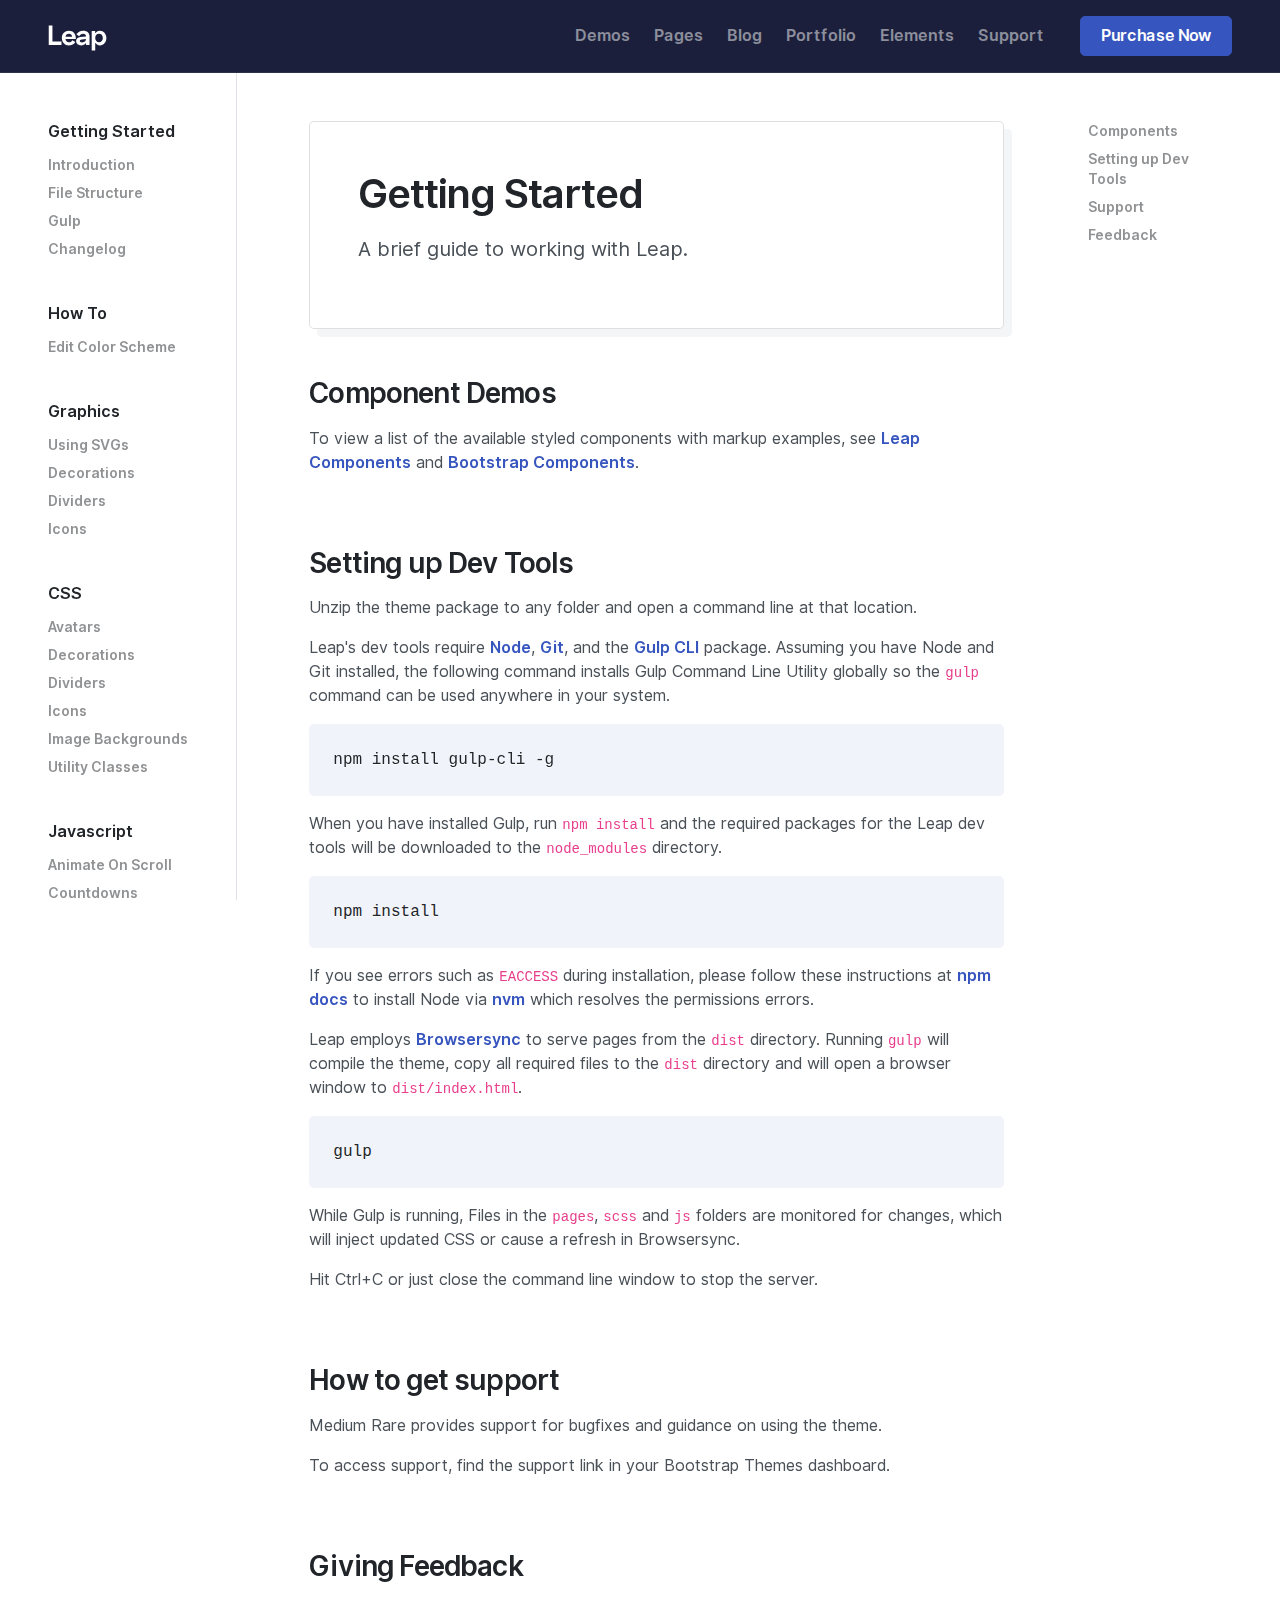
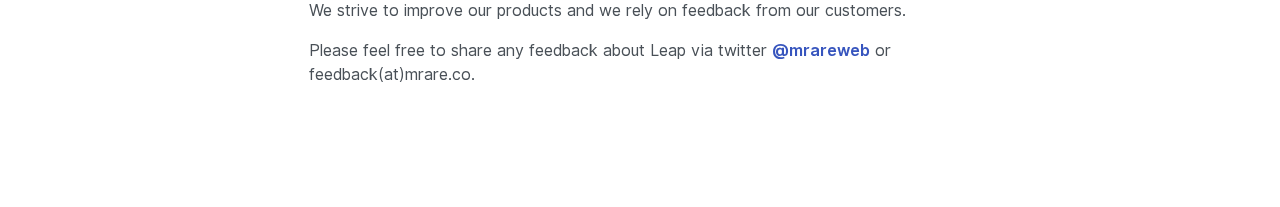
<file: documentation/index.html>
<!doctype html>
<html lang="en">

  <head>
    <meta charset="utf-8">
    <title>Leap Bootstrap Theme and HTML Template</title>
    <meta name="viewport" content="width=device-width, initial-scale=1.0">
    <meta name="description" content="A corporate Bootstrap theme by Medium Rare">
    <link href="../assets/css/loaders/loader-typing.css" rel="stylesheet" type="text/css" media="all" />
    <link href="../assets/css/theme.css" rel="stylesheet" type="text/css" media="all" />
    <link rel="preload" as="font" href="../assets/fonts/Inter-UI-upright.var.woff2" type="font/woff2" crossorigin="anonymous">
    <link rel="preload" as="font" href="../assets/fonts/Inter-UI.var.woff2" type="font/woff2" crossorigin="anonymous">
  </head>

  <body data-smooth-scroll-offset="120">
    <div class="loader">
      <div class="loading-animation"></div>
    </div>

    <div class="navbar-container ">
      <nav class="navbar navbar-expand-lg navbar-dark bg-primary-3" data-sticky="top">
        <div class="container-fluid">
          <a class="navbar-brand fade-page" href="../index.html">
            <img src="../assets/img/logo-white.svg" alt="Leap">
          </a>
          <button class="navbar-toggler" type="button" data-toggle="collapse" data-target=".navbar-collapse" aria-expanded="false" aria-label="Toggle navigation">
            <img class="icon navbar-toggler-open" src="../assets/img/icons/interface/menu.svg" alt="menu interface icon" data-inject-svg />
            <img class="icon navbar-toggler-close" src="../assets/img/icons/interface/cross.svg" alt="cross interface icon" data-inject-svg />
          </button>
          <div class="collapse navbar-collapse justify-content-end">
            <div class="py-2 py-lg-0">
              <ul class="navbar-nav">
                <li class="nav-item dropdown">
                  <a href="#" class="nav-link dropdown-toggle" data-toggle="dropdown-grid" aria-expanded="false" aria-haspopup="true">Demos</a>
                  <div class="dropdown-menu row">
                    <div class="col-auto" data-dropdown-content>
                      <div class="dropdown-grid-menu"><a href="../home-course.html" class="dropdown-item fade-page">Course</a><a href="../home-coworking.html" class="dropdown-item fade-page">Coworking<span class="badge badge-primary ml-2">New</span></a><a href="../home-cryptocurrency.html"
                        class="dropdown-item fade-page">Cryptocurrency</a><a href="../home-desktop-app.html" class="dropdown-item fade-page">Desktop App</a><a href="../home-event.html" class="dropdown-item fade-page">Event</a><a href="../home-mobile-app.html"
                        class="dropdown-item fade-page">Mobile App</a><a href="../home-portfolio.html" class="dropdown-item fade-page">Portfolio</a><a href="../home-saas.html" class="dropdown-item fade-page">SaaS</a><a href="../home-saas-trend.html" class="dropdown-item fade-page">SaaS - Trend</a>
                        <a
                        href="../home-software-library.html" class="dropdown-item fade-page">Software Library</a>
                      </div>
                    </div>
                  </div>
                </li>
                <li class="nav-item dropdown">
                  <a href="#" class="nav-link dropdown-toggle" data-toggle="dropdown-grid" aria-expanded="false" aria-haspopup="true">Pages</a>
                  <div class="dropdown-menu row">
                    <div class="col-auto" data-dropdown-content>
                      <div class="dropdown-grid-menu"><a href="../about-company.html" class="dropdown-item fade-page">About Company</a>
                        <div class="dropdown">
                          <a href="#" class="dropdown-item dropdown-toggle" data-toggle="dropdown-grid" aria-expanded="false" aria-haspopup="true">
                            <span>Careers</span>
                            <img class="icon bg-dark opacity-20" src="../assets/img/icons/interface/arrow-caret.svg" alt="arrow-caret interface icon" data-inject-svg />
                          </a>
                          <div class="dropdown-menu row">
                            <div class="col-auto" data-dropdown-content>
                              <div class="dropdown-grid-menu"><a href="../careers.html" class="dropdown-item fade-page">Careers</a><a href="../career-single.html" class="dropdown-item fade-page">Career Single</a>
                              </div>
                            </div>
                          </div>
                        </div>
                        <div class="dropdown">
                          <a href="#" class="dropdown-item dropdown-toggle" data-toggle="dropdown-grid" aria-expanded="false" aria-haspopup="true">
                            <span>Contact</span>
                            <img class="icon bg-dark opacity-20" src="../assets/img/icons/interface/arrow-caret.svg" alt="arrow-caret interface icon" data-inject-svg />
                          </a>
                          <div class="dropdown-menu row">
                            <div class="col-auto" data-dropdown-content>
                              <div class="dropdown-grid-menu"><a href="../contact.html" class="dropdown-item fade-page">Contact</a><a href="../contact-multiple-locations.html" class="dropdown-item fade-page">Contact - Multiple Locations</a>
                              </div>
                            </div>
                          </div>
                        </div>
                        <div class="dropdown">
                          <a href="#" class="dropdown-item dropdown-toggle" data-toggle="dropdown-grid" aria-expanded="false" aria-haspopup="true">
                            <span>Customers</span>
                            <img class="icon bg-dark opacity-20" src="../assets/img/icons/interface/arrow-caret.svg" alt="arrow-caret interface icon" data-inject-svg />
                          </a>
                          <div class="dropdown-menu row">
                            <div class="col-auto" data-dropdown-content>
                              <div class="dropdown-grid-menu"><a href="../customer-stories.html" class="dropdown-item fade-page">Customer Stories</a><a href="../customer-story.html" class="dropdown-item fade-page">Customer Story</a>
                              </div>
                            </div>
                          </div>
                        </div>
                        <div class="dropdown">
                          <a href="#" class="dropdown-item dropdown-toggle" data-toggle="dropdown-grid" aria-expanded="false" aria-haspopup="true">
                            <span>Knowledgebase</span>
                            <img class="icon bg-dark opacity-20" src="../assets/img/icons/interface/arrow-caret.svg" alt="arrow-caret interface icon" data-inject-svg />
                          </a>
                          <div class="dropdown-menu row">
                            <div class="col-auto" data-dropdown-content>
                              <div class="dropdown-grid-menu"><a href="../knowledgebase.html" class="dropdown-item fade-page">Knowledgebase</a><a href="../knowledgebase-category.html" class="dropdown-item fade-page">Knowledgebase Category</a><a href="../knowledgebase-article.html" class="dropdown-item fade-page">Knowledgebase Article</a>
                              </div>
                            </div>
                          </div>
                        </div>
                        <div class="dropdown">
                          <a href="#" class="dropdown-item dropdown-toggle" data-toggle="dropdown-grid" aria-expanded="false" aria-haspopup="true">
                            <span>Pricing</span>
                            <img class="icon bg-dark opacity-20" src="../assets/img/icons/interface/arrow-caret.svg" alt="arrow-caret interface icon" data-inject-svg />
                          </a>
                          <div class="dropdown-menu row">
                            <div class="col-auto" data-dropdown-content>
                              <div class="dropdown-grid-menu"><a href="../pricing-plans.html" class="dropdown-item fade-page">Pricing Plans</a><a href="../pricing-plans-table.html" class="dropdown-item fade-page">Pricing Plans Table</a><a href="../pricing-slider.html" class="dropdown-item fade-page">Pricing Slider</a>
                              </div>
                            </div>
                          </div>
                        </div>
                        <div class="dropdown">
                          <a href="#" class="dropdown-item dropdown-toggle" data-toggle="dropdown-grid" aria-expanded="false" aria-haspopup="true">
                            <span>Utility</span>
                            <img class="icon bg-dark opacity-20" src="../assets/img/icons/interface/arrow-caret.svg" alt="arrow-caret interface icon" data-inject-svg />
                          </a>
                          <div class="dropdown-menu row">
                            <div class="col-auto" data-dropdown-content>
                              <div class="dropdown-grid-menu"><a href="../404.html" class="dropdown-item fade-page">404</a><a href="../utility-coming-soon-subscribe.html" class="dropdown-item fade-page">Coming Soon - Subscribe</a><a href="../utility-coming-soon.html" class="dropdown-item fade-page">Coming Soon</a>
                                <a
                                href="../utility-confirmation-download.html" class="dropdown-item fade-page">Confirmation - Download</a><a href="../utility-confirmation-subscription.html" class="dropdown-item fade-page">Confirmation - Subscription</a><a href="../utility-legal.html" class="dropdown-item fade-page">Legal</a>
                              </div>
                            </div>
                          </div>
                        </div>
                        <div class="dropdown">
                          <a href="#" class="dropdown-item dropdown-toggle" data-toggle="dropdown-grid" aria-expanded="false" aria-haspopup="true">
                            <span>Account</span>
                            <img class="icon bg-dark opacity-20" src="../assets/img/icons/interface/arrow-caret.svg" alt="arrow-caret interface icon" data-inject-svg />
                          </a>
                          <div class="dropdown-menu row">
                            <div class="col-auto" data-dropdown-content>
                              <div class="dropdown-grid-menu"><a href="../account-onboarding.html" class="dropdown-item fade-page">Onboarding</a><a href="../account-sign-in.html" class="dropdown-item fade-page">Sign In</a><a href="../account-sign-up.html" class="dropdown-item fade-page">Sign Up</a>
                                <a
                                href="../account-sign-up-image.html" class="dropdown-item fade-page">Sign Up Image</a><a href="../account-forgot-password.html" class="dropdown-item fade-page">Forgot Password</a>
                              </div>
                            </div>
                          </div>
                        </div>
                      </div>
                    </div>
                  </div>
                </li>
                <li class="nav-item dropdown">
                  <a href="#" class="nav-link dropdown-toggle" data-toggle="dropdown-grid" aria-expanded="false" aria-haspopup="true">Blog</a>
                  <div class="dropdown-menu row">
                    <div class="col-auto" data-dropdown-content>
                      <div class="dropdown-grid-menu">
                        <div class="dropdown">
                          <a href="#" class="dropdown-item dropdown-toggle" data-toggle="dropdown-grid" aria-expanded="false" aria-haspopup="true">
                            <span>Blog Layouts</span>
                            <img class="icon bg-dark opacity-20" src="../assets/img/icons/interface/arrow-caret.svg" alt="arrow-caret interface icon" data-inject-svg />
                          </a>
                          <div class="dropdown-menu row">
                            <div class="col-auto" data-dropdown-content>
                              <div class="dropdown-grid-menu"><a href="../blog-cards.html" class="dropdown-item fade-page">Blog Cards</a><a href="../blog-masonry.html" class="dropdown-item fade-page">Blog Masonry</a><a href="../blog-sidebar.html" class="dropdown-item fade-page">Blog Sidebar</a>
                                <a
                                href="../blog-magazine.html" class="dropdown-item fade-page">Blog Magazine</a>
                              </div>
                            </div>
                          </div>
                        </div>
                        <div class="dropdown">
                          <a href="#" class="dropdown-item dropdown-toggle" data-toggle="dropdown-grid" aria-expanded="false" aria-haspopup="true">
                            <span>Article Layouts</span>
                            <img class="icon bg-dark opacity-20" src="../assets/img/icons/interface/arrow-caret.svg" alt="arrow-caret interface icon" data-inject-svg />
                          </a>
                          <div class="dropdown-menu row">
                            <div class="col-auto" data-dropdown-content>
                              <div class="dropdown-grid-menu"><a href="../blog-article.html" class="dropdown-item fade-page">Article Basic</a><a href="../blog-article-video.html" class="dropdown-item fade-page">Article Video</a><a href="../blog-article-image-header.html" class="dropdown-item fade-page">Article Image Header</a>
                                <a
                                href="../blog-article-image-header-parallax.html" class="dropdown-item fade-page">Article Image Parallax</a>
                              </div>
                            </div>
                          </div>
                        </div>
                      </div>
                    </div>
                  </div>
                </li>
                <li class="nav-item dropdown">
                  <a href="#" class="nav-link dropdown-toggle" data-toggle="dropdown-grid" aria-expanded="false" aria-haspopup="true">Portfolio</a>
                  <div class="dropdown-menu row">
                    <div class="col-auto" data-dropdown-content>
                      <div class="dropdown-grid-menu">
                        <div class="dropdown">
                          <a href="#" class="dropdown-item dropdown-toggle" data-toggle="dropdown-grid" aria-expanded="false" aria-haspopup="true">
                            <span>Grid Layouts</span>
                            <img class="icon bg-dark opacity-20" src="../assets/img/icons/interface/arrow-caret.svg" alt="arrow-caret interface icon" data-inject-svg />
                          </a>
                          <div class="dropdown-menu row">
                            <div class="col-auto" data-dropdown-content>
                              <div class="dropdown-grid-menu"><a href="../portfolio-2-columns.html" class="dropdown-item fade-page">2 Columns</a><a href="../portfolio-3-columns.html" class="dropdown-item fade-page">3 Columns</a><a href="../portfolio-4-columns.html" class="dropdown-item fade-page">4 Columns</a>
                              </div>
                            </div>
                          </div>
                        </div>
                        <div class="dropdown">
                          <a href="#" class="dropdown-item dropdown-toggle" data-toggle="dropdown-grid" aria-expanded="false" aria-haspopup="true">
                            <span>Project Layouts</span>
                            <img class="icon bg-dark opacity-20" src="../assets/img/icons/interface/arrow-caret.svg" alt="arrow-caret interface icon" data-inject-svg />
                          </a>
                          <div class="dropdown-menu row">
                            <div class="col-auto" data-dropdown-content>
                              <div class="dropdown-grid-menu"><a href="../portfolio-case-study.html" class="dropdown-item fade-page">Case Study</a><a href="../portfolio-single-sidebar.html" class="dropdown-item fade-page">Sidebar</a><a href="../portfolio-single-slider.html" class="dropdown-item fade-page">Slider</a>
                                <a
                                href="../portfolio-single-parallax.html" class="dropdown-item fade-page">Parallax</a>
                              </div>
                            </div>
                          </div>
                        </div>
                      </div>
                    </div>
                  </div>
                </li>
                <li class="nav-item dropdown">
                  <a href="#" class="nav-link dropdown-toggle" data-toggle="dropdown-grid" aria-expanded="false" aria-haspopup="true">Elements</a>
                  <div class="dropdown-menu bg-primary-3 text-light border-bottom">
                    <div class="container py-4" data-dropdown-content>
                      <div class="row w-100">
                        <div class="col-lg col-md-4 mb-3 mb-lg-0">
                          <h5>Base</h5>
                          <div><a class="dropdown-item fade-page" href="../elements-grid.html">Grid</a><a class="dropdown-item fade-page" href="../elements-forms.html">Forms</a><a class="dropdown-item fade-page" href="../elements-tables.html">Tables</a>
                            <a
                            class="dropdown-item fade-page" href="../elements-typography.html">Typography</a>
                          </div>
                        </div>
                        <div class="col-lg col-md-4 mb-3 mb-lg-0">
                          <h5>General</h5>
                          <div><a class="dropdown-item fade-page" href="../elements-alerts.html">Alerts</a><a class="dropdown-item fade-page" href="../elements-avatars.html">Avatars</a><a class="dropdown-item fade-page" href="../elements-badges.html">Badges</a>
                            <a
                            class="dropdown-item fade-page" href="../elements-breadcrumbs.html">Breadcrumbs</a><a class="dropdown-item fade-page" href="../elements-buttons.html">Buttons</a><a class="dropdown-item fade-page" href="../elements-cards.html">Cards</a><a class="dropdown-item fade-page" href="../elements-dropdowns-bootstrap.html">Dropdowns Bootstrap</a>
                              <a
                              class="dropdown-item fade-page" href="../elements-dropdowns-grid.html">Dropdowns Grid</a><a class="dropdown-item fade-page" href="../elements-footers.html">Footers</a><a class="dropdown-item fade-page" href="../elements-navbars.html">Navigation</a><a class="dropdown-item fade-page" href="../elements-tooltips.html">Tooltips</a>
                                <a
                                class="dropdown-item fade-page" href="../elements-toasts.html">Toasts</a><a class="dropdown-item fade-page" href="../elements-widgets.html">Widgets</a>
                          </div>
                        </div>
                        <div class="col-lg col-md-4 mb-3 mb-lg-0">
                          <h5>Graphic</h5>
                          <div><a class="dropdown-item fade-page" href="../elements-decorations.html">Decorations</a><a class="dropdown-item fade-page" href="../elements-dividers.html">Dividers</a><a class="dropdown-item fade-page" href="../elements-icons.html">Icons</a>
                            <a
                            class="dropdown-item fade-page" href="../elements-icons-reference.html">Icons Reference</a><a class="dropdown-item fade-page" href="../elements-processes.html">Processes</a><a class="dropdown-item fade-page" href="../elements-progress.html">Progress</a><a class="dropdown-item fade-page" href="../elements-pricing.html">Pricing</a>
                          </div>
                        </div>
                        <div class="col-lg col-md-4 mb-3 mb-lg-0">
                          <h5>Media</h5>
                          <div><a class="dropdown-item fade-page" href="../elements-fancybox.html">Fancybox</a><a class="dropdown-item fade-page" href="../elements-isotope.html">Isotope</a><a class="dropdown-item fade-page" href="../elements-maps.html">Maps</a>
                            <a
                            class="dropdown-item fade-page" href="../elements-flickity.html">Slider Flickity</a><a class="dropdown-item fade-page" href="../elements-twitter.html">Twitter Feeds</a><a class="dropdown-item fade-page" href="../elements-video-players.html">Video Players</a><a class="dropdown-item fade-page"
                              href="../elements-video-backgrounds.html">Video Backgrounds</a>
                          </div>
                        </div>
                        <div class="col-lg col-md-4 mb-3 mb-lg-0">
                          <h5>Interactive</h5>
                          <div><a class="dropdown-item fade-page" href="../elements-animations.html">Animations</a><a class="dropdown-item fade-page" href="../elements-accordions.html">Accordion</a><a class="dropdown-item fade-page" href="../elements-counters.html">Counters</a>
                            <a
                            class="dropdown-item fade-page" href="../elements-countdown.html">Countdown</a><a class="dropdown-item fade-page" href="../elements-date-picker.html">Date Picker</a><a class="dropdown-item fade-page" href="../elements-modals.html">Modals</a><a class="dropdown-item fade-page" href="../elements-navs.html">Tabs (Nav)</a>
                              <a
                              class="dropdown-item fade-page" href="../elements-typed-text.html">Typed Text</a><a class="dropdown-item fade-page" href="../elements-parallax.html">Parallax</a><a class="dropdown-item fade-page" href="../elements-popovers.html">Popovers</a><a class="dropdown-item fade-page" href="../elements-wizards.html">Wizards</a>
                          </div>
                        </div>
                      </div>
                    </div>
                  </div>
                </li>
                <li class="nav-item dropdown">
                  <a href="#" class="nav-link dropdown-toggle" data-toggle="dropdown-grid" aria-expanded="false" aria-haspopup="true">Support</a>
                  <div class="dropdown-menu row">
                    <div class="col-auto px-0" data-dropdown-content>
                      <div class="bg-white rounded border shadow-lg o-hidden">
                        <div class="p-3">
                          <h6 class="mb-0">Product Support</h6>
                        </div>
                        <div class="list-group list-group-flush">
                          <a href="../documentation/index.html" target="_blank" class="list-group-item list-group-item-action d-flex align-items-center p-3">
                            <img class="icon icon-md" src="../assets/img/icons/theme/files/selected-file.svg" alt="selected-file icon" data-inject-svg />
                            <div class="text-body ml-3">
                              <span>Documentation</span>
                              <div class="text-small text-muted">Get all the information you need</div>
                            </div>
                          </a>
                          <a href="https://themes.zendesk.com/hc/en-us/articles/360000006291-How-do-I-get-help-with-the-theme-I-purchased-" target="_blank" class="list-group-item list-group-item-action d-flex align-items-center p-3">
                            <img class="icon icon-md" src="../assets/img/icons/theme/communication/chat-4.svg" alt="chat-4 icon" data-inject-svg />
                            <div class="text-body ml-3">
                              <span>Looking for answers?</span>
                              <div class="text-small text-muted">Get support</div>
                            </div>
                          </a>
                        </div>
                      </div>
                    </div>
                  </div>
                </li>
              </ul>
            </div><a href="#" class="btn btn-primary ml-lg-3">Purchase Now</a>

          </div>
        </div>
      </nav>
    </div>

    <button class="btn btn-lg btn-primary btn-block rounded-0 d-md-none" type="button" data-toggle="collapse" data-target="#docs-index" aria-expanded="false" aria-controls="docs-index">
      <img class="icon" src="../assets/img/icons/interface/menu.svg" alt="menu interface icon" data-inject-svg />
      <span>Toggle Docs Index</span>
    </button>
    <section class="container-fluid py-0">
      <div class="row">
        <div class="col-12 col-md-3 col-lg-2 border-right pt-3 pt-md-5 docs-sidebar">
          <div id="docs-index" class="collapse">

            <div class="mb-3 mb-md-4">
              <h6 class="mb-2">Getting Started</h6>
              <ul class="nav flex-column">

                <li class="nav-item">
                  <a href="index.html" class="nav-link text-small">Introduction </a>

                </li>

                <li class="nav-item">
                  <a href="file-structure.html" class="nav-link text-small">File Structure </a>

                </li>

                <li class="nav-item">
                  <a href="gulp.html" class="nav-link text-small">Gulp </a>

                </li>

                <li class="nav-item">
                  <a href="changelog.html" class="nav-link text-small">Changelog </a>

                </li>

              </ul>
            </div>

            <div class="mb-3 mb-md-4">
              <h6 class="mb-2">How To</h6>
              <ul class="nav flex-column">

                <li class="nav-item">
                  <a href="how-to-edit-color-scheme.html" class="nav-link text-small">Edit Color Scheme </a>

                </li>

              </ul>
            </div>

            <div class="mb-3 mb-md-4">
              <h6 class="mb-2">Graphics</h6>
              <ul class="nav flex-column">

                <li class="nav-item">
                  <a href="graphics-svg.html" class="nav-link text-small">Using SVGs </a>

                </li>

                <li class="nav-item">
                  <a href="graphics-decorations.html" class="nav-link text-small">Decorations </a>

                </li>

                <li class="nav-item">
                  <a href="graphics-dividers.html" class="nav-link text-small">Dividers </a>

                </li>

                <li class="nav-item">
                  <a href="graphics-icons.html" class="nav-link text-small">Icons </a>

                </li>

              </ul>
            </div>

            <div class="mb-3 mb-md-4">
              <h6 class="mb-2">CSS</h6>
              <ul class="nav flex-column">

                <li class="nav-item">
                  <a href="css-avatars.html" class="nav-link text-small">Avatars </a>

                </li>

                <li class="nav-item">
                  <a href="css-decorations.html" class="nav-link text-small">Decorations </a>

                </li>

                <li class="nav-item">
                  <a href="css-dividers.html" class="nav-link text-small">Dividers </a>

                </li>

                <li class="nav-item">
                  <a href="css-icons.html" class="nav-link text-small">Icons </a>

                </li>

                <li class="nav-item">
                  <a href="css-image-backgrounds.html" class="nav-link text-small">Image Backgrounds </a>

                </li>

                <li class="nav-item">
                  <a href="css-utility-classes.html" class="nav-link text-small">Utility Classes </a>

                </li>

              </ul>
            </div>

            <div class="mb-3 mb-md-4">
              <h6 class="mb-2">Javascript</h6>
              <ul class="nav flex-column">

                <li class="nav-item">
                  <a href="js-aos.html" class="nav-link text-small">Animate On Scroll </a>

                </li>

                <li class="nav-item">
                  <a href="js-countdown.html" class="nav-link text-small">Countdowns </a>

                </li>

                <li class="nav-item">
                  <a href="js-countup.html" class="nav-link text-small">Counters </a>

                </li>

                <li class="nav-item">
                  <a href="js-prism.html" class="nav-link text-small">Code Highlighting </a>

                </li>

                <li class="nav-item">
                  <a href="js-dropdown-grid.html" class="nav-link text-small">Dropdowns (Grid) </a>

                </li>

                <li class="nav-item">
                  <a href="js-fancybox.html" class="nav-link text-small">Fancybox (Lightbox) </a>

                </li>

                <li class="nav-item">
                  <a href="js-flatpickr.html" class="nav-link text-small">Flatpickr </a>

                </li>

                <li class="nav-item">
                  <a href="js-flickity.html" class="nav-link text-small">Flickity (Slider) </a>

                </li>

                <li class="nav-item">
                  <a href="#forms-collapse" class="nav-link text-small" data-toggle="collapse" role="button" aria-expanded="false" aria-controls="forms-collapse">Forms <img class="bg-dark icon" src="../assets/img/icons/interface/arrow-caret.svg" alt="arrow-caret interface icon" data-inject-svg /></a>

                  <ul class="nav flex-column collapse pl-3" id="forms-collapse">

                    <li class="nav-item">
                      <a href="js-form-email.html" class="nav-link text-small">Client Side</a>
                    </li>

                    <li class="nav-item">
                      <a href="js-form-swiftmailer.html" class="nav-link text-small">Send to Email</a>
                    </li>

                    <li class="nav-item">
                      <a href="js-form-mailchimp.html" class="nav-link text-small">Send to MailChimp</a>
                    </li>

                    <li class="nav-item">
                      <a href="js-recaptcha-v2.html" class="nav-link text-small">reCAPTCHA</a>
                    </li>

                  </ul>

                </li>

                <li class="nav-item">
                  <a href="js-maps.html" class="nav-link text-small">Google Maps </a>

                </li>

                <li class="nav-item">
                  <a href="js-isotope.html" class="nav-link text-small">Isotope (Masonry Layout) </a>

                </li>

                <li class="nav-item">
                  <a href="#navs-bars-collapse" class="nav-link text-small" data-toggle="collapse" role="button" aria-expanded="false" aria-controls="navs-bars-collapse">Navs Bars <img class="bg-dark icon" src="../assets/img/icons/interface/arrow-caret.svg" alt="arrow-caret interface icon" data-inject-svg /></a>

                  <ul class="nav flex-column collapse pl-3" id="navs-bars-collapse">

                    <li class="nav-item">
                      <a href="js-overlay-nav.html" class="nav-link text-small">Overlay</a>
                    </li>

                    <li class="nav-item">
                      <a href="js-sticky.html" class="nav-link text-small">Sticky</a>
                    </li>

                  </ul>

                </li>

                <li class="nav-item">
                  <a href="js-jarallax.html" class="nav-link text-small">Parallax </a>

                </li>

                <li class="nav-item">
                  <a href="js-loading-animations.html" class="nav-link text-small">Page Load Animations </a>

                </li>

                <li class="nav-item">
                  <a href="js-fade-page.html" class="nav-link text-small">Page Transitions </a>

                </li>

                <li class="nav-item">
                  <a href="js-ion-rangeslider.html" class="nav-link text-small">Range Sliders </a>

                </li>

                <li class="nav-item">
                  <a href="js-reading-position.html" class="nav-link text-small">Scroll Progress Bar </a>

                </li>

                <li class="nav-item">
                  <a href="js-smooth-scroll.html" class="nav-link text-small">Smooth Scroll </a>

                </li>

                <li class="nav-item">
                  <a href="js-svg-injector.html" class="nav-link text-small">SVGInjector </a>

                </li>

                <li class="nav-item">
                  <a href="js-twitter-fetcher.html" class="nav-link text-small">Twitter Feeds </a>

                </li>

                <li class="nav-item">
                  <a href="js-typed-text.html" class="nav-link text-small">Typed Text </a>

                </li>

                <li class="nav-item">
                  <a href="js-plyr.html" class="nav-link text-small">Video Players </a>

                </li>

                <li class="nav-item">
                  <a href="js-wizard.html" class="nav-link text-small">Wizards </a>

                </li>

              </ul>
            </div>

            <div class="mb-3 mb-md-4">
              <h6 class="mb-2">PHP</h6>
              <ul class="nav flex-column">

                <li class="nav-item">
                  <a href="php-mailchimp.html" class="nav-link text-small">Mailchimp Form Handler </a>

                </li>

                <li class="nav-item">
                  <a href="php-swiftmailer.html" class="nav-link text-small">Email Form Handler </a>

                </li>

              </ul>
            </div>

            <div class="mb-3 mb-md-4">
              <h6 class="mb-2">Bootstrap</h6>
              <ul class="nav flex-column">

                <li class="nav-item">
                  <a href="http://getbootstrap.com/docs/4.3/components/alerts/" class="nav-link text-small" target="_blank">Alerts </a>

                </li>

                <li class="nav-item">
                  <a href="http://getbootstrap.com/docs/4.3/components/badge/" class="nav-link text-small" target="_blank">Badges </a>

                </li>

                <li class="nav-item">
                  <a href="http://getbootstrap.com/docs/4.3/components/breadcrumb/" class="nav-link text-small" target="_blank">Breadcrumbs </a>

                </li>

                <li class="nav-item">
                  <a href="http://getbootstrap.com/docs/4.3/components/buttons/" class="nav-link text-small" target="_blank">Buttons </a>

                </li>

                <li class="nav-item">
                  <a href="http://getbootstrap.com/docs/4.3/components/card/" class="nav-link text-small" target="_blank">Cards </a>

                </li>

                <li class="nav-item">
                  <a href="http://getbootstrap.com/docs/4.3/components/dropdowns/" class="nav-link text-small" target="_blank">Dropdowns </a>

                </li>

                <li class="nav-item">
                  <a href="http://getbootstrap.com/docs/4.3/components/forms/" class="nav-link text-small" target="_blank">Forms </a>

                </li>

                <li class="nav-item">
                  <a href="http://getbootstrap.com/docs/4.3/layout/grid/" class="nav-link text-small" target="_blank">Grid System </a>

                </li>

                <li class="nav-item">
                  <a href="http://getbootstrap.com/docs/4.3/components/modal/" class="nav-link text-small" target="_blank">Modals </a>

                </li>

                <li class="nav-item">
                  <a href="http://getbootstrap.com/docs/4.3/components/navbar/" class="nav-link text-small" target="_blank">Navbars </a>

                </li>

                <li class="nav-item">
                  <a href="http://getbootstrap.com/docs/4.3/components/navs/" class="nav-link text-small" target="_blank">Navs </a>

                </li>

                <li class="nav-item">
                  <a href="http://getbootstrap.com/docs/4.3/components/popovers/" class="nav-link text-small" target="_blank">Popovers </a>

                </li>

                <li class="nav-item">
                  <a href="http://getbootstrap.com/docs/4.3/components/progress/" class="nav-link text-small" target="_blank">Progress </a>

                </li>

                <li class="nav-item">
                  <a href="http://getbootstrap.com/docs/4.3/content/tables/" class="nav-link text-small" target="_blank">Tables </a>

                </li>

                <li class="nav-item">
                  <a href="http://getbootstrap.com/docs/4.3/components/toasts/" class="nav-link text-small" target="_blank">Toasts </a>

                </li>

                <li class="nav-item">
                  <a href="http://getbootstrap.com/docs/4.3/components/tooltips/" class="nav-link text-small" target="_blank">Tooltips </a>

                </li>

                <li class="nav-item">
                  <a href="http://getbootstrap.com/docs/4.3/content/typography/" class="nav-link text-small" target="_blank">Typography </a>

                </li>

              </ul>
            </div>

          </div>
        </div>
        <div class="col-md-9 col-lg-10">
          <div class="row">
            <div class="col-xl-10 col-lg-9 px-xl-6 px-lg-4 px-md-3 py-md-5">
              <div class="card card-body card-lg shadow-3d rounded-sm mb-4 mb-md-5">
                <h1>Getting Started</h1>
                <div class="lead">
                  <p>A brief guide to working with Leap.</p>
                </div>
              </div>

              <article id="components" class="mb-4 mb-md-6">
                <h3> <p>Component Demos</p>
 </h3>
                <div>
                  <p>To view a list of the available styled components with markup examples, see <a href="../components-leap.html">Leap Components</a> and <a href="https://getbootstrap.com/docs/4.3/components/alerts/" target="_blank">Bootstrap Components</a>.</p>

                </div>
              </article>

              <article id="setting-up-dev-tools" class="mb-4 mb-md-6">
                <h3> <p>Setting up Dev Tools</p>
 </h3>
                <div>
                  <p>Unzip the theme package to any folder and open a command line at that location.</p>
                  <p>Leap&#39;s dev tools require <a href="https://nodejs.org/">Node</a>, <a href="https://www.atlassian.com/git/tutorials/install-git">Git</a>, and the <a href="https://gulpjs.com/">Gulp CLI</a> package. Assuming you have Node and Git installed,
                    the following command installs Gulp Command Line Utility globally so the <code>gulp</code> command can be used anywhere in your system.</p>
                  <pre><code class="language-bash">npm install gulp-cli -g</code></pre>
                  <p>When you have installed Gulp, run <code>npm install</code> and the required packages for the Leap dev tools will be downloaded to the <code>node_modules</code> directory.</p>
                  <pre><code class="language-bash">npm install</code></pre>
                  <p>If you see errors such as <code>EACCESS</code> during installation, please follow these instructions at <a href="https://docs.npmjs.com/resolving-eacces-permissions-errors-when-installing-packages-globally" target="_blank">npm docs</a> to
                    install Node via <a href="https://github.com/creationix/nvm/blob/master/README.md" target="_blank">nvm</a> which resolves the permissions errors.</p>
                  <p>Leap employs <a href="https://www.browsersync.io/">Browsersync</a> to serve pages from the <code>dist</code> directory. Running <code>gulp</code> will compile the theme, copy all required files to the <code>dist</code> directory and will open
                    a browser window to <code>dist/index.html</code>.</p>
                  <pre><code class="language-bash">gulp</code></pre>
                  <p>While Gulp is running, Files in the <code>pages</code>, <code>scss</code> and <code>js</code> folders are monitored for changes, which will inject updated CSS or cause a refresh in Browsersync.</p>
                  <p>Hit Ctrl+C or just close the command line window to stop the server.</p>

                </div>
              </article>

              <article id="support" class="mb-4 mb-md-6">
                <h3> <p>How to get support</p>
 </h3>
                <div>
                  <p>Medium Rare provides support for bugfixes and guidance on using the theme.</p>
                  <p>To access support, find the support link in your Bootstrap Themes dashboard.</p>

                </div>
              </article>

              <article id="feedback" class="mb-4 mb-md-6">
                <h3> <p>Giving Feedback</p>
 </h3>
                <div>
                  <p>We strive to improve our products and we rely on feedback from our customers.</p>
                  <p>Please feel free to share any feedback about Leap via twitter <a href="https://twitter.com/mrareweb">@mrareweb</a> or feedback(at)mrare.co.</p>

                </div>
              </article>

            </div>
            <div class="col-xl-2 col-lg-3 d-none d-lg-block py-md-5 docs-sidebar">
              <ul class="nav flex-column">

                <li class="nav-item">
                  <a href="#components" class="nav-link text-small" data-smooth-scroll>Components</a>
                </li>

                <li class="nav-item">
                  <a href="#setting-up-dev-tools" class="nav-link text-small" data-smooth-scroll>Setting up Dev Tools</a>
                </li>

                <li class="nav-item">
                  <a href="#support" class="nav-link text-small" data-smooth-scroll>Support</a>
                </li>

                <li class="nav-item">
                  <a href="#feedback" class="nav-link text-small" data-smooth-scroll>Feedback</a>
                </li>

              </ul>
            </div>
          </div>

        </div>
      </div>
    </section>

    <!-- Required vendor scripts (Do not remove) -->
    <script type="text/javascript" src="../assets/js/jquery.min.js"></script>
    <script type="text/javascript" src="../assets/js/popper.min.js"></script>
    <script type="text/javascript" src="../assets/js/bootstrap.js"></script>

    <!-- Optional Vendor Scripts (Remove the plugin script here and comment initializer script out of index.js if site does not use that feature) -->

    <!-- AOS (Animate On Scroll - animates elements into view while scrolling down) -->
    <script type="text/javascript" src="../assets/js/aos.js"></script>
    <!-- Clipboard (copies content from browser into OS clipboard) -->
    <script type="text/javascript" src="../assets/js/clipboard.min.js"></script>
    <!-- Fancybox (handles image and video lightbox and galleries) -->
    <script type="text/javascript" src="../assets/js/jquery.fancybox.min.js"></script>
    <!-- Flatpickr (calendar/date/time picker UI) -->
    <script type="text/javascript" src="../assets/js/flatpickr.min.js"></script>
    <!-- Flickity (handles touch enabled carousels and sliders) -->
    <script type="text/javascript" src="../assets/js/flickity.pkgd.min.js"></script>
    <!-- Ion rangeSlider (flexible and pretty range slider elements) -->
    <script type="text/javascript" src="../assets/js/ion.rangeSlider.min.js"></script>
    <!-- Isotope (masonry layouts and filtering) -->
    <script type="text/javascript" src="../assets/js/isotope.pkgd.min.js"></script>
    <!-- jarallax (parallax effect and video backgrounds) -->
    <script type="text/javascript" src="../assets/js/jarallax.min.js"></script>
    <script type="text/javascript" src="../assets/js/jarallax-video.min.js"></script>
    <script type="text/javascript" src="../assets/js/jarallax-element.min.js"></script>
    <!-- jQuery Countdown (displays countdown text to a specified date) -->
    <script type="text/javascript" src="../assets/js/jquery.countdown.min.js"></script>
    <!-- jQuery smartWizard facilitates steppable wizard content -->
    <script type="text/javascript" src="../assets/js/jquery.smartWizard.min.js"></script>
    <!-- Plyr (unified player for Video, Audio, Vimeo and Youtube) -->
    <script type="text/javascript" src="../assets/js/plyr.polyfilled.min.js"></script>
    <!-- Prism (displays formatted code boxes) -->
    <script type="text/javascript" src="../assets/js/prism.js"></script>
    <!-- ScrollMonitor (manages events for elements scrolling in and out of view) -->
    <script type="text/javascript" src="../assets/js/scrollMonitor.js"></script>
    <!-- Smooth scroll (animation to links in-page)-->
    <script type="text/javascript" src="../assets/js/smooth-scroll.polyfills.min.js"></script>
    <!-- SVGInjector (replaces img tags with SVG code to allow easy inclusion of SVGs with the benefit of inheriting colors and styles)-->
    <script type="text/javascript" src="../assets/js/svg-injector.umd.production.js"></script>
    <!-- TwitterFetcher (displays a feed of tweets from a specified account)-->
    <script type="text/javascript" src="../assets/js/twitterFetcher_min.js"></script>
    <!-- Typed text (animated typing effect)-->
    <script type="text/javascript" src="../assets/js/typed.min.js"></script>
    <!-- Required theme scripts (Do not remove) -->
    <script type="text/javascript" src="../assets/js/theme.js"></script>
    <!-- Removes page load animation when window is finished loading -->
    <script type="text/javascript">
      window.addEventListener("load", function () {    document.querySelector('body').classList.add('loaded');  });
    </script>

  </body>

</html>
</file>
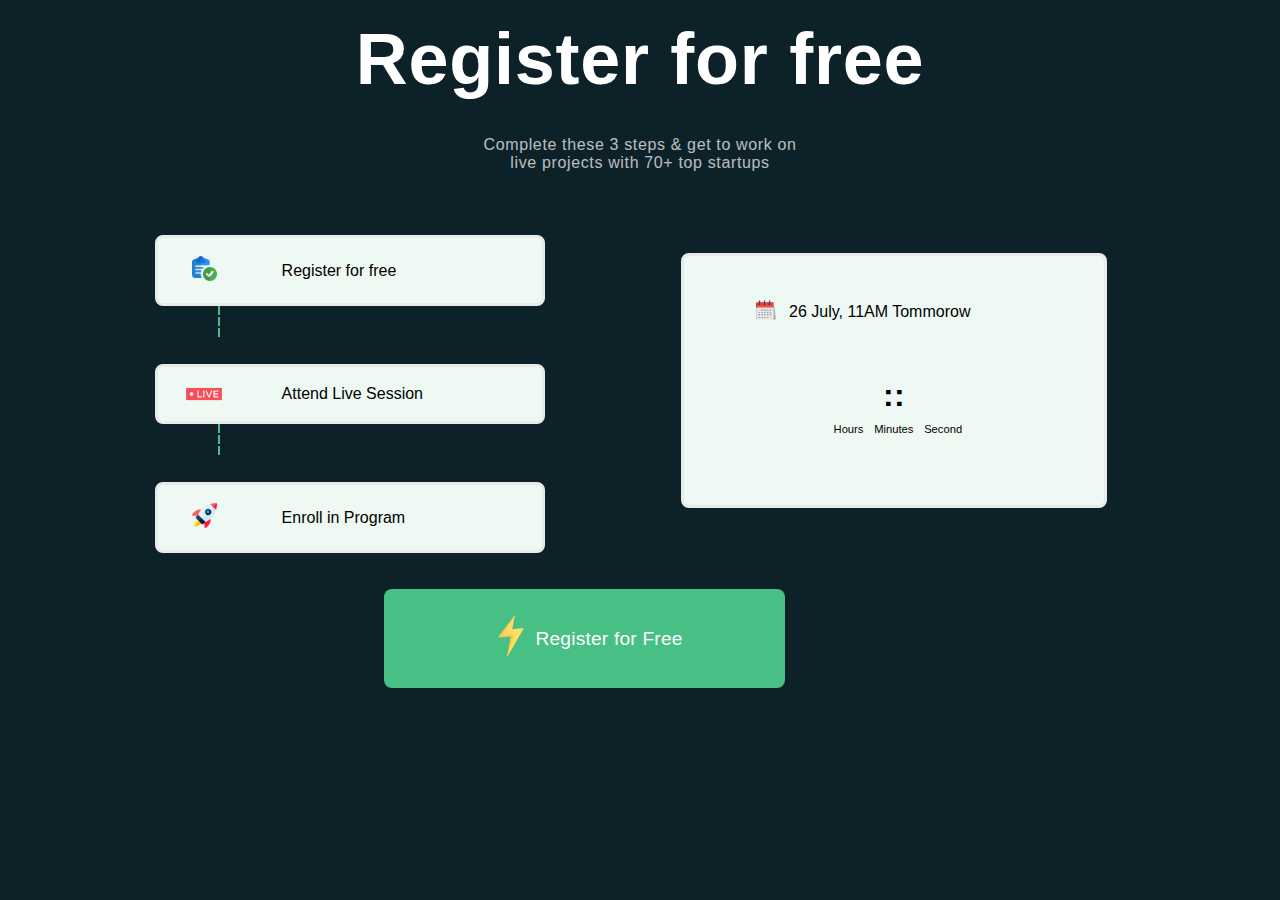
<file: register.html>
<!DOCTYPE html>
<html>

<head>
  
    <meta charset="utf-8" />
    <title>Congratulation</title>
    <meta content="Congratulation" property="og:title" />
    <meta content="Congratulation" property="twitter:title" />
    <meta content="width=device-width, initial-scale=1" name="viewport" />
    <meta content="Webflow" name="generator" />
    <link href="./reg.css" rel="stylesheet" type="text/css" />
    <link
      rel="icon"
      type="image/png"
      href="assets/img/trainity/favicon-32x32.png"
    />
</head>

<body>
  <div class="main-page">
    <div class="header" style="color: #fff;">Register for free</div>
    <div class="header-sub">
      <span class="text-sub" style="color: #fff;">
        Complete these 3 steps & get to work on live projects
        with 70+ top startups</span>
    </div>
    <div class="sub-grid">
      <div class="">
        <div class="box">
          <div><img src="./regAssets/icon1.png" class="img-box" /></div>
          <div class="right-side" >Register for free</div>
        </div>
        <div class="vertical-line"></div>
        <div class="vertical-line"></div>
        <div class="vertical-line"></div>

        <div class="box">
          <div><img src="./regAssets/icon2.png" style="width: 40px; padding-top: 0.5vh;" /></div>
          <div class="right-side">Attend Live Session</div>
        </div>
        <div class="vertical-line"></div>
        <div class="vertical-line"></div>
        <div class="vertical-line"></div>

        <div class="box">
          <div><img src="./regAssets/icon3.png" class="img-box" /></div>
          <div class="right-side">Enroll in Program</div>
        </div>
      </div>
      <div class="box-right">
        <div class="calendar">
          <div class="image-calender"> <img src="./regAssets/icon5.png" style="width: 20px; " />
          </div>
          <div class="time-calender">
            <span id="date-and-time">
            </span> 11AM <span id="tod-tom"></span>
          </div>
        </div>
        <div>
          <div class="countdown"> <span id="hours"></span>:<span id="minutes"></span>:<span id="secs"></span> </div>
          <div class="countdown-names"> <span class="names">Hours</span> <span class="names">Minutes</span> <span
              class="names">Second</span> </div>
        </div>
      </div>
    </div>
    <div class="botton-sec"><button class="button">
        <div class="mobile-view"><img src="./regAssets/icon4.png" style="width: 40px;" /> </div> <span class="mob">Register
          for
          Free</span>
      </button></div>

    <script src="./reg.js" type="text/javascript"></script>
</body>

</html>
</file>
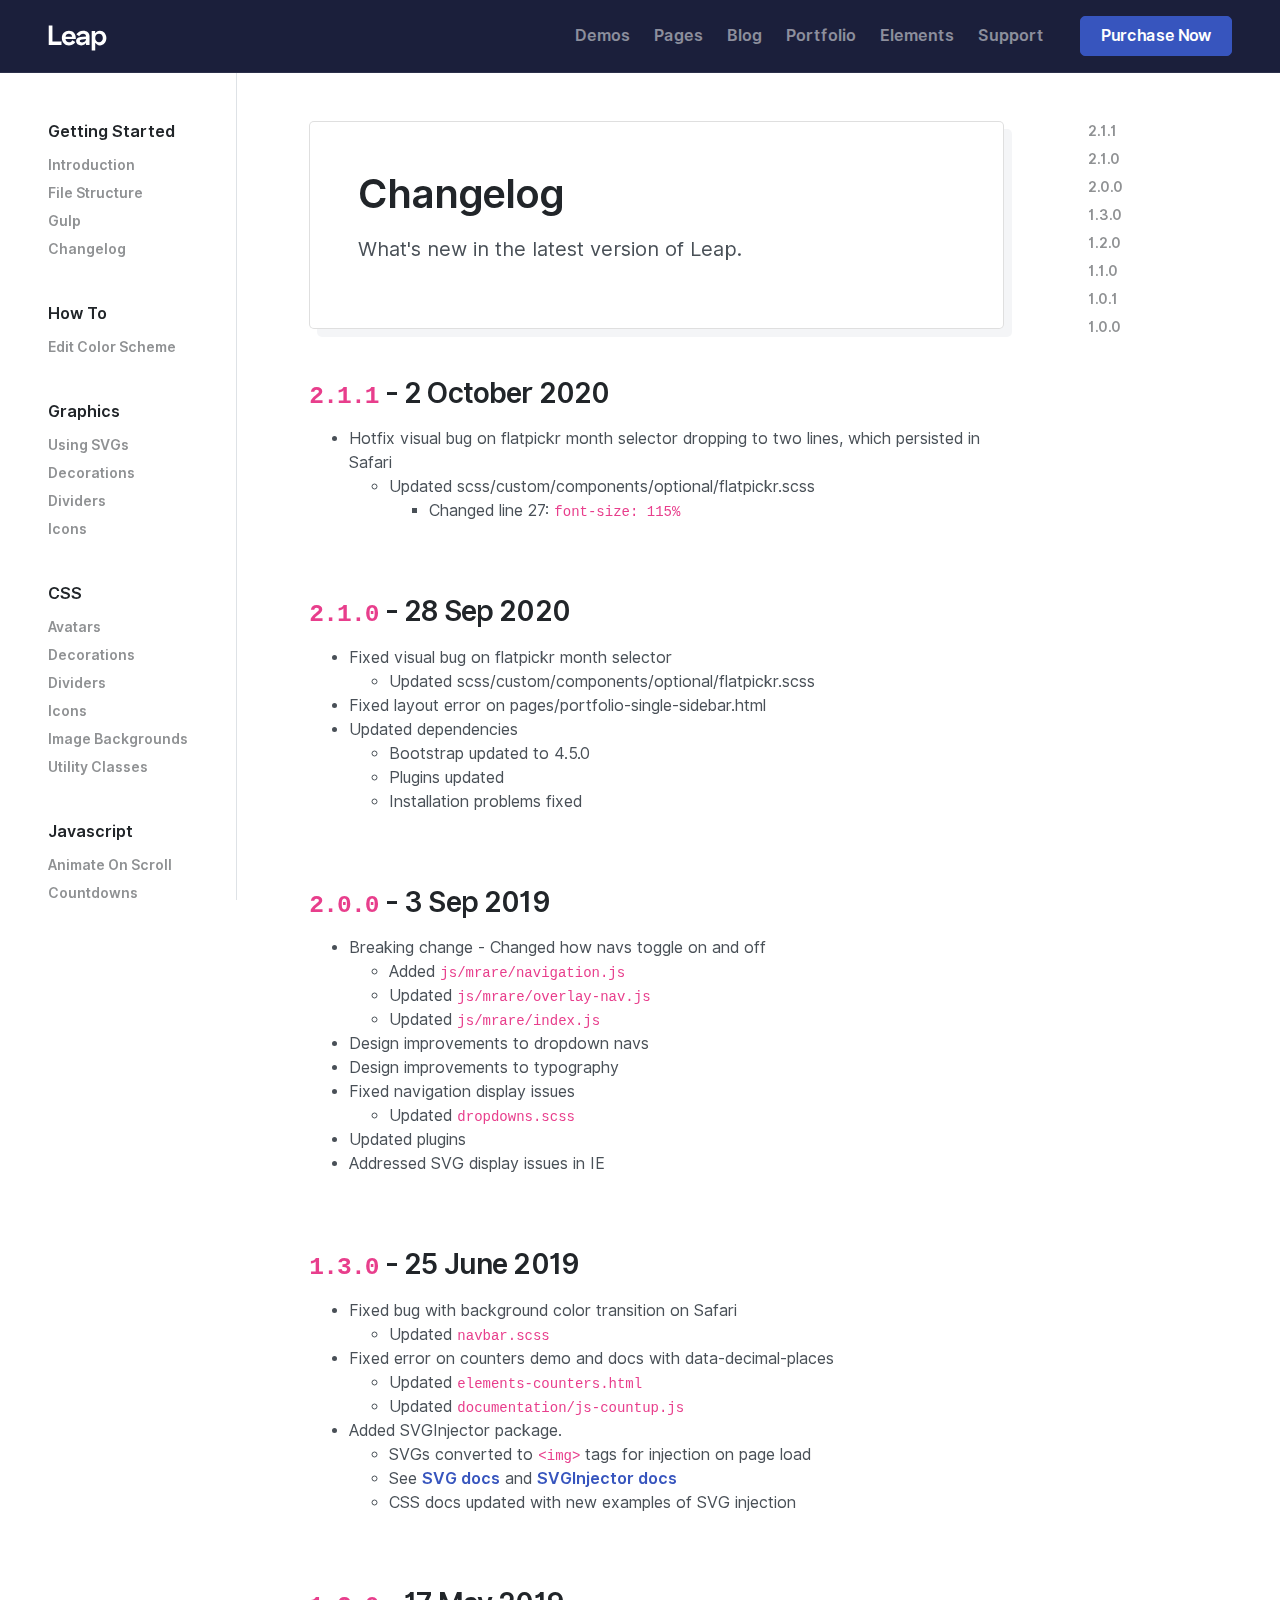
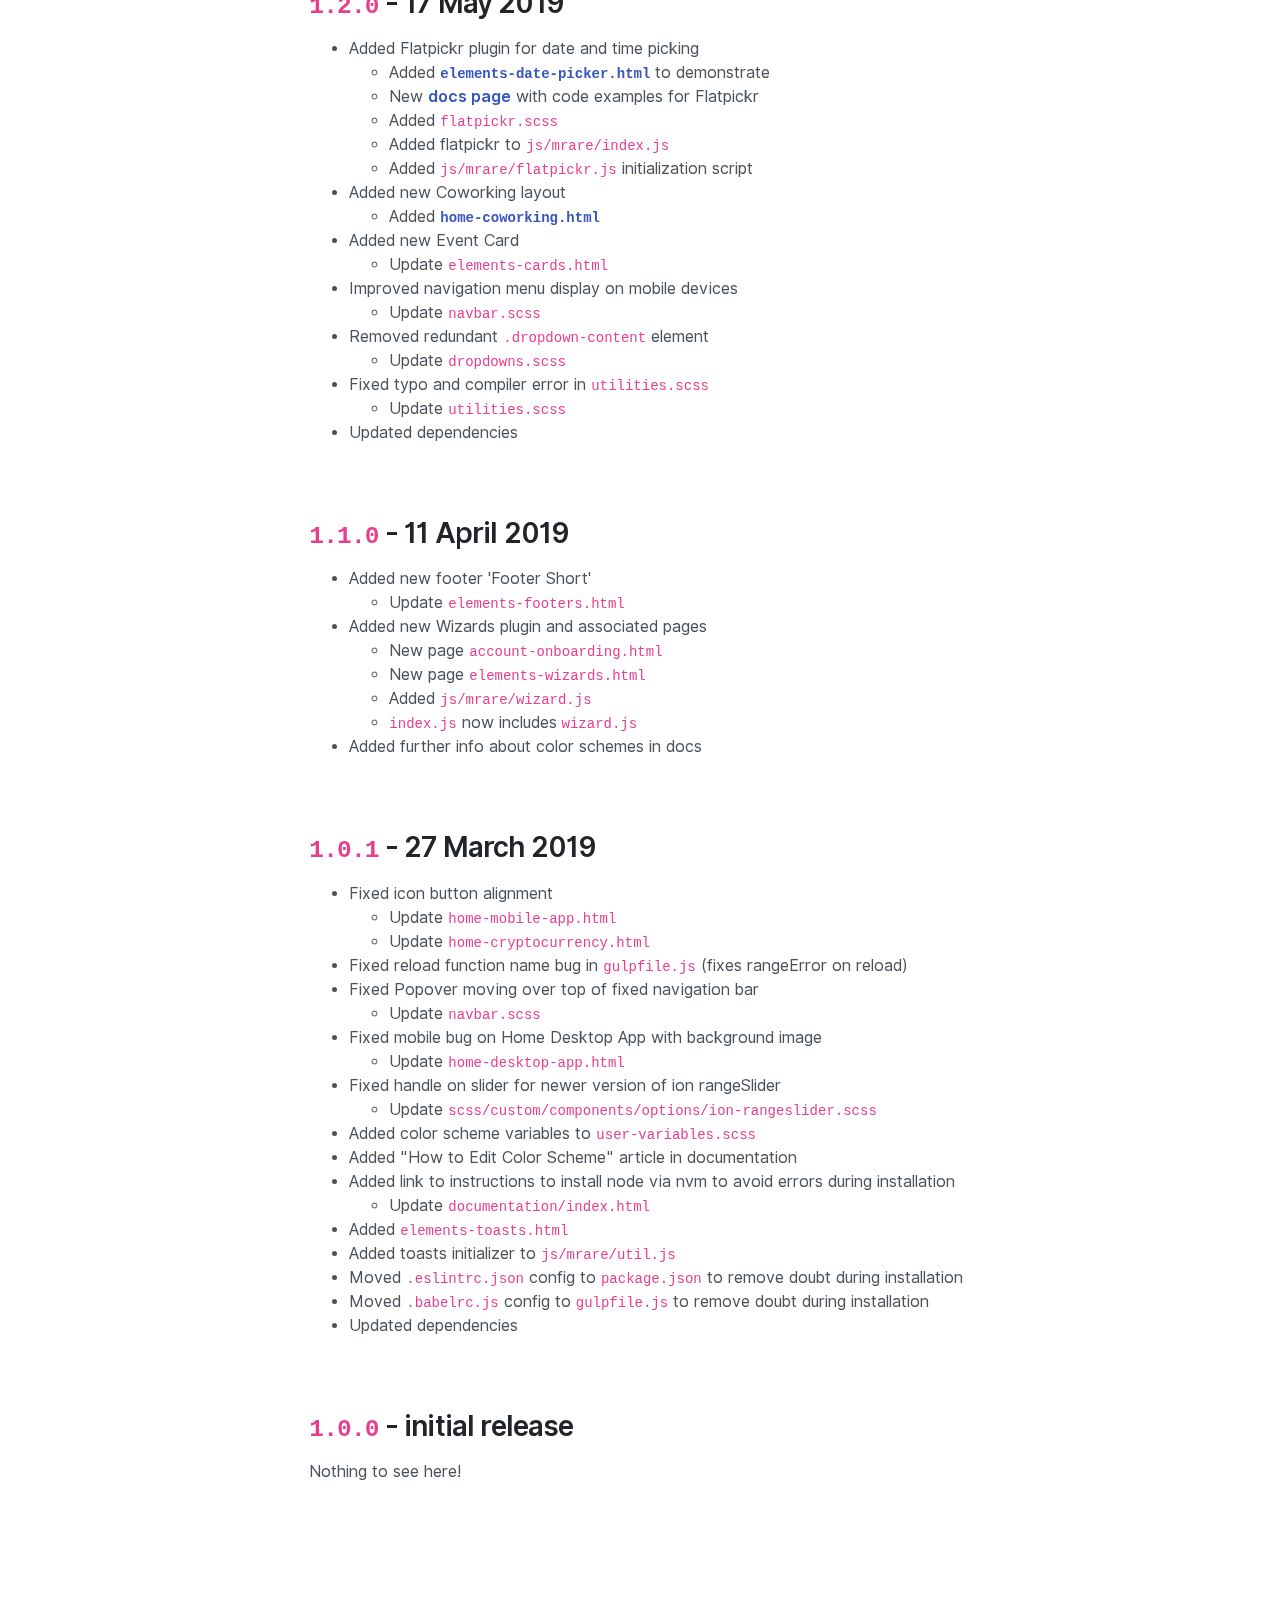
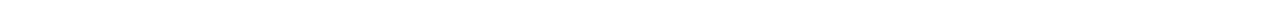
<file: documentation/changelog.html>
<!doctype html>
<html lang="en">

  <head>
    <meta charset="utf-8">
    <title>Leap Bootstrap Theme and HTML Template</title>
    <meta name="viewport" content="width=device-width, initial-scale=1.0">
    <meta name="description" content="A corporate Bootstrap theme by Medium Rare">
    <link href="../assets/css/theme.css" rel="stylesheet" type="text/css" media="all" />
    <link rel="preload" as="font" href="../assets/fonts/Inter-UI-upright.var.woff2" type="font/woff2" crossorigin="anonymous">
    <link rel="preload" as="font" href="../assets/fonts/Inter-UI.var.woff2" type="font/woff2" crossorigin="anonymous">
  </head>

  <body data-smooth-scroll-offset="120">

    <div class="navbar-container ">
      <nav class="navbar navbar-expand-lg navbar-dark bg-primary-3" data-sticky="top">
        <div class="container-fluid">
          <a class="navbar-brand fade-page" href="../index.html">
            <img src="../assets/img/logo-white.svg" alt="Leap">
          </a>
          <button class="navbar-toggler" type="button" data-toggle="collapse" data-target=".navbar-collapse" aria-expanded="false" aria-label="Toggle navigation">
            <img class="icon navbar-toggler-open" src="../assets/img/icons/interface/menu.svg" alt="menu interface icon" data-inject-svg />
            <img class="icon navbar-toggler-close" src="../assets/img/icons/interface/cross.svg" alt="cross interface icon" data-inject-svg />
          </button>
          <div class="collapse navbar-collapse justify-content-end">
            <div class="py-2 py-lg-0">
              <ul class="navbar-nav">
                <li class="nav-item dropdown">
                  <a href="#" class="nav-link dropdown-toggle" data-toggle="dropdown-grid" aria-expanded="false" aria-haspopup="true">Demos</a>
                  <div class="dropdown-menu row">
                    <div class="col-auto" data-dropdown-content>
                      <div class="dropdown-grid-menu"><a href="../home-course.html" class="dropdown-item fade-page">Course</a><a href="../home-coworking.html" class="dropdown-item fade-page">Coworking<span class="badge badge-primary ml-2">New</span></a><a href="../home-cryptocurrency.html"
                        class="dropdown-item fade-page">Cryptocurrency</a><a href="../home-desktop-app.html" class="dropdown-item fade-page">Desktop App</a><a href="../home-event.html" class="dropdown-item fade-page">Event</a><a href="../home-mobile-app.html"
                        class="dropdown-item fade-page">Mobile App</a><a href="../home-portfolio.html" class="dropdown-item fade-page">Portfolio</a><a href="../home-saas.html" class="dropdown-item fade-page">SaaS</a><a href="../home-saas-trend.html" class="dropdown-item fade-page">SaaS - Trend</a>
                        <a
                        href="../home-software-library.html" class="dropdown-item fade-page">Software Library</a>
                      </div>
                    </div>
                  </div>
                </li>
                <li class="nav-item dropdown">
                  <a href="#" class="nav-link dropdown-toggle" data-toggle="dropdown-grid" aria-expanded="false" aria-haspopup="true">Pages</a>
                  <div class="dropdown-menu row">
                    <div class="col-auto" data-dropdown-content>
                      <div class="dropdown-grid-menu"><a href="../about-company.html" class="dropdown-item fade-page">About Company</a>
                        <div class="dropdown">
                          <a href="#" class="dropdown-item dropdown-toggle" data-toggle="dropdown-grid" aria-expanded="false" aria-haspopup="true">
                            <span>Careers</span>
                            <img class="icon bg-dark opacity-20" src="../assets/img/icons/interface/arrow-caret.svg" alt="arrow-caret interface icon" data-inject-svg />
                          </a>
                          <div class="dropdown-menu row">
                            <div class="col-auto" data-dropdown-content>
                              <div class="dropdown-grid-menu"><a href="../careers.html" class="dropdown-item fade-page">Careers</a><a href="../career-single.html" class="dropdown-item fade-page">Career Single</a>
                              </div>
                            </div>
                          </div>
                        </div>
                        <div class="dropdown">
                          <a href="#" class="dropdown-item dropdown-toggle" data-toggle="dropdown-grid" aria-expanded="false" aria-haspopup="true">
                            <span>Contact</span>
                            <img class="icon bg-dark opacity-20" src="../assets/img/icons/interface/arrow-caret.svg" alt="arrow-caret interface icon" data-inject-svg />
                          </a>
                          <div class="dropdown-menu row">
                            <div class="col-auto" data-dropdown-content>
                              <div class="dropdown-grid-menu"><a href="../contact.html" class="dropdown-item fade-page">Contact</a><a href="../contact-multiple-locations.html" class="dropdown-item fade-page">Contact - Multiple Locations</a>
                              </div>
                            </div>
                          </div>
                        </div>
                        <div class="dropdown">
                          <a href="#" class="dropdown-item dropdown-toggle" data-toggle="dropdown-grid" aria-expanded="false" aria-haspopup="true">
                            <span>Customers</span>
                            <img class="icon bg-dark opacity-20" src="../assets/img/icons/interface/arrow-caret.svg" alt="arrow-caret interface icon" data-inject-svg />
                          </a>
                          <div class="dropdown-menu row">
                            <div class="col-auto" data-dropdown-content>
                              <div class="dropdown-grid-menu"><a href="../customer-stories.html" class="dropdown-item fade-page">Customer Stories</a><a href="../customer-story.html" class="dropdown-item fade-page">Customer Story</a>
                              </div>
                            </div>
                          </div>
                        </div>
                        <div class="dropdown">
                          <a href="#" class="dropdown-item dropdown-toggle" data-toggle="dropdown-grid" aria-expanded="false" aria-haspopup="true">
                            <span>Knowledgebase</span>
                            <img class="icon bg-dark opacity-20" src="../assets/img/icons/interface/arrow-caret.svg" alt="arrow-caret interface icon" data-inject-svg />
                          </a>
                          <div class="dropdown-menu row">
                            <div class="col-auto" data-dropdown-content>
                              <div class="dropdown-grid-menu"><a href="../knowledgebase.html" class="dropdown-item fade-page">Knowledgebase</a><a href="../knowledgebase-category.html" class="dropdown-item fade-page">Knowledgebase Category</a><a href="../knowledgebase-article.html" class="dropdown-item fade-page">Knowledgebase Article</a>
                              </div>
                            </div>
                          </div>
                        </div>
                        <div class="dropdown">
                          <a href="#" class="dropdown-item dropdown-toggle" data-toggle="dropdown-grid" aria-expanded="false" aria-haspopup="true">
                            <span>Pricing</span>
                            <img class="icon bg-dark opacity-20" src="../assets/img/icons/interface/arrow-caret.svg" alt="arrow-caret interface icon" data-inject-svg />
                          </a>
                          <div class="dropdown-menu row">
                            <div class="col-auto" data-dropdown-content>
                              <div class="dropdown-grid-menu"><a href="../pricing-plans.html" class="dropdown-item fade-page">Pricing Plans</a><a href="../pricing-plans-table.html" class="dropdown-item fade-page">Pricing Plans Table</a><a href="../pricing-slider.html" class="dropdown-item fade-page">Pricing Slider</a>
                              </div>
                            </div>
                          </div>
                        </div>
                        <div class="dropdown">
                          <a href="#" class="dropdown-item dropdown-toggle" data-toggle="dropdown-grid" aria-expanded="false" aria-haspopup="true">
                            <span>Utility</span>
                            <img class="icon bg-dark opacity-20" src="../assets/img/icons/interface/arrow-caret.svg" alt="arrow-caret interface icon" data-inject-svg />
                          </a>
                          <div class="dropdown-menu row">
                            <div class="col-auto" data-dropdown-content>
                              <div class="dropdown-grid-menu"><a href="../404.html" class="dropdown-item fade-page">404</a><a href="../utility-coming-soon-subscribe.html" class="dropdown-item fade-page">Coming Soon - Subscribe</a><a href="../utility-coming-soon.html" class="dropdown-item fade-page">Coming Soon</a>
                                <a
                                href="../utility-confirmation-download.html" class="dropdown-item fade-page">Confirmation - Download</a><a href="../utility-confirmation-subscription.html" class="dropdown-item fade-page">Confirmation - Subscription</a><a href="../utility-legal.html" class="dropdown-item fade-page">Legal</a>
                              </div>
                            </div>
                          </div>
                        </div>
                        <div class="dropdown">
                          <a href="#" class="dropdown-item dropdown-toggle" data-toggle="dropdown-grid" aria-expanded="false" aria-haspopup="true">
                            <span>Account</span>
                            <img class="icon bg-dark opacity-20" src="../assets/img/icons/interface/arrow-caret.svg" alt="arrow-caret interface icon" data-inject-svg />
                          </a>
                          <div class="dropdown-menu row">
                            <div class="col-auto" data-dropdown-content>
                              <div class="dropdown-grid-menu"><a href="../account-onboarding.html" class="dropdown-item fade-page">Onboarding</a><a href="../account-sign-in.html" class="dropdown-item fade-page">Sign In</a><a href="../account-sign-up.html" class="dropdown-item fade-page">Sign Up</a>
                                <a
                                href="../account-sign-up-image.html" class="dropdown-item fade-page">Sign Up Image</a><a href="../account-forgot-password.html" class="dropdown-item fade-page">Forgot Password</a>
                              </div>
                            </div>
                          </div>
                        </div>
                      </div>
                    </div>
                  </div>
                </li>
                <li class="nav-item dropdown">
                  <a href="#" class="nav-link dropdown-toggle" data-toggle="dropdown-grid" aria-expanded="false" aria-haspopup="true">Blog</a>
                  <div class="dropdown-menu row">
                    <div class="col-auto" data-dropdown-content>
                      <div class="dropdown-grid-menu">
                        <div class="dropdown">
                          <a href="#" class="dropdown-item dropdown-toggle" data-toggle="dropdown-grid" aria-expanded="false" aria-haspopup="true">
                            <span>Blog Layouts</span>
                            <img class="icon bg-dark opacity-20" src="../assets/img/icons/interface/arrow-caret.svg" alt="arrow-caret interface icon" data-inject-svg />
                          </a>
                          <div class="dropdown-menu row">
                            <div class="col-auto" data-dropdown-content>
                              <div class="dropdown-grid-menu"><a href="../blog-cards.html" class="dropdown-item fade-page">Blog Cards</a><a href="../blog-masonry.html" class="dropdown-item fade-page">Blog Masonry</a><a href="../blog-sidebar.html" class="dropdown-item fade-page">Blog Sidebar</a>
                                <a
                                href="../blog-magazine.html" class="dropdown-item fade-page">Blog Magazine</a>
                              </div>
                            </div>
                          </div>
                        </div>
                        <div class="dropdown">
                          <a href="#" class="dropdown-item dropdown-toggle" data-toggle="dropdown-grid" aria-expanded="false" aria-haspopup="true">
                            <span>Article Layouts</span>
                            <img class="icon bg-dark opacity-20" src="../assets/img/icons/interface/arrow-caret.svg" alt="arrow-caret interface icon" data-inject-svg />
                          </a>
                          <div class="dropdown-menu row">
                            <div class="col-auto" data-dropdown-content>
                              <div class="dropdown-grid-menu"><a href="../blog-article.html" class="dropdown-item fade-page">Article Basic</a><a href="../blog-article-video.html" class="dropdown-item fade-page">Article Video</a><a href="../blog-article-image-header.html" class="dropdown-item fade-page">Article Image Header</a>
                                <a
                                href="../blog-article-image-header-parallax.html" class="dropdown-item fade-page">Article Image Parallax</a>
                              </div>
                            </div>
                          </div>
                        </div>
                      </div>
                    </div>
                  </div>
                </li>
                <li class="nav-item dropdown">
                  <a href="#" class="nav-link dropdown-toggle" data-toggle="dropdown-grid" aria-expanded="false" aria-haspopup="true">Portfolio</a>
                  <div class="dropdown-menu row">
                    <div class="col-auto" data-dropdown-content>
                      <div class="dropdown-grid-menu">
                        <div class="dropdown">
                          <a href="#" class="dropdown-item dropdown-toggle" data-toggle="dropdown-grid" aria-expanded="false" aria-haspopup="true">
                            <span>Grid Layouts</span>
                            <img class="icon bg-dark opacity-20" src="../assets/img/icons/interface/arrow-caret.svg" alt="arrow-caret interface icon" data-inject-svg />
                          </a>
                          <div class="dropdown-menu row">
                            <div class="col-auto" data-dropdown-content>
                              <div class="dropdown-grid-menu"><a href="../portfolio-2-columns.html" class="dropdown-item fade-page">2 Columns</a><a href="../portfolio-3-columns.html" class="dropdown-item fade-page">3 Columns</a><a href="../portfolio-4-columns.html" class="dropdown-item fade-page">4 Columns</a>
                              </div>
                            </div>
                          </div>
                        </div>
                        <div class="dropdown">
                          <a href="#" class="dropdown-item dropdown-toggle" data-toggle="dropdown-grid" aria-expanded="false" aria-haspopup="true">
                            <span>Project Layouts</span>
                            <img class="icon bg-dark opacity-20" src="../assets/img/icons/interface/arrow-caret.svg" alt="arrow-caret interface icon" data-inject-svg />
                          </a>
                          <div class="dropdown-menu row">
                            <div class="col-auto" data-dropdown-content>
                              <div class="dropdown-grid-menu"><a href="../portfolio-case-study.html" class="dropdown-item fade-page">Case Study</a><a href="../portfolio-single-sidebar.html" class="dropdown-item fade-page">Sidebar</a><a href="../portfolio-single-slider.html" class="dropdown-item fade-page">Slider</a>
                                <a
                                href="../portfolio-single-parallax.html" class="dropdown-item fade-page">Parallax</a>
                              </div>
                            </div>
                          </div>
                        </div>
                      </div>
                    </div>
                  </div>
                </li>
                <li class="nav-item dropdown">
                  <a href="#" class="nav-link dropdown-toggle" data-toggle="dropdown-grid" aria-expanded="false" aria-haspopup="true">Elements</a>
                  <div class="dropdown-menu bg-primary-3 text-light border-bottom">
                    <div class="container py-4" data-dropdown-content>
                      <div class="row w-100">
                        <div class="col-lg col-md-4 mb-3 mb-lg-0">
                          <h5>Base</h5>
                          <div><a class="dropdown-item fade-page" href="../elements-grid.html">Grid</a><a class="dropdown-item fade-page" href="../elements-forms.html">Forms</a><a class="dropdown-item fade-page" href="../elements-tables.html">Tables</a>
                            <a
                            class="dropdown-item fade-page" href="../elements-typography.html">Typography</a>
                          </div>
                        </div>
                        <div class="col-lg col-md-4 mb-3 mb-lg-0">
                          <h5>General</h5>
                          <div><a class="dropdown-item fade-page" href="../elements-alerts.html">Alerts</a><a class="dropdown-item fade-page" href="../elements-avatars.html">Avatars</a><a class="dropdown-item fade-page" href="../elements-badges.html">Badges</a>
                            <a
                            class="dropdown-item fade-page" href="../elements-breadcrumbs.html">Breadcrumbs</a><a class="dropdown-item fade-page" href="../elements-buttons.html">Buttons</a><a class="dropdown-item fade-page" href="../elements-cards.html">Cards</a><a class="dropdown-item fade-page" href="../elements-dropdowns-bootstrap.html">Dropdowns Bootstrap</a>
                              <a
                              class="dropdown-item fade-page" href="../elements-dropdowns-grid.html">Dropdowns Grid</a><a class="dropdown-item fade-page" href="../elements-footers.html">Footers</a><a class="dropdown-item fade-page" href="../elements-navbars.html">Navigation</a><a class="dropdown-item fade-page" href="../elements-tooltips.html">Tooltips</a>
                                <a
                                class="dropdown-item fade-page" href="../elements-toasts.html">Toasts</a><a class="dropdown-item fade-page" href="../elements-widgets.html">Widgets</a>
                          </div>
                        </div>
                        <div class="col-lg col-md-4 mb-3 mb-lg-0">
                          <h5>Graphic</h5>
                          <div><a class="dropdown-item fade-page" href="../elements-decorations.html">Decorations</a><a class="dropdown-item fade-page" href="../elements-dividers.html">Dividers</a><a class="dropdown-item fade-page" href="../elements-icons.html">Icons</a>
                            <a
                            class="dropdown-item fade-page" href="../elements-icons-reference.html">Icons Reference</a><a class="dropdown-item fade-page" href="../elements-processes.html">Processes</a><a class="dropdown-item fade-page" href="../elements-progress.html">Progress</a><a class="dropdown-item fade-page" href="../elements-pricing.html">Pricing</a>
                          </div>
                        </div>
                        <div class="col-lg col-md-4 mb-3 mb-lg-0">
                          <h5>Media</h5>
                          <div><a class="dropdown-item fade-page" href="../elements-fancybox.html">Fancybox</a><a class="dropdown-item fade-page" href="../elements-isotope.html">Isotope</a><a class="dropdown-item fade-page" href="../elements-maps.html">Maps</a>
                            <a
                            class="dropdown-item fade-page" href="../elements-flickity.html">Slider Flickity</a><a class="dropdown-item fade-page" href="../elements-twitter.html">Twitter Feeds</a><a class="dropdown-item fade-page" href="../elements-video-players.html">Video Players</a><a class="dropdown-item fade-page"
                              href="../elements-video-backgrounds.html">Video Backgrounds</a>
                          </div>
                        </div>
                        <div class="col-lg col-md-4 mb-3 mb-lg-0">
                          <h5>Interactive</h5>
                          <div><a class="dropdown-item fade-page" href="../elements-animations.html">Animations</a><a class="dropdown-item fade-page" href="../elements-accordions.html">Accordion</a><a class="dropdown-item fade-page" href="../elements-counters.html">Counters</a>
                            <a
                            class="dropdown-item fade-page" href="../elements-countdown.html">Countdown</a><a class="dropdown-item fade-page" href="../elements-date-picker.html">Date Picker</a><a class="dropdown-item fade-page" href="../elements-modals.html">Modals</a><a class="dropdown-item fade-page" href="../elements-navs.html">Tabs (Nav)</a>
                              <a
                              class="dropdown-item fade-page" href="../elements-typed-text.html">Typed Text</a><a class="dropdown-item fade-page" href="../elements-parallax.html">Parallax</a><a class="dropdown-item fade-page" href="../elements-popovers.html">Popovers</a><a class="dropdown-item fade-page" href="../elements-wizards.html">Wizards</a>
                          </div>
                        </div>
                      </div>
                    </div>
                  </div>
                </li>
                <li class="nav-item dropdown">
                  <a href="#" class="nav-link dropdown-toggle" data-toggle="dropdown-grid" aria-expanded="false" aria-haspopup="true">Support</a>
                  <div class="dropdown-menu row">
                    <div class="col-auto px-0" data-dropdown-content>
                      <div class="bg-white rounded border shadow-lg o-hidden">
                        <div class="p-3">
                          <h6 class="mb-0">Product Support</h6>
                        </div>
                        <div class="list-group list-group-flush">
                          <a href="../documentation/index.html" target="_blank" class="list-group-item list-group-item-action d-flex align-items-center p-3">
                            <img class="icon icon-md" src="../assets/img/icons/theme/files/selected-file.svg" alt="selected-file icon" data-inject-svg />
                            <div class="text-body ml-3">
                              <span>Documentation</span>
                              <div class="text-small text-muted">Get all the information you need</div>
                            </div>
                          </a>
                          <a href="https://themes.zendesk.com/hc/en-us/articles/360000006291-How-do-I-get-help-with-the-theme-I-purchased-" target="_blank" class="list-group-item list-group-item-action d-flex align-items-center p-3">
                            <img class="icon icon-md" src="../assets/img/icons/theme/communication/chat-4.svg" alt="chat-4 icon" data-inject-svg />
                            <div class="text-body ml-3">
                              <span>Looking for answers?</span>
                              <div class="text-small text-muted">Get support</div>
                            </div>
                          </a>
                        </div>
                      </div>
                    </div>
                  </div>
                </li>
              </ul>
            </div><a href="#" class="btn btn-primary ml-lg-3">Purchase Now</a>

          </div>
        </div>
      </nav>
    </div>

    <button class="btn btn-lg btn-primary btn-block rounded-0 d-md-none" type="button" data-toggle="collapse" data-target="#docs-index" aria-expanded="false" aria-controls="docs-index">
      <img class="icon" src="../assets/img/icons/interface/menu.svg" alt="menu interface icon" data-inject-svg />
      <span>Toggle Docs Index</span>
    </button>
    <section class="container-fluid py-0">
      <div class="row">
        <div class="col-12 col-md-3 col-lg-2 border-right pt-3 pt-md-5 docs-sidebar">
          <div id="docs-index" class="collapse">

            <div class="mb-3 mb-md-4">
              <h6 class="mb-2">Getting Started</h6>
              <ul class="nav flex-column">

                <li class="nav-item">
                  <a href="index.html" class="nav-link text-small">Introduction </a>

                </li>

                <li class="nav-item">
                  <a href="file-structure.html" class="nav-link text-small">File Structure </a>

                </li>

                <li class="nav-item">
                  <a href="gulp.html" class="nav-link text-small">Gulp </a>

                </li>

                <li class="nav-item">
                  <a href="changelog.html" class="nav-link text-small">Changelog </a>

                </li>

              </ul>
            </div>

            <div class="mb-3 mb-md-4">
              <h6 class="mb-2">How To</h6>
              <ul class="nav flex-column">

                <li class="nav-item">
                  <a href="how-to-edit-color-scheme.html" class="nav-link text-small">Edit Color Scheme </a>

                </li>

              </ul>
            </div>

            <div class="mb-3 mb-md-4">
              <h6 class="mb-2">Graphics</h6>
              <ul class="nav flex-column">

                <li class="nav-item">
                  <a href="graphics-svg.html" class="nav-link text-small">Using SVGs </a>

                </li>

                <li class="nav-item">
                  <a href="graphics-decorations.html" class="nav-link text-small">Decorations </a>

                </li>

                <li class="nav-item">
                  <a href="graphics-dividers.html" class="nav-link text-small">Dividers </a>

                </li>

                <li class="nav-item">
                  <a href="graphics-icons.html" class="nav-link text-small">Icons </a>

                </li>

              </ul>
            </div>

            <div class="mb-3 mb-md-4">
              <h6 class="mb-2">CSS</h6>
              <ul class="nav flex-column">

                <li class="nav-item">
                  <a href="css-avatars.html" class="nav-link text-small">Avatars </a>

                </li>

                <li class="nav-item">
                  <a href="css-decorations.html" class="nav-link text-small">Decorations </a>

                </li>

                <li class="nav-item">
                  <a href="css-dividers.html" class="nav-link text-small">Dividers </a>

                </li>

                <li class="nav-item">
                  <a href="css-icons.html" class="nav-link text-small">Icons </a>

                </li>

                <li class="nav-item">
                  <a href="css-image-backgrounds.html" class="nav-link text-small">Image Backgrounds </a>

                </li>

                <li class="nav-item">
                  <a href="css-utility-classes.html" class="nav-link text-small">Utility Classes </a>

                </li>

              </ul>
            </div>

            <div class="mb-3 mb-md-4">
              <h6 class="mb-2">Javascript</h6>
              <ul class="nav flex-column">

                <li class="nav-item">
                  <a href="js-aos.html" class="nav-link text-small">Animate On Scroll </a>

                </li>

                <li class="nav-item">
                  <a href="js-countdown.html" class="nav-link text-small">Countdowns </a>

                </li>

                <li class="nav-item">
                  <a href="js-countup.html" class="nav-link text-small">Counters </a>

                </li>

                <li class="nav-item">
                  <a href="js-prism.html" class="nav-link text-small">Code Highlighting </a>

                </li>

                <li class="nav-item">
                  <a href="js-dropdown-grid.html" class="nav-link text-small">Dropdowns (Grid) </a>

                </li>

                <li class="nav-item">
                  <a href="js-fancybox.html" class="nav-link text-small">Fancybox (Lightbox) </a>

                </li>

                <li class="nav-item">
                  <a href="js-flatpickr.html" class="nav-link text-small">Flatpickr </a>

                </li>

                <li class="nav-item">
                  <a href="js-flickity.html" class="nav-link text-small">Flickity (Slider) </a>

                </li>

                <li class="nav-item">
                  <a href="#forms-collapse" class="nav-link text-small" data-toggle="collapse" role="button" aria-expanded="false" aria-controls="forms-collapse">Forms <img class="bg-dark icon" src="../assets/img/icons/interface/arrow-caret.svg" alt="arrow-caret interface icon" data-inject-svg /></a>

                  <ul class="nav flex-column collapse pl-3" id="forms-collapse">

                    <li class="nav-item">
                      <a href="js-form-email.html" class="nav-link text-small">Client Side</a>
                    </li>

                    <li class="nav-item">
                      <a href="js-form-swiftmailer.html" class="nav-link text-small">Send to Email</a>
                    </li>

                    <li class="nav-item">
                      <a href="js-form-mailchimp.html" class="nav-link text-small">Send to MailChimp</a>
                    </li>

                    <li class="nav-item">
                      <a href="js-recaptcha-v2.html" class="nav-link text-small">reCAPTCHA</a>
                    </li>

                  </ul>

                </li>

                <li class="nav-item">
                  <a href="js-maps.html" class="nav-link text-small">Google Maps </a>

                </li>

                <li class="nav-item">
                  <a href="js-isotope.html" class="nav-link text-small">Isotope (Masonry Layout) </a>

                </li>

                <li class="nav-item">
                  <a href="#navs-bars-collapse" class="nav-link text-small" data-toggle="collapse" role="button" aria-expanded="false" aria-controls="navs-bars-collapse">Navs Bars <img class="bg-dark icon" src="../assets/img/icons/interface/arrow-caret.svg" alt="arrow-caret interface icon" data-inject-svg /></a>

                  <ul class="nav flex-column collapse pl-3" id="navs-bars-collapse">

                    <li class="nav-item">
                      <a href="js-overlay-nav.html" class="nav-link text-small">Overlay</a>
                    </li>

                    <li class="nav-item">
                      <a href="js-sticky.html" class="nav-link text-small">Sticky</a>
                    </li>

                  </ul>

                </li>

                <li class="nav-item">
                  <a href="js-jarallax.html" class="nav-link text-small">Parallax </a>

                </li>

                <li class="nav-item">
                  <a href="js-loading-animations.html" class="nav-link text-small">Page Load Animations </a>

                </li>

                <li class="nav-item">
                  <a href="js-fade-page.html" class="nav-link text-small">Page Transitions </a>

                </li>

                <li class="nav-item">
                  <a href="js-ion-rangeslider.html" class="nav-link text-small">Range Sliders </a>

                </li>

                <li class="nav-item">
                  <a href="js-reading-position.html" class="nav-link text-small">Scroll Progress Bar </a>

                </li>

                <li class="nav-item">
                  <a href="js-smooth-scroll.html" class="nav-link text-small">Smooth Scroll </a>

                </li>

                <li class="nav-item">
                  <a href="js-svg-injector.html" class="nav-link text-small">SVGInjector </a>

                </li>

                <li class="nav-item">
                  <a href="js-twitter-fetcher.html" class="nav-link text-small">Twitter Feeds </a>

                </li>

                <li class="nav-item">
                  <a href="js-typed-text.html" class="nav-link text-small">Typed Text </a>

                </li>

                <li class="nav-item">
                  <a href="js-plyr.html" class="nav-link text-small">Video Players </a>

                </li>

                <li class="nav-item">
                  <a href="js-wizard.html" class="nav-link text-small">Wizards </a>

                </li>

              </ul>
            </div>

            <div class="mb-3 mb-md-4">
              <h6 class="mb-2">PHP</h6>
              <ul class="nav flex-column">

                <li class="nav-item">
                  <a href="php-mailchimp.html" class="nav-link text-small">Mailchimp Form Handler </a>

                </li>

                <li class="nav-item">
                  <a href="php-swiftmailer.html" class="nav-link text-small">Email Form Handler </a>

                </li>

              </ul>
            </div>

            <div class="mb-3 mb-md-4">
              <h6 class="mb-2">Bootstrap</h6>
              <ul class="nav flex-column">

                <li class="nav-item">
                  <a href="http://getbootstrap.com/docs/4.3/components/alerts/" class="nav-link text-small" target="_blank">Alerts </a>

                </li>

                <li class="nav-item">
                  <a href="http://getbootstrap.com/docs/4.3/components/badge/" class="nav-link text-small" target="_blank">Badges </a>

                </li>

                <li class="nav-item">
                  <a href="http://getbootstrap.com/docs/4.3/components/breadcrumb/" class="nav-link text-small" target="_blank">Breadcrumbs </a>

                </li>

                <li class="nav-item">
                  <a href="http://getbootstrap.com/docs/4.3/components/buttons/" class="nav-link text-small" target="_blank">Buttons </a>

                </li>

                <li class="nav-item">
                  <a href="http://getbootstrap.com/docs/4.3/components/card/" class="nav-link text-small" target="_blank">Cards </a>

                </li>

                <li class="nav-item">
                  <a href="http://getbootstrap.com/docs/4.3/components/dropdowns/" class="nav-link text-small" target="_blank">Dropdowns </a>

                </li>

                <li class="nav-item">
                  <a href="http://getbootstrap.com/docs/4.3/components/forms/" class="nav-link text-small" target="_blank">Forms </a>

                </li>

                <li class="nav-item">
                  <a href="http://getbootstrap.com/docs/4.3/layout/grid/" class="nav-link text-small" target="_blank">Grid System </a>

                </li>

                <li class="nav-item">
                  <a href="http://getbootstrap.com/docs/4.3/components/modal/" class="nav-link text-small" target="_blank">Modals </a>

                </li>

                <li class="nav-item">
                  <a href="http://getbootstrap.com/docs/4.3/components/navbar/" class="nav-link text-small" target="_blank">Navbars </a>

                </li>

                <li class="nav-item">
                  <a href="http://getbootstrap.com/docs/4.3/components/navs/" class="nav-link text-small" target="_blank">Navs </a>

                </li>

                <li class="nav-item">
                  <a href="http://getbootstrap.com/docs/4.3/components/popovers/" class="nav-link text-small" target="_blank">Popovers </a>

                </li>

                <li class="nav-item">
                  <a href="http://getbootstrap.com/docs/4.3/components/progress/" class="nav-link text-small" target="_blank">Progress </a>

                </li>

                <li class="nav-item">
                  <a href="http://getbootstrap.com/docs/4.3/content/tables/" class="nav-link text-small" target="_blank">Tables </a>

                </li>

                <li class="nav-item">
                  <a href="http://getbootstrap.com/docs/4.3/components/toasts/" class="nav-link text-small" target="_blank">Toasts </a>

                </li>

                <li class="nav-item">
                  <a href="http://getbootstrap.com/docs/4.3/components/tooltips/" class="nav-link text-small" target="_blank">Tooltips </a>

                </li>

                <li class="nav-item">
                  <a href="http://getbootstrap.com/docs/4.3/content/typography/" class="nav-link text-small" target="_blank">Typography </a>

                </li>

              </ul>
            </div>

          </div>
        </div>
        <div class="col-md-9 col-lg-10">
          <div class="row">
            <div class="col-xl-10 col-lg-9 px-xl-6 px-lg-4 px-md-3 py-md-5">
              <div class="card card-body card-lg shadow-3d rounded-sm mb-4 mb-md-5">
                <h1>Changelog</h1>
                <div class="lead">
                  <p>What&#39;s new in the latest version of Leap.</p>
                </div>
              </div>

              <article id="211" class="mb-4 mb-md-6">
                <h3> <p><code>2.1.1</code> - 2 October 2020</p>
 </h3>
                <div>
                  <ul>
                    <li>Hotfix visual bug on flatpickr month selector dropping to two lines, which persisted in Safari
                      <ul>
                        <li>Updated scss/custom/components/optional/flatpickr.scss
                          <ul>
                            <li>Changed line 27: <code>font-size: 115%</code>
                            </li>
                          </ul>
                        </li>
                      </ul>
                    </li>
                  </ul>

                </div>
              </article>

              <article id="210" class="mb-4 mb-md-6">
                <h3> <p><code>2.1.0</code> - 28 Sep 2020</p>
 </h3>
                <div>
                  <ul>
                    <li>Fixed visual bug on flatpickr month selector
                      <ul>
                        <li>Updated scss/custom/components/optional/flatpickr.scss</li>
                      </ul>
                    </li>
                    <li>Fixed layout error on pages/portfolio-single-sidebar.html</li>
                    <li>Updated dependencies
                      <ul>
                        <li>Bootstrap updated to 4.5.0</li>
                        <li>Plugins updated</li>
                        <li>Installation problems fixed</li>
                      </ul>
                    </li>
                  </ul>

                </div>
              </article>

              <article id="200" class="mb-4 mb-md-6">
                <h3> <p><code>2.0.0</code> - 3 Sep 2019</p>
 </h3>
                <div>
                  <ul>
                    <li>Breaking change - Changed how navs toggle on and off
                      <ul>
                        <li>Added <code>js/mrare/navigation.js</code>
                        </li>
                        <li>Updated <code>js/mrare/overlay-nav.js</code>
                        </li>
                        <li>Updated <code>js/mrare/index.js</code>
                        </li>
                      </ul>
                    </li>
                    <li>Design improvements to dropdown navs</li>
                    <li>Design improvements to typography</li>
                    <li>Fixed navigation display issues
                      <ul>
                        <li>Updated <code>dropdowns.scss</code>
                        </li>
                      </ul>
                    </li>
                    <li>Updated plugins</li>
                    <li>Addressed SVG display issues in IE</li>
                  </ul>

                </div>
              </article>

              <article id="130" class="mb-4 mb-md-6">
                <h3> <p><code>1.3.0</code> - 25 June 2019</p>
 </h3>
                <div>
                  <ul>
                    <li>Fixed bug with background color transition on Safari
                      <ul>
                        <li>Updated <code>navbar.scss</code>
                        </li>
                      </ul>
                    </li>
                    <li>Fixed error on counters demo and docs with data-decimal-places
                      <ul>
                        <li>Updated <code>elements-counters.html</code>
                        </li>
                        <li>Updated <code>documentation/js-countup.js</code>
                        </li>
                      </ul>
                    </li>
                    <li>Added SVGInjector package.
                      <ul>
                        <li>SVGs converted to <code>&lt;img&gt;</code> tags for injection on page load</li>
                        <li>See <a href="graphics-svg.html">SVG docs</a> and <a href="js-svg-injector.html">SVGInjector docs</a>
                        </li>
                        <li>CSS docs updated with new examples of SVG injection</li>
                      </ul>
                    </li>
                  </ul>

                </div>
              </article>

              <article id="120" class="mb-4 mb-md-6">
                <h3> <p><code>1.2.0</code> - 17 May 2019</p>
 </h3>
                <div>
                  <ul>
                    <li>Added Flatpickr plugin for date and time picking
                      <ul>
                        <li>Added <a href="https://leap.mediumra.re/elements-date-picker.html" target="_blank"><code>elements-date-picker.html</code></a> to demonstrate</li>
                        <li>New <a href="https://leap.mediumra.re/documentation/js-flatpickr.html" target="_blank">docs page</a> with code examples for Flatpickr</li>
                        <li>Added <code>flatpickr.scss</code>
                        </li>
                        <li>Added flatpickr to <code>js/mrare/index.js</code>
                        </li>
                        <li>Added <code>js/mrare/flatpickr.js</code> initialization script</li>
                      </ul>
                    </li>
                    <li>Added new Coworking layout
                      <ul>
                        <li>Added <a href="../home-coworking.html" target="_blank"><code>home-coworking.html</code></a>
                        </li>
                      </ul>
                    </li>
                    <li>Added new Event Card
                      <ul>
                        <li>Update <code>elements-cards.html</code>
                        </li>
                      </ul>
                    </li>
                    <li>Improved navigation menu display on mobile devices
                      <ul>
                        <li>Update <code>navbar.scss</code>
                        </li>
                      </ul>
                    </li>
                    <li>Removed redundant <code>.dropdown-content</code> element
                      <ul>
                        <li>Update <code>dropdowns.scss</code>
                        </li>
                      </ul>
                    </li>
                    <li>Fixed typo and compiler error in <code>utilities.scss</code>
                      <ul>
                        <li>Update <code>utilities.scss</code>
                        </li>
                      </ul>
                    </li>
                    <li>Updated dependencies</li>
                  </ul>

                </div>
              </article>

              <article id="110" class="mb-4 mb-md-6">
                <h3> <p><code>1.1.0</code> - 11 April 2019</p>
 </h3>
                <div>
                  <ul>
                    <li>Added new footer &#39;Footer Short&#39;
                      <ul>
                        <li>Update <code>elements-footers.html</code>
                        </li>
                      </ul>
                    </li>
                    <li>Added new Wizards plugin and associated pages
                      <ul>
                        <li>New page <code>account-onboarding.html</code>
                        </li>
                        <li>New page <code>elements-wizards.html</code>
                        </li>
                        <li>Added <code>js/mrare/wizard.js</code>
                        </li>
                        <li><code>index.js</code> now includes <code>wizard.js</code>
                        </li>
                      </ul>
                    </li>
                    <li>Added further info about color schemes in docs</li>
                  </ul>

                </div>
              </article>

              <article id="101" class="mb-4 mb-md-6">
                <h3> <p><code>1.0.1</code> - 27 March 2019</p>
 </h3>
                <div>
                  <ul>
                    <li>Fixed icon button alignment
                      <ul>
                        <li>Update <code>home-mobile-app.html</code>
                        </li>
                        <li>Update <code>home-cryptocurrency.html</code>
                        </li>
                      </ul>
                    </li>
                    <li>Fixed reload function name bug in <code>gulpfile.js</code> (fixes rangeError on reload)</li>
                    <li>Fixed Popover moving over top of fixed navigation bar
                      <ul>
                        <li>Update <code>navbar.scss</code>
                        </li>
                      </ul>
                    </li>
                    <li>Fixed mobile bug on Home Desktop App with background image
                      <ul>
                        <li>Update <code>home-desktop-app.html</code>
                        </li>
                      </ul>
                    </li>
                    <li>Fixed handle on slider for newer version of ion rangeSlider
                      <ul>
                        <li>Update <code>scss/custom/components/options/ion-rangeslider.scss</code>
                        </li>
                      </ul>
                    </li>
                    <li>Added color scheme variables to <code>user-variables.scss</code>
                    </li>
                    <li>Added &quot;How to Edit Color Scheme&quot; article in documentation</li>
                    <li>Added link to instructions to install node via nvm to avoid errors during installation
                      <ul>
                        <li>Update <code>documentation/index.html</code>
                        </li>
                      </ul>
                    </li>
                    <li>Added <code>elements-toasts.html</code>
                    </li>
                    <li>Added toasts initializer to <code>js/mrare/util.js</code>
                    </li>
                    <li>Moved <code>.eslintrc.json</code> config to <code>package.json</code> to remove doubt during installation</li>
                    <li>Moved <code>.babelrc.js</code> config to <code>gulpfile.js</code> to remove doubt during installation</li>
                    <li>Updated dependencies</li>
                  </ul>

                </div>
              </article>

              <article id="100" class="mb-4 mb-md-6">
                <h3> <p><code>1.0.0</code> - initial release</p>
 </h3>
                <div>
                  <p>Nothing to see here!</p>

                </div>
              </article>

            </div>
            <div class="col-xl-2 col-lg-3 d-none d-lg-block py-md-5 docs-sidebar">
              <ul class="nav flex-column">

                <li class="nav-item">
                  <a href="#211" class="nav-link text-small" data-smooth-scroll>2.1.1</a>
                </li>

                <li class="nav-item">
                  <a href="#210" class="nav-link text-small" data-smooth-scroll>2.1.0</a>
                </li>

                <li class="nav-item">
                  <a href="#200" class="nav-link text-small" data-smooth-scroll>2.0.0</a>
                </li>

                <li class="nav-item">
                  <a href="#130" class="nav-link text-small" data-smooth-scroll>1.3.0</a>
                </li>

                <li class="nav-item">
                  <a href="#120" class="nav-link text-small" data-smooth-scroll>1.2.0</a>
                </li>

                <li class="nav-item">
                  <a href="#110" class="nav-link text-small" data-smooth-scroll>1.1.0</a>
                </li>

                <li class="nav-item">
                  <a href="#101" class="nav-link text-small" data-smooth-scroll>1.0.1</a>
                </li>

                <li class="nav-item">
                  <a href="#100" class="nav-link text-small" data-smooth-scroll>1.0.0</a>
                </li>

              </ul>
            </div>
          </div>

        </div>
      </div>
    </section>

    <!-- Required vendor scripts (Do not remove) -->
    <script type="text/javascript" src="../assets/js/jquery.min.js"></script>
    <script type="text/javascript" src="../assets/js/popper.min.js"></script>
    <script type="text/javascript" src="../assets/js/bootstrap.js"></script>

    <!-- Optional Vendor Scripts (Remove the plugin script here and comment initializer script out of index.js if site does not use that feature) -->

    <!-- AOS (Animate On Scroll - animates elements into view while scrolling down) -->
    <script type="text/javascript" src="../assets/js/aos.js"></script>
    <!-- Clipboard (copies content from browser into OS clipboard) -->
    <script type="text/javascript" src="../assets/js/clipboard.min.js"></script>
    <!-- Fancybox (handles image and video lightbox and galleries) -->
    <script type="text/javascript" src="../assets/js/jquery.fancybox.min.js"></script>
    <!-- Flatpickr (calendar/date/time picker UI) -->
    <script type="text/javascript" src="../assets/js/flatpickr.min.js"></script>
    <!-- Flickity (handles touch enabled carousels and sliders) -->
    <script type="text/javascript" src="../assets/js/flickity.pkgd.min.js"></script>
    <!-- Ion rangeSlider (flexible and pretty range slider elements) -->
    <script type="text/javascript" src="../assets/js/ion.rangeSlider.min.js"></script>
    <!-- Isotope (masonry layouts and filtering) -->
    <script type="text/javascript" src="../assets/js/isotope.pkgd.min.js"></script>
    <!-- jarallax (parallax effect and video backgrounds) -->
    <script type="text/javascript" src="../assets/js/jarallax.min.js"></script>
    <script type="text/javascript" src="../assets/js/jarallax-video.min.js"></script>
    <script type="text/javascript" src="../assets/js/jarallax-element.min.js"></script>
    <!-- jQuery Countdown (displays countdown text to a specified date) -->
    <script type="text/javascript" src="../assets/js/jquery.countdown.min.js"></script>
    <!-- jQuery smartWizard facilitates steppable wizard content -->
    <script type="text/javascript" src="../assets/js/jquery.smartWizard.min.js"></script>
    <!-- Plyr (unified player for Video, Audio, Vimeo and Youtube) -->
    <script type="text/javascript" src="../assets/js/plyr.polyfilled.min.js"></script>
    <!-- Prism (displays formatted code boxes) -->
    <script type="text/javascript" src="../assets/js/prism.js"></script>
    <!-- ScrollMonitor (manages events for elements scrolling in and out of view) -->
    <script type="text/javascript" src="../assets/js/scrollMonitor.js"></script>
    <!-- Smooth scroll (animation to links in-page)-->
    <script type="text/javascript" src="../assets/js/smooth-scroll.polyfills.min.js"></script>
    <!-- SVGInjector (replaces img tags with SVG code to allow easy inclusion of SVGs with the benefit of inheriting colors and styles)-->
    <script type="text/javascript" src="../assets/js/svg-injector.umd.production.js"></script>
    <!-- TwitterFetcher (displays a feed of tweets from a specified account)-->
    <script type="text/javascript" src="../assets/js/twitterFetcher_min.js"></script>
    <!-- Typed text (animated typing effect)-->
    <script type="text/javascript" src="../assets/js/typed.min.js"></script>
    <!-- Required theme scripts (Do not remove) -->
    <script type="text/javascript" src="../assets/js/theme.js"></script>
    <!-- This script appears only on pages with code examples to provide a copy-to-clipboard functionality. -->
    <script type="text/javascript">
      jQuery("pre.language-html, pre.language-javascript").each(function() {
          var e = '<button class="btn btn-sm btn-primary btn-clipboard" type="button" title="Copy To Clipboard">Copy</button>';
          var wrap = '<div class="code-snippet">';
          jQuery(this).wrap(wrap).before(e);
      });
      jQuery(".btn-clipboard").tooltip().on("mouseleave", function() {
          jQuery(this).tooltip("hide")
      });
      var e = new ClipboardJS(".btn-clipboard",{target:function(e){return e.nextElementSibling}});e.on("success",function(e){jQuery(e.trigger).attr("title","Copied!").tooltip("_fixTitle").tooltip("show").attr("title","Copy to clipboard").tooltip("_fixTitle");e.clearSelection()});e.on("error",function(e){var t=/Mac/i.test(navigator.userAgent)?"⌘":"Ctrl-";var n="Press "+t+"C to copy";jQuery(e.trigger).attr("title",n).tooltip("_fixTitle").tooltip("show").attr("title","Copy to clipboard").tooltip("_fixTitle")});
    </script>

  </body>

</html>
</file>
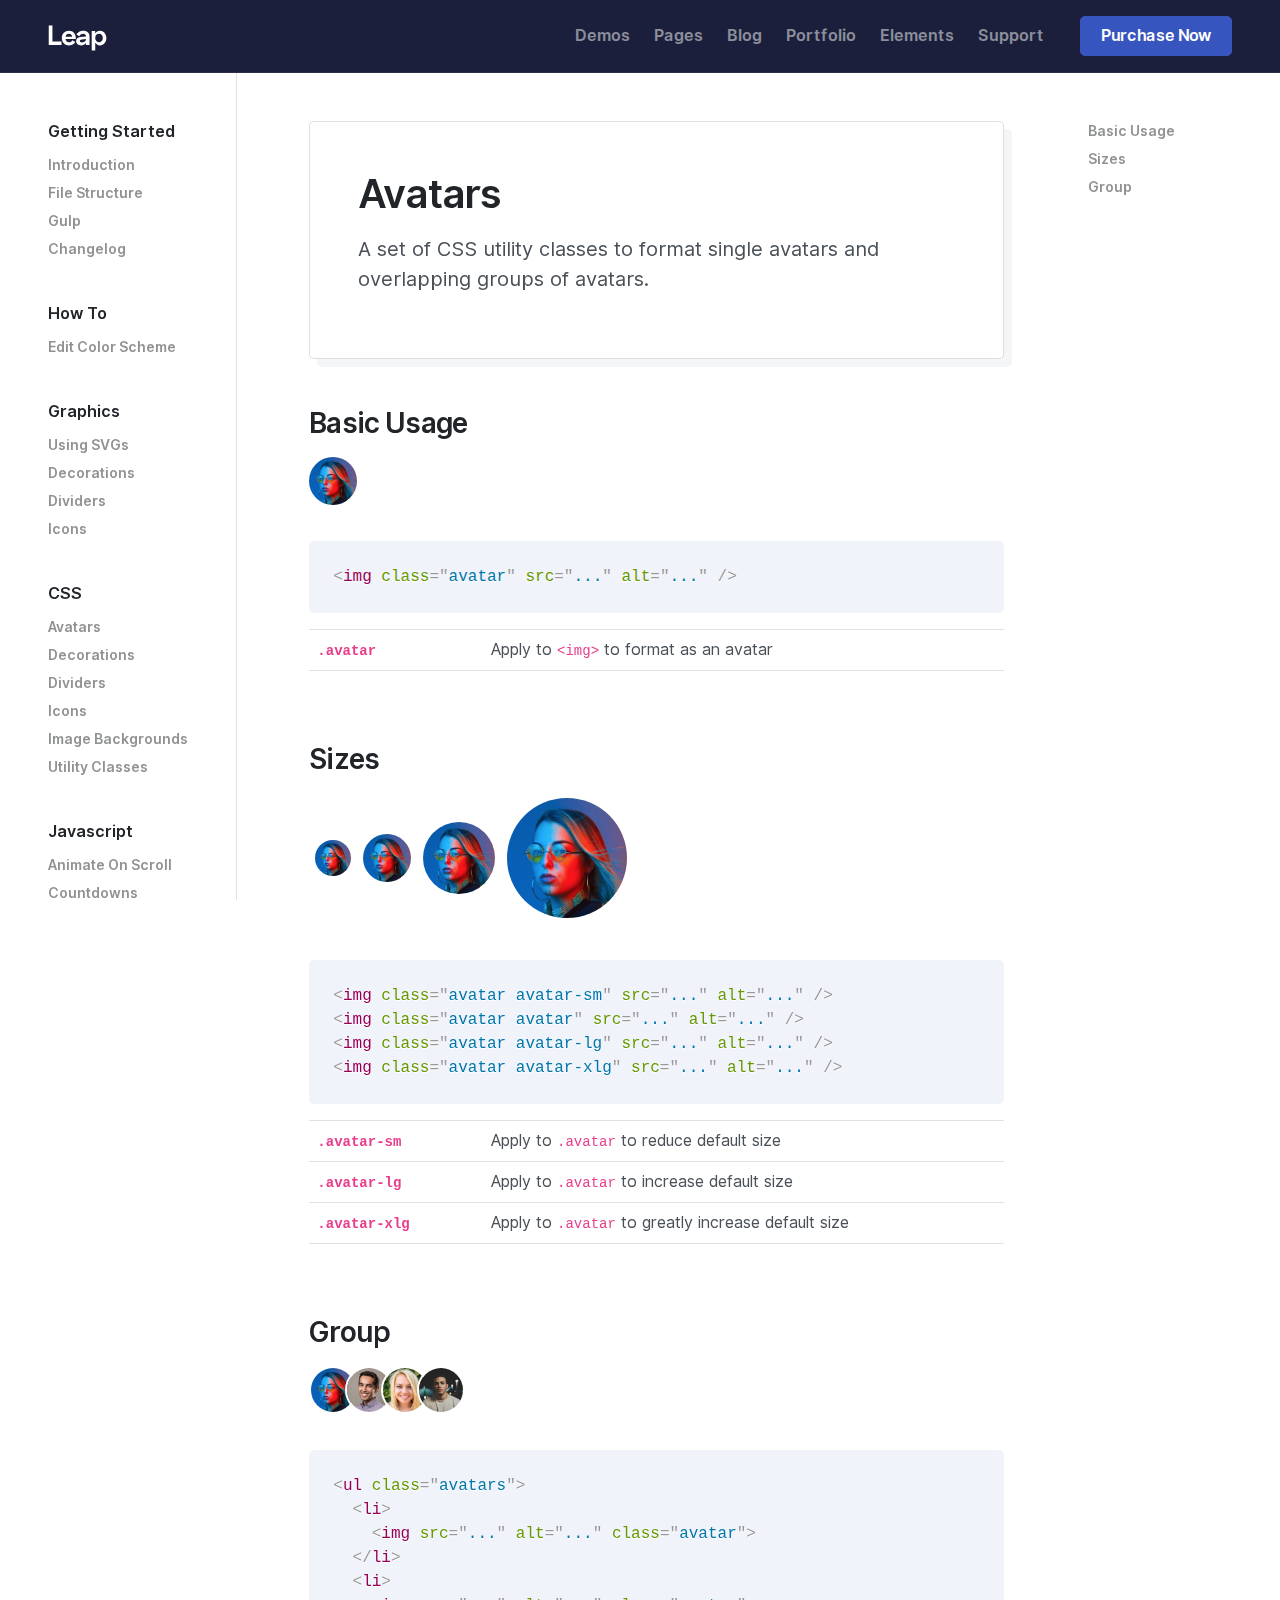
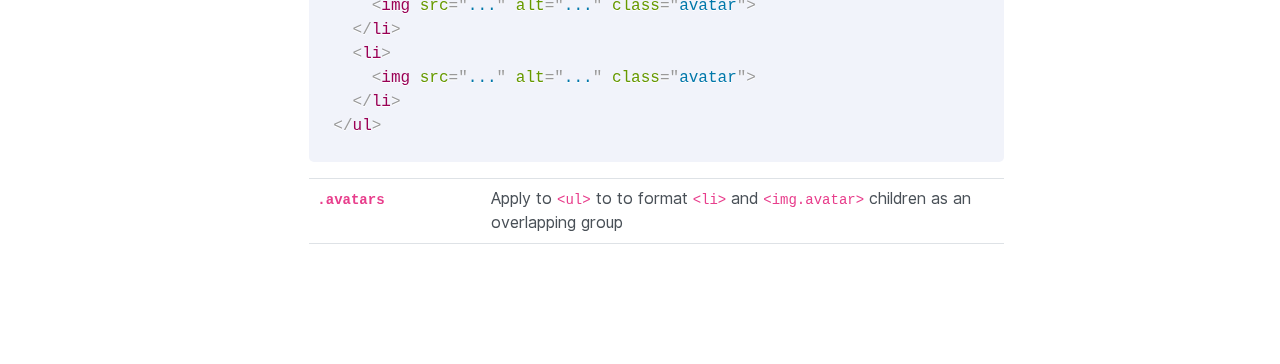
<file: documentation/css-avatars.html>
<!doctype html>
<html lang="en">

  <head>
    <meta charset="utf-8">
    <title>Leap Bootstrap Theme and HTML Template</title>
    <meta name="viewport" content="width=device-width, initial-scale=1.0">
    <meta name="description" content="A corporate Bootstrap theme by Medium Rare">
    <link href="../assets/css/loaders/loader-typing.css" rel="stylesheet" type="text/css" media="all" />
    <link href="../assets/css/theme.css" rel="stylesheet" type="text/css" media="all" />
    <link rel="preload" as="font" href="../assets/fonts/Inter-UI-upright.var.woff2" type="font/woff2" crossorigin="anonymous">
    <link rel="preload" as="font" href="../assets/fonts/Inter-UI.var.woff2" type="font/woff2" crossorigin="anonymous">
  </head>

  <body data-smooth-scroll-offset="120">
    <div class="loader">
      <div class="loading-animation"></div>
    </div>

    <div class="navbar-container ">
      <nav class="navbar navbar-expand-lg navbar-dark bg-primary-3" data-sticky="top">
        <div class="container-fluid">
          <a class="navbar-brand fade-page" href="../index.html">
            <img src="../assets/img/logo-white.svg" alt="Leap">
          </a>
          <button class="navbar-toggler" type="button" data-toggle="collapse" data-target=".navbar-collapse" aria-expanded="false" aria-label="Toggle navigation">
            <img class="icon navbar-toggler-open" src="../assets/img/icons/interface/menu.svg" alt="menu interface icon" data-inject-svg />
            <img class="icon navbar-toggler-close" src="../assets/img/icons/interface/cross.svg" alt="cross interface icon" data-inject-svg />
          </button>
          <div class="collapse navbar-collapse justify-content-end">
            <div class="py-2 py-lg-0">
              <ul class="navbar-nav">
                <li class="nav-item dropdown">
                  <a href="#" class="nav-link dropdown-toggle" data-toggle="dropdown-grid" aria-expanded="false" aria-haspopup="true">Demos</a>
                  <div class="dropdown-menu row">
                    <div class="col-auto" data-dropdown-content>
                      <div class="dropdown-grid-menu"><a href="../home-course.html" class="dropdown-item fade-page">Course</a><a href="../home-coworking.html" class="dropdown-item fade-page">Coworking<span class="badge badge-primary ml-2">New</span></a><a href="../home-cryptocurrency.html"
                        class="dropdown-item fade-page">Cryptocurrency</a><a href="../home-desktop-app.html" class="dropdown-item fade-page">Desktop App</a><a href="../home-event.html" class="dropdown-item fade-page">Event</a><a href="../home-mobile-app.html"
                        class="dropdown-item fade-page">Mobile App</a><a href="../home-portfolio.html" class="dropdown-item fade-page">Portfolio</a><a href="../home-saas.html" class="dropdown-item fade-page">SaaS</a><a href="../home-saas-trend.html" class="dropdown-item fade-page">SaaS - Trend</a>
                        <a
                        href="../home-software-library.html" class="dropdown-item fade-page">Software Library</a>
                      </div>
                    </div>
                  </div>
                </li>
                <li class="nav-item dropdown">
                  <a href="#" class="nav-link dropdown-toggle" data-toggle="dropdown-grid" aria-expanded="false" aria-haspopup="true">Pages</a>
                  <div class="dropdown-menu row">
                    <div class="col-auto" data-dropdown-content>
                      <div class="dropdown-grid-menu"><a href="../about-company.html" class="dropdown-item fade-page">About Company</a>
                        <div class="dropdown">
                          <a href="#" class="dropdown-item dropdown-toggle" data-toggle="dropdown-grid" aria-expanded="false" aria-haspopup="true">
                            <span>Careers</span>
                            <img class="icon bg-dark opacity-20" src="../assets/img/icons/interface/arrow-caret.svg" alt="arrow-caret interface icon" data-inject-svg />
                          </a>
                          <div class="dropdown-menu row">
                            <div class="col-auto" data-dropdown-content>
                              <div class="dropdown-grid-menu"><a href="../careers.html" class="dropdown-item fade-page">Careers</a><a href="../career-single.html" class="dropdown-item fade-page">Career Single</a>
                              </div>
                            </div>
                          </div>
                        </div>
                        <div class="dropdown">
                          <a href="#" class="dropdown-item dropdown-toggle" data-toggle="dropdown-grid" aria-expanded="false" aria-haspopup="true">
                            <span>Contact</span>
                            <img class="icon bg-dark opacity-20" src="../assets/img/icons/interface/arrow-caret.svg" alt="arrow-caret interface icon" data-inject-svg />
                          </a>
                          <div class="dropdown-menu row">
                            <div class="col-auto" data-dropdown-content>
                              <div class="dropdown-grid-menu"><a href="../contact.html" class="dropdown-item fade-page">Contact</a><a href="../contact-multiple-locations.html" class="dropdown-item fade-page">Contact - Multiple Locations</a>
                              </div>
                            </div>
                          </div>
                        </div>
                        <div class="dropdown">
                          <a href="#" class="dropdown-item dropdown-toggle" data-toggle="dropdown-grid" aria-expanded="false" aria-haspopup="true">
                            <span>Customers</span>
                            <img class="icon bg-dark opacity-20" src="../assets/img/icons/interface/arrow-caret.svg" alt="arrow-caret interface icon" data-inject-svg />
                          </a>
                          <div class="dropdown-menu row">
                            <div class="col-auto" data-dropdown-content>
                              <div class="dropdown-grid-menu"><a href="../customer-stories.html" class="dropdown-item fade-page">Customer Stories</a><a href="../customer-story.html" class="dropdown-item fade-page">Customer Story</a>
                              </div>
                            </div>
                          </div>
                        </div>
                        <div class="dropdown">
                          <a href="#" class="dropdown-item dropdown-toggle" data-toggle="dropdown-grid" aria-expanded="false" aria-haspopup="true">
                            <span>Knowledgebase</span>
                            <img class="icon bg-dark opacity-20" src="../assets/img/icons/interface/arrow-caret.svg" alt="arrow-caret interface icon" data-inject-svg />
                          </a>
                          <div class="dropdown-menu row">
                            <div class="col-auto" data-dropdown-content>
                              <div class="dropdown-grid-menu"><a href="../knowledgebase.html" class="dropdown-item fade-page">Knowledgebase</a><a href="../knowledgebase-category.html" class="dropdown-item fade-page">Knowledgebase Category</a><a href="../knowledgebase-article.html" class="dropdown-item fade-page">Knowledgebase Article</a>
                              </div>
                            </div>
                          </div>
                        </div>
                        <div class="dropdown">
                          <a href="#" class="dropdown-item dropdown-toggle" data-toggle="dropdown-grid" aria-expanded="false" aria-haspopup="true">
                            <span>Pricing</span>
                            <img class="icon bg-dark opacity-20" src="../assets/img/icons/interface/arrow-caret.svg" alt="arrow-caret interface icon" data-inject-svg />
                          </a>
                          <div class="dropdown-menu row">
                            <div class="col-auto" data-dropdown-content>
                              <div class="dropdown-grid-menu"><a href="../pricing-plans.html" class="dropdown-item fade-page">Pricing Plans</a><a href="../pricing-plans-table.html" class="dropdown-item fade-page">Pricing Plans Table</a><a href="../pricing-slider.html" class="dropdown-item fade-page">Pricing Slider</a>
                              </div>
                            </div>
                          </div>
                        </div>
                        <div class="dropdown">
                          <a href="#" class="dropdown-item dropdown-toggle" data-toggle="dropdown-grid" aria-expanded="false" aria-haspopup="true">
                            <span>Utility</span>
                            <img class="icon bg-dark opacity-20" src="../assets/img/icons/interface/arrow-caret.svg" alt="arrow-caret interface icon" data-inject-svg />
                          </a>
                          <div class="dropdown-menu row">
                            <div class="col-auto" data-dropdown-content>
                              <div class="dropdown-grid-menu"><a href="../404.html" class="dropdown-item fade-page">404</a><a href="../utility-coming-soon-subscribe.html" class="dropdown-item fade-page">Coming Soon - Subscribe</a><a href="../utility-coming-soon.html" class="dropdown-item fade-page">Coming Soon</a>
                                <a
                                href="../utility-confirmation-download.html" class="dropdown-item fade-page">Confirmation - Download</a><a href="../utility-confirmation-subscription.html" class="dropdown-item fade-page">Confirmation - Subscription</a><a href="../utility-legal.html" class="dropdown-item fade-page">Legal</a>
                              </div>
                            </div>
                          </div>
                        </div>
                        <div class="dropdown">
                          <a href="#" class="dropdown-item dropdown-toggle" data-toggle="dropdown-grid" aria-expanded="false" aria-haspopup="true">
                            <span>Account</span>
                            <img class="icon bg-dark opacity-20" src="../assets/img/icons/interface/arrow-caret.svg" alt="arrow-caret interface icon" data-inject-svg />
                          </a>
                          <div class="dropdown-menu row">
                            <div class="col-auto" data-dropdown-content>
                              <div class="dropdown-grid-menu"><a href="../account-onboarding.html" class="dropdown-item fade-page">Onboarding</a><a href="../account-sign-in.html" class="dropdown-item fade-page">Sign In</a><a href="../account-sign-up.html" class="dropdown-item fade-page">Sign Up</a>
                                <a
                                href="../account-sign-up-image.html" class="dropdown-item fade-page">Sign Up Image</a><a href="../account-forgot-password.html" class="dropdown-item fade-page">Forgot Password</a>
                              </div>
                            </div>
                          </div>
                        </div>
                      </div>
                    </div>
                  </div>
                </li>
                <li class="nav-item dropdown">
                  <a href="#" class="nav-link dropdown-toggle" data-toggle="dropdown-grid" aria-expanded="false" aria-haspopup="true">Blog</a>
                  <div class="dropdown-menu row">
                    <div class="col-auto" data-dropdown-content>
                      <div class="dropdown-grid-menu">
                        <div class="dropdown">
                          <a href="#" class="dropdown-item dropdown-toggle" data-toggle="dropdown-grid" aria-expanded="false" aria-haspopup="true">
                            <span>Blog Layouts</span>
                            <img class="icon bg-dark opacity-20" src="../assets/img/icons/interface/arrow-caret.svg" alt="arrow-caret interface icon" data-inject-svg />
                          </a>
                          <div class="dropdown-menu row">
                            <div class="col-auto" data-dropdown-content>
                              <div class="dropdown-grid-menu"><a href="../blog-cards.html" class="dropdown-item fade-page">Blog Cards</a><a href="../blog-masonry.html" class="dropdown-item fade-page">Blog Masonry</a><a href="../blog-sidebar.html" class="dropdown-item fade-page">Blog Sidebar</a>
                                <a
                                href="../blog-magazine.html" class="dropdown-item fade-page">Blog Magazine</a>
                              </div>
                            </div>
                          </div>
                        </div>
                        <div class="dropdown">
                          <a href="#" class="dropdown-item dropdown-toggle" data-toggle="dropdown-grid" aria-expanded="false" aria-haspopup="true">
                            <span>Article Layouts</span>
                            <img class="icon bg-dark opacity-20" src="../assets/img/icons/interface/arrow-caret.svg" alt="arrow-caret interface icon" data-inject-svg />
                          </a>
                          <div class="dropdown-menu row">
                            <div class="col-auto" data-dropdown-content>
                              <div class="dropdown-grid-menu"><a href="../blog-article.html" class="dropdown-item fade-page">Article Basic</a><a href="../blog-article-video.html" class="dropdown-item fade-page">Article Video</a><a href="../blog-article-image-header.html" class="dropdown-item fade-page">Article Image Header</a>
                                <a
                                href="../blog-article-image-header-parallax.html" class="dropdown-item fade-page">Article Image Parallax</a>
                              </div>
                            </div>
                          </div>
                        </div>
                      </div>
                    </div>
                  </div>
                </li>
                <li class="nav-item dropdown">
                  <a href="#" class="nav-link dropdown-toggle" data-toggle="dropdown-grid" aria-expanded="false" aria-haspopup="true">Portfolio</a>
                  <div class="dropdown-menu row">
                    <div class="col-auto" data-dropdown-content>
                      <div class="dropdown-grid-menu">
                        <div class="dropdown">
                          <a href="#" class="dropdown-item dropdown-toggle" data-toggle="dropdown-grid" aria-expanded="false" aria-haspopup="true">
                            <span>Grid Layouts</span>
                            <img class="icon bg-dark opacity-20" src="../assets/img/icons/interface/arrow-caret.svg" alt="arrow-caret interface icon" data-inject-svg />
                          </a>
                          <div class="dropdown-menu row">
                            <div class="col-auto" data-dropdown-content>
                              <div class="dropdown-grid-menu"><a href="../portfolio-2-columns.html" class="dropdown-item fade-page">2 Columns</a><a href="../portfolio-3-columns.html" class="dropdown-item fade-page">3 Columns</a><a href="../portfolio-4-columns.html" class="dropdown-item fade-page">4 Columns</a>
                              </div>
                            </div>
                          </div>
                        </div>
                        <div class="dropdown">
                          <a href="#" class="dropdown-item dropdown-toggle" data-toggle="dropdown-grid" aria-expanded="false" aria-haspopup="true">
                            <span>Project Layouts</span>
                            <img class="icon bg-dark opacity-20" src="../assets/img/icons/interface/arrow-caret.svg" alt="arrow-caret interface icon" data-inject-svg />
                          </a>
                          <div class="dropdown-menu row">
                            <div class="col-auto" data-dropdown-content>
                              <div class="dropdown-grid-menu"><a href="../portfolio-case-study.html" class="dropdown-item fade-page">Case Study</a><a href="../portfolio-single-sidebar.html" class="dropdown-item fade-page">Sidebar</a><a href="../portfolio-single-slider.html" class="dropdown-item fade-page">Slider</a>
                                <a
                                href="../portfolio-single-parallax.html" class="dropdown-item fade-page">Parallax</a>
                              </div>
                            </div>
                          </div>
                        </div>
                      </div>
                    </div>
                  </div>
                </li>
                <li class="nav-item dropdown">
                  <a href="#" class="nav-link dropdown-toggle" data-toggle="dropdown-grid" aria-expanded="false" aria-haspopup="true">Elements</a>
                  <div class="dropdown-menu bg-primary-3 text-light border-bottom">
                    <div class="container py-4" data-dropdown-content>
                      <div class="row w-100">
                        <div class="col-lg col-md-4 mb-3 mb-lg-0">
                          <h5>Base</h5>
                          <div><a class="dropdown-item fade-page" href="../elements-grid.html">Grid</a><a class="dropdown-item fade-page" href="../elements-forms.html">Forms</a><a class="dropdown-item fade-page" href="../elements-tables.html">Tables</a>
                            <a
                            class="dropdown-item fade-page" href="../elements-typography.html">Typography</a>
                          </div>
                        </div>
                        <div class="col-lg col-md-4 mb-3 mb-lg-0">
                          <h5>General</h5>
                          <div><a class="dropdown-item fade-page" href="../elements-alerts.html">Alerts</a><a class="dropdown-item fade-page" href="../elements-avatars.html">Avatars</a><a class="dropdown-item fade-page" href="../elements-badges.html">Badges</a>
                            <a
                            class="dropdown-item fade-page" href="../elements-breadcrumbs.html">Breadcrumbs</a><a class="dropdown-item fade-page" href="../elements-buttons.html">Buttons</a><a class="dropdown-item fade-page" href="../elements-cards.html">Cards</a><a class="dropdown-item fade-page" href="../elements-dropdowns-bootstrap.html">Dropdowns Bootstrap</a>
                              <a
                              class="dropdown-item fade-page" href="../elements-dropdowns-grid.html">Dropdowns Grid</a><a class="dropdown-item fade-page" href="../elements-footers.html">Footers</a><a class="dropdown-item fade-page" href="../elements-navbars.html">Navigation</a><a class="dropdown-item fade-page" href="../elements-tooltips.html">Tooltips</a>
                                <a
                                class="dropdown-item fade-page" href="../elements-toasts.html">Toasts</a><a class="dropdown-item fade-page" href="../elements-widgets.html">Widgets</a>
                          </div>
                        </div>
                        <div class="col-lg col-md-4 mb-3 mb-lg-0">
                          <h5>Graphic</h5>
                          <div><a class="dropdown-item fade-page" href="../elements-decorations.html">Decorations</a><a class="dropdown-item fade-page" href="../elements-dividers.html">Dividers</a><a class="dropdown-item fade-page" href="../elements-icons.html">Icons</a>
                            <a
                            class="dropdown-item fade-page" href="../elements-icons-reference.html">Icons Reference</a><a class="dropdown-item fade-page" href="../elements-processes.html">Processes</a><a class="dropdown-item fade-page" href="../elements-progress.html">Progress</a><a class="dropdown-item fade-page" href="../elements-pricing.html">Pricing</a>
                          </div>
                        </div>
                        <div class="col-lg col-md-4 mb-3 mb-lg-0">
                          <h5>Media</h5>
                          <div><a class="dropdown-item fade-page" href="../elements-fancybox.html">Fancybox</a><a class="dropdown-item fade-page" href="../elements-isotope.html">Isotope</a><a class="dropdown-item fade-page" href="../elements-maps.html">Maps</a>
                            <a
                            class="dropdown-item fade-page" href="../elements-flickity.html">Slider Flickity</a><a class="dropdown-item fade-page" href="../elements-twitter.html">Twitter Feeds</a><a class="dropdown-item fade-page" href="../elements-video-players.html">Video Players</a><a class="dropdown-item fade-page"
                              href="../elements-video-backgrounds.html">Video Backgrounds</a>
                          </div>
                        </div>
                        <div class="col-lg col-md-4 mb-3 mb-lg-0">
                          <h5>Interactive</h5>
                          <div><a class="dropdown-item fade-page" href="../elements-animations.html">Animations</a><a class="dropdown-item fade-page" href="../elements-accordions.html">Accordion</a><a class="dropdown-item fade-page" href="../elements-counters.html">Counters</a>
                            <a
                            class="dropdown-item fade-page" href="../elements-countdown.html">Countdown</a><a class="dropdown-item fade-page" href="../elements-date-picker.html">Date Picker</a><a class="dropdown-item fade-page" href="../elements-modals.html">Modals</a><a class="dropdown-item fade-page" href="../elements-navs.html">Tabs (Nav)</a>
                              <a
                              class="dropdown-item fade-page" href="../elements-typed-text.html">Typed Text</a><a class="dropdown-item fade-page" href="../elements-parallax.html">Parallax</a><a class="dropdown-item fade-page" href="../elements-popovers.html">Popovers</a><a class="dropdown-item fade-page" href="../elements-wizards.html">Wizards</a>
                          </div>
                        </div>
                      </div>
                    </div>
                  </div>
                </li>
                <li class="nav-item dropdown">
                  <a href="#" class="nav-link dropdown-toggle" data-toggle="dropdown-grid" aria-expanded="false" aria-haspopup="true">Support</a>
                  <div class="dropdown-menu row">
                    <div class="col-auto px-0" data-dropdown-content>
                      <div class="bg-white rounded border shadow-lg o-hidden">
                        <div class="p-3">
                          <h6 class="mb-0">Product Support</h6>
                        </div>
                        <div class="list-group list-group-flush">
                          <a href="../documentation/index.html" target="_blank" class="list-group-item list-group-item-action d-flex align-items-center p-3">
                            <img class="icon icon-md" src="../assets/img/icons/theme/files/selected-file.svg" alt="selected-file icon" data-inject-svg />
                            <div class="text-body ml-3">
                              <span>Documentation</span>
                              <div class="text-small text-muted">Get all the information you need</div>
                            </div>
                          </a>
                          <a href="https://themes.zendesk.com/hc/en-us/articles/360000006291-How-do-I-get-help-with-the-theme-I-purchased-" target="_blank" class="list-group-item list-group-item-action d-flex align-items-center p-3">
                            <img class="icon icon-md" src="../assets/img/icons/theme/communication/chat-4.svg" alt="chat-4 icon" data-inject-svg />
                            <div class="text-body ml-3">
                              <span>Looking for answers?</span>
                              <div class="text-small text-muted">Get support</div>
                            </div>
                          </a>
                        </div>
                      </div>
                    </div>
                  </div>
                </li>
              </ul>
            </div><a href="#" class="btn btn-primary ml-lg-3">Purchase Now</a>

          </div>
        </div>
      </nav>
    </div>

    <button class="btn btn-lg btn-primary btn-block rounded-0 d-md-none" type="button" data-toggle="collapse" data-target="#docs-index" aria-expanded="false" aria-controls="docs-index">
      <img class="icon" src="../assets/img/icons/interface/menu.svg" alt="menu interface icon" data-inject-svg />
      <span>Toggle Docs Index</span>
    </button>
    <section class="container-fluid py-0">
      <div class="row">
        <div class="col-12 col-md-3 col-lg-2 border-right pt-3 pt-md-5 docs-sidebar">
          <div id="docs-index" class="collapse">

            <div class="mb-3 mb-md-4">
              <h6 class="mb-2">Getting Started</h6>
              <ul class="nav flex-column">

                <li class="nav-item">
                  <a href="index.html" class="nav-link text-small">Introduction </a>

                </li>

                <li class="nav-item">
                  <a href="file-structure.html" class="nav-link text-small">File Structure </a>

                </li>

                <li class="nav-item">
                  <a href="gulp.html" class="nav-link text-small">Gulp </a>

                </li>

                <li class="nav-item">
                  <a href="changelog.html" class="nav-link text-small">Changelog </a>

                </li>

              </ul>
            </div>

            <div class="mb-3 mb-md-4">
              <h6 class="mb-2">How To</h6>
              <ul class="nav flex-column">

                <li class="nav-item">
                  <a href="how-to-edit-color-scheme.html" class="nav-link text-small">Edit Color Scheme </a>

                </li>

              </ul>
            </div>

            <div class="mb-3 mb-md-4">
              <h6 class="mb-2">Graphics</h6>
              <ul class="nav flex-column">

                <li class="nav-item">
                  <a href="graphics-svg.html" class="nav-link text-small">Using SVGs </a>

                </li>

                <li class="nav-item">
                  <a href="graphics-decorations.html" class="nav-link text-small">Decorations </a>

                </li>

                <li class="nav-item">
                  <a href="graphics-dividers.html" class="nav-link text-small">Dividers </a>

                </li>

                <li class="nav-item">
                  <a href="graphics-icons.html" class="nav-link text-small">Icons </a>

                </li>

              </ul>
            </div>

            <div class="mb-3 mb-md-4">
              <h6 class="mb-2">CSS</h6>
              <ul class="nav flex-column">

                <li class="nav-item">
                  <a href="css-avatars.html" class="nav-link text-small">Avatars </a>

                </li>

                <li class="nav-item">
                  <a href="css-decorations.html" class="nav-link text-small">Decorations </a>

                </li>

                <li class="nav-item">
                  <a href="css-dividers.html" class="nav-link text-small">Dividers </a>

                </li>

                <li class="nav-item">
                  <a href="css-icons.html" class="nav-link text-small">Icons </a>

                </li>

                <li class="nav-item">
                  <a href="css-image-backgrounds.html" class="nav-link text-small">Image Backgrounds </a>

                </li>

                <li class="nav-item">
                  <a href="css-utility-classes.html" class="nav-link text-small">Utility Classes </a>

                </li>

              </ul>
            </div>

            <div class="mb-3 mb-md-4">
              <h6 class="mb-2">Javascript</h6>
              <ul class="nav flex-column">

                <li class="nav-item">
                  <a href="js-aos.html" class="nav-link text-small">Animate On Scroll </a>

                </li>

                <li class="nav-item">
                  <a href="js-countdown.html" class="nav-link text-small">Countdowns </a>

                </li>

                <li class="nav-item">
                  <a href="js-countup.html" class="nav-link text-small">Counters </a>

                </li>

                <li class="nav-item">
                  <a href="js-prism.html" class="nav-link text-small">Code Highlighting </a>

                </li>

                <li class="nav-item">
                  <a href="js-dropdown-grid.html" class="nav-link text-small">Dropdowns (Grid) </a>

                </li>

                <li class="nav-item">
                  <a href="js-fancybox.html" class="nav-link text-small">Fancybox (Lightbox) </a>

                </li>

                <li class="nav-item">
                  <a href="js-flatpickr.html" class="nav-link text-small">Flatpickr </a>

                </li>

                <li class="nav-item">
                  <a href="js-flickity.html" class="nav-link text-small">Flickity (Slider) </a>

                </li>

                <li class="nav-item">
                  <a href="#forms-collapse" class="nav-link text-small" data-toggle="collapse" role="button" aria-expanded="false" aria-controls="forms-collapse">Forms <img class="bg-dark icon" src="../assets/img/icons/interface/arrow-caret.svg" alt="arrow-caret interface icon" data-inject-svg /></a>

                  <ul class="nav flex-column collapse pl-3" id="forms-collapse">

                    <li class="nav-item">
                      <a href="js-form-email.html" class="nav-link text-small">Client Side</a>
                    </li>

                    <li class="nav-item">
                      <a href="js-form-swiftmailer.html" class="nav-link text-small">Send to Email</a>
                    </li>

                    <li class="nav-item">
                      <a href="js-form-mailchimp.html" class="nav-link text-small">Send to MailChimp</a>
                    </li>

                    <li class="nav-item">
                      <a href="js-recaptcha-v2.html" class="nav-link text-small">reCAPTCHA</a>
                    </li>

                  </ul>

                </li>

                <li class="nav-item">
                  <a href="js-maps.html" class="nav-link text-small">Google Maps </a>

                </li>

                <li class="nav-item">
                  <a href="js-isotope.html" class="nav-link text-small">Isotope (Masonry Layout) </a>

                </li>

                <li class="nav-item">
                  <a href="#navs-bars-collapse" class="nav-link text-small" data-toggle="collapse" role="button" aria-expanded="false" aria-controls="navs-bars-collapse">Navs Bars <img class="bg-dark icon" src="../assets/img/icons/interface/arrow-caret.svg" alt="arrow-caret interface icon" data-inject-svg /></a>

                  <ul class="nav flex-column collapse pl-3" id="navs-bars-collapse">

                    <li class="nav-item">
                      <a href="js-overlay-nav.html" class="nav-link text-small">Overlay</a>
                    </li>

                    <li class="nav-item">
                      <a href="js-sticky.html" class="nav-link text-small">Sticky</a>
                    </li>

                  </ul>

                </li>

                <li class="nav-item">
                  <a href="js-jarallax.html" class="nav-link text-small">Parallax </a>

                </li>

                <li class="nav-item">
                  <a href="js-loading-animations.html" class="nav-link text-small">Page Load Animations </a>

                </li>

                <li class="nav-item">
                  <a href="js-fade-page.html" class="nav-link text-small">Page Transitions </a>

                </li>

                <li class="nav-item">
                  <a href="js-ion-rangeslider.html" class="nav-link text-small">Range Sliders </a>

                </li>

                <li class="nav-item">
                  <a href="js-reading-position.html" class="nav-link text-small">Scroll Progress Bar </a>

                </li>

                <li class="nav-item">
                  <a href="js-smooth-scroll.html" class="nav-link text-small">Smooth Scroll </a>

                </li>

                <li class="nav-item">
                  <a href="js-svg-injector.html" class="nav-link text-small">SVGInjector </a>

                </li>

                <li class="nav-item">
                  <a href="js-twitter-fetcher.html" class="nav-link text-small">Twitter Feeds </a>

                </li>

                <li class="nav-item">
                  <a href="js-typed-text.html" class="nav-link text-small">Typed Text </a>

                </li>

                <li class="nav-item">
                  <a href="js-plyr.html" class="nav-link text-small">Video Players </a>

                </li>

                <li class="nav-item">
                  <a href="js-wizard.html" class="nav-link text-small">Wizards </a>

                </li>

              </ul>
            </div>

            <div class="mb-3 mb-md-4">
              <h6 class="mb-2">PHP</h6>
              <ul class="nav flex-column">

                <li class="nav-item">
                  <a href="php-mailchimp.html" class="nav-link text-small">Mailchimp Form Handler </a>

                </li>

                <li class="nav-item">
                  <a href="php-swiftmailer.html" class="nav-link text-small">Email Form Handler </a>

                </li>

              </ul>
            </div>

            <div class="mb-3 mb-md-4">
              <h6 class="mb-2">Bootstrap</h6>
              <ul class="nav flex-column">

                <li class="nav-item">
                  <a href="http://getbootstrap.com/docs/4.3/components/alerts/" class="nav-link text-small" target="_blank">Alerts </a>

                </li>

                <li class="nav-item">
                  <a href="http://getbootstrap.com/docs/4.3/components/badge/" class="nav-link text-small" target="_blank">Badges </a>

                </li>

                <li class="nav-item">
                  <a href="http://getbootstrap.com/docs/4.3/components/breadcrumb/" class="nav-link text-small" target="_blank">Breadcrumbs </a>

                </li>

                <li class="nav-item">
                  <a href="http://getbootstrap.com/docs/4.3/components/buttons/" class="nav-link text-small" target="_blank">Buttons </a>

                </li>

                <li class="nav-item">
                  <a href="http://getbootstrap.com/docs/4.3/components/card/" class="nav-link text-small" target="_blank">Cards </a>

                </li>

                <li class="nav-item">
                  <a href="http://getbootstrap.com/docs/4.3/components/dropdowns/" class="nav-link text-small" target="_blank">Dropdowns </a>

                </li>

                <li class="nav-item">
                  <a href="http://getbootstrap.com/docs/4.3/components/forms/" class="nav-link text-small" target="_blank">Forms </a>

                </li>

                <li class="nav-item">
                  <a href="http://getbootstrap.com/docs/4.3/layout/grid/" class="nav-link text-small" target="_blank">Grid System </a>

                </li>

                <li class="nav-item">
                  <a href="http://getbootstrap.com/docs/4.3/components/modal/" class="nav-link text-small" target="_blank">Modals </a>

                </li>

                <li class="nav-item">
                  <a href="http://getbootstrap.com/docs/4.3/components/navbar/" class="nav-link text-small" target="_blank">Navbars </a>

                </li>

                <li class="nav-item">
                  <a href="http://getbootstrap.com/docs/4.3/components/navs/" class="nav-link text-small" target="_blank">Navs </a>

                </li>

                <li class="nav-item">
                  <a href="http://getbootstrap.com/docs/4.3/components/popovers/" class="nav-link text-small" target="_blank">Popovers </a>

                </li>

                <li class="nav-item">
                  <a href="http://getbootstrap.com/docs/4.3/components/progress/" class="nav-link text-small" target="_blank">Progress </a>

                </li>

                <li class="nav-item">
                  <a href="http://getbootstrap.com/docs/4.3/content/tables/" class="nav-link text-small" target="_blank">Tables </a>

                </li>

                <li class="nav-item">
                  <a href="http://getbootstrap.com/docs/4.3/components/toasts/" class="nav-link text-small" target="_blank">Toasts </a>

                </li>

                <li class="nav-item">
                  <a href="http://getbootstrap.com/docs/4.3/components/tooltips/" class="nav-link text-small" target="_blank">Tooltips </a>

                </li>

                <li class="nav-item">
                  <a href="http://getbootstrap.com/docs/4.3/content/typography/" class="nav-link text-small" target="_blank">Typography </a>

                </li>

              </ul>
            </div>

          </div>
        </div>
        <div class="col-md-9 col-lg-10">
          <div class="row">
            <div class="col-xl-10 col-lg-9 px-xl-6 px-lg-4 px-md-3 py-md-5">
              <div class="card card-body card-lg shadow-3d rounded-sm mb-4 mb-md-5">
                <h1>Avatars</h1>
                <div class="lead">
                  <p>A set of CSS utility classes to format single avatars and overlapping groups of avatars.</p>
                </div>
              </div>

              <article id="basic-usage" class="mb-4 mb-md-6">
                <h3> <p>Basic Usage</p>
 </h3>
                <div class="mb-4">
                  <img src="../assets/img/avatars/female-4.jpg" alt="Avatar" class="avatar">
                </div>
                <div>
                  <pre><code class="language-html">&lt;img class=&quot;avatar&quot; src=&quot;...&quot; alt=&quot;...&quot; /&gt;</code></pre>

                </div>

                <dl class="row docs-dl">
                  <dt class="col-3"><code>.avatar</code>
                  </dt>
                  <dd class="col-9">
                    <p>Apply to <code>&lt;img&gt;</code> to format as an avatar</p>
                  </dd>
                </dl>
              </article>

              <article id="sizes" class="mb-4 mb-md-6">
                <h3> <p>Sizes</p>
 </h3>
                <div class="mb-4">
                  <div class="d-flex align-items-center flex-wrap">
                    <img src="../assets/img/avatars/female-4.jpg" alt="Avatar" class="avatar avatar-sm m-1">
                    <img src="../assets/img/avatars/female-4.jpg" alt="Avatar" class="avatar m-1">
                    <img src="../assets/img/avatars/female-4.jpg" alt="Avatar" class="avatar avatar-lg m-1">
                    <img src="../assets/img/avatars/female-4.jpg" alt="Avatar" class="avatar avatar-xlg m-1">
                  </div>
                </div>
                <div>
                  <pre><code class="language-html">&lt;img class=&quot;avatar avatar-sm&quot; src=&quot;...&quot; alt=&quot;...&quot; /&gt;
&lt;img class=&quot;avatar avatar&quot; src=&quot;...&quot; alt=&quot;...&quot; /&gt;
&lt;img class=&quot;avatar avatar-lg&quot; src=&quot;...&quot; alt=&quot;...&quot; /&gt;
&lt;img class=&quot;avatar avatar-xlg&quot; src=&quot;...&quot; alt=&quot;...&quot; /&gt;</code></pre>

                </div>

                <dl class="row docs-dl">
                  <dt class="col-3"><code>.avatar-sm</code>
                  </dt>
                  <dd class="col-9">
                    <p>Apply to <code>.avatar</code> to reduce default size</p>
                  </dd>
                  <dt class="col-3"><code>.avatar-lg</code>
                  </dt>
                  <dd class="col-9">
                    <p>Apply to <code>.avatar</code> to increase default size</p>
                  </dd>
                  <dt class="col-3"><code>.avatar-xlg</code>
                  </dt>
                  <dd class="col-9">
                    <p>Apply to <code>.avatar</code> to greatly increase default size</p>
                  </dd>
                </dl>
              </article>

              <article id="group" class="mb-4 mb-md-6">
                <h3> <p>Group</p>
 </h3>
                <div class="mb-4">
                  <ul class="avatars">
                    <li>
                      <img src="../assets/img/avatars/female-4.jpg" alt="Avatar" class="avatar">
                    </li>
                    <li>
                      <img src="../assets/img/avatars/male-2.jpg" alt="Avatar" class="avatar">
                    </li>
                    <li>
                      <img src="../assets/img/avatars/female-3.jpg" alt="Avatar" class="avatar">
                    </li>
                    <li>
                      <img src="../assets/img/avatars/male-4.jpg" alt="Avatar" class="avatar">
                    </li>
                  </ul>
                </div>
                <div>
                  <pre><code class="language-html">&lt;ul class=&quot;avatars&quot;&gt;
  &lt;li&gt;
    &lt;img src=&quot;...&quot; alt=&quot;...&quot; class=&quot;avatar&quot;&gt;
  &lt;/li&gt;
  &lt;li&gt;
    &lt;img src=&quot;...&quot; alt=&quot;...&quot; class=&quot;avatar&quot;&gt;
  &lt;/li&gt;
  &lt;li&gt;
    &lt;img src=&quot;...&quot; alt=&quot;...&quot; class=&quot;avatar&quot;&gt;
  &lt;/li&gt;
&lt;/ul&gt;</code></pre>

                </div>

                <dl class="row docs-dl">
                  <dt class="col-3"><code>.avatars</code>
                  </dt>
                  <dd class="col-9">
                    <p>Apply to <code>&lt;ul&gt;</code> to to format <code>&lt;li&gt;</code> and <code>&lt;img.avatar&gt;</code> children as an overlapping group</p>
                  </dd>
                </dl>
              </article>

            </div>
            <div class="col-xl-2 col-lg-3 d-none d-lg-block py-md-5 docs-sidebar">
              <ul class="nav flex-column">

                <li class="nav-item">
                  <a href="#basic-usage" class="nav-link text-small" data-smooth-scroll>Basic Usage</a>
                </li>

                <li class="nav-item">
                  <a href="#sizes" class="nav-link text-small" data-smooth-scroll>Sizes</a>
                </li>

                <li class="nav-item">
                  <a href="#group" class="nav-link text-small" data-smooth-scroll>Group</a>
                </li>

              </ul>
            </div>
          </div>

        </div>
      </div>
    </section>

    <!-- Required vendor scripts (Do not remove) -->
    <script type="text/javascript" src="../assets/js/jquery.min.js"></script>
    <script type="text/javascript" src="../assets/js/popper.min.js"></script>
    <script type="text/javascript" src="../assets/js/bootstrap.js"></script>

    <!-- Optional Vendor Scripts (Remove the plugin script here and comment initializer script out of index.js if site does not use that feature) -->

    <!-- AOS (Animate On Scroll - animates elements into view while scrolling down) -->
    <script type="text/javascript" src="../assets/js/aos.js"></script>
    <!-- Clipboard (copies content from browser into OS clipboard) -->
    <script type="text/javascript" src="../assets/js/clipboard.min.js"></script>
    <!-- Fancybox (handles image and video lightbox and galleries) -->
    <script type="text/javascript" src="../assets/js/jquery.fancybox.min.js"></script>
    <!-- Flatpickr (calendar/date/time picker UI) -->
    <script type="text/javascript" src="../assets/js/flatpickr.min.js"></script>
    <!-- Flickity (handles touch enabled carousels and sliders) -->
    <script type="text/javascript" src="../assets/js/flickity.pkgd.min.js"></script>
    <!-- Ion rangeSlider (flexible and pretty range slider elements) -->
    <script type="text/javascript" src="../assets/js/ion.rangeSlider.min.js"></script>
    <!-- Isotope (masonry layouts and filtering) -->
    <script type="text/javascript" src="../assets/js/isotope.pkgd.min.js"></script>
    <!-- jarallax (parallax effect and video backgrounds) -->
    <script type="text/javascript" src="../assets/js/jarallax.min.js"></script>
    <script type="text/javascript" src="../assets/js/jarallax-video.min.js"></script>
    <script type="text/javascript" src="../assets/js/jarallax-element.min.js"></script>
    <!-- jQuery Countdown (displays countdown text to a specified date) -->
    <script type="text/javascript" src="../assets/js/jquery.countdown.min.js"></script>
    <!-- jQuery smartWizard facilitates steppable wizard content -->
    <script type="text/javascript" src="../assets/js/jquery.smartWizard.min.js"></script>
    <!-- Plyr (unified player for Video, Audio, Vimeo and Youtube) -->
    <script type="text/javascript" src="../assets/js/plyr.polyfilled.min.js"></script>
    <!-- Prism (displays formatted code boxes) -->
    <script type="text/javascript" src="../assets/js/prism.js"></script>
    <!-- ScrollMonitor (manages events for elements scrolling in and out of view) -->
    <script type="text/javascript" src="../assets/js/scrollMonitor.js"></script>
    <!-- Smooth scroll (animation to links in-page)-->
    <script type="text/javascript" src="../assets/js/smooth-scroll.polyfills.min.js"></script>
    <!-- SVGInjector (replaces img tags with SVG code to allow easy inclusion of SVGs with the benefit of inheriting colors and styles)-->
    <script type="text/javascript" src="../assets/js/svg-injector.umd.production.js"></script>
    <!-- TwitterFetcher (displays a feed of tweets from a specified account)-->
    <script type="text/javascript" src="../assets/js/twitterFetcher_min.js"></script>
    <!-- Typed text (animated typing effect)-->
    <script type="text/javascript" src="../assets/js/typed.min.js"></script>
    <!-- Required theme scripts (Do not remove) -->
    <script type="text/javascript" src="../assets/js/theme.js"></script>
    <!-- Removes page load animation when window is finished loading -->
    <script type="text/javascript">
      window.addEventListener("load", function () {    document.querySelector('body').classList.add('loaded');  });
    </script>

  </body>

</html>
</file>
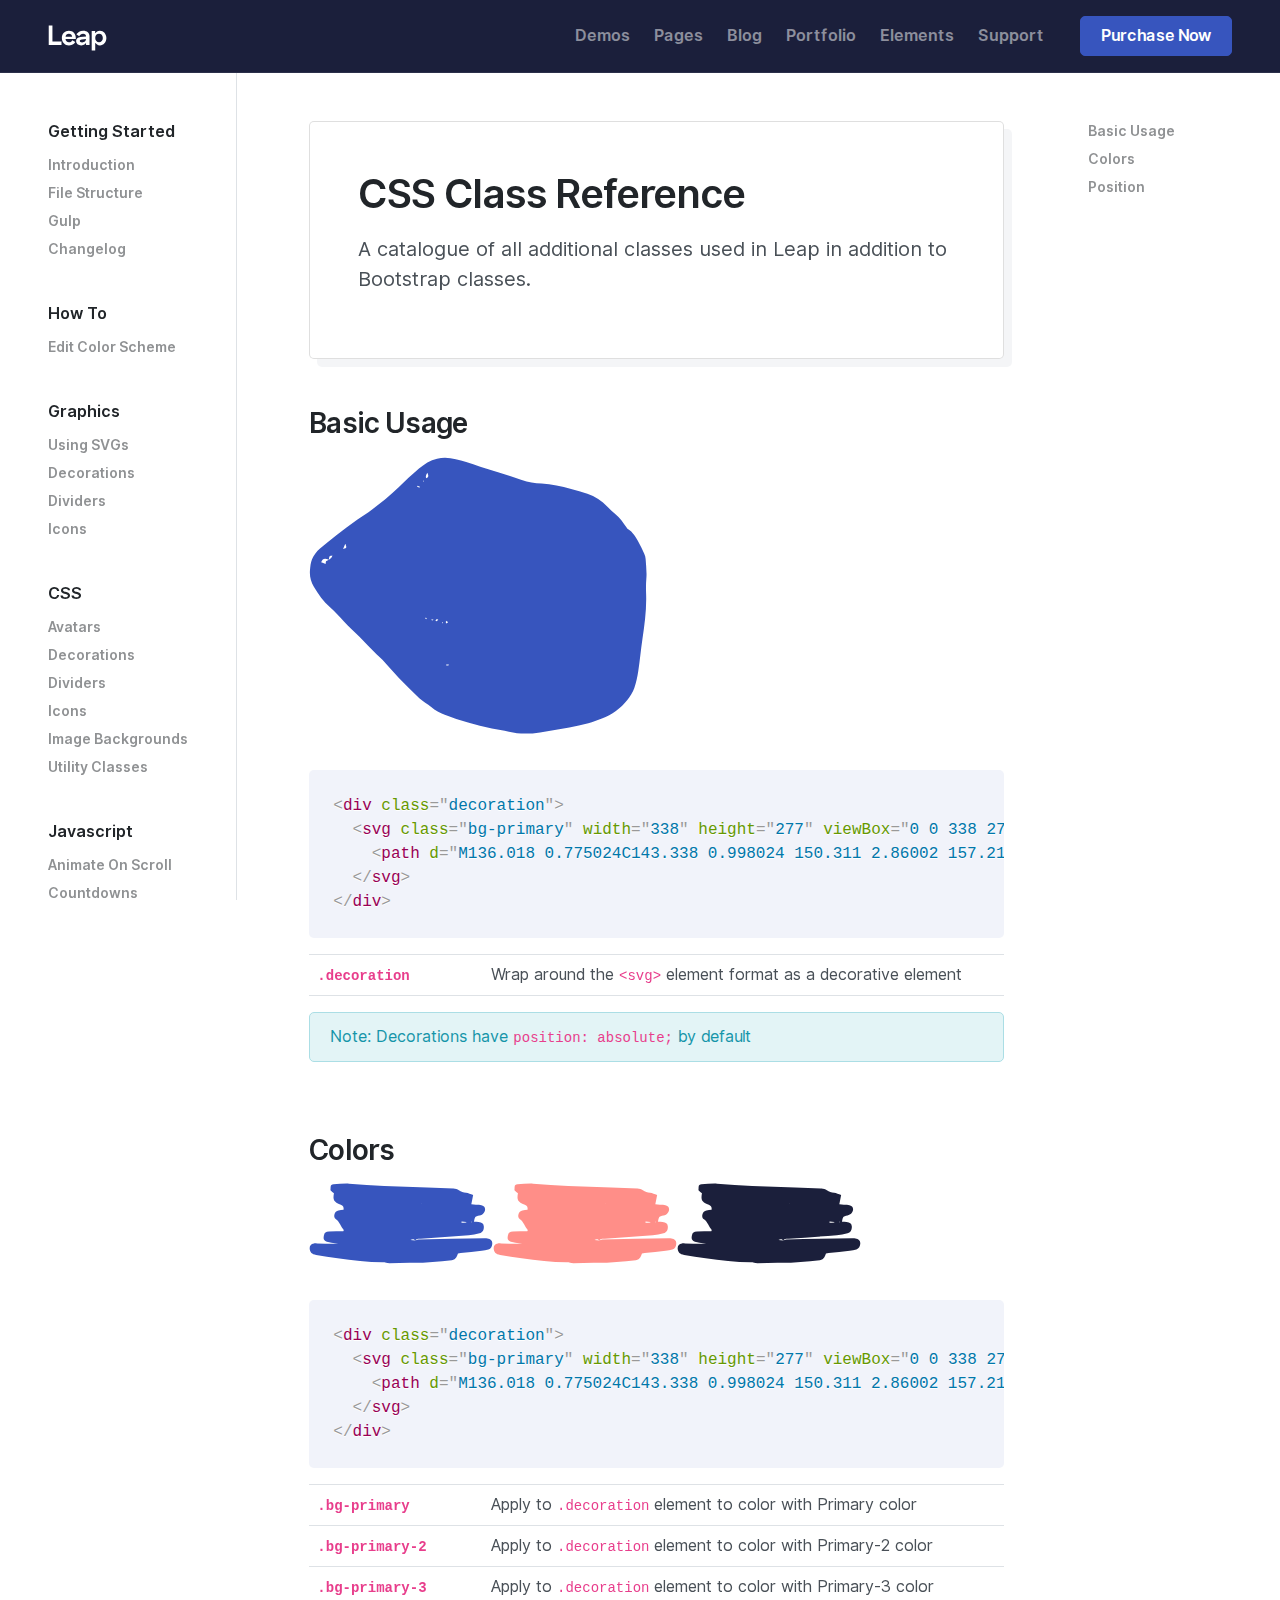
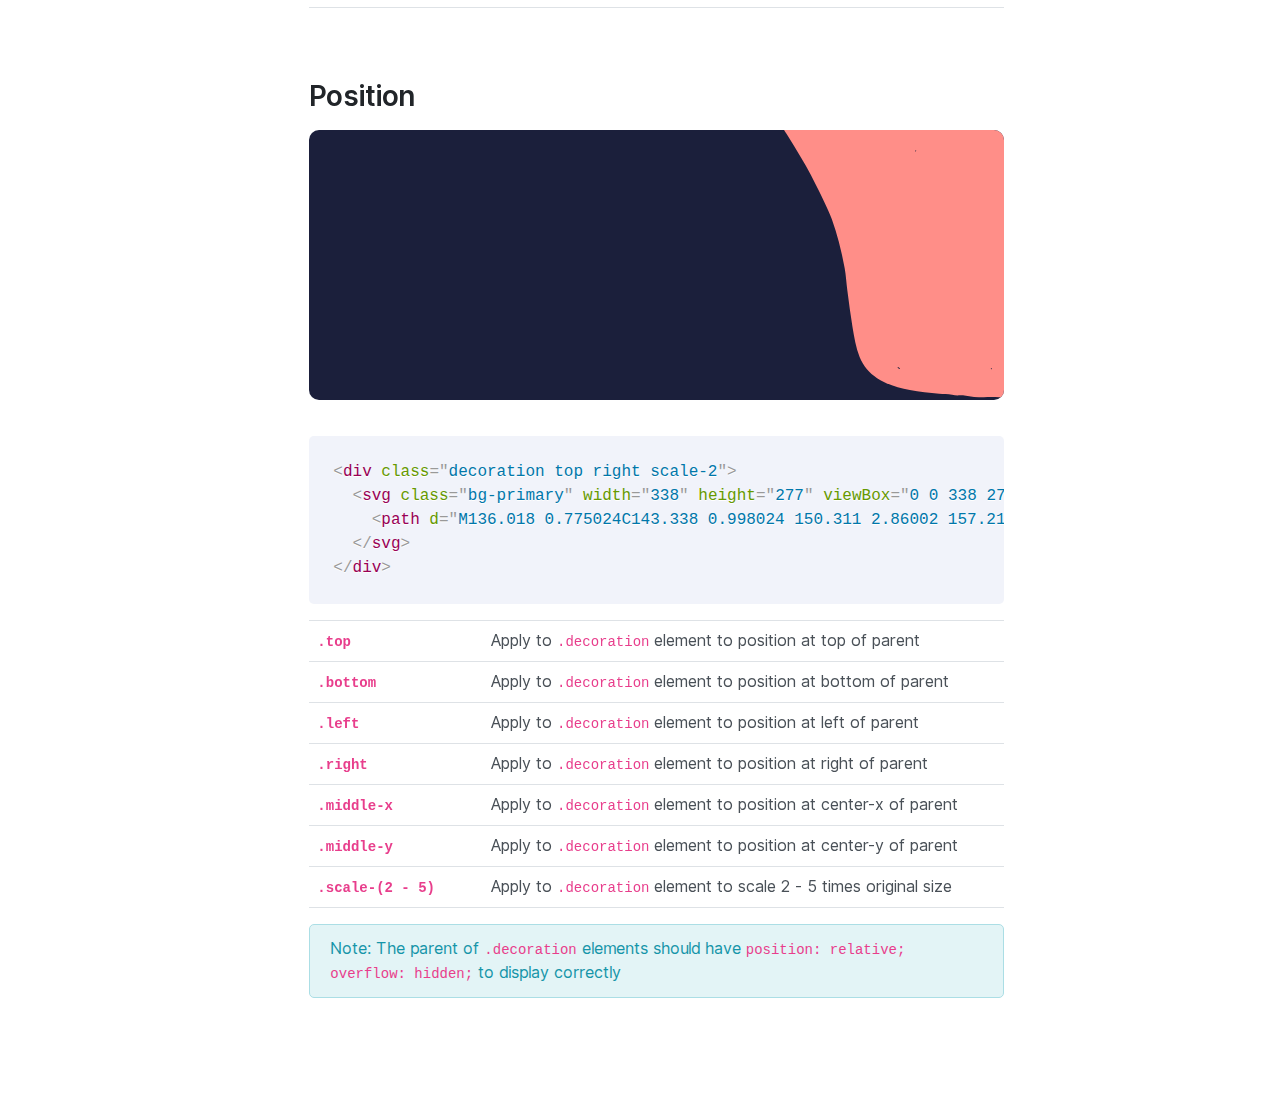
<file: documentation/css-class-reference.html>
<!doctype html>
<html lang="en">

  <head>
    <meta charset="utf-8">
    <title>Leap Bootstrap Theme and HTML Template</title>
    <meta name="viewport" content="width=device-width, initial-scale=1.0">
    <meta name="description" content="A corporate Bootstrap theme by Medium Rare">
    <link href="../assets/css/theme.css" rel="stylesheet" type="text/css" media="all" />
    <link rel="preload" as="font" href="../assets/fonts/Inter-UI-upright.var.woff2" type="font/woff2" crossorigin="anonymous">
    <link rel="preload" as="font" href="../assets/fonts/Inter-UI.var.woff2" type="font/woff2" crossorigin="anonymous">
  </head>

  <body data-smooth-scroll-offset="120">

    <div class="navbar-container ">
      <nav class="navbar navbar-expand-lg navbar-dark bg-primary-3" data-sticky="top">
        <div class="container-fluid">
          <a class="navbar-brand fade-page" href="../index.html">
            <img src="../assets/img/logo-white.svg" alt="Leap">
          </a>
          <button class="navbar-toggler" type="button" data-toggle="collapse" data-target=".navbar-collapse" aria-expanded="false" aria-label="Toggle navigation">
            <img class="icon navbar-toggler-open" src="../assets/img/icons/interface/menu.svg" alt="menu interface icon" data-inject-svg />
            <img class="icon navbar-toggler-close" src="../assets/img/icons/interface/cross.svg" alt="cross interface icon" data-inject-svg />
          </button>
          <div class="collapse navbar-collapse justify-content-end">
            <div class="py-2 py-lg-0">
              <ul class="navbar-nav">
                <li class="nav-item dropdown">
                  <a href="#" class="nav-link dropdown-toggle" data-toggle="dropdown-grid" aria-expanded="false" aria-haspopup="true">Demos</a>
                  <div class="dropdown-menu row">
                    <div class="col-auto" data-dropdown-content>
                      <div class="dropdown-grid-menu"><a href="../home-course.html" class="dropdown-item fade-page">Course</a><a href="../home-coworking.html" class="dropdown-item fade-page">Coworking<span class="badge badge-primary ml-2">New</span></a><a href="../home-cryptocurrency.html"
                        class="dropdown-item fade-page">Cryptocurrency</a><a href="../home-desktop-app.html" class="dropdown-item fade-page">Desktop App</a><a href="../home-event.html" class="dropdown-item fade-page">Event</a><a href="../home-mobile-app.html"
                        class="dropdown-item fade-page">Mobile App</a><a href="../home-portfolio.html" class="dropdown-item fade-page">Portfolio</a><a href="../home-saas.html" class="dropdown-item fade-page">SaaS</a><a href="../home-saas-trend.html" class="dropdown-item fade-page">SaaS - Trend</a>
                        <a
                        href="../home-software-library.html" class="dropdown-item fade-page">Software Library</a>
                      </div>
                    </div>
                  </div>
                </li>
                <li class="nav-item dropdown">
                  <a href="#" class="nav-link dropdown-toggle" data-toggle="dropdown-grid" aria-expanded="false" aria-haspopup="true">Pages</a>
                  <div class="dropdown-menu row">
                    <div class="col-auto" data-dropdown-content>
                      <div class="dropdown-grid-menu"><a href="../about-company.html" class="dropdown-item fade-page">About Company</a>
                        <div class="dropdown">
                          <a href="#" class="dropdown-item dropdown-toggle" data-toggle="dropdown-grid" aria-expanded="false" aria-haspopup="true">
                            <span>Careers</span>
                            <img class="icon bg-dark opacity-20" src="../assets/img/icons/interface/arrow-caret.svg" alt="arrow-caret interface icon" data-inject-svg />
                          </a>
                          <div class="dropdown-menu row">
                            <div class="col-auto" data-dropdown-content>
                              <div class="dropdown-grid-menu"><a href="../careers.html" class="dropdown-item fade-page">Careers</a><a href="../career-single.html" class="dropdown-item fade-page">Career Single</a>
                              </div>
                            </div>
                          </div>
                        </div>
                        <div class="dropdown">
                          <a href="#" class="dropdown-item dropdown-toggle" data-toggle="dropdown-grid" aria-expanded="false" aria-haspopup="true">
                            <span>Contact</span>
                            <img class="icon bg-dark opacity-20" src="../assets/img/icons/interface/arrow-caret.svg" alt="arrow-caret interface icon" data-inject-svg />
                          </a>
                          <div class="dropdown-menu row">
                            <div class="col-auto" data-dropdown-content>
                              <div class="dropdown-grid-menu"><a href="../contact.html" class="dropdown-item fade-page">Contact</a><a href="../contact-multiple-locations.html" class="dropdown-item fade-page">Contact - Multiple Locations</a>
                              </div>
                            </div>
                          </div>
                        </div>
                        <div class="dropdown">
                          <a href="#" class="dropdown-item dropdown-toggle" data-toggle="dropdown-grid" aria-expanded="false" aria-haspopup="true">
                            <span>Customers</span>
                            <img class="icon bg-dark opacity-20" src="../assets/img/icons/interface/arrow-caret.svg" alt="arrow-caret interface icon" data-inject-svg />
                          </a>
                          <div class="dropdown-menu row">
                            <div class="col-auto" data-dropdown-content>
                              <div class="dropdown-grid-menu"><a href="../customer-stories.html" class="dropdown-item fade-page">Customer Stories</a><a href="../customer-story.html" class="dropdown-item fade-page">Customer Story</a>
                              </div>
                            </div>
                          </div>
                        </div>
                        <div class="dropdown">
                          <a href="#" class="dropdown-item dropdown-toggle" data-toggle="dropdown-grid" aria-expanded="false" aria-haspopup="true">
                            <span>Knowledgebase</span>
                            <img class="icon bg-dark opacity-20" src="../assets/img/icons/interface/arrow-caret.svg" alt="arrow-caret interface icon" data-inject-svg />
                          </a>
                          <div class="dropdown-menu row">
                            <div class="col-auto" data-dropdown-content>
                              <div class="dropdown-grid-menu"><a href="../knowledgebase.html" class="dropdown-item fade-page">Knowledgebase</a><a href="../knowledgebase-category.html" class="dropdown-item fade-page">Knowledgebase Category</a><a href="../knowledgebase-article.html" class="dropdown-item fade-page">Knowledgebase Article</a>
                              </div>
                            </div>
                          </div>
                        </div>
                        <div class="dropdown">
                          <a href="#" class="dropdown-item dropdown-toggle" data-toggle="dropdown-grid" aria-expanded="false" aria-haspopup="true">
                            <span>Pricing</span>
                            <img class="icon bg-dark opacity-20" src="../assets/img/icons/interface/arrow-caret.svg" alt="arrow-caret interface icon" data-inject-svg />
                          </a>
                          <div class="dropdown-menu row">
                            <div class="col-auto" data-dropdown-content>
                              <div class="dropdown-grid-menu"><a href="../pricing-plans.html" class="dropdown-item fade-page">Pricing Plans</a><a href="../pricing-plans-table.html" class="dropdown-item fade-page">Pricing Plans Table</a><a href="../pricing-slider.html" class="dropdown-item fade-page">Pricing Slider</a>
                              </div>
                            </div>
                          </div>
                        </div>
                        <div class="dropdown">
                          <a href="#" class="dropdown-item dropdown-toggle" data-toggle="dropdown-grid" aria-expanded="false" aria-haspopup="true">
                            <span>Utility</span>
                            <img class="icon bg-dark opacity-20" src="../assets/img/icons/interface/arrow-caret.svg" alt="arrow-caret interface icon" data-inject-svg />
                          </a>
                          <div class="dropdown-menu row">
                            <div class="col-auto" data-dropdown-content>
                              <div class="dropdown-grid-menu"><a href="../404.html" class="dropdown-item fade-page">404</a><a href="../utility-coming-soon-subscribe.html" class="dropdown-item fade-page">Coming Soon - Subscribe</a><a href="../utility-coming-soon.html" class="dropdown-item fade-page">Coming Soon</a>
                                <a
                                href="../utility-confirmation-download.html" class="dropdown-item fade-page">Confirmation - Download</a><a href="../utility-confirmation-subscription.html" class="dropdown-item fade-page">Confirmation - Subscription</a><a href="../utility-legal.html" class="dropdown-item fade-page">Legal</a>
                              </div>
                            </div>
                          </div>
                        </div>
                        <div class="dropdown">
                          <a href="#" class="dropdown-item dropdown-toggle" data-toggle="dropdown-grid" aria-expanded="false" aria-haspopup="true">
                            <span>Account</span>
                            <img class="icon bg-dark opacity-20" src="../assets/img/icons/interface/arrow-caret.svg" alt="arrow-caret interface icon" data-inject-svg />
                          </a>
                          <div class="dropdown-menu row">
                            <div class="col-auto" data-dropdown-content>
                              <div class="dropdown-grid-menu"><a href="../account-onboarding.html" class="dropdown-item fade-page">Onboarding</a><a href="../account-sign-in.html" class="dropdown-item fade-page">Sign In</a><a href="../account-sign-up.html" class="dropdown-item fade-page">Sign Up</a>
                                <a
                                href="../account-sign-up-image.html" class="dropdown-item fade-page">Sign Up Image</a><a href="../account-forgot-password.html" class="dropdown-item fade-page">Forgot Password</a>
                              </div>
                            </div>
                          </div>
                        </div>
                      </div>
                    </div>
                  </div>
                </li>
                <li class="nav-item dropdown">
                  <a href="#" class="nav-link dropdown-toggle" data-toggle="dropdown-grid" aria-expanded="false" aria-haspopup="true">Blog</a>
                  <div class="dropdown-menu row">
                    <div class="col-auto" data-dropdown-content>
                      <div class="dropdown-grid-menu">
                        <div class="dropdown">
                          <a href="#" class="dropdown-item dropdown-toggle" data-toggle="dropdown-grid" aria-expanded="false" aria-haspopup="true">
                            <span>Blog Layouts</span>
                            <img class="icon bg-dark opacity-20" src="../assets/img/icons/interface/arrow-caret.svg" alt="arrow-caret interface icon" data-inject-svg />
                          </a>
                          <div class="dropdown-menu row">
                            <div class="col-auto" data-dropdown-content>
                              <div class="dropdown-grid-menu"><a href="../blog-cards.html" class="dropdown-item fade-page">Blog Cards</a><a href="../blog-masonry.html" class="dropdown-item fade-page">Blog Masonry</a><a href="../blog-sidebar.html" class="dropdown-item fade-page">Blog Sidebar</a>
                                <a
                                href="../blog-magazine.html" class="dropdown-item fade-page">Blog Magazine</a>
                              </div>
                            </div>
                          </div>
                        </div>
                        <div class="dropdown">
                          <a href="#" class="dropdown-item dropdown-toggle" data-toggle="dropdown-grid" aria-expanded="false" aria-haspopup="true">
                            <span>Article Layouts</span>
                            <img class="icon bg-dark opacity-20" src="../assets/img/icons/interface/arrow-caret.svg" alt="arrow-caret interface icon" data-inject-svg />
                          </a>
                          <div class="dropdown-menu row">
                            <div class="col-auto" data-dropdown-content>
                              <div class="dropdown-grid-menu"><a href="../blog-article.html" class="dropdown-item fade-page">Article Basic</a><a href="../blog-article-video.html" class="dropdown-item fade-page">Article Video</a><a href="../blog-article-image-header.html" class="dropdown-item fade-page">Article Image Header</a>
                                <a
                                href="../blog-article-image-header-parallax.html" class="dropdown-item fade-page">Article Image Parallax</a>
                              </div>
                            </div>
                          </div>
                        </div>
                      </div>
                    </div>
                  </div>
                </li>
                <li class="nav-item dropdown">
                  <a href="#" class="nav-link dropdown-toggle" data-toggle="dropdown-grid" aria-expanded="false" aria-haspopup="true">Portfolio</a>
                  <div class="dropdown-menu row">
                    <div class="col-auto" data-dropdown-content>
                      <div class="dropdown-grid-menu">
                        <div class="dropdown">
                          <a href="#" class="dropdown-item dropdown-toggle" data-toggle="dropdown-grid" aria-expanded="false" aria-haspopup="true">
                            <span>Grid Layouts</span>
                            <img class="icon bg-dark opacity-20" src="../assets/img/icons/interface/arrow-caret.svg" alt="arrow-caret interface icon" data-inject-svg />
                          </a>
                          <div class="dropdown-menu row">
                            <div class="col-auto" data-dropdown-content>
                              <div class="dropdown-grid-menu"><a href="../portfolio-2-columns.html" class="dropdown-item fade-page">2 Columns</a><a href="../portfolio-3-columns.html" class="dropdown-item fade-page">3 Columns</a><a href="../portfolio-4-columns.html" class="dropdown-item fade-page">4 Columns</a>
                              </div>
                            </div>
                          </div>
                        </div>
                        <div class="dropdown">
                          <a href="#" class="dropdown-item dropdown-toggle" data-toggle="dropdown-grid" aria-expanded="false" aria-haspopup="true">
                            <span>Project Layouts</span>
                            <img class="icon bg-dark opacity-20" src="../assets/img/icons/interface/arrow-caret.svg" alt="arrow-caret interface icon" data-inject-svg />
                          </a>
                          <div class="dropdown-menu row">
                            <div class="col-auto" data-dropdown-content>
                              <div class="dropdown-grid-menu"><a href="../portfolio-case-study.html" class="dropdown-item fade-page">Case Study</a><a href="../portfolio-single-sidebar.html" class="dropdown-item fade-page">Sidebar</a><a href="../portfolio-single-slider.html" class="dropdown-item fade-page">Slider</a>
                                <a
                                href="../portfolio-single-parallax.html" class="dropdown-item fade-page">Parallax</a>
                              </div>
                            </div>
                          </div>
                        </div>
                      </div>
                    </div>
                  </div>
                </li>
                <li class="nav-item dropdown">
                  <a href="#" class="nav-link dropdown-toggle" data-toggle="dropdown-grid" aria-expanded="false" aria-haspopup="true">Elements</a>
                  <div class="dropdown-menu bg-primary-3 text-light border-bottom">
                    <div class="container py-4" data-dropdown-content>
                      <div class="row w-100">
                        <div class="col-lg col-md-4 mb-3 mb-lg-0">
                          <h5>Base</h5>
                          <div><a class="dropdown-item fade-page" href="../elements-grid.html">Grid</a><a class="dropdown-item fade-page" href="../elements-forms.html">Forms</a><a class="dropdown-item fade-page" href="../elements-tables.html">Tables</a>
                            <a
                            class="dropdown-item fade-page" href="../elements-typography.html">Typography</a>
                          </div>
                        </div>
                        <div class="col-lg col-md-4 mb-3 mb-lg-0">
                          <h5>General</h5>
                          <div><a class="dropdown-item fade-page" href="../elements-alerts.html">Alerts</a><a class="dropdown-item fade-page" href="../elements-avatars.html">Avatars</a><a class="dropdown-item fade-page" href="../elements-badges.html">Badges</a>
                            <a
                            class="dropdown-item fade-page" href="../elements-breadcrumbs.html">Breadcrumbs</a><a class="dropdown-item fade-page" href="../elements-buttons.html">Buttons</a><a class="dropdown-item fade-page" href="../elements-cards.html">Cards</a><a class="dropdown-item fade-page" href="../elements-dropdowns-bootstrap.html">Dropdowns Bootstrap</a>
                              <a
                              class="dropdown-item fade-page" href="../elements-dropdowns-grid.html">Dropdowns Grid</a><a class="dropdown-item fade-page" href="../elements-footers.html">Footers</a><a class="dropdown-item fade-page" href="../elements-navbars.html">Navigation</a><a class="dropdown-item fade-page" href="../elements-tooltips.html">Tooltips</a>
                                <a
                                class="dropdown-item fade-page" href="../elements-toasts.html">Toasts</a><a class="dropdown-item fade-page" href="../elements-widgets.html">Widgets</a>
                          </div>
                        </div>
                        <div class="col-lg col-md-4 mb-3 mb-lg-0">
                          <h5>Graphic</h5>
                          <div><a class="dropdown-item fade-page" href="../elements-decorations.html">Decorations</a><a class="dropdown-item fade-page" href="../elements-dividers.html">Dividers</a><a class="dropdown-item fade-page" href="../elements-icons.html">Icons</a>
                            <a
                            class="dropdown-item fade-page" href="../elements-icons-reference.html">Icons Reference</a><a class="dropdown-item fade-page" href="../elements-processes.html">Processes</a><a class="dropdown-item fade-page" href="../elements-progress.html">Progress</a><a class="dropdown-item fade-page" href="../elements-pricing.html">Pricing</a>
                          </div>
                        </div>
                        <div class="col-lg col-md-4 mb-3 mb-lg-0">
                          <h5>Media</h5>
                          <div><a class="dropdown-item fade-page" href="../elements-fancybox.html">Fancybox</a><a class="dropdown-item fade-page" href="../elements-isotope.html">Isotope</a><a class="dropdown-item fade-page" href="../elements-maps.html">Maps</a>
                            <a
                            class="dropdown-item fade-page" href="../elements-flickity.html">Slider Flickity</a><a class="dropdown-item fade-page" href="../elements-twitter.html">Twitter Feeds</a><a class="dropdown-item fade-page" href="../elements-video-players.html">Video Players</a><a class="dropdown-item fade-page"
                              href="../elements-video-backgrounds.html">Video Backgrounds</a>
                          </div>
                        </div>
                        <div class="col-lg col-md-4 mb-3 mb-lg-0">
                          <h5>Interactive</h5>
                          <div><a class="dropdown-item fade-page" href="../elements-animations.html">Animations</a><a class="dropdown-item fade-page" href="../elements-accordions.html">Accordion</a><a class="dropdown-item fade-page" href="../elements-counters.html">Counters</a>
                            <a
                            class="dropdown-item fade-page" href="../elements-countdown.html">Countdown</a><a class="dropdown-item fade-page" href="../elements-date-picker.html">Date Picker</a><a class="dropdown-item fade-page" href="../elements-modals.html">Modals</a><a class="dropdown-item fade-page" href="../elements-navs.html">Tabs (Nav)</a>
                              <a
                              class="dropdown-item fade-page" href="../elements-typed-text.html">Typed Text</a><a class="dropdown-item fade-page" href="../elements-parallax.html">Parallax</a><a class="dropdown-item fade-page" href="../elements-popovers.html">Popovers</a><a class="dropdown-item fade-page" href="../elements-wizards.html">Wizards</a>
                          </div>
                        </div>
                      </div>
                    </div>
                  </div>
                </li>
                <li class="nav-item dropdown">
                  <a href="#" class="nav-link dropdown-toggle" data-toggle="dropdown-grid" aria-expanded="false" aria-haspopup="true">Support</a>
                  <div class="dropdown-menu row">
                    <div class="col-auto px-0" data-dropdown-content>
                      <div class="bg-white rounded border shadow-lg o-hidden">
                        <div class="p-3">
                          <h6 class="mb-0">Product Support</h6>
                        </div>
                        <div class="list-group list-group-flush">
                          <a href="../documentation/index.html" target="_blank" class="list-group-item list-group-item-action d-flex align-items-center p-3">
                            <img class="icon icon-md" src="../assets/img/icons/theme/files/selected-file.svg" alt="selected-file icon" data-inject-svg />
                            <div class="text-body ml-3">
                              <span>Documentation</span>
                              <div class="text-small text-muted">Get all the information you need</div>
                            </div>
                          </a>
                          <a href="https://themes.zendesk.com/hc/en-us/articles/360000006291-How-do-I-get-help-with-the-theme-I-purchased-" target="_blank" class="list-group-item list-group-item-action d-flex align-items-center p-3">
                            <img class="icon icon-md" src="../assets/img/icons/theme/communication/chat-4.svg" alt="chat-4 icon" data-inject-svg />
                            <div class="text-body ml-3">
                              <span>Looking for answers?</span>
                              <div class="text-small text-muted">Get support</div>
                            </div>
                          </a>
                        </div>
                      </div>
                    </div>
                  </div>
                </li>
              </ul>
            </div><a href="#" class="btn btn-primary ml-lg-3">Purchase Now</a>

          </div>
        </div>
      </nav>
    </div>

    <button class="btn btn-lg btn-primary btn-block rounded-0 d-md-none" type="button" data-toggle="collapse" data-target="#docs-index" aria-expanded="false" aria-controls="docs-index">
      <img class="icon" src="../assets/img/icons/interface/menu.svg" alt="menu interface icon" data-inject-svg />
      <span>Toggle Docs Index</span>
    </button>
    <section class="container-fluid py-0">
      <div class="row">
        <div class="col-12 col-md-3 col-lg-2 border-right pt-3 pt-md-5 docs-sidebar">
          <div id="docs-index" class="collapse">

            <div class="mb-3 mb-md-4">
              <h6 class="mb-2">Getting Started</h6>
              <ul class="nav flex-column">

                <li class="nav-item">
                  <a href="index.html" class="nav-link text-small">Introduction </a>

                </li>

                <li class="nav-item">
                  <a href="file-structure.html" class="nav-link text-small">File Structure </a>

                </li>

                <li class="nav-item">
                  <a href="gulp.html" class="nav-link text-small">Gulp </a>

                </li>

                <li class="nav-item">
                  <a href="changelog.html" class="nav-link text-small">Changelog </a>

                </li>

              </ul>
            </div>

            <div class="mb-3 mb-md-4">
              <h6 class="mb-2">How To</h6>
              <ul class="nav flex-column">

                <li class="nav-item">
                  <a href="how-to-edit-color-scheme.html" class="nav-link text-small">Edit Color Scheme </a>

                </li>

              </ul>
            </div>

            <div class="mb-3 mb-md-4">
              <h6 class="mb-2">Graphics</h6>
              <ul class="nav flex-column">

                <li class="nav-item">
                  <a href="graphics-svg.html" class="nav-link text-small">Using SVGs </a>

                </li>

                <li class="nav-item">
                  <a href="graphics-decorations.html" class="nav-link text-small">Decorations </a>

                </li>

                <li class="nav-item">
                  <a href="graphics-dividers.html" class="nav-link text-small">Dividers </a>

                </li>

                <li class="nav-item">
                  <a href="graphics-icons.html" class="nav-link text-small">Icons </a>

                </li>

              </ul>
            </div>

            <div class="mb-3 mb-md-4">
              <h6 class="mb-2">CSS</h6>
              <ul class="nav flex-column">

                <li class="nav-item">
                  <a href="css-avatars.html" class="nav-link text-small">Avatars </a>

                </li>

                <li class="nav-item">
                  <a href="css-decorations.html" class="nav-link text-small">Decorations </a>

                </li>

                <li class="nav-item">
                  <a href="css-dividers.html" class="nav-link text-small">Dividers </a>

                </li>

                <li class="nav-item">
                  <a href="css-icons.html" class="nav-link text-small">Icons </a>

                </li>

                <li class="nav-item">
                  <a href="css-image-backgrounds.html" class="nav-link text-small">Image Backgrounds </a>

                </li>

                <li class="nav-item">
                  <a href="css-utility-classes.html" class="nav-link text-small">Utility Classes </a>

                </li>

              </ul>
            </div>

            <div class="mb-3 mb-md-4">
              <h6 class="mb-2">Javascript</h6>
              <ul class="nav flex-column">

                <li class="nav-item">
                  <a href="js-aos.html" class="nav-link text-small">Animate On Scroll </a>

                </li>

                <li class="nav-item">
                  <a href="js-countdown.html" class="nav-link text-small">Countdowns </a>

                </li>

                <li class="nav-item">
                  <a href="js-countup.html" class="nav-link text-small">Counters </a>

                </li>

                <li class="nav-item">
                  <a href="js-prism.html" class="nav-link text-small">Code Highlighting </a>

                </li>

                <li class="nav-item">
                  <a href="js-dropdown-grid.html" class="nav-link text-small">Dropdowns (Grid) </a>

                </li>

                <li class="nav-item">
                  <a href="js-fancybox.html" class="nav-link text-small">Fancybox (Lightbox) </a>

                </li>

                <li class="nav-item">
                  <a href="js-flatpickr.html" class="nav-link text-small">Flatpickr </a>

                </li>

                <li class="nav-item">
                  <a href="js-flickity.html" class="nav-link text-small">Flickity (Slider) </a>

                </li>

                <li class="nav-item">
                  <a href="#forms-collapse" class="nav-link text-small" data-toggle="collapse" role="button" aria-expanded="false" aria-controls="forms-collapse">Forms <img class="bg-dark icon" src="../assets/img/icons/interface/arrow-caret.svg" alt="arrow-caret interface icon" data-inject-svg /></a>

                  <ul class="nav flex-column collapse pl-3" id="forms-collapse">

                    <li class="nav-item">
                      <a href="js-form-email.html" class="nav-link text-small">Client Side</a>
                    </li>

                    <li class="nav-item">
                      <a href="js-form-swiftmailer.html" class="nav-link text-small">Send to Email</a>
                    </li>

                    <li class="nav-item">
                      <a href="js-form-mailchimp.html" class="nav-link text-small">Send to MailChimp</a>
                    </li>

                    <li class="nav-item">
                      <a href="js-recaptcha-v2.html" class="nav-link text-small">reCAPTCHA</a>
                    </li>

                  </ul>

                </li>

                <li class="nav-item">
                  <a href="js-maps.html" class="nav-link text-small">Google Maps </a>

                </li>

                <li class="nav-item">
                  <a href="js-isotope.html" class="nav-link text-small">Isotope (Masonry Layout) </a>

                </li>

                <li class="nav-item">
                  <a href="#navs-bars-collapse" class="nav-link text-small" data-toggle="collapse" role="button" aria-expanded="false" aria-controls="navs-bars-collapse">Navs Bars <img class="bg-dark icon" src="../assets/img/icons/interface/arrow-caret.svg" alt="arrow-caret interface icon" data-inject-svg /></a>

                  <ul class="nav flex-column collapse pl-3" id="navs-bars-collapse">

                    <li class="nav-item">
                      <a href="js-overlay-nav.html" class="nav-link text-small">Overlay</a>
                    </li>

                    <li class="nav-item">
                      <a href="js-sticky.html" class="nav-link text-small">Sticky</a>
                    </li>

                  </ul>

                </li>

                <li class="nav-item">
                  <a href="js-jarallax.html" class="nav-link text-small">Parallax </a>

                </li>

                <li class="nav-item">
                  <a href="js-loading-animations.html" class="nav-link text-small">Page Load Animations </a>

                </li>

                <li class="nav-item">
                  <a href="js-fade-page.html" class="nav-link text-small">Page Transitions </a>

                </li>

                <li class="nav-item">
                  <a href="js-ion-rangeslider.html" class="nav-link text-small">Range Sliders </a>

                </li>

                <li class="nav-item">
                  <a href="js-reading-position.html" class="nav-link text-small">Scroll Progress Bar </a>

                </li>

                <li class="nav-item">
                  <a href="js-smooth-scroll.html" class="nav-link text-small">Smooth Scroll </a>

                </li>

                <li class="nav-item">
                  <a href="js-svg-injector.html" class="nav-link text-small">SVGInjector </a>

                </li>

                <li class="nav-item">
                  <a href="js-twitter-fetcher.html" class="nav-link text-small">Twitter Feeds </a>

                </li>

                <li class="nav-item">
                  <a href="js-typed-text.html" class="nav-link text-small">Typed Text </a>

                </li>

                <li class="nav-item">
                  <a href="js-plyr.html" class="nav-link text-small">Video Players </a>

                </li>

                <li class="nav-item">
                  <a href="js-wizard.html" class="nav-link text-small">Wizards </a>

                </li>

              </ul>
            </div>

            <div class="mb-3 mb-md-4">
              <h6 class="mb-2">PHP</h6>
              <ul class="nav flex-column">

                <li class="nav-item">
                  <a href="php-mailchimp.html" class="nav-link text-small">Mailchimp Form Handler </a>

                </li>

                <li class="nav-item">
                  <a href="php-swiftmailer.html" class="nav-link text-small">Email Form Handler </a>

                </li>

              </ul>
            </div>

            <div class="mb-3 mb-md-4">
              <h6 class="mb-2">Bootstrap</h6>
              <ul class="nav flex-column">

                <li class="nav-item">
                  <a href="http://getbootstrap.com/docs/4.3/components/alerts/" class="nav-link text-small" target="_blank">Alerts </a>

                </li>

                <li class="nav-item">
                  <a href="http://getbootstrap.com/docs/4.3/components/badge/" class="nav-link text-small" target="_blank">Badges </a>

                </li>

                <li class="nav-item">
                  <a href="http://getbootstrap.com/docs/4.3/components/breadcrumb/" class="nav-link text-small" target="_blank">Breadcrumbs </a>

                </li>

                <li class="nav-item">
                  <a href="http://getbootstrap.com/docs/4.3/components/buttons/" class="nav-link text-small" target="_blank">Buttons </a>

                </li>

                <li class="nav-item">
                  <a href="http://getbootstrap.com/docs/4.3/components/card/" class="nav-link text-small" target="_blank">Cards </a>

                </li>

                <li class="nav-item">
                  <a href="http://getbootstrap.com/docs/4.3/components/dropdowns/" class="nav-link text-small" target="_blank">Dropdowns </a>

                </li>

                <li class="nav-item">
                  <a href="http://getbootstrap.com/docs/4.3/components/forms/" class="nav-link text-small" target="_blank">Forms </a>

                </li>

                <li class="nav-item">
                  <a href="http://getbootstrap.com/docs/4.3/layout/grid/" class="nav-link text-small" target="_blank">Grid System </a>

                </li>

                <li class="nav-item">
                  <a href="http://getbootstrap.com/docs/4.3/components/modal/" class="nav-link text-small" target="_blank">Modals </a>

                </li>

                <li class="nav-item">
                  <a href="http://getbootstrap.com/docs/4.3/components/navbar/" class="nav-link text-small" target="_blank">Navbars </a>

                </li>

                <li class="nav-item">
                  <a href="http://getbootstrap.com/docs/4.3/components/navs/" class="nav-link text-small" target="_blank">Navs </a>

                </li>

                <li class="nav-item">
                  <a href="http://getbootstrap.com/docs/4.3/components/popovers/" class="nav-link text-small" target="_blank">Popovers </a>

                </li>

                <li class="nav-item">
                  <a href="http://getbootstrap.com/docs/4.3/components/progress/" class="nav-link text-small" target="_blank">Progress </a>

                </li>

                <li class="nav-item">
                  <a href="http://getbootstrap.com/docs/4.3/content/tables/" class="nav-link text-small" target="_blank">Tables </a>

                </li>

                <li class="nav-item">
                  <a href="http://getbootstrap.com/docs/4.3/components/toasts/" class="nav-link text-small" target="_blank">Toasts </a>

                </li>

                <li class="nav-item">
                  <a href="http://getbootstrap.com/docs/4.3/components/tooltips/" class="nav-link text-small" target="_blank">Tooltips </a>

                </li>

                <li class="nav-item">
                  <a href="http://getbootstrap.com/docs/4.3/content/typography/" class="nav-link text-small" target="_blank">Typography </a>

                </li>

              </ul>
            </div>

          </div>
        </div>
        <div class="col-md-9 col-lg-10">
          <div class="row">
            <div class="col-xl-10 col-lg-9 px-xl-6 px-lg-4 px-md-3 py-md-5">
              <div class="card card-body card-lg shadow-3d rounded-sm mb-4 mb-md-5">
                <h1>CSS Class Reference</h1>
                <div class="lead">
                  <p>A catalogue of all additional classes used in Leap in addition to Bootstrap classes.</p>
                </div>
              </div>

              <article id="basic-usage" class="mb-4 mb-md-6">
                <h3> <p>Basic Usage</p>
 </h3>
                <div class="mb-4">
                  <div class="decoration position-relative">
                    <img class="bg-primary" src="../assets/img/decorations/deco-blob-1.svg" alt="deco-blob-1 decoration" data-inject-svg />
                  </div>
                </div>
                <div>
                  <pre><code class="language-html">&lt;div class=&quot;decoration&quot;&gt;
  &lt;svg class=&quot;bg-primary&quot; width=&quot;338&quot; height=&quot;277&quot; viewBox=&quot;0 0 338 277&quot; fill=&quot;none&quot; xmlns=&quot;http://www.w3.org/2000/svg&quot;&gt;
    &lt;path d=&quot;M136.018 0.775024C143.338 0.998024 150.311 2.86002 157.217 4.90402C161.951 6.30502 166.533 8.21602 171.238 9.72702C177.683 11.799 184.205 13.642 190.654 15.704C198.047 18.067 205.496 20.302 212.734 23.077C219.181 25.549 225.818 26.16 232.576 26.624C242.613 27.313 252.408 29.541 262.14 31.958C267.613 33.318 273.015 35.013 278.376 36.777C286.159 39.338 292.769 43.771 298.435 49.705C300.869 52.253 303.482 54.662 306.224 56.875C310.91 60.658 314.185 65.568 317.597 70.391C317.999 70.957 318.31 71.699 318.861 72.031C323.925 75.085 326.72 80.024 329.47 84.928C331.605 88.738 333.45 92.72 335.236 96.711C335.974 98.361 336.533 100.215 336.629 102.006C336.979 108.465 337.936 114.881 337.352 121.411C336.889 126.604 336.916 131.868 337.11 137.086C337.676 152.284 335.641 167.235 333.401 182.2C331.815 192.802 330.878 203.502 329.278 214.101C328.417 219.807 327.28 225.578 325.321 230.976C323.759 235.279 321.196 239.409 318.317 243.006C311.585 251.42 303.104 257.68 292.893 261.414C288.381 263.064 283.952 265.016 279.332 266.275C273.076 267.98 266.711 269.338 260.33 270.509C250.605 272.292 240.844 273.878 231.07 275.381C220.672 276.98 210.306 277.306 199.939 274.719C194.33 273.32 188.527 272.723 182.869 271.504C166.828 268.049 151.043 263.651 135.754 257.669C130.918 255.776 126.25 253.478 122.199 249.956C118.49 246.731 113.928 244.469 110.316 241.155C103.357 234.766 96.6579 228.074 90.1249 221.245C84.3729 215.231 79.0449 208.814 73.4259 202.671C71.6229 200.7 69.3989 199.121 67.5219 197.212C61.8789 191.478 56.3579 185.624 50.6959 179.909C48.0139 177.202 45.0629 174.763 42.3439 172.091C39.7309 169.523 37.2799 166.791 34.7229 164.164C30.1899 159.507 25.8419 154.642 21.0319 150.288C14.4459 144.325 9.29194 137.288 4.85794 129.733C1.90494 124.702 0.404932 119.126 0.994932 113.109C1.35393 109.453 1.56894 105.873 3.02594 102.364C4.82294 98.043 7.59594 94.544 11.0199 91.581C16.4609 86.871 22.0179 82.28 27.7129 77.881C34.4159 72.703 41.2719 67.718 48.1519 62.774C53.0819 59.232 58.3649 56.157 63.1269 52.411C72.1059 45.348 81.2339 38.467 89.4079 30.405C96.0349 23.868 102.898 17.54 110.002 11.527C115.279 7.06004 121.135 3.23104 128.049 1.65704C130.639 1.07104 133.357 1.05302 136.018 0.775024ZM19.8459 102.8C15.5139 101.001 13.7579 101.522 12.1429 105.364C13.5239 105.867 14.8829 106.363 16.5709 106.978C16.7739 105.683 16.8949 104.912 16.9929 104.287C17.9989 103.763 18.9229 103.281 19.8479 102.799C21.2859 101.622 23.0749 100.717 23.4099 98.469C20.4119 98.883 20.4119 98.883 19.8459 102.8ZM118.352 15.815C117.153 17.925 116.342 19.402 117.231 21.328C119.746 19.487 119.773 19.382 118.352 15.815ZM36.2909 86.69C35.4119 88.799 34.8089 90.248 34.0939 91.961C37.8889 90.785 37.8889 90.785 36.2909 86.69ZM129.395 162.873C128.641 162.383 128.006 161.799 127.858 161.903C127.292 162.306 126.881 162.927 126.413 163.468C126.843 163.712 127.337 164.224 127.684 164.138C128.211 164.009 128.639 163.465 129.395 162.873ZM137.797 163.645C137.248 164.305 136.658 164.709 136.697 165.036C136.763 165.591 137.228 166.097 137.525 166.623C137.986 166.255 138.761 165.928 138.818 165.505C138.881 165.033 138.287 164.477 137.797 163.645ZM137.221 207.492C137.242 207.855 137.264 208.219 137.285 208.582C138.129 208.456 138.973 208.33 139.816 208.205C139.787 207.967 139.757 207.73 139.73 207.492C138.895 207.492 138.057 207.492 137.221 207.492ZM110.674 30.56C110.768 30.297 110.862 30.035 110.957 29.772C110.123 29.451 109.291 29.13 108.457 28.809C108.357 29.097 108.256 29.386 108.154 29.674C108.994 29.969 109.834 30.265 110.674 30.56ZM116.773 160.416C116.58 160.891 116.285 161.258 116.357 161.528C116.435 161.827 116.851 162.037 117.121 162.285C117.336 161.902 117.652 161.535 117.713 161.129C117.736 160.968 117.193 160.722 116.773 160.416ZM124.658 162.574C123.793 162.347 123.324 162.142 122.863 162.152C122.707 162.156 122.562 162.708 122.414 163.009C122.768 163.15 123.127 163.408 123.473 163.392C123.754 163.381 124.02 163.036 124.658 162.574ZM133.973 165.672C133.819 165.484 133.664 165.297 133.51 165.11C133.348 165.387 133.151 165.654 133.059 165.954C133.039 166.011 133.434 166.196 133.637 166.322C133.748 166.105 133.861 165.89 133.973 165.672ZM115.15 24.039C114.955 23.876 114.759 23.714 114.566 23.552C114.468 23.778 114.254 24.034 114.302 24.223C114.353 24.418 114.656 24.549 114.849 24.708C114.949 24.486 115.051 24.263 115.15 24.039Z&quot; fill=&quot;black&quot;&gt;&lt;/path&gt;
  &lt;/svg&gt;
&lt;/div&gt;</code></pre>

                </div>

                <dl class="row docs-dl">
                  <dt class="col-3"><code>.decoration</code>
                  </dt>
                  <dd class="col-9">
                    <p>Wrap around the <code>&lt;svg&gt;</code> element format as a decorative element</p>
                  </dd>
                </dl>
                <div class="alert alert-info">
                  <p>Note: Decorations have <code>position: absolute;</code> by default</p>

                </div>
              </article>

              <article id="colors" class="mb-4 mb-md-6">
                <h3> <p>Colors</p>
 </h3>
                <div class="mb-4">
                  <div class="d-flex">
                    <div class="decoration position-relative">
                      <img class="bg-primary" src="../assets/img/decorations/deco-lines-5.svg" alt="deco-lines-5 decoration" data-inject-svg />
                    </div>
                    <div class="decoration position-relative">
                      <img class="bg-primary-2" src="../assets/img/decorations/deco-lines-5.svg" alt="deco-lines-5 decoration" data-inject-svg />
                    </div>
                    <div class="decoration position-relative">
                      <img class="bg-primary-3" src="../assets/img/decorations/deco-lines-5.svg" alt="deco-lines-5 decoration" data-inject-svg />
                    </div>
                  </div>
                </div>
                <div>
                  <pre><code class="language-html">&lt;div class=&quot;decoration&quot;&gt;
  &lt;svg class=&quot;bg-primary&quot; width=&quot;338&quot; height=&quot;277&quot; viewBox=&quot;0 0 338 277&quot; fill=&quot;none&quot; xmlns=&quot;http://www.w3.org/2000/svg&quot;&gt;
    &lt;path d=&quot;M136.018 0.775024C143.338 0.998024 150.311 2.86002 157.217 4.90402C161.951 6.30502 166.533 8.21602 171.238 9.72702C177.683 11.799 184.205 13.642 190.654 15.704C198.047 18.067 205.496 20.302 212.734 23.077C219.181 25.549 225.818 26.16 232.576 26.624C242.613 27.313 252.408 29.541 262.14 31.958C267.613 33.318 273.015 35.013 278.376 36.777C286.159 39.338 292.769 43.771 298.435 49.705C300.869 52.253 303.482 54.662 306.224 56.875C310.91 60.658 314.185 65.568 317.597 70.391C317.999 70.957 318.31 71.699 318.861 72.031C323.925 75.085 326.72 80.024 329.47 84.928C331.605 88.738 333.45 92.72 335.236 96.711C335.974 98.361 336.533 100.215 336.629 102.006C336.979 108.465 337.936 114.881 337.352 121.411C336.889 126.604 336.916 131.868 337.11 137.086C337.676 152.284 335.641 167.235 333.401 182.2C331.815 192.802 330.878 203.502 329.278 214.101C328.417 219.807 327.28 225.578 325.321 230.976C323.759 235.279 321.196 239.409 318.317 243.006C311.585 251.42 303.104 257.68 292.893 261.414C288.381 263.064 283.952 265.016 279.332 266.275C273.076 267.98 266.711 269.338 260.33 270.509C250.605 272.292 240.844 273.878 231.07 275.381C220.672 276.98 210.306 277.306 199.939 274.719C194.33 273.32 188.527 272.723 182.869 271.504C166.828 268.049 151.043 263.651 135.754 257.669C130.918 255.776 126.25 253.478 122.199 249.956C118.49 246.731 113.928 244.469 110.316 241.155C103.357 234.766 96.6579 228.074 90.1249 221.245C84.3729 215.231 79.0449 208.814 73.4259 202.671C71.6229 200.7 69.3989 199.121 67.5219 197.212C61.8789 191.478 56.3579 185.624 50.6959 179.909C48.0139 177.202 45.0629 174.763 42.3439 172.091C39.7309 169.523 37.2799 166.791 34.7229 164.164C30.1899 159.507 25.8419 154.642 21.0319 150.288C14.4459 144.325 9.29194 137.288 4.85794 129.733C1.90494 124.702 0.404932 119.126 0.994932 113.109C1.35393 109.453 1.56894 105.873 3.02594 102.364C4.82294 98.043 7.59594 94.544 11.0199 91.581C16.4609 86.871 22.0179 82.28 27.7129 77.881C34.4159 72.703 41.2719 67.718 48.1519 62.774C53.0819 59.232 58.3649 56.157 63.1269 52.411C72.1059 45.348 81.2339 38.467 89.4079 30.405C96.0349 23.868 102.898 17.54 110.002 11.527C115.279 7.06004 121.135 3.23104 128.049 1.65704C130.639 1.07104 133.357 1.05302 136.018 0.775024ZM19.8459 102.8C15.5139 101.001 13.7579 101.522 12.1429 105.364C13.5239 105.867 14.8829 106.363 16.5709 106.978C16.7739 105.683 16.8949 104.912 16.9929 104.287C17.9989 103.763 18.9229 103.281 19.8479 102.799C21.2859 101.622 23.0749 100.717 23.4099 98.469C20.4119 98.883 20.4119 98.883 19.8459 102.8ZM118.352 15.815C117.153 17.925 116.342 19.402 117.231 21.328C119.746 19.487 119.773 19.382 118.352 15.815ZM36.2909 86.69C35.4119 88.799 34.8089 90.248 34.0939 91.961C37.8889 90.785 37.8889 90.785 36.2909 86.69ZM129.395 162.873C128.641 162.383 128.006 161.799 127.858 161.903C127.292 162.306 126.881 162.927 126.413 163.468C126.843 163.712 127.337 164.224 127.684 164.138C128.211 164.009 128.639 163.465 129.395 162.873ZM137.797 163.645C137.248 164.305 136.658 164.709 136.697 165.036C136.763 165.591 137.228 166.097 137.525 166.623C137.986 166.255 138.761 165.928 138.818 165.505C138.881 165.033 138.287 164.477 137.797 163.645ZM137.221 207.492C137.242 207.855 137.264 208.219 137.285 208.582C138.129 208.456 138.973 208.33 139.816 208.205C139.787 207.967 139.757 207.73 139.73 207.492C138.895 207.492 138.057 207.492 137.221 207.492ZM110.674 30.56C110.768 30.297 110.862 30.035 110.957 29.772C110.123 29.451 109.291 29.13 108.457 28.809C108.357 29.097 108.256 29.386 108.154 29.674C108.994 29.969 109.834 30.265 110.674 30.56ZM116.773 160.416C116.58 160.891 116.285 161.258 116.357 161.528C116.435 161.827 116.851 162.037 117.121 162.285C117.336 161.902 117.652 161.535 117.713 161.129C117.736 160.968 117.193 160.722 116.773 160.416ZM124.658 162.574C123.793 162.347 123.324 162.142 122.863 162.152C122.707 162.156 122.562 162.708 122.414 163.009C122.768 163.15 123.127 163.408 123.473 163.392C123.754 163.381 124.02 163.036 124.658 162.574ZM133.973 165.672C133.819 165.484 133.664 165.297 133.51 165.11C133.348 165.387 133.151 165.654 133.059 165.954C133.039 166.011 133.434 166.196 133.637 166.322C133.748 166.105 133.861 165.89 133.973 165.672ZM115.15 24.039C114.955 23.876 114.759 23.714 114.566 23.552C114.468 23.778 114.254 24.034 114.302 24.223C114.353 24.418 114.656 24.549 114.849 24.708C114.949 24.486 115.051 24.263 115.15 24.039Z&quot; fill=&quot;black&quot;&gt;&lt;/path&gt;
  &lt;/svg&gt;
&lt;/div&gt;</code></pre>

                </div>

                <dl class="row docs-dl">
                  <dt class="col-3"><code>.bg-primary</code>
                  </dt>
                  <dd class="col-9">
                    <p>Apply to <code>.decoration</code> element to color with Primary color</p>
                  </dd>
                  <dt class="col-3"><code>.bg-primary-2</code>
                  </dt>
                  <dd class="col-9">
                    <p>Apply to <code>.decoration</code> element to color with Primary-2 color</p>
                  </dd>
                  <dt class="col-3"><code>.bg-primary-3</code>
                  </dt>
                  <dd class="col-9">
                    <p>Apply to <code>.decoration</code> element to color with Primary-3 color</p>
                  </dd>
                </dl>
              </article>

              <article id="position" class="mb-4 mb-md-6">
                <h3> <p>Position</p>
 </h3>
                <div class="mb-4">
                  <div class="bg-primary-3 rounded o-hidden position-relative min-vh-30">
                    <div class="decoration top right scale-2">
                      <img class="bg-primary-2" src="../assets/img/decorations/deco-blob-4.svg" alt="deco-blob-4 decoration" data-inject-svg />
                    </div>
                  </div>
                </div>
                <div>
                  <pre><code class="language-html">&lt;div class=&quot;decoration top right scale-2&quot;&gt;
  &lt;svg class=&quot;bg-primary&quot; width=&quot;338&quot; height=&quot;277&quot; viewBox=&quot;0 0 338 277&quot; fill=&quot;none&quot; xmlns=&quot;http://www.w3.org/2000/svg&quot;&gt;
    &lt;path d=&quot;M136.018 0.775024C143.338 0.998024 150.311 2.86002 157.217 4.90402C161.951 6.30502 166.533 8.21602 171.238 9.72702C177.683 11.799 184.205 13.642 190.654 15.704C198.047 18.067 205.496 20.302 212.734 23.077C219.181 25.549 225.818 26.16 232.576 26.624C242.613 27.313 252.408 29.541 262.14 31.958C267.613 33.318 273.015 35.013 278.376 36.777C286.159 39.338 292.769 43.771 298.435 49.705C300.869 52.253 303.482 54.662 306.224 56.875C310.91 60.658 314.185 65.568 317.597 70.391C317.999 70.957 318.31 71.699 318.861 72.031C323.925 75.085 326.72 80.024 329.47 84.928C331.605 88.738 333.45 92.72 335.236 96.711C335.974 98.361 336.533 100.215 336.629 102.006C336.979 108.465 337.936 114.881 337.352 121.411C336.889 126.604 336.916 131.868 337.11 137.086C337.676 152.284 335.641 167.235 333.401 182.2C331.815 192.802 330.878 203.502 329.278 214.101C328.417 219.807 327.28 225.578 325.321 230.976C323.759 235.279 321.196 239.409 318.317 243.006C311.585 251.42 303.104 257.68 292.893 261.414C288.381 263.064 283.952 265.016 279.332 266.275C273.076 267.98 266.711 269.338 260.33 270.509C250.605 272.292 240.844 273.878 231.07 275.381C220.672 276.98 210.306 277.306 199.939 274.719C194.33 273.32 188.527 272.723 182.869 271.504C166.828 268.049 151.043 263.651 135.754 257.669C130.918 255.776 126.25 253.478 122.199 249.956C118.49 246.731 113.928 244.469 110.316 241.155C103.357 234.766 96.6579 228.074 90.1249 221.245C84.3729 215.231 79.0449 208.814 73.4259 202.671C71.6229 200.7 69.3989 199.121 67.5219 197.212C61.8789 191.478 56.3579 185.624 50.6959 179.909C48.0139 177.202 45.0629 174.763 42.3439 172.091C39.7309 169.523 37.2799 166.791 34.7229 164.164C30.1899 159.507 25.8419 154.642 21.0319 150.288C14.4459 144.325 9.29194 137.288 4.85794 129.733C1.90494 124.702 0.404932 119.126 0.994932 113.109C1.35393 109.453 1.56894 105.873 3.02594 102.364C4.82294 98.043 7.59594 94.544 11.0199 91.581C16.4609 86.871 22.0179 82.28 27.7129 77.881C34.4159 72.703 41.2719 67.718 48.1519 62.774C53.0819 59.232 58.3649 56.157 63.1269 52.411C72.1059 45.348 81.2339 38.467 89.4079 30.405C96.0349 23.868 102.898 17.54 110.002 11.527C115.279 7.06004 121.135 3.23104 128.049 1.65704C130.639 1.07104 133.357 1.05302 136.018 0.775024ZM19.8459 102.8C15.5139 101.001 13.7579 101.522 12.1429 105.364C13.5239 105.867 14.8829 106.363 16.5709 106.978C16.7739 105.683 16.8949 104.912 16.9929 104.287C17.9989 103.763 18.9229 103.281 19.8479 102.799C21.2859 101.622 23.0749 100.717 23.4099 98.469C20.4119 98.883 20.4119 98.883 19.8459 102.8ZM118.352 15.815C117.153 17.925 116.342 19.402 117.231 21.328C119.746 19.487 119.773 19.382 118.352 15.815ZM36.2909 86.69C35.4119 88.799 34.8089 90.248 34.0939 91.961C37.8889 90.785 37.8889 90.785 36.2909 86.69ZM129.395 162.873C128.641 162.383 128.006 161.799 127.858 161.903C127.292 162.306 126.881 162.927 126.413 163.468C126.843 163.712 127.337 164.224 127.684 164.138C128.211 164.009 128.639 163.465 129.395 162.873ZM137.797 163.645C137.248 164.305 136.658 164.709 136.697 165.036C136.763 165.591 137.228 166.097 137.525 166.623C137.986 166.255 138.761 165.928 138.818 165.505C138.881 165.033 138.287 164.477 137.797 163.645ZM137.221 207.492C137.242 207.855 137.264 208.219 137.285 208.582C138.129 208.456 138.973 208.33 139.816 208.205C139.787 207.967 139.757 207.73 139.73 207.492C138.895 207.492 138.057 207.492 137.221 207.492ZM110.674 30.56C110.768 30.297 110.862 30.035 110.957 29.772C110.123 29.451 109.291 29.13 108.457 28.809C108.357 29.097 108.256 29.386 108.154 29.674C108.994 29.969 109.834 30.265 110.674 30.56ZM116.773 160.416C116.58 160.891 116.285 161.258 116.357 161.528C116.435 161.827 116.851 162.037 117.121 162.285C117.336 161.902 117.652 161.535 117.713 161.129C117.736 160.968 117.193 160.722 116.773 160.416ZM124.658 162.574C123.793 162.347 123.324 162.142 122.863 162.152C122.707 162.156 122.562 162.708 122.414 163.009C122.768 163.15 123.127 163.408 123.473 163.392C123.754 163.381 124.02 163.036 124.658 162.574ZM133.973 165.672C133.819 165.484 133.664 165.297 133.51 165.11C133.348 165.387 133.151 165.654 133.059 165.954C133.039 166.011 133.434 166.196 133.637 166.322C133.748 166.105 133.861 165.89 133.973 165.672ZM115.15 24.039C114.955 23.876 114.759 23.714 114.566 23.552C114.468 23.778 114.254 24.034 114.302 24.223C114.353 24.418 114.656 24.549 114.849 24.708C114.949 24.486 115.051 24.263 115.15 24.039Z&quot; fill=&quot;black&quot;&gt;&lt;/path&gt;
  &lt;/svg&gt;
&lt;/div&gt;</code></pre>

                </div>

                <dl class="row docs-dl">
                  <dt class="col-3"><code>.top</code>
                  </dt>
                  <dd class="col-9">
                    <p>Apply to <code>.decoration</code> element to position at top of parent</p>
                  </dd>
                  <dt class="col-3"><code>.bottom</code>
                  </dt>
                  <dd class="col-9">
                    <p>Apply to <code>.decoration</code> element to position at bottom of parent</p>
                  </dd>
                  <dt class="col-3"><code>.left</code>
                  </dt>
                  <dd class="col-9">
                    <p>Apply to <code>.decoration</code> element to position at left of parent</p>
                  </dd>
                  <dt class="col-3"><code>.right</code>
                  </dt>
                  <dd class="col-9">
                    <p>Apply to <code>.decoration</code> element to position at right of parent</p>
                  </dd>
                  <dt class="col-3"><code>.middle-x</code>
                  </dt>
                  <dd class="col-9">
                    <p>Apply to <code>.decoration</code> element to position at center-x of parent</p>
                  </dd>
                  <dt class="col-3"><code>.middle-y</code>
                  </dt>
                  <dd class="col-9">
                    <p>Apply to <code>.decoration</code> element to position at center-y of parent</p>
                  </dd>
                  <dt class="col-3"><code>.scale-(2 - 5)</code>
                  </dt>
                  <dd class="col-9">
                    <p>Apply to <code>.decoration</code> element to scale 2 - 5 times original size</p>
                  </dd>
                </dl>
                <div class="alert alert-info">
                  <p>Note: The parent of <code>.decoration</code> elements should have <code>position: relative; overflow: hidden;</code> to display correctly</p>

                </div>
              </article>

            </div>
            <div class="col-xl-2 col-lg-3 d-none d-lg-block py-md-5 docs-sidebar">
              <ul class="nav flex-column">

                <li class="nav-item">
                  <a href="#basic-usage" class="nav-link text-small" data-smooth-scroll>Basic Usage</a>
                </li>

                <li class="nav-item">
                  <a href="#colors" class="nav-link text-small" data-smooth-scroll>Colors</a>
                </li>

                <li class="nav-item">
                  <a href="#position" class="nav-link text-small" data-smooth-scroll>Position</a>
                </li>

              </ul>
            </div>
          </div>

        </div>
      </div>
    </section>

    <!-- Required vendor scripts (Do not remove) -->
    <script type="text/javascript" src="../assets/js/jquery.min.js"></script>
    <script type="text/javascript" src="../assets/js/popper.min.js"></script>
    <script type="text/javascript" src="../assets/js/bootstrap.js"></script>

    <!-- Optional Vendor Scripts (Remove the plugin script here and comment initializer script out of index.js if site does not use that feature) -->

    <!-- AOS (Animate On Scroll - animates elements into view while scrolling down) -->
    <script type="text/javascript" src="../assets/js/aos.js"></script>
    <!-- Clipboard (copies content from browser into OS clipboard) -->
    <script type="text/javascript" src="../assets/js/clipboard.min.js"></script>
    <!-- Fancybox (handles image and video lightbox and galleries) -->
    <script type="text/javascript" src="../assets/js/jquery.fancybox.min.js"></script>
    <!-- Flatpickr (calendar/date/time picker UI) -->
    <script type="text/javascript" src="../assets/js/flatpickr.min.js"></script>
    <!-- Flickity (handles touch enabled carousels and sliders) -->
    <script type="text/javascript" src="../assets/js/flickity.pkgd.min.js"></script>
    <!-- Ion rangeSlider (flexible and pretty range slider elements) -->
    <script type="text/javascript" src="../assets/js/ion.rangeSlider.min.js"></script>
    <!-- Isotope (masonry layouts and filtering) -->
    <script type="text/javascript" src="../assets/js/isotope.pkgd.min.js"></script>
    <!-- jarallax (parallax effect and video backgrounds) -->
    <script type="text/javascript" src="../assets/js/jarallax.min.js"></script>
    <script type="text/javascript" src="../assets/js/jarallax-video.min.js"></script>
    <script type="text/javascript" src="../assets/js/jarallax-element.min.js"></script>
    <!-- jQuery Countdown (displays countdown text to a specified date) -->
    <script type="text/javascript" src="../assets/js/jquery.countdown.min.js"></script>
    <!-- jQuery smartWizard facilitates steppable wizard content -->
    <script type="text/javascript" src="../assets/js/jquery.smartWizard.min.js"></script>
    <!-- Plyr (unified player for Video, Audio, Vimeo and Youtube) -->
    <script type="text/javascript" src="../assets/js/plyr.polyfilled.min.js"></script>
    <!-- Prism (displays formatted code boxes) -->
    <script type="text/javascript" src="../assets/js/prism.js"></script>
    <!-- ScrollMonitor (manages events for elements scrolling in and out of view) -->
    <script type="text/javascript" src="../assets/js/scrollMonitor.js"></script>
    <!-- Smooth scroll (animation to links in-page)-->
    <script type="text/javascript" src="../assets/js/smooth-scroll.polyfills.min.js"></script>
    <!-- SVGInjector (replaces img tags with SVG code to allow easy inclusion of SVGs with the benefit of inheriting colors and styles)-->
    <script type="text/javascript" src="../assets/js/svg-injector.umd.production.js"></script>
    <!-- TwitterFetcher (displays a feed of tweets from a specified account)-->
    <script type="text/javascript" src="../assets/js/twitterFetcher_min.js"></script>
    <!-- Typed text (animated typing effect)-->
    <script type="text/javascript" src="../assets/js/typed.min.js"></script>
    <!-- Required theme scripts (Do not remove) -->
    <script type="text/javascript" src="../assets/js/theme.js"></script>
    <!-- This script appears only on pages with code examples to provide a copy-to-clipboard functionality. -->
    <script type="text/javascript">
      jQuery("pre.language-html, pre.language-javascript").each(function() {
          var e = '<button class="btn btn-sm btn-primary btn-clipboard" type="button" title="Copy To Clipboard">Copy</button>';
          var wrap = '<div class="code-snippet">';
          jQuery(this).wrap(wrap).before(e);
      });
      jQuery(".btn-clipboard").tooltip().on("mouseleave", function() {
          jQuery(this).tooltip("hide")
      });
      var e = new ClipboardJS(".btn-clipboard",{target:function(e){return e.nextElementSibling}});e.on("success",function(e){jQuery(e.trigger).attr("title","Copied!").tooltip("_fixTitle").tooltip("show").attr("title","Copy to clipboard").tooltip("_fixTitle");e.clearSelection()});e.on("error",function(e){var t=/Mac/i.test(navigator.userAgent)?"⌘":"Ctrl-";var n="Press "+t+"C to copy";jQuery(e.trigger).attr("title",n).tooltip("_fixTitle").tooltip("show").attr("title","Copy to clipboard").tooltip("_fixTitle")});
    </script>

  </body>

</html>
</file>
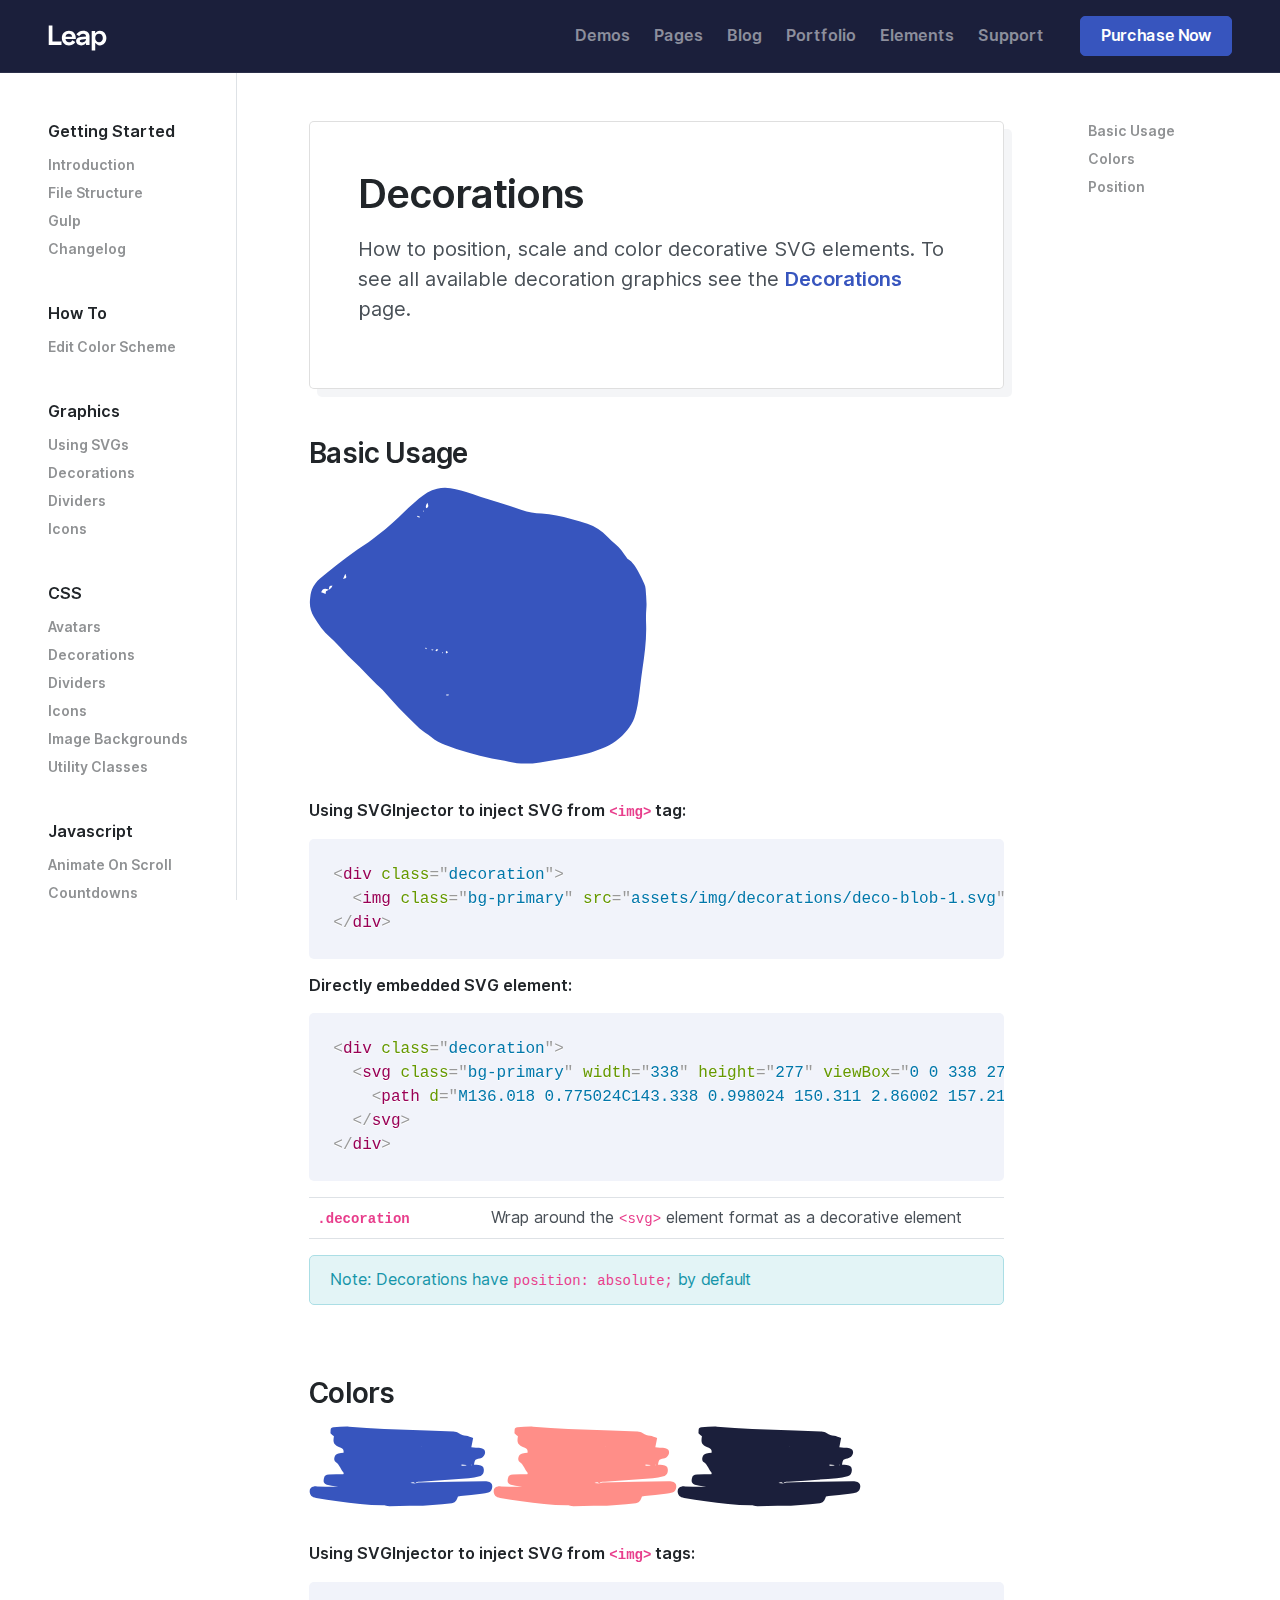
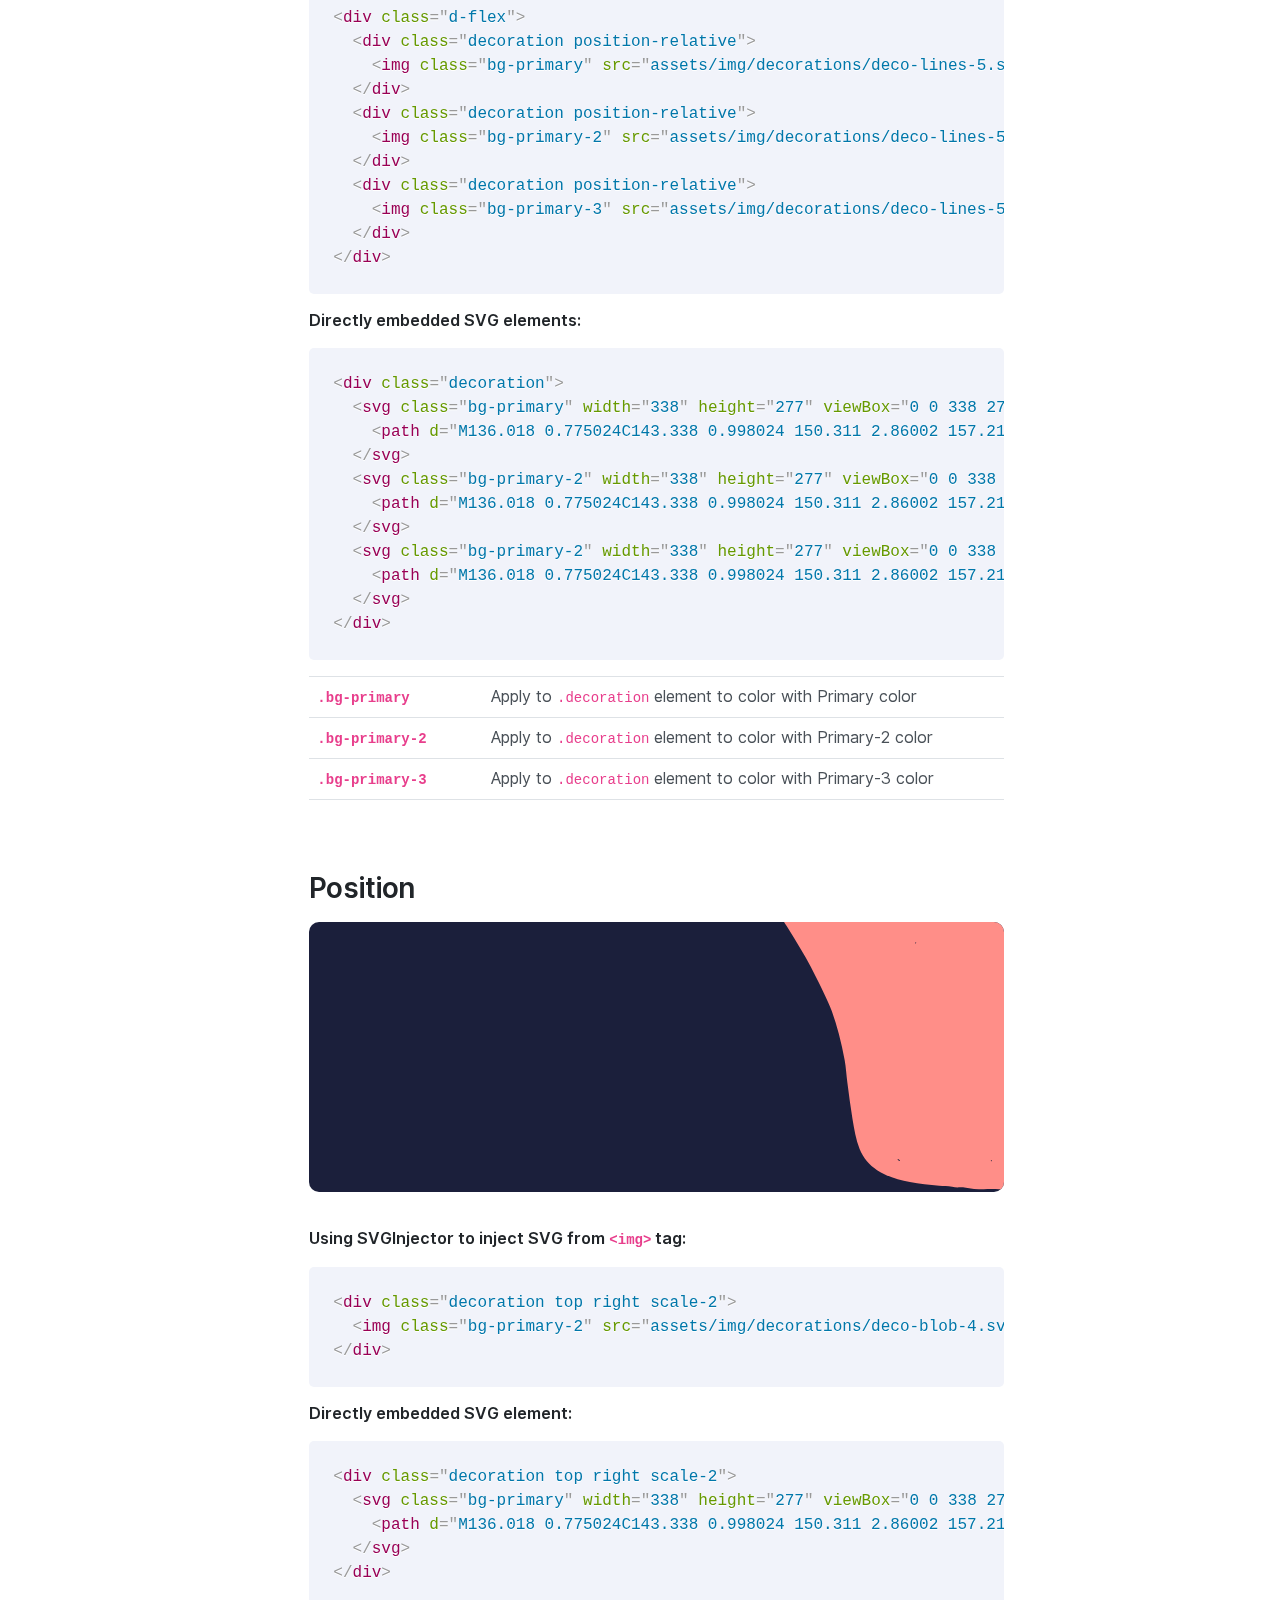
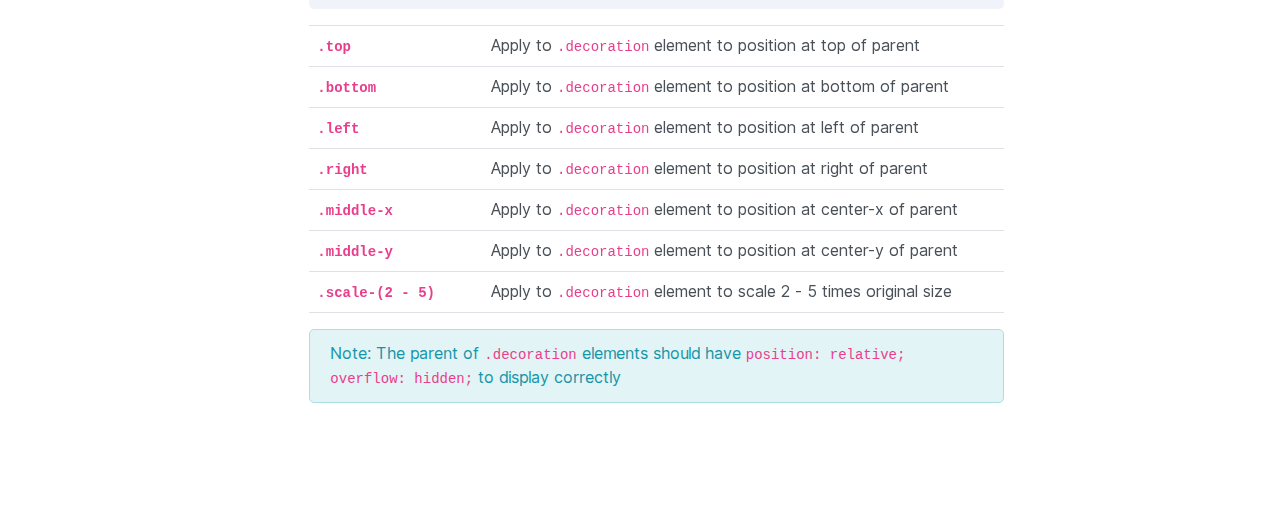
<file: documentation/css-decorations.html>
<!doctype html>
<html lang="en">

  <head>
    <meta charset="utf-8">
    <title>Leap Bootstrap Theme and HTML Template</title>
    <meta name="viewport" content="width=device-width, initial-scale=1.0">
    <meta name="description" content="A corporate Bootstrap theme by Medium Rare">
    <link href="../assets/css/loaders/loader-typing.css" rel="stylesheet" type="text/css" media="all" />
    <link href="../assets/css/theme.css" rel="stylesheet" type="text/css" media="all" />
    <link rel="preload" as="font" href="../assets/fonts/Inter-UI-upright.var.woff2" type="font/woff2" crossorigin="anonymous">
    <link rel="preload" as="font" href="../assets/fonts/Inter-UI.var.woff2" type="font/woff2" crossorigin="anonymous">
  </head>

  <body data-smooth-scroll-offset="120">
    <div class="loader">
      <div class="loading-animation"></div>
    </div>

    <div class="navbar-container ">
      <nav class="navbar navbar-expand-lg navbar-dark bg-primary-3" data-sticky="top">
        <div class="container-fluid">
          <a class="navbar-brand fade-page" href="../index.html">
            <img src="../assets/img/logo-white.svg" alt="Leap">
          </a>
          <button class="navbar-toggler" type="button" data-toggle="collapse" data-target=".navbar-collapse" aria-expanded="false" aria-label="Toggle navigation">
            <img class="icon navbar-toggler-open" src="../assets/img/icons/interface/menu.svg" alt="menu interface icon" data-inject-svg />
            <img class="icon navbar-toggler-close" src="../assets/img/icons/interface/cross.svg" alt="cross interface icon" data-inject-svg />
          </button>
          <div class="collapse navbar-collapse justify-content-end">
            <div class="py-2 py-lg-0">
              <ul class="navbar-nav">
                <li class="nav-item dropdown">
                  <a href="#" class="nav-link dropdown-toggle" data-toggle="dropdown-grid" aria-expanded="false" aria-haspopup="true">Demos</a>
                  <div class="dropdown-menu row">
                    <div class="col-auto" data-dropdown-content>
                      <div class="dropdown-grid-menu"><a href="../home-course.html" class="dropdown-item fade-page">Course</a><a href="../home-coworking.html" class="dropdown-item fade-page">Coworking<span class="badge badge-primary ml-2">New</span></a><a href="../home-cryptocurrency.html"
                        class="dropdown-item fade-page">Cryptocurrency</a><a href="../home-desktop-app.html" class="dropdown-item fade-page">Desktop App</a><a href="../home-event.html" class="dropdown-item fade-page">Event</a><a href="../home-mobile-app.html"
                        class="dropdown-item fade-page">Mobile App</a><a href="../home-portfolio.html" class="dropdown-item fade-page">Portfolio</a><a href="../home-saas.html" class="dropdown-item fade-page">SaaS</a><a href="../home-saas-trend.html" class="dropdown-item fade-page">SaaS - Trend</a>
                        <a
                        href="../home-software-library.html" class="dropdown-item fade-page">Software Library</a>
                      </div>
                    </div>
                  </div>
                </li>
                <li class="nav-item dropdown">
                  <a href="#" class="nav-link dropdown-toggle" data-toggle="dropdown-grid" aria-expanded="false" aria-haspopup="true">Pages</a>
                  <div class="dropdown-menu row">
                    <div class="col-auto" data-dropdown-content>
                      <div class="dropdown-grid-menu"><a href="../about-company.html" class="dropdown-item fade-page">About Company</a>
                        <div class="dropdown">
                          <a href="#" class="dropdown-item dropdown-toggle" data-toggle="dropdown-grid" aria-expanded="false" aria-haspopup="true">
                            <span>Careers</span>
                            <img class="icon bg-dark opacity-20" src="../assets/img/icons/interface/arrow-caret.svg" alt="arrow-caret interface icon" data-inject-svg />
                          </a>
                          <div class="dropdown-menu row">
                            <div class="col-auto" data-dropdown-content>
                              <div class="dropdown-grid-menu"><a href="../careers.html" class="dropdown-item fade-page">Careers</a><a href="../career-single.html" class="dropdown-item fade-page">Career Single</a>
                              </div>
                            </div>
                          </div>
                        </div>
                        <div class="dropdown">
                          <a href="#" class="dropdown-item dropdown-toggle" data-toggle="dropdown-grid" aria-expanded="false" aria-haspopup="true">
                            <span>Contact</span>
                            <img class="icon bg-dark opacity-20" src="../assets/img/icons/interface/arrow-caret.svg" alt="arrow-caret interface icon" data-inject-svg />
                          </a>
                          <div class="dropdown-menu row">
                            <div class="col-auto" data-dropdown-content>
                              <div class="dropdown-grid-menu"><a href="../contact.html" class="dropdown-item fade-page">Contact</a><a href="../contact-multiple-locations.html" class="dropdown-item fade-page">Contact - Multiple Locations</a>
                              </div>
                            </div>
                          </div>
                        </div>
                        <div class="dropdown">
                          <a href="#" class="dropdown-item dropdown-toggle" data-toggle="dropdown-grid" aria-expanded="false" aria-haspopup="true">
                            <span>Customers</span>
                            <img class="icon bg-dark opacity-20" src="../assets/img/icons/interface/arrow-caret.svg" alt="arrow-caret interface icon" data-inject-svg />
                          </a>
                          <div class="dropdown-menu row">
                            <div class="col-auto" data-dropdown-content>
                              <div class="dropdown-grid-menu"><a href="../customer-stories.html" class="dropdown-item fade-page">Customer Stories</a><a href="../customer-story.html" class="dropdown-item fade-page">Customer Story</a>
                              </div>
                            </div>
                          </div>
                        </div>
                        <div class="dropdown">
                          <a href="#" class="dropdown-item dropdown-toggle" data-toggle="dropdown-grid" aria-expanded="false" aria-haspopup="true">
                            <span>Knowledgebase</span>
                            <img class="icon bg-dark opacity-20" src="../assets/img/icons/interface/arrow-caret.svg" alt="arrow-caret interface icon" data-inject-svg />
                          </a>
                          <div class="dropdown-menu row">
                            <div class="col-auto" data-dropdown-content>
                              <div class="dropdown-grid-menu"><a href="../knowledgebase.html" class="dropdown-item fade-page">Knowledgebase</a><a href="../knowledgebase-category.html" class="dropdown-item fade-page">Knowledgebase Category</a><a href="../knowledgebase-article.html" class="dropdown-item fade-page">Knowledgebase Article</a>
                              </div>
                            </div>
                          </div>
                        </div>
                        <div class="dropdown">
                          <a href="#" class="dropdown-item dropdown-toggle" data-toggle="dropdown-grid" aria-expanded="false" aria-haspopup="true">
                            <span>Pricing</span>
                            <img class="icon bg-dark opacity-20" src="../assets/img/icons/interface/arrow-caret.svg" alt="arrow-caret interface icon" data-inject-svg />
                          </a>
                          <div class="dropdown-menu row">
                            <div class="col-auto" data-dropdown-content>
                              <div class="dropdown-grid-menu"><a href="../pricing-plans.html" class="dropdown-item fade-page">Pricing Plans</a><a href="../pricing-plans-table.html" class="dropdown-item fade-page">Pricing Plans Table</a><a href="../pricing-slider.html" class="dropdown-item fade-page">Pricing Slider</a>
                              </div>
                            </div>
                          </div>
                        </div>
                        <div class="dropdown">
                          <a href="#" class="dropdown-item dropdown-toggle" data-toggle="dropdown-grid" aria-expanded="false" aria-haspopup="true">
                            <span>Utility</span>
                            <img class="icon bg-dark opacity-20" src="../assets/img/icons/interface/arrow-caret.svg" alt="arrow-caret interface icon" data-inject-svg />
                          </a>
                          <div class="dropdown-menu row">
                            <div class="col-auto" data-dropdown-content>
                              <div class="dropdown-grid-menu"><a href="../404.html" class="dropdown-item fade-page">404</a><a href="../utility-coming-soon-subscribe.html" class="dropdown-item fade-page">Coming Soon - Subscribe</a><a href="../utility-coming-soon.html" class="dropdown-item fade-page">Coming Soon</a>
                                <a
                                href="../utility-confirmation-download.html" class="dropdown-item fade-page">Confirmation - Download</a><a href="../utility-confirmation-subscription.html" class="dropdown-item fade-page">Confirmation - Subscription</a><a href="../utility-legal.html" class="dropdown-item fade-page">Legal</a>
                              </div>
                            </div>
                          </div>
                        </div>
                        <div class="dropdown">
                          <a href="#" class="dropdown-item dropdown-toggle" data-toggle="dropdown-grid" aria-expanded="false" aria-haspopup="true">
                            <span>Account</span>
                            <img class="icon bg-dark opacity-20" src="../assets/img/icons/interface/arrow-caret.svg" alt="arrow-caret interface icon" data-inject-svg />
                          </a>
                          <div class="dropdown-menu row">
                            <div class="col-auto" data-dropdown-content>
                              <div class="dropdown-grid-menu"><a href="../account-onboarding.html" class="dropdown-item fade-page">Onboarding</a><a href="../account-sign-in.html" class="dropdown-item fade-page">Sign In</a><a href="../account-sign-up.html" class="dropdown-item fade-page">Sign Up</a>
                                <a
                                href="../account-sign-up-image.html" class="dropdown-item fade-page">Sign Up Image</a><a href="../account-forgot-password.html" class="dropdown-item fade-page">Forgot Password</a>
                              </div>
                            </div>
                          </div>
                        </div>
                      </div>
                    </div>
                  </div>
                </li>
                <li class="nav-item dropdown">
                  <a href="#" class="nav-link dropdown-toggle" data-toggle="dropdown-grid" aria-expanded="false" aria-haspopup="true">Blog</a>
                  <div class="dropdown-menu row">
                    <div class="col-auto" data-dropdown-content>
                      <div class="dropdown-grid-menu">
                        <div class="dropdown">
                          <a href="#" class="dropdown-item dropdown-toggle" data-toggle="dropdown-grid" aria-expanded="false" aria-haspopup="true">
                            <span>Blog Layouts</span>
                            <img class="icon bg-dark opacity-20" src="../assets/img/icons/interface/arrow-caret.svg" alt="arrow-caret interface icon" data-inject-svg />
                          </a>
                          <div class="dropdown-menu row">
                            <div class="col-auto" data-dropdown-content>
                              <div class="dropdown-grid-menu"><a href="../blog-cards.html" class="dropdown-item fade-page">Blog Cards</a><a href="../blog-masonry.html" class="dropdown-item fade-page">Blog Masonry</a><a href="../blog-sidebar.html" class="dropdown-item fade-page">Blog Sidebar</a>
                                <a
                                href="../blog-magazine.html" class="dropdown-item fade-page">Blog Magazine</a>
                              </div>
                            </div>
                          </div>
                        </div>
                        <div class="dropdown">
                          <a href="#" class="dropdown-item dropdown-toggle" data-toggle="dropdown-grid" aria-expanded="false" aria-haspopup="true">
                            <span>Article Layouts</span>
                            <img class="icon bg-dark opacity-20" src="../assets/img/icons/interface/arrow-caret.svg" alt="arrow-caret interface icon" data-inject-svg />
                          </a>
                          <div class="dropdown-menu row">
                            <div class="col-auto" data-dropdown-content>
                              <div class="dropdown-grid-menu"><a href="../blog-article.html" class="dropdown-item fade-page">Article Basic</a><a href="../blog-article-video.html" class="dropdown-item fade-page">Article Video</a><a href="../blog-article-image-header.html" class="dropdown-item fade-page">Article Image Header</a>
                                <a
                                href="../blog-article-image-header-parallax.html" class="dropdown-item fade-page">Article Image Parallax</a>
                              </div>
                            </div>
                          </div>
                        </div>
                      </div>
                    </div>
                  </div>
                </li>
                <li class="nav-item dropdown">
                  <a href="#" class="nav-link dropdown-toggle" data-toggle="dropdown-grid" aria-expanded="false" aria-haspopup="true">Portfolio</a>
                  <div class="dropdown-menu row">
                    <div class="col-auto" data-dropdown-content>
                      <div class="dropdown-grid-menu">
                        <div class="dropdown">
                          <a href="#" class="dropdown-item dropdown-toggle" data-toggle="dropdown-grid" aria-expanded="false" aria-haspopup="true">
                            <span>Grid Layouts</span>
                            <img class="icon bg-dark opacity-20" src="../assets/img/icons/interface/arrow-caret.svg" alt="arrow-caret interface icon" data-inject-svg />
                          </a>
                          <div class="dropdown-menu row">
                            <div class="col-auto" data-dropdown-content>
                              <div class="dropdown-grid-menu"><a href="../portfolio-2-columns.html" class="dropdown-item fade-page">2 Columns</a><a href="../portfolio-3-columns.html" class="dropdown-item fade-page">3 Columns</a><a href="../portfolio-4-columns.html" class="dropdown-item fade-page">4 Columns</a>
                              </div>
                            </div>
                          </div>
                        </div>
                        <div class="dropdown">
                          <a href="#" class="dropdown-item dropdown-toggle" data-toggle="dropdown-grid" aria-expanded="false" aria-haspopup="true">
                            <span>Project Layouts</span>
                            <img class="icon bg-dark opacity-20" src="../assets/img/icons/interface/arrow-caret.svg" alt="arrow-caret interface icon" data-inject-svg />
                          </a>
                          <div class="dropdown-menu row">
                            <div class="col-auto" data-dropdown-content>
                              <div class="dropdown-grid-menu"><a href="../portfolio-case-study.html" class="dropdown-item fade-page">Case Study</a><a href="../portfolio-single-sidebar.html" class="dropdown-item fade-page">Sidebar</a><a href="../portfolio-single-slider.html" class="dropdown-item fade-page">Slider</a>
                                <a
                                href="../portfolio-single-parallax.html" class="dropdown-item fade-page">Parallax</a>
                              </div>
                            </div>
                          </div>
                        </div>
                      </div>
                    </div>
                  </div>
                </li>
                <li class="nav-item dropdown">
                  <a href="#" class="nav-link dropdown-toggle" data-toggle="dropdown-grid" aria-expanded="false" aria-haspopup="true">Elements</a>
                  <div class="dropdown-menu bg-primary-3 text-light border-bottom">
                    <div class="container py-4" data-dropdown-content>
                      <div class="row w-100">
                        <div class="col-lg col-md-4 mb-3 mb-lg-0">
                          <h5>Base</h5>
                          <div><a class="dropdown-item fade-page" href="../elements-grid.html">Grid</a><a class="dropdown-item fade-page" href="../elements-forms.html">Forms</a><a class="dropdown-item fade-page" href="../elements-tables.html">Tables</a>
                            <a
                            class="dropdown-item fade-page" href="../elements-typography.html">Typography</a>
                          </div>
                        </div>
                        <div class="col-lg col-md-4 mb-3 mb-lg-0">
                          <h5>General</h5>
                          <div><a class="dropdown-item fade-page" href="../elements-alerts.html">Alerts</a><a class="dropdown-item fade-page" href="../elements-avatars.html">Avatars</a><a class="dropdown-item fade-page" href="../elements-badges.html">Badges</a>
                            <a
                            class="dropdown-item fade-page" href="../elements-breadcrumbs.html">Breadcrumbs</a><a class="dropdown-item fade-page" href="../elements-buttons.html">Buttons</a><a class="dropdown-item fade-page" href="../elements-cards.html">Cards</a><a class="dropdown-item fade-page" href="../elements-dropdowns-bootstrap.html">Dropdowns Bootstrap</a>
                              <a
                              class="dropdown-item fade-page" href="../elements-dropdowns-grid.html">Dropdowns Grid</a><a class="dropdown-item fade-page" href="../elements-footers.html">Footers</a><a class="dropdown-item fade-page" href="../elements-navbars.html">Navigation</a><a class="dropdown-item fade-page" href="../elements-tooltips.html">Tooltips</a>
                                <a
                                class="dropdown-item fade-page" href="../elements-toasts.html">Toasts</a><a class="dropdown-item fade-page" href="../elements-widgets.html">Widgets</a>
                          </div>
                        </div>
                        <div class="col-lg col-md-4 mb-3 mb-lg-0">
                          <h5>Graphic</h5>
                          <div><a class="dropdown-item fade-page" href="../elements-decorations.html">Decorations</a><a class="dropdown-item fade-page" href="../elements-dividers.html">Dividers</a><a class="dropdown-item fade-page" href="../elements-icons.html">Icons</a>
                            <a
                            class="dropdown-item fade-page" href="../elements-icons-reference.html">Icons Reference</a><a class="dropdown-item fade-page" href="../elements-processes.html">Processes</a><a class="dropdown-item fade-page" href="../elements-progress.html">Progress</a><a class="dropdown-item fade-page" href="../elements-pricing.html">Pricing</a>
                          </div>
                        </div>
                        <div class="col-lg col-md-4 mb-3 mb-lg-0">
                          <h5>Media</h5>
                          <div><a class="dropdown-item fade-page" href="../elements-fancybox.html">Fancybox</a><a class="dropdown-item fade-page" href="../elements-isotope.html">Isotope</a><a class="dropdown-item fade-page" href="../elements-maps.html">Maps</a>
                            <a
                            class="dropdown-item fade-page" href="../elements-flickity.html">Slider Flickity</a><a class="dropdown-item fade-page" href="../elements-twitter.html">Twitter Feeds</a><a class="dropdown-item fade-page" href="../elements-video-players.html">Video Players</a><a class="dropdown-item fade-page"
                              href="../elements-video-backgrounds.html">Video Backgrounds</a>
                          </div>
                        </div>
                        <div class="col-lg col-md-4 mb-3 mb-lg-0">
                          <h5>Interactive</h5>
                          <div><a class="dropdown-item fade-page" href="../elements-animations.html">Animations</a><a class="dropdown-item fade-page" href="../elements-accordions.html">Accordion</a><a class="dropdown-item fade-page" href="../elements-counters.html">Counters</a>
                            <a
                            class="dropdown-item fade-page" href="../elements-countdown.html">Countdown</a><a class="dropdown-item fade-page" href="../elements-date-picker.html">Date Picker</a><a class="dropdown-item fade-page" href="../elements-modals.html">Modals</a><a class="dropdown-item fade-page" href="../elements-navs.html">Tabs (Nav)</a>
                              <a
                              class="dropdown-item fade-page" href="../elements-typed-text.html">Typed Text</a><a class="dropdown-item fade-page" href="../elements-parallax.html">Parallax</a><a class="dropdown-item fade-page" href="../elements-popovers.html">Popovers</a><a class="dropdown-item fade-page" href="../elements-wizards.html">Wizards</a>
                          </div>
                        </div>
                      </div>
                    </div>
                  </div>
                </li>
                <li class="nav-item dropdown">
                  <a href="#" class="nav-link dropdown-toggle" data-toggle="dropdown-grid" aria-expanded="false" aria-haspopup="true">Support</a>
                  <div class="dropdown-menu row">
                    <div class="col-auto px-0" data-dropdown-content>
                      <div class="bg-white rounded border shadow-lg o-hidden">
                        <div class="p-3">
                          <h6 class="mb-0">Product Support</h6>
                        </div>
                        <div class="list-group list-group-flush">
                          <a href="../documentation/index.html" target="_blank" class="list-group-item list-group-item-action d-flex align-items-center p-3">
                            <img class="icon icon-md" src="../assets/img/icons/theme/files/selected-file.svg" alt="selected-file icon" data-inject-svg />
                            <div class="text-body ml-3">
                              <span>Documentation</span>
                              <div class="text-small text-muted">Get all the information you need</div>
                            </div>
                          </a>
                          <a href="https://themes.zendesk.com/hc/en-us/articles/360000006291-How-do-I-get-help-with-the-theme-I-purchased-" target="_blank" class="list-group-item list-group-item-action d-flex align-items-center p-3">
                            <img class="icon icon-md" src="../assets/img/icons/theme/communication/chat-4.svg" alt="chat-4 icon" data-inject-svg />
                            <div class="text-body ml-3">
                              <span>Looking for answers?</span>
                              <div class="text-small text-muted">Get support</div>
                            </div>
                          </a>
                        </div>
                      </div>
                    </div>
                  </div>
                </li>
              </ul>
            </div><a href="#" class="btn btn-primary ml-lg-3">Purchase Now</a>

          </div>
        </div>
      </nav>
    </div>

    <button class="btn btn-lg btn-primary btn-block rounded-0 d-md-none" type="button" data-toggle="collapse" data-target="#docs-index" aria-expanded="false" aria-controls="docs-index">
      <img class="icon" src="../assets/img/icons/interface/menu.svg" alt="menu interface icon" data-inject-svg />
      <span>Toggle Docs Index</span>
    </button>
    <section class="container-fluid py-0">
      <div class="row">
        <div class="col-12 col-md-3 col-lg-2 border-right pt-3 pt-md-5 docs-sidebar">
          <div id="docs-index" class="collapse">

            <div class="mb-3 mb-md-4">
              <h6 class="mb-2">Getting Started</h6>
              <ul class="nav flex-column">

                <li class="nav-item">
                  <a href="index.html" class="nav-link text-small">Introduction </a>

                </li>

                <li class="nav-item">
                  <a href="file-structure.html" class="nav-link text-small">File Structure </a>

                </li>

                <li class="nav-item">
                  <a href="gulp.html" class="nav-link text-small">Gulp </a>

                </li>

                <li class="nav-item">
                  <a href="changelog.html" class="nav-link text-small">Changelog </a>

                </li>

              </ul>
            </div>

            <div class="mb-3 mb-md-4">
              <h6 class="mb-2">How To</h6>
              <ul class="nav flex-column">

                <li class="nav-item">
                  <a href="how-to-edit-color-scheme.html" class="nav-link text-small">Edit Color Scheme </a>

                </li>

              </ul>
            </div>

            <div class="mb-3 mb-md-4">
              <h6 class="mb-2">Graphics</h6>
              <ul class="nav flex-column">

                <li class="nav-item">
                  <a href="graphics-svg.html" class="nav-link text-small">Using SVGs </a>

                </li>

                <li class="nav-item">
                  <a href="graphics-decorations.html" class="nav-link text-small">Decorations </a>

                </li>

                <li class="nav-item">
                  <a href="graphics-dividers.html" class="nav-link text-small">Dividers </a>

                </li>

                <li class="nav-item">
                  <a href="graphics-icons.html" class="nav-link text-small">Icons </a>

                </li>

              </ul>
            </div>

            <div class="mb-3 mb-md-4">
              <h6 class="mb-2">CSS</h6>
              <ul class="nav flex-column">

                <li class="nav-item">
                  <a href="css-avatars.html" class="nav-link text-small">Avatars </a>

                </li>

                <li class="nav-item">
                  <a href="css-decorations.html" class="nav-link text-small">Decorations </a>

                </li>

                <li class="nav-item">
                  <a href="css-dividers.html" class="nav-link text-small">Dividers </a>

                </li>

                <li class="nav-item">
                  <a href="css-icons.html" class="nav-link text-small">Icons </a>

                </li>

                <li class="nav-item">
                  <a href="css-image-backgrounds.html" class="nav-link text-small">Image Backgrounds </a>

                </li>

                <li class="nav-item">
                  <a href="css-utility-classes.html" class="nav-link text-small">Utility Classes </a>

                </li>

              </ul>
            </div>

            <div class="mb-3 mb-md-4">
              <h6 class="mb-2">Javascript</h6>
              <ul class="nav flex-column">

                <li class="nav-item">
                  <a href="js-aos.html" class="nav-link text-small">Animate On Scroll </a>

                </li>

                <li class="nav-item">
                  <a href="js-countdown.html" class="nav-link text-small">Countdowns </a>

                </li>

                <li class="nav-item">
                  <a href="js-countup.html" class="nav-link text-small">Counters </a>

                </li>

                <li class="nav-item">
                  <a href="js-prism.html" class="nav-link text-small">Code Highlighting </a>

                </li>

                <li class="nav-item">
                  <a href="js-dropdown-grid.html" class="nav-link text-small">Dropdowns (Grid) </a>

                </li>

                <li class="nav-item">
                  <a href="js-fancybox.html" class="nav-link text-small">Fancybox (Lightbox) </a>

                </li>

                <li class="nav-item">
                  <a href="js-flatpickr.html" class="nav-link text-small">Flatpickr </a>

                </li>

                <li class="nav-item">
                  <a href="js-flickity.html" class="nav-link text-small">Flickity (Slider) </a>

                </li>

                <li class="nav-item">
                  <a href="#forms-collapse" class="nav-link text-small" data-toggle="collapse" role="button" aria-expanded="false" aria-controls="forms-collapse">Forms <img class="bg-dark icon" src="../assets/img/icons/interface/arrow-caret.svg" alt="arrow-caret interface icon" data-inject-svg /></a>

                  <ul class="nav flex-column collapse pl-3" id="forms-collapse">

                    <li class="nav-item">
                      <a href="js-form-email.html" class="nav-link text-small">Client Side</a>
                    </li>

                    <li class="nav-item">
                      <a href="js-form-swiftmailer.html" class="nav-link text-small">Send to Email</a>
                    </li>

                    <li class="nav-item">
                      <a href="js-form-mailchimp.html" class="nav-link text-small">Send to MailChimp</a>
                    </li>

                    <li class="nav-item">
                      <a href="js-recaptcha-v2.html" class="nav-link text-small">reCAPTCHA</a>
                    </li>

                  </ul>

                </li>

                <li class="nav-item">
                  <a href="js-maps.html" class="nav-link text-small">Google Maps </a>

                </li>

                <li class="nav-item">
                  <a href="js-isotope.html" class="nav-link text-small">Isotope (Masonry Layout) </a>

                </li>

                <li class="nav-item">
                  <a href="#navs-bars-collapse" class="nav-link text-small" data-toggle="collapse" role="button" aria-expanded="false" aria-controls="navs-bars-collapse">Navs Bars <img class="bg-dark icon" src="../assets/img/icons/interface/arrow-caret.svg" alt="arrow-caret interface icon" data-inject-svg /></a>

                  <ul class="nav flex-column collapse pl-3" id="navs-bars-collapse">

                    <li class="nav-item">
                      <a href="js-overlay-nav.html" class="nav-link text-small">Overlay</a>
                    </li>

                    <li class="nav-item">
                      <a href="js-sticky.html" class="nav-link text-small">Sticky</a>
                    </li>

                  </ul>

                </li>

                <li class="nav-item">
                  <a href="js-jarallax.html" class="nav-link text-small">Parallax </a>

                </li>

                <li class="nav-item">
                  <a href="js-loading-animations.html" class="nav-link text-small">Page Load Animations </a>

                </li>

                <li class="nav-item">
                  <a href="js-fade-page.html" class="nav-link text-small">Page Transitions </a>

                </li>

                <li class="nav-item">
                  <a href="js-ion-rangeslider.html" class="nav-link text-small">Range Sliders </a>

                </li>

                <li class="nav-item">
                  <a href="js-reading-position.html" class="nav-link text-small">Scroll Progress Bar </a>

                </li>

                <li class="nav-item">
                  <a href="js-smooth-scroll.html" class="nav-link text-small">Smooth Scroll </a>

                </li>

                <li class="nav-item">
                  <a href="js-svg-injector.html" class="nav-link text-small">SVGInjector </a>

                </li>

                <li class="nav-item">
                  <a href="js-twitter-fetcher.html" class="nav-link text-small">Twitter Feeds </a>

                </li>

                <li class="nav-item">
                  <a href="js-typed-text.html" class="nav-link text-small">Typed Text </a>

                </li>

                <li class="nav-item">
                  <a href="js-plyr.html" class="nav-link text-small">Video Players </a>

                </li>

                <li class="nav-item">
                  <a href="js-wizard.html" class="nav-link text-small">Wizards </a>

                </li>

              </ul>
            </div>

            <div class="mb-3 mb-md-4">
              <h6 class="mb-2">PHP</h6>
              <ul class="nav flex-column">

                <li class="nav-item">
                  <a href="php-mailchimp.html" class="nav-link text-small">Mailchimp Form Handler </a>

                </li>

                <li class="nav-item">
                  <a href="php-swiftmailer.html" class="nav-link text-small">Email Form Handler </a>

                </li>

              </ul>
            </div>

            <div class="mb-3 mb-md-4">
              <h6 class="mb-2">Bootstrap</h6>
              <ul class="nav flex-column">

                <li class="nav-item">
                  <a href="http://getbootstrap.com/docs/4.3/components/alerts/" class="nav-link text-small" target="_blank">Alerts </a>

                </li>

                <li class="nav-item">
                  <a href="http://getbootstrap.com/docs/4.3/components/badge/" class="nav-link text-small" target="_blank">Badges </a>

                </li>

                <li class="nav-item">
                  <a href="http://getbootstrap.com/docs/4.3/components/breadcrumb/" class="nav-link text-small" target="_blank">Breadcrumbs </a>

                </li>

                <li class="nav-item">
                  <a href="http://getbootstrap.com/docs/4.3/components/buttons/" class="nav-link text-small" target="_blank">Buttons </a>

                </li>

                <li class="nav-item">
                  <a href="http://getbootstrap.com/docs/4.3/components/card/" class="nav-link text-small" target="_blank">Cards </a>

                </li>

                <li class="nav-item">
                  <a href="http://getbootstrap.com/docs/4.3/components/dropdowns/" class="nav-link text-small" target="_blank">Dropdowns </a>

                </li>

                <li class="nav-item">
                  <a href="http://getbootstrap.com/docs/4.3/components/forms/" class="nav-link text-small" target="_blank">Forms </a>

                </li>

                <li class="nav-item">
                  <a href="http://getbootstrap.com/docs/4.3/layout/grid/" class="nav-link text-small" target="_blank">Grid System </a>

                </li>

                <li class="nav-item">
                  <a href="http://getbootstrap.com/docs/4.3/components/modal/" class="nav-link text-small" target="_blank">Modals </a>

                </li>

                <li class="nav-item">
                  <a href="http://getbootstrap.com/docs/4.3/components/navbar/" class="nav-link text-small" target="_blank">Navbars </a>

                </li>

                <li class="nav-item">
                  <a href="http://getbootstrap.com/docs/4.3/components/navs/" class="nav-link text-small" target="_blank">Navs </a>

                </li>

                <li class="nav-item">
                  <a href="http://getbootstrap.com/docs/4.3/components/popovers/" class="nav-link text-small" target="_blank">Popovers </a>

                </li>

                <li class="nav-item">
                  <a href="http://getbootstrap.com/docs/4.3/components/progress/" class="nav-link text-small" target="_blank">Progress </a>

                </li>

                <li class="nav-item">
                  <a href="http://getbootstrap.com/docs/4.3/content/tables/" class="nav-link text-small" target="_blank">Tables </a>

                </li>

                <li class="nav-item">
                  <a href="http://getbootstrap.com/docs/4.3/components/toasts/" class="nav-link text-small" target="_blank">Toasts </a>

                </li>

                <li class="nav-item">
                  <a href="http://getbootstrap.com/docs/4.3/components/tooltips/" class="nav-link text-small" target="_blank">Tooltips </a>

                </li>

                <li class="nav-item">
                  <a href="http://getbootstrap.com/docs/4.3/content/typography/" class="nav-link text-small" target="_blank">Typography </a>

                </li>

              </ul>
            </div>

          </div>
        </div>
        <div class="col-md-9 col-lg-10">
          <div class="row">
            <div class="col-xl-10 col-lg-9 px-xl-6 px-lg-4 px-md-3 py-md-5">
              <div class="card card-body card-lg shadow-3d rounded-sm mb-4 mb-md-5">
                <h1>Decorations</h1>
                <div class="lead">
                  <p>How to position, scale and color decorative SVG elements. To see all available decoration graphics see the <a href="graphics-decorations.html">Decorations</a> page.</p>
                </div>
              </div>

              <article id="basic-usage" class="mb-4 mb-md-6">
                <h3> <p>Basic Usage</p>
 </h3>
                <div class="mb-4">
                  <div class="decoration position-relative">
                    <img class="bg-primary" src="../assets/img/decorations/deco-blob-1.svg" alt="deco-blob-1 decoration" data-inject-svg />
                  </div>
                </div>
                <div>
                  <h6>Using SVGInjector to inject SVG from <code>&lt;img&gt;</code> tag:</h6>
                  <pre><code class="language-html">&lt;div class=&quot;decoration&quot;&gt;
  &lt;img class=&quot;bg-primary&quot; src=&quot;assets/img/decorations/deco-blob-1.svg&quot; alt=&quot;decoration&quot; data-inject-svg /&gt;
&lt;/div&gt;</code></pre>
                  <h6>Directly embedded SVG element:</h6>
                  <pre><code class="language-html">&lt;div class=&quot;decoration&quot;&gt;
  &lt;svg class=&quot;bg-primary&quot; width=&quot;338&quot; height=&quot;277&quot; viewBox=&quot;0 0 338 277&quot; fill=&quot;none&quot; xmlns=&quot;http://www.w3.org/2000/svg&quot;&gt;
    &lt;path d=&quot;M136.018 0.775024C143.338 0.998024 150.311 2.86002 157.217 4.90402C161.951 6.30502 166.533 8.21602 171.238 9.72702C177.683 11.799 184.205 13.642 190.654 15.704C198.047 18.067 205.496 20.302 212.734 23.077C219.181 25.549 225.818 26.16 232.576 26.624C242.613 27.313 252.408 29.541 262.14 31.958C267.613 33.318 273.015 35.013 278.376 36.777C286.159 39.338 292.769 43.771 298.435 49.705C300.869 52.253 303.482 54.662 306.224 56.875C310.91 60.658 314.185 65.568 317.597 70.391C317.999 70.957 318.31 71.699 318.861 72.031C323.925 75.085 326.72 80.024 329.47 84.928C331.605 88.738 333.45 92.72 335.236 96.711C335.974 98.361 336.533 100.215 336.629 102.006C336.979 108.465 337.936 114.881 337.352 121.411C336.889 126.604 336.916 131.868 337.11 137.086C337.676 152.284 335.641 167.235 333.401 182.2C331.815 192.802 330.878 203.502 329.278 214.101C328.417 219.807 327.28 225.578 325.321 230.976C323.759 235.279 321.196 239.409 318.317 243.006C311.585 251.42 303.104 257.68 292.893 261.414C288.381 263.064 283.952 265.016 279.332 266.275C273.076 267.98 266.711 269.338 260.33 270.509C250.605 272.292 240.844 273.878 231.07 275.381C220.672 276.98 210.306 277.306 199.939 274.719C194.33 273.32 188.527 272.723 182.869 271.504C166.828 268.049 151.043 263.651 135.754 257.669C130.918 255.776 126.25 253.478 122.199 249.956C118.49 246.731 113.928 244.469 110.316 241.155C103.357 234.766 96.6579 228.074 90.1249 221.245C84.3729 215.231 79.0449 208.814 73.4259 202.671C71.6229 200.7 69.3989 199.121 67.5219 197.212C61.8789 191.478 56.3579 185.624 50.6959 179.909C48.0139 177.202 45.0629 174.763 42.3439 172.091C39.7309 169.523 37.2799 166.791 34.7229 164.164C30.1899 159.507 25.8419 154.642 21.0319 150.288C14.4459 144.325 9.29194 137.288 4.85794 129.733C1.90494 124.702 0.404932 119.126 0.994932 113.109C1.35393 109.453 1.56894 105.873 3.02594 102.364C4.82294 98.043 7.59594 94.544 11.0199 91.581C16.4609 86.871 22.0179 82.28 27.7129 77.881C34.4159 72.703 41.2719 67.718 48.1519 62.774C53.0819 59.232 58.3649 56.157 63.1269 52.411C72.1059 45.348 81.2339 38.467 89.4079 30.405C96.0349 23.868 102.898 17.54 110.002 11.527C115.279 7.06004 121.135 3.23104 128.049 1.65704C130.639 1.07104 133.357 1.05302 136.018 0.775024ZM19.8459 102.8C15.5139 101.001 13.7579 101.522 12.1429 105.364C13.5239 105.867 14.8829 106.363 16.5709 106.978C16.7739 105.683 16.8949 104.912 16.9929 104.287C17.9989 103.763 18.9229 103.281 19.8479 102.799C21.2859 101.622 23.0749 100.717 23.4099 98.469C20.4119 98.883 20.4119 98.883 19.8459 102.8ZM118.352 15.815C117.153 17.925 116.342 19.402 117.231 21.328C119.746 19.487 119.773 19.382 118.352 15.815ZM36.2909 86.69C35.4119 88.799 34.8089 90.248 34.0939 91.961C37.8889 90.785 37.8889 90.785 36.2909 86.69ZM129.395 162.873C128.641 162.383 128.006 161.799 127.858 161.903C127.292 162.306 126.881 162.927 126.413 163.468C126.843 163.712 127.337 164.224 127.684 164.138C128.211 164.009 128.639 163.465 129.395 162.873ZM137.797 163.645C137.248 164.305 136.658 164.709 136.697 165.036C136.763 165.591 137.228 166.097 137.525 166.623C137.986 166.255 138.761 165.928 138.818 165.505C138.881 165.033 138.287 164.477 137.797 163.645ZM137.221 207.492C137.242 207.855 137.264 208.219 137.285 208.582C138.129 208.456 138.973 208.33 139.816 208.205C139.787 207.967 139.757 207.73 139.73 207.492C138.895 207.492 138.057 207.492 137.221 207.492ZM110.674 30.56C110.768 30.297 110.862 30.035 110.957 29.772C110.123 29.451 109.291 29.13 108.457 28.809C108.357 29.097 108.256 29.386 108.154 29.674C108.994 29.969 109.834 30.265 110.674 30.56ZM116.773 160.416C116.58 160.891 116.285 161.258 116.357 161.528C116.435 161.827 116.851 162.037 117.121 162.285C117.336 161.902 117.652 161.535 117.713 161.129C117.736 160.968 117.193 160.722 116.773 160.416ZM124.658 162.574C123.793 162.347 123.324 162.142 122.863 162.152C122.707 162.156 122.562 162.708 122.414 163.009C122.768 163.15 123.127 163.408 123.473 163.392C123.754 163.381 124.02 163.036 124.658 162.574ZM133.973 165.672C133.819 165.484 133.664 165.297 133.51 165.11C133.348 165.387 133.151 165.654 133.059 165.954C133.039 166.011 133.434 166.196 133.637 166.322C133.748 166.105 133.861 165.89 133.973 165.672ZM115.15 24.039C114.955 23.876 114.759 23.714 114.566 23.552C114.468 23.778 114.254 24.034 114.302 24.223C114.353 24.418 114.656 24.549 114.849 24.708C114.949 24.486 115.051 24.263 115.15 24.039Z&quot; fill=&quot;black&quot;&gt;&lt;/path&gt;
  &lt;/svg&gt;
&lt;/div&gt;</code></pre>

                </div>

                <dl class="row docs-dl">
                  <dt class="col-3"><code>.decoration</code>
                  </dt>
                  <dd class="col-9">
                    <p>Wrap around the <code>&lt;svg&gt;</code> element format as a decorative element</p>
                  </dd>
                </dl>
                <div class="alert alert-info">
                  <p>Note: Decorations have <code>position: absolute;</code> by default</p>

                </div>
              </article>

              <article id="colors" class="mb-4 mb-md-6">
                <h3> <p>Colors</p>
 </h3>
                <div class="mb-4">
                  <div class="d-flex">
                    <div class="decoration position-relative">
                      <img class="bg-primary" src="../assets/img/decorations/deco-lines-5.svg" alt="deco-lines-5 decoration" data-inject-svg />
                    </div>
                    <div class="decoration position-relative">
                      <img class="bg-primary-2" src="../assets/img/decorations/deco-lines-5.svg" alt="deco-lines-5 decoration" data-inject-svg />
                    </div>
                    <div class="decoration position-relative">
                      <img class="bg-primary-3" src="../assets/img/decorations/deco-lines-5.svg" alt="deco-lines-5 decoration" data-inject-svg />
                    </div>
                  </div>
                </div>
                <div>
                  <h6>Using SVGInjector to inject SVG from <code>&lt;img&gt;</code> tags:</h6>
                  <pre><code class="language-html">&lt;div class=&quot;d-flex&quot;&gt;
  &lt;div class=&quot;decoration position-relative&quot;&gt;
    &lt;img class=&quot;bg-primary&quot; src=&quot;assets/img/decorations/deco-lines-5.svg&quot; alt=&quot;decoration&quot; data-inject-svg /&gt;
  &lt;/div&gt;
  &lt;div class=&quot;decoration position-relative&quot;&gt;
    &lt;img class=&quot;bg-primary-2&quot; src=&quot;assets/img/decorations/deco-lines-5.svg&quot; alt=&quot;decoration&quot; data-inject-svg /&gt;
  &lt;/div&gt;
  &lt;div class=&quot;decoration position-relative&quot;&gt;
    &lt;img class=&quot;bg-primary-3&quot; src=&quot;assets/img/decorations/deco-lines-5.svg&quot; alt=&quot;decoration&quot; data-inject-svg /&gt;
  &lt;/div&gt;
&lt;/div&gt;</code></pre>
                  <h6>Directly embedded SVG elements:</h6>
                  <pre><code class="language-html">&lt;div class=&quot;decoration&quot;&gt;
  &lt;svg class=&quot;bg-primary&quot; width=&quot;338&quot; height=&quot;277&quot; viewBox=&quot;0 0 338 277&quot; fill=&quot;none&quot; xmlns=&quot;http://www.w3.org/2000/svg&quot;&gt;
    &lt;path d=&quot;M136.018 0.775024C143.338 0.998024 150.311 2.86002 157.217 4.90402C161.951 6.30502 166.533 8.21602 171.238 9.72702C177.683 11.799 184.205 13.642 190.654 15.704C198.047 18.067 205.496 20.302 212.734 23.077C219.181 25.549 225.818 26.16 232.576 26.624C242.613 27.313 252.408 29.541 262.14 31.958C267.613 33.318 273.015 35.013 278.376 36.777C286.159 39.338 292.769 43.771 298.435 49.705C300.869 52.253 303.482 54.662 306.224 56.875C310.91 60.658 314.185 65.568 317.597 70.391C317.999 70.957 318.31 71.699 318.861 72.031C323.925 75.085 326.72 80.024 329.47 84.928C331.605 88.738 333.45 92.72 335.236 96.711C335.974 98.361 336.533 100.215 336.629 102.006C336.979 108.465 337.936 114.881 337.352 121.411C336.889 126.604 336.916 131.868 337.11 137.086C337.676 152.284 335.641 167.235 333.401 182.2C331.815 192.802 330.878 203.502 329.278 214.101C328.417 219.807 327.28 225.578 325.321 230.976C323.759 235.279 321.196 239.409 318.317 243.006C311.585 251.42 303.104 257.68 292.893 261.414C288.381 263.064 283.952 265.016 279.332 266.275C273.076 267.98 266.711 269.338 260.33 270.509C250.605 272.292 240.844 273.878 231.07 275.381C220.672 276.98 210.306 277.306 199.939 274.719C194.33 273.32 188.527 272.723 182.869 271.504C166.828 268.049 151.043 263.651 135.754 257.669C130.918 255.776 126.25 253.478 122.199 249.956C118.49 246.731 113.928 244.469 110.316 241.155C103.357 234.766 96.6579 228.074 90.1249 221.245C84.3729 215.231 79.0449 208.814 73.4259 202.671C71.6229 200.7 69.3989 199.121 67.5219 197.212C61.8789 191.478 56.3579 185.624 50.6959 179.909C48.0139 177.202 45.0629 174.763 42.3439 172.091C39.7309 169.523 37.2799 166.791 34.7229 164.164C30.1899 159.507 25.8419 154.642 21.0319 150.288C14.4459 144.325 9.29194 137.288 4.85794 129.733C1.90494 124.702 0.404932 119.126 0.994932 113.109C1.35393 109.453 1.56894 105.873 3.02594 102.364C4.82294 98.043 7.59594 94.544 11.0199 91.581C16.4609 86.871 22.0179 82.28 27.7129 77.881C34.4159 72.703 41.2719 67.718 48.1519 62.774C53.0819 59.232 58.3649 56.157 63.1269 52.411C72.1059 45.348 81.2339 38.467 89.4079 30.405C96.0349 23.868 102.898 17.54 110.002 11.527C115.279 7.06004 121.135 3.23104 128.049 1.65704C130.639 1.07104 133.357 1.05302 136.018 0.775024ZM19.8459 102.8C15.5139 101.001 13.7579 101.522 12.1429 105.364C13.5239 105.867 14.8829 106.363 16.5709 106.978C16.7739 105.683 16.8949 104.912 16.9929 104.287C17.9989 103.763 18.9229 103.281 19.8479 102.799C21.2859 101.622 23.0749 100.717 23.4099 98.469C20.4119 98.883 20.4119 98.883 19.8459 102.8ZM118.352 15.815C117.153 17.925 116.342 19.402 117.231 21.328C119.746 19.487 119.773 19.382 118.352 15.815ZM36.2909 86.69C35.4119 88.799 34.8089 90.248 34.0939 91.961C37.8889 90.785 37.8889 90.785 36.2909 86.69ZM129.395 162.873C128.641 162.383 128.006 161.799 127.858 161.903C127.292 162.306 126.881 162.927 126.413 163.468C126.843 163.712 127.337 164.224 127.684 164.138C128.211 164.009 128.639 163.465 129.395 162.873ZM137.797 163.645C137.248 164.305 136.658 164.709 136.697 165.036C136.763 165.591 137.228 166.097 137.525 166.623C137.986 166.255 138.761 165.928 138.818 165.505C138.881 165.033 138.287 164.477 137.797 163.645ZM137.221 207.492C137.242 207.855 137.264 208.219 137.285 208.582C138.129 208.456 138.973 208.33 139.816 208.205C139.787 207.967 139.757 207.73 139.73 207.492C138.895 207.492 138.057 207.492 137.221 207.492ZM110.674 30.56C110.768 30.297 110.862 30.035 110.957 29.772C110.123 29.451 109.291 29.13 108.457 28.809C108.357 29.097 108.256 29.386 108.154 29.674C108.994 29.969 109.834 30.265 110.674 30.56ZM116.773 160.416C116.58 160.891 116.285 161.258 116.357 161.528C116.435 161.827 116.851 162.037 117.121 162.285C117.336 161.902 117.652 161.535 117.713 161.129C117.736 160.968 117.193 160.722 116.773 160.416ZM124.658 162.574C123.793 162.347 123.324 162.142 122.863 162.152C122.707 162.156 122.562 162.708 122.414 163.009C122.768 163.15 123.127 163.408 123.473 163.392C123.754 163.381 124.02 163.036 124.658 162.574ZM133.973 165.672C133.819 165.484 133.664 165.297 133.51 165.11C133.348 165.387 133.151 165.654 133.059 165.954C133.039 166.011 133.434 166.196 133.637 166.322C133.748 166.105 133.861 165.89 133.973 165.672ZM115.15 24.039C114.955 23.876 114.759 23.714 114.566 23.552C114.468 23.778 114.254 24.034 114.302 24.223C114.353 24.418 114.656 24.549 114.849 24.708C114.949 24.486 115.051 24.263 115.15 24.039Z&quot; fill=&quot;black&quot;&gt;&lt;/path&gt;
  &lt;/svg&gt;
  &lt;svg class=&quot;bg-primary-2&quot; width=&quot;338&quot; height=&quot;277&quot; viewBox=&quot;0 0 338 277&quot; fill=&quot;none&quot; xmlns=&quot;http://www.w3.org/2000/svg&quot;&gt;
    &lt;path d=&quot;M136.018 0.775024C143.338 0.998024 150.311 2.86002 157.217 4.90402C161.951 6.30502 166.533 8.21602 171.238 9.72702C177.683 11.799 184.205 13.642 190.654 15.704C198.047 18.067 205.496 20.302 212.734 23.077C219.181 25.549 225.818 26.16 232.576 26.624C242.613 27.313 252.408 29.541 262.14 31.958C267.613 33.318 273.015 35.013 278.376 36.777C286.159 39.338 292.769 43.771 298.435 49.705C300.869 52.253 303.482 54.662 306.224 56.875C310.91 60.658 314.185 65.568 317.597 70.391C317.999 70.957 318.31 71.699 318.861 72.031C323.925 75.085 326.72 80.024 329.47 84.928C331.605 88.738 333.45 92.72 335.236 96.711C335.974 98.361 336.533 100.215 336.629 102.006C336.979 108.465 337.936 114.881 337.352 121.411C336.889 126.604 336.916 131.868 337.11 137.086C337.676 152.284 335.641 167.235 333.401 182.2C331.815 192.802 330.878 203.502 329.278 214.101C328.417 219.807 327.28 225.578 325.321 230.976C323.759 235.279 321.196 239.409 318.317 243.006C311.585 251.42 303.104 257.68 292.893 261.414C288.381 263.064 283.952 265.016 279.332 266.275C273.076 267.98 266.711 269.338 260.33 270.509C250.605 272.292 240.844 273.878 231.07 275.381C220.672 276.98 210.306 277.306 199.939 274.719C194.33 273.32 188.527 272.723 182.869 271.504C166.828 268.049 151.043 263.651 135.754 257.669C130.918 255.776 126.25 253.478 122.199 249.956C118.49 246.731 113.928 244.469 110.316 241.155C103.357 234.766 96.6579 228.074 90.1249 221.245C84.3729 215.231 79.0449 208.814 73.4259 202.671C71.6229 200.7 69.3989 199.121 67.5219 197.212C61.8789 191.478 56.3579 185.624 50.6959 179.909C48.0139 177.202 45.0629 174.763 42.3439 172.091C39.7309 169.523 37.2799 166.791 34.7229 164.164C30.1899 159.507 25.8419 154.642 21.0319 150.288C14.4459 144.325 9.29194 137.288 4.85794 129.733C1.90494 124.702 0.404932 119.126 0.994932 113.109C1.35393 109.453 1.56894 105.873 3.02594 102.364C4.82294 98.043 7.59594 94.544 11.0199 91.581C16.4609 86.871 22.0179 82.28 27.7129 77.881C34.4159 72.703 41.2719 67.718 48.1519 62.774C53.0819 59.232 58.3649 56.157 63.1269 52.411C72.1059 45.348 81.2339 38.467 89.4079 30.405C96.0349 23.868 102.898 17.54 110.002 11.527C115.279 7.06004 121.135 3.23104 128.049 1.65704C130.639 1.07104 133.357 1.05302 136.018 0.775024ZM19.8459 102.8C15.5139 101.001 13.7579 101.522 12.1429 105.364C13.5239 105.867 14.8829 106.363 16.5709 106.978C16.7739 105.683 16.8949 104.912 16.9929 104.287C17.9989 103.763 18.9229 103.281 19.8479 102.799C21.2859 101.622 23.0749 100.717 23.4099 98.469C20.4119 98.883 20.4119 98.883 19.8459 102.8ZM118.352 15.815C117.153 17.925 116.342 19.402 117.231 21.328C119.746 19.487 119.773 19.382 118.352 15.815ZM36.2909 86.69C35.4119 88.799 34.8089 90.248 34.0939 91.961C37.8889 90.785 37.8889 90.785 36.2909 86.69ZM129.395 162.873C128.641 162.383 128.006 161.799 127.858 161.903C127.292 162.306 126.881 162.927 126.413 163.468C126.843 163.712 127.337 164.224 127.684 164.138C128.211 164.009 128.639 163.465 129.395 162.873ZM137.797 163.645C137.248 164.305 136.658 164.709 136.697 165.036C136.763 165.591 137.228 166.097 137.525 166.623C137.986 166.255 138.761 165.928 138.818 165.505C138.881 165.033 138.287 164.477 137.797 163.645ZM137.221 207.492C137.242 207.855 137.264 208.219 137.285 208.582C138.129 208.456 138.973 208.33 139.816 208.205C139.787 207.967 139.757 207.73 139.73 207.492C138.895 207.492 138.057 207.492 137.221 207.492ZM110.674 30.56C110.768 30.297 110.862 30.035 110.957 29.772C110.123 29.451 109.291 29.13 108.457 28.809C108.357 29.097 108.256 29.386 108.154 29.674C108.994 29.969 109.834 30.265 110.674 30.56ZM116.773 160.416C116.58 160.891 116.285 161.258 116.357 161.528C116.435 161.827 116.851 162.037 117.121 162.285C117.336 161.902 117.652 161.535 117.713 161.129C117.736 160.968 117.193 160.722 116.773 160.416ZM124.658 162.574C123.793 162.347 123.324 162.142 122.863 162.152C122.707 162.156 122.562 162.708 122.414 163.009C122.768 163.15 123.127 163.408 123.473 163.392C123.754 163.381 124.02 163.036 124.658 162.574ZM133.973 165.672C133.819 165.484 133.664 165.297 133.51 165.11C133.348 165.387 133.151 165.654 133.059 165.954C133.039 166.011 133.434 166.196 133.637 166.322C133.748 166.105 133.861 165.89 133.973 165.672ZM115.15 24.039C114.955 23.876 114.759 23.714 114.566 23.552C114.468 23.778 114.254 24.034 114.302 24.223C114.353 24.418 114.656 24.549 114.849 24.708C114.949 24.486 115.051 24.263 115.15 24.039Z&quot; fill=&quot;black&quot;&gt;&lt;/path&gt;
  &lt;/svg&gt;
  &lt;svg class=&quot;bg-primary-2&quot; width=&quot;338&quot; height=&quot;277&quot; viewBox=&quot;0 0 338 277&quot; fill=&quot;none&quot; xmlns=&quot;http://www.w3.org/2000/svg&quot;&gt;
    &lt;path d=&quot;M136.018 0.775024C143.338 0.998024 150.311 2.86002 157.217 4.90402C161.951 6.30502 166.533 8.21602 171.238 9.72702C177.683 11.799 184.205 13.642 190.654 15.704C198.047 18.067 205.496 20.302 212.734 23.077C219.181 25.549 225.818 26.16 232.576 26.624C242.613 27.313 252.408 29.541 262.14 31.958C267.613 33.318 273.015 35.013 278.376 36.777C286.159 39.338 292.769 43.771 298.435 49.705C300.869 52.253 303.482 54.662 306.224 56.875C310.91 60.658 314.185 65.568 317.597 70.391C317.999 70.957 318.31 71.699 318.861 72.031C323.925 75.085 326.72 80.024 329.47 84.928C331.605 88.738 333.45 92.72 335.236 96.711C335.974 98.361 336.533 100.215 336.629 102.006C336.979 108.465 337.936 114.881 337.352 121.411C336.889 126.604 336.916 131.868 337.11 137.086C337.676 152.284 335.641 167.235 333.401 182.2C331.815 192.802 330.878 203.502 329.278 214.101C328.417 219.807 327.28 225.578 325.321 230.976C323.759 235.279 321.196 239.409 318.317 243.006C311.585 251.42 303.104 257.68 292.893 261.414C288.381 263.064 283.952 265.016 279.332 266.275C273.076 267.98 266.711 269.338 260.33 270.509C250.605 272.292 240.844 273.878 231.07 275.381C220.672 276.98 210.306 277.306 199.939 274.719C194.33 273.32 188.527 272.723 182.869 271.504C166.828 268.049 151.043 263.651 135.754 257.669C130.918 255.776 126.25 253.478 122.199 249.956C118.49 246.731 113.928 244.469 110.316 241.155C103.357 234.766 96.6579 228.074 90.1249 221.245C84.3729 215.231 79.0449 208.814 73.4259 202.671C71.6229 200.7 69.3989 199.121 67.5219 197.212C61.8789 191.478 56.3579 185.624 50.6959 179.909C48.0139 177.202 45.0629 174.763 42.3439 172.091C39.7309 169.523 37.2799 166.791 34.7229 164.164C30.1899 159.507 25.8419 154.642 21.0319 150.288C14.4459 144.325 9.29194 137.288 4.85794 129.733C1.90494 124.702 0.404932 119.126 0.994932 113.109C1.35393 109.453 1.56894 105.873 3.02594 102.364C4.82294 98.043 7.59594 94.544 11.0199 91.581C16.4609 86.871 22.0179 82.28 27.7129 77.881C34.4159 72.703 41.2719 67.718 48.1519 62.774C53.0819 59.232 58.3649 56.157 63.1269 52.411C72.1059 45.348 81.2339 38.467 89.4079 30.405C96.0349 23.868 102.898 17.54 110.002 11.527C115.279 7.06004 121.135 3.23104 128.049 1.65704C130.639 1.07104 133.357 1.05302 136.018 0.775024ZM19.8459 102.8C15.5139 101.001 13.7579 101.522 12.1429 105.364C13.5239 105.867 14.8829 106.363 16.5709 106.978C16.7739 105.683 16.8949 104.912 16.9929 104.287C17.9989 103.763 18.9229 103.281 19.8479 102.799C21.2859 101.622 23.0749 100.717 23.4099 98.469C20.4119 98.883 20.4119 98.883 19.8459 102.8ZM118.352 15.815C117.153 17.925 116.342 19.402 117.231 21.328C119.746 19.487 119.773 19.382 118.352 15.815ZM36.2909 86.69C35.4119 88.799 34.8089 90.248 34.0939 91.961C37.8889 90.785 37.8889 90.785 36.2909 86.69ZM129.395 162.873C128.641 162.383 128.006 161.799 127.858 161.903C127.292 162.306 126.881 162.927 126.413 163.468C126.843 163.712 127.337 164.224 127.684 164.138C128.211 164.009 128.639 163.465 129.395 162.873ZM137.797 163.645C137.248 164.305 136.658 164.709 136.697 165.036C136.763 165.591 137.228 166.097 137.525 166.623C137.986 166.255 138.761 165.928 138.818 165.505C138.881 165.033 138.287 164.477 137.797 163.645ZM137.221 207.492C137.242 207.855 137.264 208.219 137.285 208.582C138.129 208.456 138.973 208.33 139.816 208.205C139.787 207.967 139.757 207.73 139.73 207.492C138.895 207.492 138.057 207.492 137.221 207.492ZM110.674 30.56C110.768 30.297 110.862 30.035 110.957 29.772C110.123 29.451 109.291 29.13 108.457 28.809C108.357 29.097 108.256 29.386 108.154 29.674C108.994 29.969 109.834 30.265 110.674 30.56ZM116.773 160.416C116.58 160.891 116.285 161.258 116.357 161.528C116.435 161.827 116.851 162.037 117.121 162.285C117.336 161.902 117.652 161.535 117.713 161.129C117.736 160.968 117.193 160.722 116.773 160.416ZM124.658 162.574C123.793 162.347 123.324 162.142 122.863 162.152C122.707 162.156 122.562 162.708 122.414 163.009C122.768 163.15 123.127 163.408 123.473 163.392C123.754 163.381 124.02 163.036 124.658 162.574ZM133.973 165.672C133.819 165.484 133.664 165.297 133.51 165.11C133.348 165.387 133.151 165.654 133.059 165.954C133.039 166.011 133.434 166.196 133.637 166.322C133.748 166.105 133.861 165.89 133.973 165.672ZM115.15 24.039C114.955 23.876 114.759 23.714 114.566 23.552C114.468 23.778 114.254 24.034 114.302 24.223C114.353 24.418 114.656 24.549 114.849 24.708C114.949 24.486 115.051 24.263 115.15 24.039Z&quot; fill=&quot;black&quot;&gt;&lt;/path&gt;
  &lt;/svg&gt;
&lt;/div&gt;</code></pre>

                </div>

                <dl class="row docs-dl">
                  <dt class="col-3"><code>.bg-primary</code>
                  </dt>
                  <dd class="col-9">
                    <p>Apply to <code>.decoration</code> element to color with Primary color</p>
                  </dd>
                  <dt class="col-3"><code>.bg-primary-2</code>
                  </dt>
                  <dd class="col-9">
                    <p>Apply to <code>.decoration</code> element to color with Primary-2 color</p>
                  </dd>
                  <dt class="col-3"><code>.bg-primary-3</code>
                  </dt>
                  <dd class="col-9">
                    <p>Apply to <code>.decoration</code> element to color with Primary-3 color</p>
                  </dd>
                </dl>
              </article>

              <article id="position" class="mb-4 mb-md-6">
                <h3> <p>Position</p>
 </h3>
                <div class="mb-4">
                  <div class="bg-primary-3 rounded o-hidden position-relative min-vh-30">
                    <div class="decoration top right scale-2">
                      <img class="bg-primary-2" src="../assets/img/decorations/deco-blob-4.svg" alt="deco-blob-4 decoration" data-inject-svg />
                    </div>
                  </div>
                </div>
                <div>
                  <h6>Using SVGInjector to inject SVG from <code>&lt;img&gt;</code> tag:</h6>
                  <pre><code class="language-html">&lt;div class=&quot;decoration top right scale-2&quot;&gt;
  &lt;img class=&quot;bg-primary-2&quot; src=&quot;assets/img/decorations/deco-blob-4.svg&quot; alt=&quot;decoration&quot; data-inject-svg /&gt;
&lt;/div&gt;</code></pre>
                  <h6>Directly embedded SVG element:</h6>
                  <pre><code class="language-html">&lt;div class=&quot;decoration top right scale-2&quot;&gt;
  &lt;svg class=&quot;bg-primary&quot; width=&quot;338&quot; height=&quot;277&quot; viewBox=&quot;0 0 338 277&quot; fill=&quot;none&quot; xmlns=&quot;http://www.w3.org/2000/svg&quot;&gt;
    &lt;path d=&quot;M136.018 0.775024C143.338 0.998024 150.311 2.86002 157.217 4.90402C161.951 6.30502 166.533 8.21602 171.238 9.72702C177.683 11.799 184.205 13.642 190.654 15.704C198.047 18.067 205.496 20.302 212.734 23.077C219.181 25.549 225.818 26.16 232.576 26.624C242.613 27.313 252.408 29.541 262.14 31.958C267.613 33.318 273.015 35.013 278.376 36.777C286.159 39.338 292.769 43.771 298.435 49.705C300.869 52.253 303.482 54.662 306.224 56.875C310.91 60.658 314.185 65.568 317.597 70.391C317.999 70.957 318.31 71.699 318.861 72.031C323.925 75.085 326.72 80.024 329.47 84.928C331.605 88.738 333.45 92.72 335.236 96.711C335.974 98.361 336.533 100.215 336.629 102.006C336.979 108.465 337.936 114.881 337.352 121.411C336.889 126.604 336.916 131.868 337.11 137.086C337.676 152.284 335.641 167.235 333.401 182.2C331.815 192.802 330.878 203.502 329.278 214.101C328.417 219.807 327.28 225.578 325.321 230.976C323.759 235.279 321.196 239.409 318.317 243.006C311.585 251.42 303.104 257.68 292.893 261.414C288.381 263.064 283.952 265.016 279.332 266.275C273.076 267.98 266.711 269.338 260.33 270.509C250.605 272.292 240.844 273.878 231.07 275.381C220.672 276.98 210.306 277.306 199.939 274.719C194.33 273.32 188.527 272.723 182.869 271.504C166.828 268.049 151.043 263.651 135.754 257.669C130.918 255.776 126.25 253.478 122.199 249.956C118.49 246.731 113.928 244.469 110.316 241.155C103.357 234.766 96.6579 228.074 90.1249 221.245C84.3729 215.231 79.0449 208.814 73.4259 202.671C71.6229 200.7 69.3989 199.121 67.5219 197.212C61.8789 191.478 56.3579 185.624 50.6959 179.909C48.0139 177.202 45.0629 174.763 42.3439 172.091C39.7309 169.523 37.2799 166.791 34.7229 164.164C30.1899 159.507 25.8419 154.642 21.0319 150.288C14.4459 144.325 9.29194 137.288 4.85794 129.733C1.90494 124.702 0.404932 119.126 0.994932 113.109C1.35393 109.453 1.56894 105.873 3.02594 102.364C4.82294 98.043 7.59594 94.544 11.0199 91.581C16.4609 86.871 22.0179 82.28 27.7129 77.881C34.4159 72.703 41.2719 67.718 48.1519 62.774C53.0819 59.232 58.3649 56.157 63.1269 52.411C72.1059 45.348 81.2339 38.467 89.4079 30.405C96.0349 23.868 102.898 17.54 110.002 11.527C115.279 7.06004 121.135 3.23104 128.049 1.65704C130.639 1.07104 133.357 1.05302 136.018 0.775024ZM19.8459 102.8C15.5139 101.001 13.7579 101.522 12.1429 105.364C13.5239 105.867 14.8829 106.363 16.5709 106.978C16.7739 105.683 16.8949 104.912 16.9929 104.287C17.9989 103.763 18.9229 103.281 19.8479 102.799C21.2859 101.622 23.0749 100.717 23.4099 98.469C20.4119 98.883 20.4119 98.883 19.8459 102.8ZM118.352 15.815C117.153 17.925 116.342 19.402 117.231 21.328C119.746 19.487 119.773 19.382 118.352 15.815ZM36.2909 86.69C35.4119 88.799 34.8089 90.248 34.0939 91.961C37.8889 90.785 37.8889 90.785 36.2909 86.69ZM129.395 162.873C128.641 162.383 128.006 161.799 127.858 161.903C127.292 162.306 126.881 162.927 126.413 163.468C126.843 163.712 127.337 164.224 127.684 164.138C128.211 164.009 128.639 163.465 129.395 162.873ZM137.797 163.645C137.248 164.305 136.658 164.709 136.697 165.036C136.763 165.591 137.228 166.097 137.525 166.623C137.986 166.255 138.761 165.928 138.818 165.505C138.881 165.033 138.287 164.477 137.797 163.645ZM137.221 207.492C137.242 207.855 137.264 208.219 137.285 208.582C138.129 208.456 138.973 208.33 139.816 208.205C139.787 207.967 139.757 207.73 139.73 207.492C138.895 207.492 138.057 207.492 137.221 207.492ZM110.674 30.56C110.768 30.297 110.862 30.035 110.957 29.772C110.123 29.451 109.291 29.13 108.457 28.809C108.357 29.097 108.256 29.386 108.154 29.674C108.994 29.969 109.834 30.265 110.674 30.56ZM116.773 160.416C116.58 160.891 116.285 161.258 116.357 161.528C116.435 161.827 116.851 162.037 117.121 162.285C117.336 161.902 117.652 161.535 117.713 161.129C117.736 160.968 117.193 160.722 116.773 160.416ZM124.658 162.574C123.793 162.347 123.324 162.142 122.863 162.152C122.707 162.156 122.562 162.708 122.414 163.009C122.768 163.15 123.127 163.408 123.473 163.392C123.754 163.381 124.02 163.036 124.658 162.574ZM133.973 165.672C133.819 165.484 133.664 165.297 133.51 165.11C133.348 165.387 133.151 165.654 133.059 165.954C133.039 166.011 133.434 166.196 133.637 166.322C133.748 166.105 133.861 165.89 133.973 165.672ZM115.15 24.039C114.955 23.876 114.759 23.714 114.566 23.552C114.468 23.778 114.254 24.034 114.302 24.223C114.353 24.418 114.656 24.549 114.849 24.708C114.949 24.486 115.051 24.263 115.15 24.039Z&quot; fill=&quot;black&quot;&gt;&lt;/path&gt;
  &lt;/svg&gt;
&lt;/div&gt;</code></pre>

                </div>

                <dl class="row docs-dl">
                  <dt class="col-3"><code>.top</code>
                  </dt>
                  <dd class="col-9">
                    <p>Apply to <code>.decoration</code> element to position at top of parent</p>
                  </dd>
                  <dt class="col-3"><code>.bottom</code>
                  </dt>
                  <dd class="col-9">
                    <p>Apply to <code>.decoration</code> element to position at bottom of parent</p>
                  </dd>
                  <dt class="col-3"><code>.left</code>
                  </dt>
                  <dd class="col-9">
                    <p>Apply to <code>.decoration</code> element to position at left of parent</p>
                  </dd>
                  <dt class="col-3"><code>.right</code>
                  </dt>
                  <dd class="col-9">
                    <p>Apply to <code>.decoration</code> element to position at right of parent</p>
                  </dd>
                  <dt class="col-3"><code>.middle-x</code>
                  </dt>
                  <dd class="col-9">
                    <p>Apply to <code>.decoration</code> element to position at center-x of parent</p>
                  </dd>
                  <dt class="col-3"><code>.middle-y</code>
                  </dt>
                  <dd class="col-9">
                    <p>Apply to <code>.decoration</code> element to position at center-y of parent</p>
                  </dd>
                  <dt class="col-3"><code>.scale-(2 - 5)</code>
                  </dt>
                  <dd class="col-9">
                    <p>Apply to <code>.decoration</code> element to scale 2 - 5 times original size</p>
                  </dd>
                </dl>
                <div class="alert alert-info">
                  <p>Note: The parent of <code>.decoration</code> elements should have <code>position: relative; overflow: hidden;</code> to display correctly</p>

                </div>
              </article>

            </div>
            <div class="col-xl-2 col-lg-3 d-none d-lg-block py-md-5 docs-sidebar">
              <ul class="nav flex-column">

                <li class="nav-item">
                  <a href="#basic-usage" class="nav-link text-small" data-smooth-scroll>Basic Usage</a>
                </li>

                <li class="nav-item">
                  <a href="#colors" class="nav-link text-small" data-smooth-scroll>Colors</a>
                </li>

                <li class="nav-item">
                  <a href="#position" class="nav-link text-small" data-smooth-scroll>Position</a>
                </li>

              </ul>
            </div>
          </div>

        </div>
      </div>
    </section>

    <!-- Required vendor scripts (Do not remove) -->
    <script type="text/javascript" src="../assets/js/jquery.min.js"></script>
    <script type="text/javascript" src="../assets/js/popper.min.js"></script>
    <script type="text/javascript" src="../assets/js/bootstrap.js"></script>

    <!-- Optional Vendor Scripts (Remove the plugin script here and comment initializer script out of index.js if site does not use that feature) -->

    <!-- AOS (Animate On Scroll - animates elements into view while scrolling down) -->
    <script type="text/javascript" src="../assets/js/aos.js"></script>
    <!-- Clipboard (copies content from browser into OS clipboard) -->
    <script type="text/javascript" src="../assets/js/clipboard.min.js"></script>
    <!-- Fancybox (handles image and video lightbox and galleries) -->
    <script type="text/javascript" src="../assets/js/jquery.fancybox.min.js"></script>
    <!-- Flatpickr (calendar/date/time picker UI) -->
    <script type="text/javascript" src="../assets/js/flatpickr.min.js"></script>
    <!-- Flickity (handles touch enabled carousels and sliders) -->
    <script type="text/javascript" src="../assets/js/flickity.pkgd.min.js"></script>
    <!-- Ion rangeSlider (flexible and pretty range slider elements) -->
    <script type="text/javascript" src="../assets/js/ion.rangeSlider.min.js"></script>
    <!-- Isotope (masonry layouts and filtering) -->
    <script type="text/javascript" src="../assets/js/isotope.pkgd.min.js"></script>
    <!-- jarallax (parallax effect and video backgrounds) -->
    <script type="text/javascript" src="../assets/js/jarallax.min.js"></script>
    <script type="text/javascript" src="../assets/js/jarallax-video.min.js"></script>
    <script type="text/javascript" src="../assets/js/jarallax-element.min.js"></script>
    <!-- jQuery Countdown (displays countdown text to a specified date) -->
    <script type="text/javascript" src="../assets/js/jquery.countdown.min.js"></script>
    <!-- jQuery smartWizard facilitates steppable wizard content -->
    <script type="text/javascript" src="../assets/js/jquery.smartWizard.min.js"></script>
    <!-- Plyr (unified player for Video, Audio, Vimeo and Youtube) -->
    <script type="text/javascript" src="../assets/js/plyr.polyfilled.min.js"></script>
    <!-- Prism (displays formatted code boxes) -->
    <script type="text/javascript" src="../assets/js/prism.js"></script>
    <!-- ScrollMonitor (manages events for elements scrolling in and out of view) -->
    <script type="text/javascript" src="../assets/js/scrollMonitor.js"></script>
    <!-- Smooth scroll (animation to links in-page)-->
    <script type="text/javascript" src="../assets/js/smooth-scroll.polyfills.min.js"></script>
    <!-- SVGInjector (replaces img tags with SVG code to allow easy inclusion of SVGs with the benefit of inheriting colors and styles)-->
    <script type="text/javascript" src="../assets/js/svg-injector.umd.production.js"></script>
    <!-- TwitterFetcher (displays a feed of tweets from a specified account)-->
    <script type="text/javascript" src="../assets/js/twitterFetcher_min.js"></script>
    <!-- Typed text (animated typing effect)-->
    <script type="text/javascript" src="../assets/js/typed.min.js"></script>
    <!-- Required theme scripts (Do not remove) -->
    <script type="text/javascript" src="../assets/js/theme.js"></script>
    <!-- Removes page load animation when window is finished loading -->
    <script type="text/javascript">
      window.addEventListener("load", function () {    document.querySelector('body').classList.add('loaded');  });
    </script>

  </body>

</html>
</file>
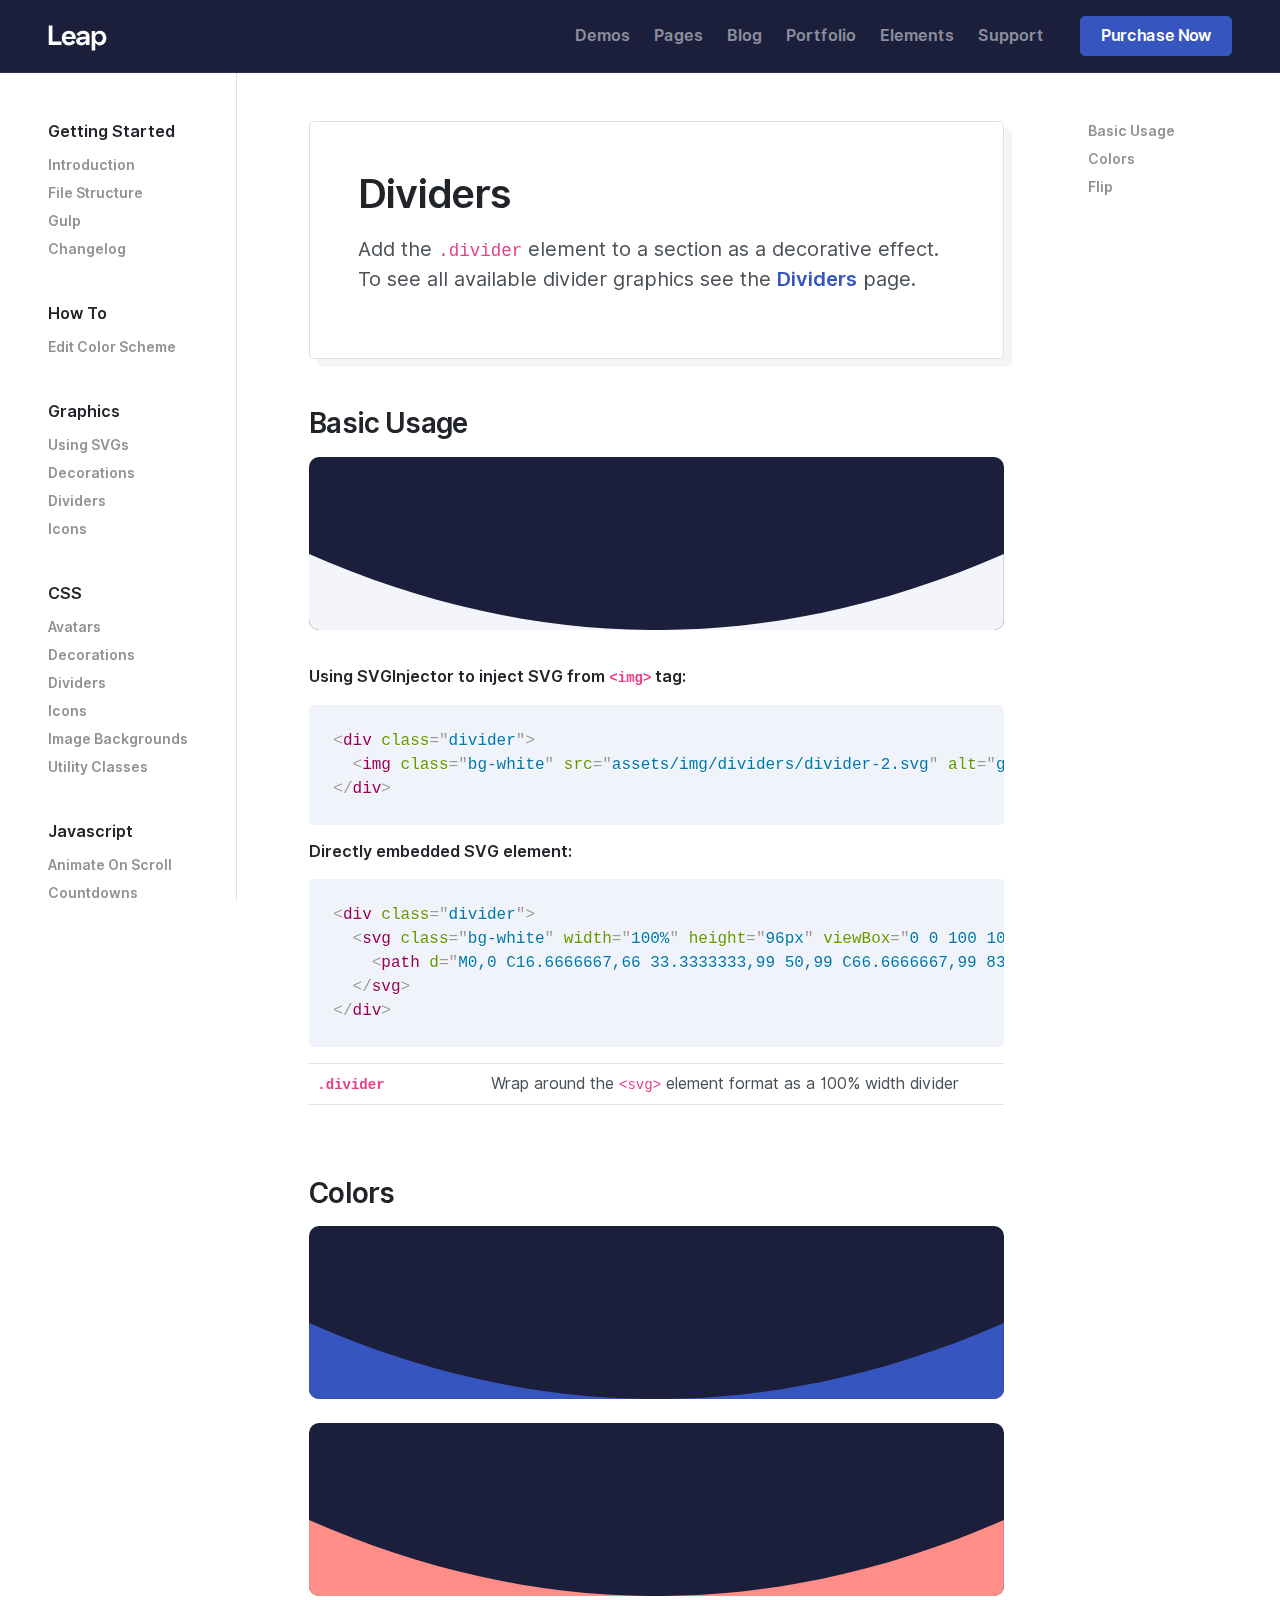
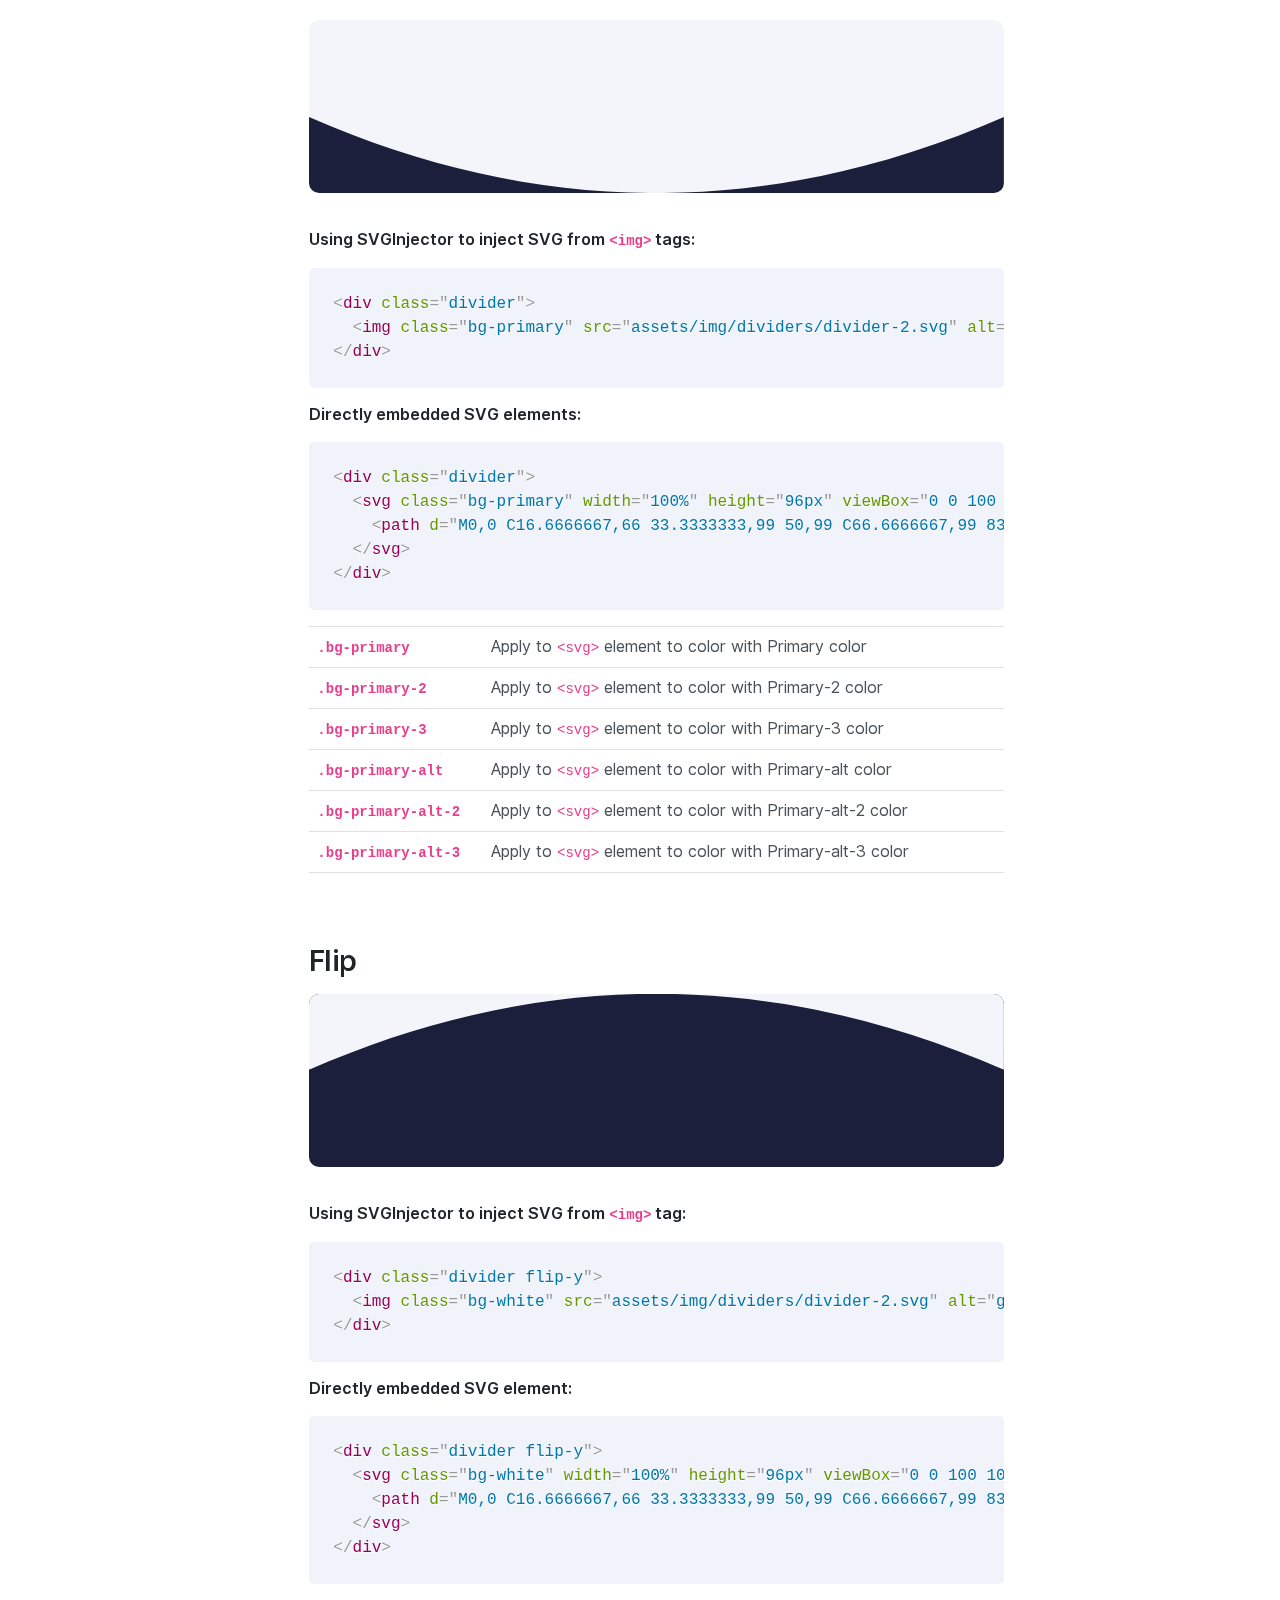
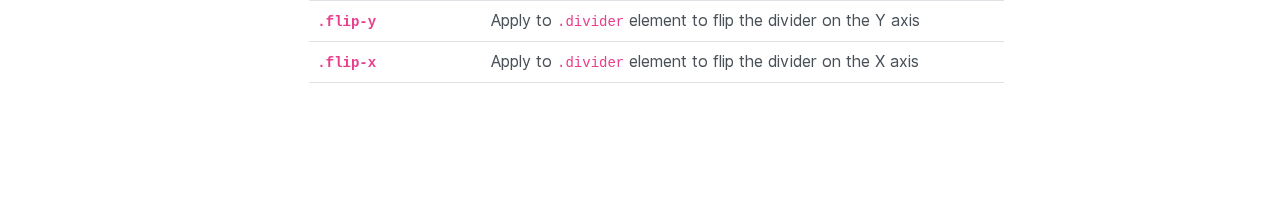
<file: documentation/css-dividers.html>
<!doctype html>
<html lang="en">

  <head>
    <meta charset="utf-8">
    <title>Leap Bootstrap Theme and HTML Template</title>
    <meta name="viewport" content="width=device-width, initial-scale=1.0">
    <meta name="description" content="A corporate Bootstrap theme by Medium Rare">
    <link href="../assets/css/loaders/loader-typing.css" rel="stylesheet" type="text/css" media="all" />
    <link href="../assets/css/theme.css" rel="stylesheet" type="text/css" media="all" />
    <link rel="preload" as="font" href="../assets/fonts/Inter-UI-upright.var.woff2" type="font/woff2" crossorigin="anonymous">
    <link rel="preload" as="font" href="../assets/fonts/Inter-UI.var.woff2" type="font/woff2" crossorigin="anonymous">
  </head>

  <body data-smooth-scroll-offset="120">
    <div class="loader">
      <div class="loading-animation"></div>
    </div>

    <div class="navbar-container ">
      <nav class="navbar navbar-expand-lg navbar-dark bg-primary-3" data-sticky="top">
        <div class="container-fluid">
          <a class="navbar-brand fade-page" href="../index.html">
            <img src="../assets/img/logo-white.svg" alt="Leap">
          </a>
          <button class="navbar-toggler" type="button" data-toggle="collapse" data-target=".navbar-collapse" aria-expanded="false" aria-label="Toggle navigation">
            <img class="icon navbar-toggler-open" src="../assets/img/icons/interface/menu.svg" alt="menu interface icon" data-inject-svg />
            <img class="icon navbar-toggler-close" src="../assets/img/icons/interface/cross.svg" alt="cross interface icon" data-inject-svg />
          </button>
          <div class="collapse navbar-collapse justify-content-end">
            <div class="py-2 py-lg-0">
              <ul class="navbar-nav">
                <li class="nav-item dropdown">
                  <a href="#" class="nav-link dropdown-toggle" data-toggle="dropdown-grid" aria-expanded="false" aria-haspopup="true">Demos</a>
                  <div class="dropdown-menu row">
                    <div class="col-auto" data-dropdown-content>
                      <div class="dropdown-grid-menu"><a href="../home-course.html" class="dropdown-item fade-page">Course</a><a href="../home-coworking.html" class="dropdown-item fade-page">Coworking<span class="badge badge-primary ml-2">New</span></a><a href="../home-cryptocurrency.html"
                        class="dropdown-item fade-page">Cryptocurrency</a><a href="../home-desktop-app.html" class="dropdown-item fade-page">Desktop App</a><a href="../home-event.html" class="dropdown-item fade-page">Event</a><a href="../home-mobile-app.html"
                        class="dropdown-item fade-page">Mobile App</a><a href="../home-portfolio.html" class="dropdown-item fade-page">Portfolio</a><a href="../home-saas.html" class="dropdown-item fade-page">SaaS</a><a href="../home-saas-trend.html" class="dropdown-item fade-page">SaaS - Trend</a>
                        <a
                        href="../home-software-library.html" class="dropdown-item fade-page">Software Library</a>
                      </div>
                    </div>
                  </div>
                </li>
                <li class="nav-item dropdown">
                  <a href="#" class="nav-link dropdown-toggle" data-toggle="dropdown-grid" aria-expanded="false" aria-haspopup="true">Pages</a>
                  <div class="dropdown-menu row">
                    <div class="col-auto" data-dropdown-content>
                      <div class="dropdown-grid-menu"><a href="../about-company.html" class="dropdown-item fade-page">About Company</a>
                        <div class="dropdown">
                          <a href="#" class="dropdown-item dropdown-toggle" data-toggle="dropdown-grid" aria-expanded="false" aria-haspopup="true">
                            <span>Careers</span>
                            <img class="icon bg-dark opacity-20" src="../assets/img/icons/interface/arrow-caret.svg" alt="arrow-caret interface icon" data-inject-svg />
                          </a>
                          <div class="dropdown-menu row">
                            <div class="col-auto" data-dropdown-content>
                              <div class="dropdown-grid-menu"><a href="../careers.html" class="dropdown-item fade-page">Careers</a><a href="../career-single.html" class="dropdown-item fade-page">Career Single</a>
                              </div>
                            </div>
                          </div>
                        </div>
                        <div class="dropdown">
                          <a href="#" class="dropdown-item dropdown-toggle" data-toggle="dropdown-grid" aria-expanded="false" aria-haspopup="true">
                            <span>Contact</span>
                            <img class="icon bg-dark opacity-20" src="../assets/img/icons/interface/arrow-caret.svg" alt="arrow-caret interface icon" data-inject-svg />
                          </a>
                          <div class="dropdown-menu row">
                            <div class="col-auto" data-dropdown-content>
                              <div class="dropdown-grid-menu"><a href="../contact.html" class="dropdown-item fade-page">Contact</a><a href="../contact-multiple-locations.html" class="dropdown-item fade-page">Contact - Multiple Locations</a>
                              </div>
                            </div>
                          </div>
                        </div>
                        <div class="dropdown">
                          <a href="#" class="dropdown-item dropdown-toggle" data-toggle="dropdown-grid" aria-expanded="false" aria-haspopup="true">
                            <span>Customers</span>
                            <img class="icon bg-dark opacity-20" src="../assets/img/icons/interface/arrow-caret.svg" alt="arrow-caret interface icon" data-inject-svg />
                          </a>
                          <div class="dropdown-menu row">
                            <div class="col-auto" data-dropdown-content>
                              <div class="dropdown-grid-menu"><a href="../customer-stories.html" class="dropdown-item fade-page">Customer Stories</a><a href="../customer-story.html" class="dropdown-item fade-page">Customer Story</a>
                              </div>
                            </div>
                          </div>
                        </div>
                        <div class="dropdown">
                          <a href="#" class="dropdown-item dropdown-toggle" data-toggle="dropdown-grid" aria-expanded="false" aria-haspopup="true">
                            <span>Knowledgebase</span>
                            <img class="icon bg-dark opacity-20" src="../assets/img/icons/interface/arrow-caret.svg" alt="arrow-caret interface icon" data-inject-svg />
                          </a>
                          <div class="dropdown-menu row">
                            <div class="col-auto" data-dropdown-content>
                              <div class="dropdown-grid-menu"><a href="../knowledgebase.html" class="dropdown-item fade-page">Knowledgebase</a><a href="../knowledgebase-category.html" class="dropdown-item fade-page">Knowledgebase Category</a><a href="../knowledgebase-article.html" class="dropdown-item fade-page">Knowledgebase Article</a>
                              </div>
                            </div>
                          </div>
                        </div>
                        <div class="dropdown">
                          <a href="#" class="dropdown-item dropdown-toggle" data-toggle="dropdown-grid" aria-expanded="false" aria-haspopup="true">
                            <span>Pricing</span>
                            <img class="icon bg-dark opacity-20" src="../assets/img/icons/interface/arrow-caret.svg" alt="arrow-caret interface icon" data-inject-svg />
                          </a>
                          <div class="dropdown-menu row">
                            <div class="col-auto" data-dropdown-content>
                              <div class="dropdown-grid-menu"><a href="../pricing-plans.html" class="dropdown-item fade-page">Pricing Plans</a><a href="../pricing-plans-table.html" class="dropdown-item fade-page">Pricing Plans Table</a><a href="../pricing-slider.html" class="dropdown-item fade-page">Pricing Slider</a>
                              </div>
                            </div>
                          </div>
                        </div>
                        <div class="dropdown">
                          <a href="#" class="dropdown-item dropdown-toggle" data-toggle="dropdown-grid" aria-expanded="false" aria-haspopup="true">
                            <span>Utility</span>
                            <img class="icon bg-dark opacity-20" src="../assets/img/icons/interface/arrow-caret.svg" alt="arrow-caret interface icon" data-inject-svg />
                          </a>
                          <div class="dropdown-menu row">
                            <div class="col-auto" data-dropdown-content>
                              <div class="dropdown-grid-menu"><a href="../404.html" class="dropdown-item fade-page">404</a><a href="../utility-coming-soon-subscribe.html" class="dropdown-item fade-page">Coming Soon - Subscribe</a><a href="../utility-coming-soon.html" class="dropdown-item fade-page">Coming Soon</a>
                                <a
                                href="../utility-confirmation-download.html" class="dropdown-item fade-page">Confirmation - Download</a><a href="../utility-confirmation-subscription.html" class="dropdown-item fade-page">Confirmation - Subscription</a><a href="../utility-legal.html" class="dropdown-item fade-page">Legal</a>
                              </div>
                            </div>
                          </div>
                        </div>
                        <div class="dropdown">
                          <a href="#" class="dropdown-item dropdown-toggle" data-toggle="dropdown-grid" aria-expanded="false" aria-haspopup="true">
                            <span>Account</span>
                            <img class="icon bg-dark opacity-20" src="../assets/img/icons/interface/arrow-caret.svg" alt="arrow-caret interface icon" data-inject-svg />
                          </a>
                          <div class="dropdown-menu row">
                            <div class="col-auto" data-dropdown-content>
                              <div class="dropdown-grid-menu"><a href="../account-onboarding.html" class="dropdown-item fade-page">Onboarding</a><a href="../account-sign-in.html" class="dropdown-item fade-page">Sign In</a><a href="../account-sign-up.html" class="dropdown-item fade-page">Sign Up</a>
                                <a
                                href="../account-sign-up-image.html" class="dropdown-item fade-page">Sign Up Image</a><a href="../account-forgot-password.html" class="dropdown-item fade-page">Forgot Password</a>
                              </div>
                            </div>
                          </div>
                        </div>
                      </div>
                    </div>
                  </div>
                </li>
                <li class="nav-item dropdown">
                  <a href="#" class="nav-link dropdown-toggle" data-toggle="dropdown-grid" aria-expanded="false" aria-haspopup="true">Blog</a>
                  <div class="dropdown-menu row">
                    <div class="col-auto" data-dropdown-content>
                      <div class="dropdown-grid-menu">
                        <div class="dropdown">
                          <a href="#" class="dropdown-item dropdown-toggle" data-toggle="dropdown-grid" aria-expanded="false" aria-haspopup="true">
                            <span>Blog Layouts</span>
                            <img class="icon bg-dark opacity-20" src="../assets/img/icons/interface/arrow-caret.svg" alt="arrow-caret interface icon" data-inject-svg />
                          </a>
                          <div class="dropdown-menu row">
                            <div class="col-auto" data-dropdown-content>
                              <div class="dropdown-grid-menu"><a href="../blog-cards.html" class="dropdown-item fade-page">Blog Cards</a><a href="../blog-masonry.html" class="dropdown-item fade-page">Blog Masonry</a><a href="../blog-sidebar.html" class="dropdown-item fade-page">Blog Sidebar</a>
                                <a
                                href="../blog-magazine.html" class="dropdown-item fade-page">Blog Magazine</a>
                              </div>
                            </div>
                          </div>
                        </div>
                        <div class="dropdown">
                          <a href="#" class="dropdown-item dropdown-toggle" data-toggle="dropdown-grid" aria-expanded="false" aria-haspopup="true">
                            <span>Article Layouts</span>
                            <img class="icon bg-dark opacity-20" src="../assets/img/icons/interface/arrow-caret.svg" alt="arrow-caret interface icon" data-inject-svg />
                          </a>
                          <div class="dropdown-menu row">
                            <div class="col-auto" data-dropdown-content>
                              <div class="dropdown-grid-menu"><a href="../blog-article.html" class="dropdown-item fade-page">Article Basic</a><a href="../blog-article-video.html" class="dropdown-item fade-page">Article Video</a><a href="../blog-article-image-header.html" class="dropdown-item fade-page">Article Image Header</a>
                                <a
                                href="../blog-article-image-header-parallax.html" class="dropdown-item fade-page">Article Image Parallax</a>
                              </div>
                            </div>
                          </div>
                        </div>
                      </div>
                    </div>
                  </div>
                </li>
                <li class="nav-item dropdown">
                  <a href="#" class="nav-link dropdown-toggle" data-toggle="dropdown-grid" aria-expanded="false" aria-haspopup="true">Portfolio</a>
                  <div class="dropdown-menu row">
                    <div class="col-auto" data-dropdown-content>
                      <div class="dropdown-grid-menu">
                        <div class="dropdown">
                          <a href="#" class="dropdown-item dropdown-toggle" data-toggle="dropdown-grid" aria-expanded="false" aria-haspopup="true">
                            <span>Grid Layouts</span>
                            <img class="icon bg-dark opacity-20" src="../assets/img/icons/interface/arrow-caret.svg" alt="arrow-caret interface icon" data-inject-svg />
                          </a>
                          <div class="dropdown-menu row">
                            <div class="col-auto" data-dropdown-content>
                              <div class="dropdown-grid-menu"><a href="../portfolio-2-columns.html" class="dropdown-item fade-page">2 Columns</a><a href="../portfolio-3-columns.html" class="dropdown-item fade-page">3 Columns</a><a href="../portfolio-4-columns.html" class="dropdown-item fade-page">4 Columns</a>
                              </div>
                            </div>
                          </div>
                        </div>
                        <div class="dropdown">
                          <a href="#" class="dropdown-item dropdown-toggle" data-toggle="dropdown-grid" aria-expanded="false" aria-haspopup="true">
                            <span>Project Layouts</span>
                            <img class="icon bg-dark opacity-20" src="../assets/img/icons/interface/arrow-caret.svg" alt="arrow-caret interface icon" data-inject-svg />
                          </a>
                          <div class="dropdown-menu row">
                            <div class="col-auto" data-dropdown-content>
                              <div class="dropdown-grid-menu"><a href="../portfolio-case-study.html" class="dropdown-item fade-page">Case Study</a><a href="../portfolio-single-sidebar.html" class="dropdown-item fade-page">Sidebar</a><a href="../portfolio-single-slider.html" class="dropdown-item fade-page">Slider</a>
                                <a
                                href="../portfolio-single-parallax.html" class="dropdown-item fade-page">Parallax</a>
                              </div>
                            </div>
                          </div>
                        </div>
                      </div>
                    </div>
                  </div>
                </li>
                <li class="nav-item dropdown">
                  <a href="#" class="nav-link dropdown-toggle" data-toggle="dropdown-grid" aria-expanded="false" aria-haspopup="true">Elements</a>
                  <div class="dropdown-menu bg-primary-3 text-light border-bottom">
                    <div class="container py-4" data-dropdown-content>
                      <div class="row w-100">
                        <div class="col-lg col-md-4 mb-3 mb-lg-0">
                          <h5>Base</h5>
                          <div><a class="dropdown-item fade-page" href="../elements-grid.html">Grid</a><a class="dropdown-item fade-page" href="../elements-forms.html">Forms</a><a class="dropdown-item fade-page" href="../elements-tables.html">Tables</a>
                            <a
                            class="dropdown-item fade-page" href="../elements-typography.html">Typography</a>
                          </div>
                        </div>
                        <div class="col-lg col-md-4 mb-3 mb-lg-0">
                          <h5>General</h5>
                          <div><a class="dropdown-item fade-page" href="../elements-alerts.html">Alerts</a><a class="dropdown-item fade-page" href="../elements-avatars.html">Avatars</a><a class="dropdown-item fade-page" href="../elements-badges.html">Badges</a>
                            <a
                            class="dropdown-item fade-page" href="../elements-breadcrumbs.html">Breadcrumbs</a><a class="dropdown-item fade-page" href="../elements-buttons.html">Buttons</a><a class="dropdown-item fade-page" href="../elements-cards.html">Cards</a><a class="dropdown-item fade-page" href="../elements-dropdowns-bootstrap.html">Dropdowns Bootstrap</a>
                              <a
                              class="dropdown-item fade-page" href="../elements-dropdowns-grid.html">Dropdowns Grid</a><a class="dropdown-item fade-page" href="../elements-footers.html">Footers</a><a class="dropdown-item fade-page" href="../elements-navbars.html">Navigation</a><a class="dropdown-item fade-page" href="../elements-tooltips.html">Tooltips</a>
                                <a
                                class="dropdown-item fade-page" href="../elements-toasts.html">Toasts</a><a class="dropdown-item fade-page" href="../elements-widgets.html">Widgets</a>
                          </div>
                        </div>
                        <div class="col-lg col-md-4 mb-3 mb-lg-0">
                          <h5>Graphic</h5>
                          <div><a class="dropdown-item fade-page" href="../elements-decorations.html">Decorations</a><a class="dropdown-item fade-page" href="../elements-dividers.html">Dividers</a><a class="dropdown-item fade-page" href="../elements-icons.html">Icons</a>
                            <a
                            class="dropdown-item fade-page" href="../elements-icons-reference.html">Icons Reference</a><a class="dropdown-item fade-page" href="../elements-processes.html">Processes</a><a class="dropdown-item fade-page" href="../elements-progress.html">Progress</a><a class="dropdown-item fade-page" href="../elements-pricing.html">Pricing</a>
                          </div>
                        </div>
                        <div class="col-lg col-md-4 mb-3 mb-lg-0">
                          <h5>Media</h5>
                          <div><a class="dropdown-item fade-page" href="../elements-fancybox.html">Fancybox</a><a class="dropdown-item fade-page" href="../elements-isotope.html">Isotope</a><a class="dropdown-item fade-page" href="../elements-maps.html">Maps</a>
                            <a
                            class="dropdown-item fade-page" href="../elements-flickity.html">Slider Flickity</a><a class="dropdown-item fade-page" href="../elements-twitter.html">Twitter Feeds</a><a class="dropdown-item fade-page" href="../elements-video-players.html">Video Players</a><a class="dropdown-item fade-page"
                              href="../elements-video-backgrounds.html">Video Backgrounds</a>
                          </div>
                        </div>
                        <div class="col-lg col-md-4 mb-3 mb-lg-0">
                          <h5>Interactive</h5>
                          <div><a class="dropdown-item fade-page" href="../elements-animations.html">Animations</a><a class="dropdown-item fade-page" href="../elements-accordions.html">Accordion</a><a class="dropdown-item fade-page" href="../elements-counters.html">Counters</a>
                            <a
                            class="dropdown-item fade-page" href="../elements-countdown.html">Countdown</a><a class="dropdown-item fade-page" href="../elements-date-picker.html">Date Picker</a><a class="dropdown-item fade-page" href="../elements-modals.html">Modals</a><a class="dropdown-item fade-page" href="../elements-navs.html">Tabs (Nav)</a>
                              <a
                              class="dropdown-item fade-page" href="../elements-typed-text.html">Typed Text</a><a class="dropdown-item fade-page" href="../elements-parallax.html">Parallax</a><a class="dropdown-item fade-page" href="../elements-popovers.html">Popovers</a><a class="dropdown-item fade-page" href="../elements-wizards.html">Wizards</a>
                          </div>
                        </div>
                      </div>
                    </div>
                  </div>
                </li>
                <li class="nav-item dropdown">
                  <a href="#" class="nav-link dropdown-toggle" data-toggle="dropdown-grid" aria-expanded="false" aria-haspopup="true">Support</a>
                  <div class="dropdown-menu row">
                    <div class="col-auto px-0" data-dropdown-content>
                      <div class="bg-white rounded border shadow-lg o-hidden">
                        <div class="p-3">
                          <h6 class="mb-0">Product Support</h6>
                        </div>
                        <div class="list-group list-group-flush">
                          <a href="../documentation/index.html" target="_blank" class="list-group-item list-group-item-action d-flex align-items-center p-3">
                            <img class="icon icon-md" src="../assets/img/icons/theme/files/selected-file.svg" alt="selected-file icon" data-inject-svg />
                            <div class="text-body ml-3">
                              <span>Documentation</span>
                              <div class="text-small text-muted">Get all the information you need</div>
                            </div>
                          </a>
                          <a href="https://themes.zendesk.com/hc/en-us/articles/360000006291-How-do-I-get-help-with-the-theme-I-purchased-" target="_blank" class="list-group-item list-group-item-action d-flex align-items-center p-3">
                            <img class="icon icon-md" src="../assets/img/icons/theme/communication/chat-4.svg" alt="chat-4 icon" data-inject-svg />
                            <div class="text-body ml-3">
                              <span>Looking for answers?</span>
                              <div class="text-small text-muted">Get support</div>
                            </div>
                          </a>
                        </div>
                      </div>
                    </div>
                  </div>
                </li>
              </ul>
            </div><a href="#" class="btn btn-primary ml-lg-3">Purchase Now</a>

          </div>
        </div>
      </nav>
    </div>

    <button class="btn btn-lg btn-primary btn-block rounded-0 d-md-none" type="button" data-toggle="collapse" data-target="#docs-index" aria-expanded="false" aria-controls="docs-index">
      <img class="icon" src="../assets/img/icons/interface/menu.svg" alt="menu interface icon" data-inject-svg />
      <span>Toggle Docs Index</span>
    </button>
    <section class="container-fluid py-0">
      <div class="row">
        <div class="col-12 col-md-3 col-lg-2 border-right pt-3 pt-md-5 docs-sidebar">
          <div id="docs-index" class="collapse">

            <div class="mb-3 mb-md-4">
              <h6 class="mb-2">Getting Started</h6>
              <ul class="nav flex-column">

                <li class="nav-item">
                  <a href="index.html" class="nav-link text-small">Introduction </a>

                </li>

                <li class="nav-item">
                  <a href="file-structure.html" class="nav-link text-small">File Structure </a>

                </li>

                <li class="nav-item">
                  <a href="gulp.html" class="nav-link text-small">Gulp </a>

                </li>

                <li class="nav-item">
                  <a href="changelog.html" class="nav-link text-small">Changelog </a>

                </li>

              </ul>
            </div>

            <div class="mb-3 mb-md-4">
              <h6 class="mb-2">How To</h6>
              <ul class="nav flex-column">

                <li class="nav-item">
                  <a href="how-to-edit-color-scheme.html" class="nav-link text-small">Edit Color Scheme </a>

                </li>

              </ul>
            </div>

            <div class="mb-3 mb-md-4">
              <h6 class="mb-2">Graphics</h6>
              <ul class="nav flex-column">

                <li class="nav-item">
                  <a href="graphics-svg.html" class="nav-link text-small">Using SVGs </a>

                </li>

                <li class="nav-item">
                  <a href="graphics-decorations.html" class="nav-link text-small">Decorations </a>

                </li>

                <li class="nav-item">
                  <a href="graphics-dividers.html" class="nav-link text-small">Dividers </a>

                </li>

                <li class="nav-item">
                  <a href="graphics-icons.html" class="nav-link text-small">Icons </a>

                </li>

              </ul>
            </div>

            <div class="mb-3 mb-md-4">
              <h6 class="mb-2">CSS</h6>
              <ul class="nav flex-column">

                <li class="nav-item">
                  <a href="css-avatars.html" class="nav-link text-small">Avatars </a>

                </li>

                <li class="nav-item">
                  <a href="css-decorations.html" class="nav-link text-small">Decorations </a>

                </li>

                <li class="nav-item">
                  <a href="css-dividers.html" class="nav-link text-small">Dividers </a>

                </li>

                <li class="nav-item">
                  <a href="css-icons.html" class="nav-link text-small">Icons </a>

                </li>

                <li class="nav-item">
                  <a href="css-image-backgrounds.html" class="nav-link text-small">Image Backgrounds </a>

                </li>

                <li class="nav-item">
                  <a href="css-utility-classes.html" class="nav-link text-small">Utility Classes </a>

                </li>

              </ul>
            </div>

            <div class="mb-3 mb-md-4">
              <h6 class="mb-2">Javascript</h6>
              <ul class="nav flex-column">

                <li class="nav-item">
                  <a href="js-aos.html" class="nav-link text-small">Animate On Scroll </a>

                </li>

                <li class="nav-item">
                  <a href="js-countdown.html" class="nav-link text-small">Countdowns </a>

                </li>

                <li class="nav-item">
                  <a href="js-countup.html" class="nav-link text-small">Counters </a>

                </li>

                <li class="nav-item">
                  <a href="js-prism.html" class="nav-link text-small">Code Highlighting </a>

                </li>

                <li class="nav-item">
                  <a href="js-dropdown-grid.html" class="nav-link text-small">Dropdowns (Grid) </a>

                </li>

                <li class="nav-item">
                  <a href="js-fancybox.html" class="nav-link text-small">Fancybox (Lightbox) </a>

                </li>

                <li class="nav-item">
                  <a href="js-flatpickr.html" class="nav-link text-small">Flatpickr </a>

                </li>

                <li class="nav-item">
                  <a href="js-flickity.html" class="nav-link text-small">Flickity (Slider) </a>

                </li>

                <li class="nav-item">
                  <a href="#forms-collapse" class="nav-link text-small" data-toggle="collapse" role="button" aria-expanded="false" aria-controls="forms-collapse">Forms <img class="bg-dark icon" src="../assets/img/icons/interface/arrow-caret.svg" alt="arrow-caret interface icon" data-inject-svg /></a>

                  <ul class="nav flex-column collapse pl-3" id="forms-collapse">

                    <li class="nav-item">
                      <a href="js-form-email.html" class="nav-link text-small">Client Side</a>
                    </li>

                    <li class="nav-item">
                      <a href="js-form-swiftmailer.html" class="nav-link text-small">Send to Email</a>
                    </li>

                    <li class="nav-item">
                      <a href="js-form-mailchimp.html" class="nav-link text-small">Send to MailChimp</a>
                    </li>

                    <li class="nav-item">
                      <a href="js-recaptcha-v2.html" class="nav-link text-small">reCAPTCHA</a>
                    </li>

                  </ul>

                </li>

                <li class="nav-item">
                  <a href="js-maps.html" class="nav-link text-small">Google Maps </a>

                </li>

                <li class="nav-item">
                  <a href="js-isotope.html" class="nav-link text-small">Isotope (Masonry Layout) </a>

                </li>

                <li class="nav-item">
                  <a href="#navs-bars-collapse" class="nav-link text-small" data-toggle="collapse" role="button" aria-expanded="false" aria-controls="navs-bars-collapse">Navs Bars <img class="bg-dark icon" src="../assets/img/icons/interface/arrow-caret.svg" alt="arrow-caret interface icon" data-inject-svg /></a>

                  <ul class="nav flex-column collapse pl-3" id="navs-bars-collapse">

                    <li class="nav-item">
                      <a href="js-overlay-nav.html" class="nav-link text-small">Overlay</a>
                    </li>

                    <li class="nav-item">
                      <a href="js-sticky.html" class="nav-link text-small">Sticky</a>
                    </li>

                  </ul>

                </li>

                <li class="nav-item">
                  <a href="js-jarallax.html" class="nav-link text-small">Parallax </a>

                </li>

                <li class="nav-item">
                  <a href="js-loading-animations.html" class="nav-link text-small">Page Load Animations </a>

                </li>

                <li class="nav-item">
                  <a href="js-fade-page.html" class="nav-link text-small">Page Transitions </a>

                </li>

                <li class="nav-item">
                  <a href="js-ion-rangeslider.html" class="nav-link text-small">Range Sliders </a>

                </li>

                <li class="nav-item">
                  <a href="js-reading-position.html" class="nav-link text-small">Scroll Progress Bar </a>

                </li>

                <li class="nav-item">
                  <a href="js-smooth-scroll.html" class="nav-link text-small">Smooth Scroll </a>

                </li>

                <li class="nav-item">
                  <a href="js-svg-injector.html" class="nav-link text-small">SVGInjector </a>

                </li>

                <li class="nav-item">
                  <a href="js-twitter-fetcher.html" class="nav-link text-small">Twitter Feeds </a>

                </li>

                <li class="nav-item">
                  <a href="js-typed-text.html" class="nav-link text-small">Typed Text </a>

                </li>

                <li class="nav-item">
                  <a href="js-plyr.html" class="nav-link text-small">Video Players </a>

                </li>

                <li class="nav-item">
                  <a href="js-wizard.html" class="nav-link text-small">Wizards </a>

                </li>

              </ul>
            </div>

            <div class="mb-3 mb-md-4">
              <h6 class="mb-2">PHP</h6>
              <ul class="nav flex-column">

                <li class="nav-item">
                  <a href="php-mailchimp.html" class="nav-link text-small">Mailchimp Form Handler </a>

                </li>

                <li class="nav-item">
                  <a href="php-swiftmailer.html" class="nav-link text-small">Email Form Handler </a>

                </li>

              </ul>
            </div>

            <div class="mb-3 mb-md-4">
              <h6 class="mb-2">Bootstrap</h6>
              <ul class="nav flex-column">

                <li class="nav-item">
                  <a href="http://getbootstrap.com/docs/4.3/components/alerts/" class="nav-link text-small" target="_blank">Alerts </a>

                </li>

                <li class="nav-item">
                  <a href="http://getbootstrap.com/docs/4.3/components/badge/" class="nav-link text-small" target="_blank">Badges </a>

                </li>

                <li class="nav-item">
                  <a href="http://getbootstrap.com/docs/4.3/components/breadcrumb/" class="nav-link text-small" target="_blank">Breadcrumbs </a>

                </li>

                <li class="nav-item">
                  <a href="http://getbootstrap.com/docs/4.3/components/buttons/" class="nav-link text-small" target="_blank">Buttons </a>

                </li>

                <li class="nav-item">
                  <a href="http://getbootstrap.com/docs/4.3/components/card/" class="nav-link text-small" target="_blank">Cards </a>

                </li>

                <li class="nav-item">
                  <a href="http://getbootstrap.com/docs/4.3/components/dropdowns/" class="nav-link text-small" target="_blank">Dropdowns </a>

                </li>

                <li class="nav-item">
                  <a href="http://getbootstrap.com/docs/4.3/components/forms/" class="nav-link text-small" target="_blank">Forms </a>

                </li>

                <li class="nav-item">
                  <a href="http://getbootstrap.com/docs/4.3/layout/grid/" class="nav-link text-small" target="_blank">Grid System </a>

                </li>

                <li class="nav-item">
                  <a href="http://getbootstrap.com/docs/4.3/components/modal/" class="nav-link text-small" target="_blank">Modals </a>

                </li>

                <li class="nav-item">
                  <a href="http://getbootstrap.com/docs/4.3/components/navbar/" class="nav-link text-small" target="_blank">Navbars </a>

                </li>

                <li class="nav-item">
                  <a href="http://getbootstrap.com/docs/4.3/components/navs/" class="nav-link text-small" target="_blank">Navs </a>

                </li>

                <li class="nav-item">
                  <a href="http://getbootstrap.com/docs/4.3/components/popovers/" class="nav-link text-small" target="_blank">Popovers </a>

                </li>

                <li class="nav-item">
                  <a href="http://getbootstrap.com/docs/4.3/components/progress/" class="nav-link text-small" target="_blank">Progress </a>

                </li>

                <li class="nav-item">
                  <a href="http://getbootstrap.com/docs/4.3/content/tables/" class="nav-link text-small" target="_blank">Tables </a>

                </li>

                <li class="nav-item">
                  <a href="http://getbootstrap.com/docs/4.3/components/toasts/" class="nav-link text-small" target="_blank">Toasts </a>

                </li>

                <li class="nav-item">
                  <a href="http://getbootstrap.com/docs/4.3/components/tooltips/" class="nav-link text-small" target="_blank">Tooltips </a>

                </li>

                <li class="nav-item">
                  <a href="http://getbootstrap.com/docs/4.3/content/typography/" class="nav-link text-small" target="_blank">Typography </a>

                </li>

              </ul>
            </div>

          </div>
        </div>
        <div class="col-md-9 col-lg-10">
          <div class="row">
            <div class="col-xl-10 col-lg-9 px-xl-6 px-lg-4 px-md-3 py-md-5">
              <div class="card card-body card-lg shadow-3d rounded-sm mb-4 mb-md-5">
                <h1>Dividers</h1>
                <div class="lead">
                  <p>Add the <code>.divider</code> element to a section as a decorative effect. To see all available divider graphics see the <a href="graphics-dividers.html">Dividers</a> page.</p>
                </div>
              </div>

              <article id="basic-usage" class="mb-4 mb-md-6">
                <h3> <p>Basic Usage</p>
 </h3>
                <div class="mb-4">
                  <div class="rounded position-relative bg-primary-3 o-hidden">
                    <div class="py-5"></div>
                    <div class="divider">
                      <svg class="bg-primary-alt" width="100%" height="96px" viewBox="0 0 100 100" version="1.1" xmlns="http://www.w3.org/2000/svg" xmlns:xlink="http://www.w3.org/1999/xlink" preserveAspectRatio="none">
                        <path d="M0,0 C16.6666667,66 33.3333333,99 50,99 C66.6666667,99 83.3333333,66 100,0 L100,100 L0,100 L0,0 Z"></path>
                      </svg>
                    </div>
                  </div>
                </div>
                <div>
                  <h6>Using SVGInjector to inject SVG from <code>&lt;img&gt;</code> tag:</h6>
                  <pre><code class="language-html">&lt;div class=&quot;divider&quot;&gt;
  &lt;img class=&quot;bg-white&quot; src=&quot;assets/img/dividers/divider-2.svg&quot; alt=&quot;graphical divider&quot; data-inject-svg /&gt;
&lt;/div&gt;</code></pre>
                  <h6>Directly embedded SVG element:</h6>
                  <pre><code class="language-html">&lt;div class=&quot;divider&quot;&gt;
  &lt;svg class=&quot;bg-white&quot; width=&quot;100%&quot; height=&quot;96px&quot; viewBox=&quot;0 0 100 100&quot; version=&quot;1.1&quot; xmlns=&quot;http://www.w3.org/2000/svg&quot; xmlns:xlink=&quot;http://www.w3.org/1999/xlink&quot; preserveAspectRatio=&quot;none&quot;&gt;
    &lt;path d=&quot;M0,0 C16.6666667,66 33.3333333,99 50,99 C66.6666667,99 83.3333333,66 100,0 L100,100 L0,100 L0,0 Z&quot;&gt;&lt;/path&gt;
  &lt;/svg&gt;
&lt;/div&gt;</code></pre>

                </div>

                <dl class="row docs-dl">
                  <dt class="col-3"><code>.divider</code>
                  </dt>
                  <dd class="col-9">
                    <p>Wrap around the <code>&lt;svg&gt;</code> element format as a 100% width divider</p>
                  </dd>
                </dl>
              </article>

              <article id="colors" class="mb-4 mb-md-6">
                <h3> <p>Colors</p>
 </h3>
                <div class="mb-4">
                  <div class="rounded position-relative bg-primary-3 o-hidden mb-3">
                    <div class="py-5"></div>
                    <div class="divider">
                      <svg class="bg-primary" width="100%" height="96px" viewBox="0 0 100 100" version="1.1" xmlns="http://www.w3.org/2000/svg" xmlns:xlink="http://www.w3.org/1999/xlink" preserveAspectRatio="none">
                        <path d="M0,0 C16.6666667,66 33.3333333,99 50,99 C66.6666667,99 83.3333333,66 100,0 L100,100 L0,100 L0,0 Z"></path>
                      </svg>
                    </div>
                  </div>
                  <div class="rounded position-relative bg-primary-3 o-hidden mb-3">
                    <div class="py-5"></div>
                    <div class="divider">
                      <svg class="bg-primary-2" width="100%" height="96px" viewBox="0 0 100 100" version="1.1" xmlns="http://www.w3.org/2000/svg" xmlns:xlink="http://www.w3.org/1999/xlink" preserveAspectRatio="none">
                        <path d="M0,0 C16.6666667,66 33.3333333,99 50,99 C66.6666667,99 83.3333333,66 100,0 L100,100 L0,100 L0,0 Z"></path>
                      </svg>
                    </div>
                  </div>
                  <div class="rounded position-relative bg-primary-alt o-hidden">
                    <div class="py-5"></div>
                    <div class="divider">
                      <svg class="bg-primary-3" width="100%" height="96px" viewBox="0 0 100 100" version="1.1" xmlns="http://www.w3.org/2000/svg" xmlns:xlink="http://www.w3.org/1999/xlink" preserveAspectRatio="none">
                        <path d="M0,0 C16.6666667,66 33.3333333,99 50,99 C66.6666667,99 83.3333333,66 100,0 L100,100 L0,100 L0,0 Z"></path>
                      </svg>
                    </div>
                  </div>
                </div>
                <div>
                  <h6>Using SVGInjector to inject SVG from <code>&lt;img&gt;</code> tags:</h6>
                  <pre><code class="language-html">&lt;div class=&quot;divider&quot;&gt;
  &lt;img class=&quot;bg-primary&quot; src=&quot;assets/img/dividers/divider-2.svg&quot; alt=&quot;graphical divider&quot; data-inject-svg /&gt;
&lt;/div&gt;</code></pre>
                  <h6>Directly embedded SVG elements:</h6>
                  <pre><code class="language-html">&lt;div class=&quot;divider&quot;&gt;
  &lt;svg class=&quot;bg-primary&quot; width=&quot;100%&quot; height=&quot;96px&quot; viewBox=&quot;0 0 100 100&quot; version=&quot;1.1&quot; xmlns=&quot;http://www.w3.org/2000/svg&quot; xmlns:xlink=&quot;http://www.w3.org/1999/xlink&quot; preserveAspectRatio=&quot;none&quot;&gt;
    &lt;path d=&quot;M0,0 C16.6666667,66 33.3333333,99 50,99 C66.6666667,99 83.3333333,66 100,0 L100,100 L0,100 L0,0 Z&quot;&gt;&lt;/path&gt;
  &lt;/svg&gt;
&lt;/div&gt;</code></pre>

                </div>

                <dl class="row docs-dl">
                  <dt class="col-3"><code>.bg-primary</code>
                  </dt>
                  <dd class="col-9">
                    <p>Apply to <code>&lt;svg&gt;</code> element to color with Primary color</p>
                  </dd>
                  <dt class="col-3"><code>.bg-primary-2</code>
                  </dt>
                  <dd class="col-9">
                    <p>Apply to <code>&lt;svg&gt;</code> element to color with Primary-2 color</p>
                  </dd>
                  <dt class="col-3"><code>.bg-primary-3</code>
                  </dt>
                  <dd class="col-9">
                    <p>Apply to <code>&lt;svg&gt;</code> element to color with Primary-3 color</p>
                  </dd>
                  <dt class="col-3"><code>.bg-primary-alt</code>
                  </dt>
                  <dd class="col-9">
                    <p>Apply to <code>&lt;svg&gt;</code> element to color with Primary-alt color</p>
                  </dd>
                  <dt class="col-3"><code>.bg-primary-alt-2</code>
                  </dt>
                  <dd class="col-9">
                    <p>Apply to <code>&lt;svg&gt;</code> element to color with Primary-alt-2 color</p>
                  </dd>
                  <dt class="col-3"><code>.bg-primary-alt-3</code>
                  </dt>
                  <dd class="col-9">
                    <p>Apply to <code>&lt;svg&gt;</code> element to color with Primary-alt-3 color</p>
                  </dd>
                </dl>
              </article>

              <article id="flip" class="mb-4 mb-md-6">
                <h3> <p>Flip</p>
 </h3>
                <div class="mb-4">
                  <div class="rounded position-relative bg-primary-3 o-hidden">
                    <div class="divider flip-y">
                      <svg class="bg-primary-alt" width="100%" height="96px" viewBox="0 0 100 100" version="1.1" xmlns="http://www.w3.org/2000/svg" xmlns:xlink="http://www.w3.org/1999/xlink" preserveAspectRatio="none">
                        <path d="M0,0 C16.6666667,66 33.3333333,99 50,99 C66.6666667,99 83.3333333,66 100,0 L100,100 L0,100 L0,0 Z"></path>
                      </svg>
                    </div>
                    <div class="py-5"></div>
                  </div>
                </div>
                <div>
                  <h6>Using SVGInjector to inject SVG from <code>&lt;img&gt;</code> tag:</h6>
                  <pre><code class="language-html">&lt;div class=&quot;divider flip-y&quot;&gt;
  &lt;img class=&quot;bg-white&quot; src=&quot;assets/img/dividers/divider-2.svg&quot; alt=&quot;graphical divider&quot; data-inject-svg /&gt;
&lt;/div&gt;</code></pre>
                  <h6>Directly embedded SVG element:</h6>
                  <pre><code class="language-html">&lt;div class=&quot;divider flip-y&quot;&gt;
  &lt;svg class=&quot;bg-white&quot; width=&quot;100%&quot; height=&quot;96px&quot; viewBox=&quot;0 0 100 100&quot; version=&quot;1.1&quot; xmlns=&quot;http://www.w3.org/2000/svg&quot; xmlns:xlink=&quot;http://www.w3.org/1999/xlink&quot; preserveAspectRatio=&quot;none&quot;&gt;
    &lt;path d=&quot;M0,0 C16.6666667,66 33.3333333,99 50,99 C66.6666667,99 83.3333333,66 100,0 L100,100 L0,100 L0,0 Z&quot;&gt;&lt;/path&gt;
  &lt;/svg&gt;
&lt;/div&gt;</code></pre>

                </div>

                <dl class="row docs-dl">
                  <dt class="col-3"><code>.flip-y</code>
                  </dt>
                  <dd class="col-9">
                    <p>Apply to <code>.divider</code> element to flip the divider on the Y axis</p>
                  </dd>
                  <dt class="col-3"><code>.flip-x</code>
                  </dt>
                  <dd class="col-9">
                    <p>Apply to <code>.divider</code> element to flip the divider on the X axis</p>
                  </dd>
                </dl>
              </article>

            </div>
            <div class="col-xl-2 col-lg-3 d-none d-lg-block py-md-5 docs-sidebar">
              <ul class="nav flex-column">

                <li class="nav-item">
                  <a href="#basic-usage" class="nav-link text-small" data-smooth-scroll>Basic Usage</a>
                </li>

                <li class="nav-item">
                  <a href="#colors" class="nav-link text-small" data-smooth-scroll>Colors</a>
                </li>

                <li class="nav-item">
                  <a href="#flip" class="nav-link text-small" data-smooth-scroll>Flip</a>
                </li>

              </ul>
            </div>
          </div>

        </div>
      </div>
    </section>

    <!-- Required vendor scripts (Do not remove) -->
    <script type="text/javascript" src="../assets/js/jquery.min.js"></script>
    <script type="text/javascript" src="../assets/js/popper.min.js"></script>
    <script type="text/javascript" src="../assets/js/bootstrap.js"></script>

    <!-- Optional Vendor Scripts (Remove the plugin script here and comment initializer script out of index.js if site does not use that feature) -->

    <!-- AOS (Animate On Scroll - animates elements into view while scrolling down) -->
    <script type="text/javascript" src="../assets/js/aos.js"></script>
    <!-- Clipboard (copies content from browser into OS clipboard) -->
    <script type="text/javascript" src="../assets/js/clipboard.min.js"></script>
    <!-- Fancybox (handles image and video lightbox and galleries) -->
    <script type="text/javascript" src="../assets/js/jquery.fancybox.min.js"></script>
    <!-- Flatpickr (calendar/date/time picker UI) -->
    <script type="text/javascript" src="../assets/js/flatpickr.min.js"></script>
    <!-- Flickity (handles touch enabled carousels and sliders) -->
    <script type="text/javascript" src="../assets/js/flickity.pkgd.min.js"></script>
    <!-- Ion rangeSlider (flexible and pretty range slider elements) -->
    <script type="text/javascript" src="../assets/js/ion.rangeSlider.min.js"></script>
    <!-- Isotope (masonry layouts and filtering) -->
    <script type="text/javascript" src="../assets/js/isotope.pkgd.min.js"></script>
    <!-- jarallax (parallax effect and video backgrounds) -->
    <script type="text/javascript" src="../assets/js/jarallax.min.js"></script>
    <script type="text/javascript" src="../assets/js/jarallax-video.min.js"></script>
    <script type="text/javascript" src="../assets/js/jarallax-element.min.js"></script>
    <!-- jQuery Countdown (displays countdown text to a specified date) -->
    <script type="text/javascript" src="../assets/js/jquery.countdown.min.js"></script>
    <!-- jQuery smartWizard facilitates steppable wizard content -->
    <script type="text/javascript" src="../assets/js/jquery.smartWizard.min.js"></script>
    <!-- Plyr (unified player for Video, Audio, Vimeo and Youtube) -->
    <script type="text/javascript" src="../assets/js/plyr.polyfilled.min.js"></script>
    <!-- Prism (displays formatted code boxes) -->
    <script type="text/javascript" src="../assets/js/prism.js"></script>
    <!-- ScrollMonitor (manages events for elements scrolling in and out of view) -->
    <script type="text/javascript" src="../assets/js/scrollMonitor.js"></script>
    <!-- Smooth scroll (animation to links in-page)-->
    <script type="text/javascript" src="../assets/js/smooth-scroll.polyfills.min.js"></script>
    <!-- SVGInjector (replaces img tags with SVG code to allow easy inclusion of SVGs with the benefit of inheriting colors and styles)-->
    <script type="text/javascript" src="../assets/js/svg-injector.umd.production.js"></script>
    <!-- TwitterFetcher (displays a feed of tweets from a specified account)-->
    <script type="text/javascript" src="../assets/js/twitterFetcher_min.js"></script>
    <!-- Typed text (animated typing effect)-->
    <script type="text/javascript" src="../assets/js/typed.min.js"></script>
    <!-- Required theme scripts (Do not remove) -->
    <script type="text/javascript" src="../assets/js/theme.js"></script>
    <!-- Removes page load animation when window is finished loading -->
    <script type="text/javascript">
      window.addEventListener("load", function () {    document.querySelector('body').classList.add('loaded');  });
    </script>

  </body>

</html>
</file>
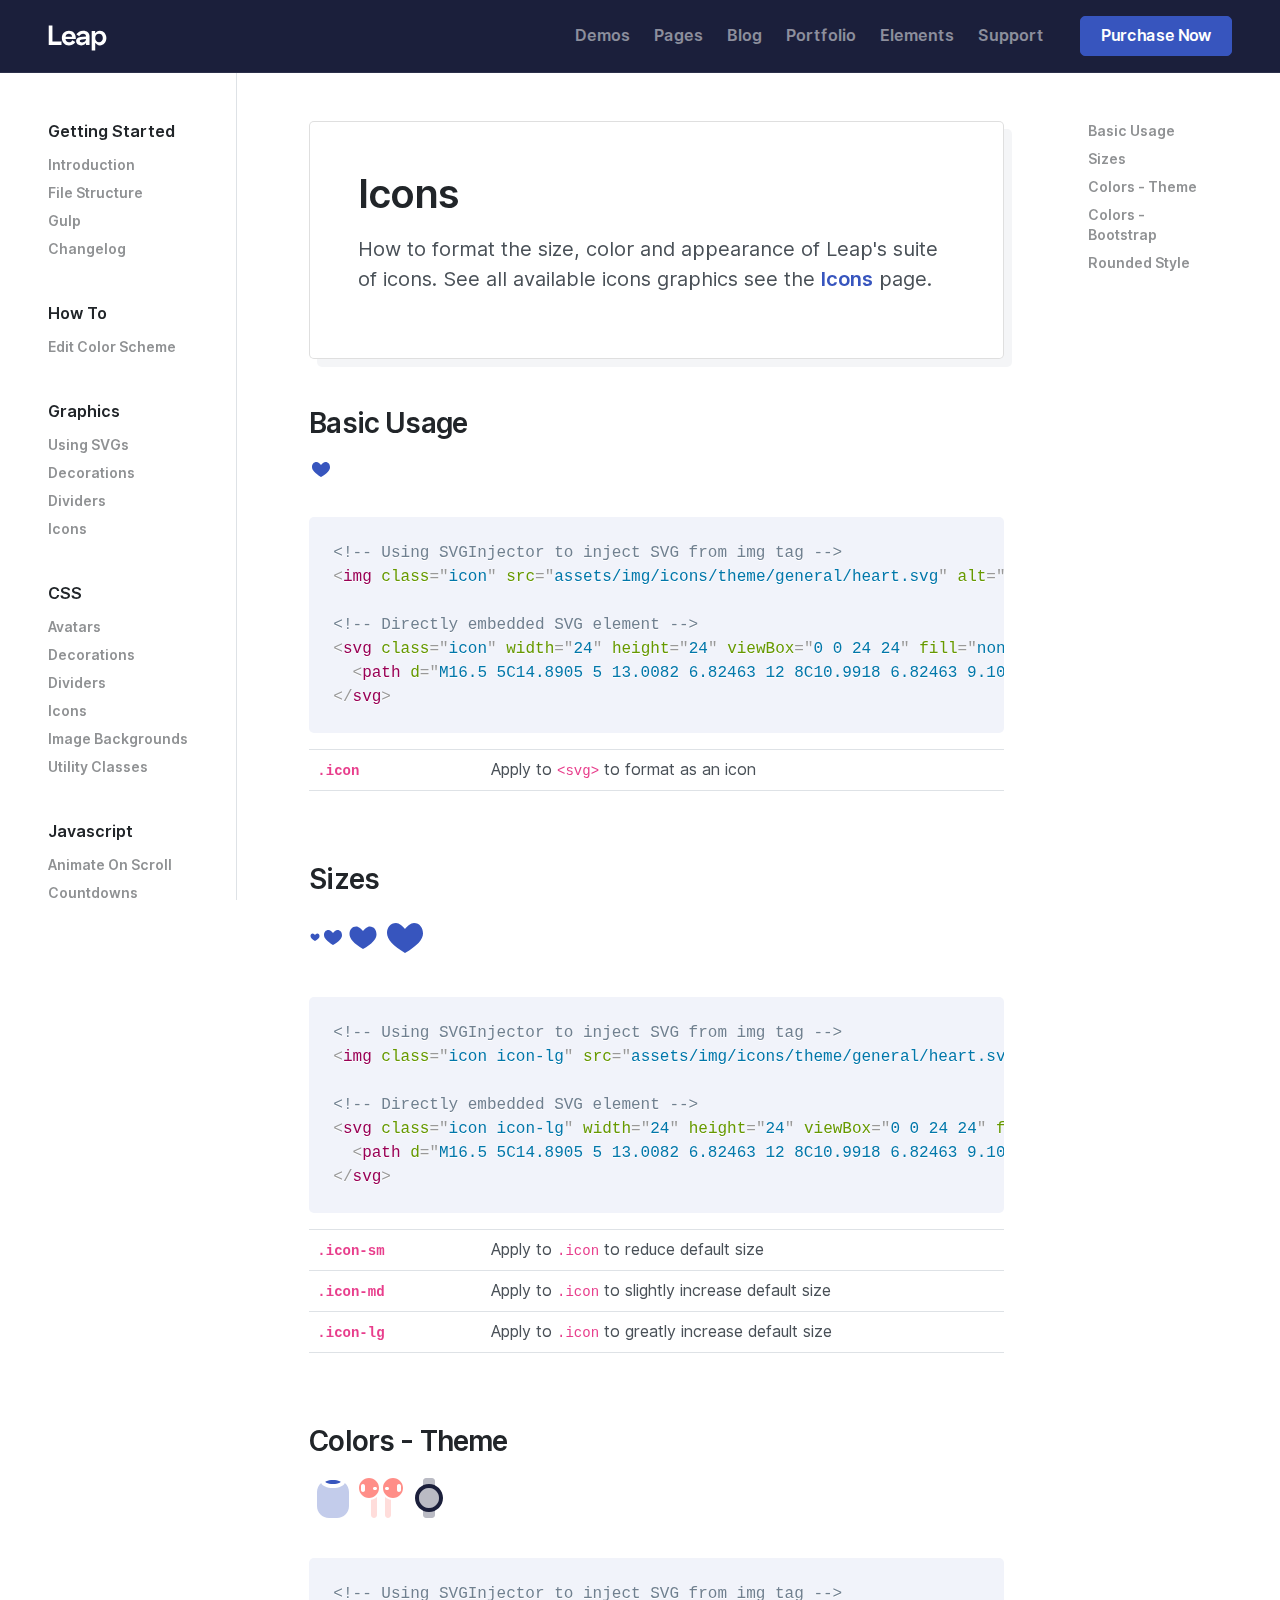
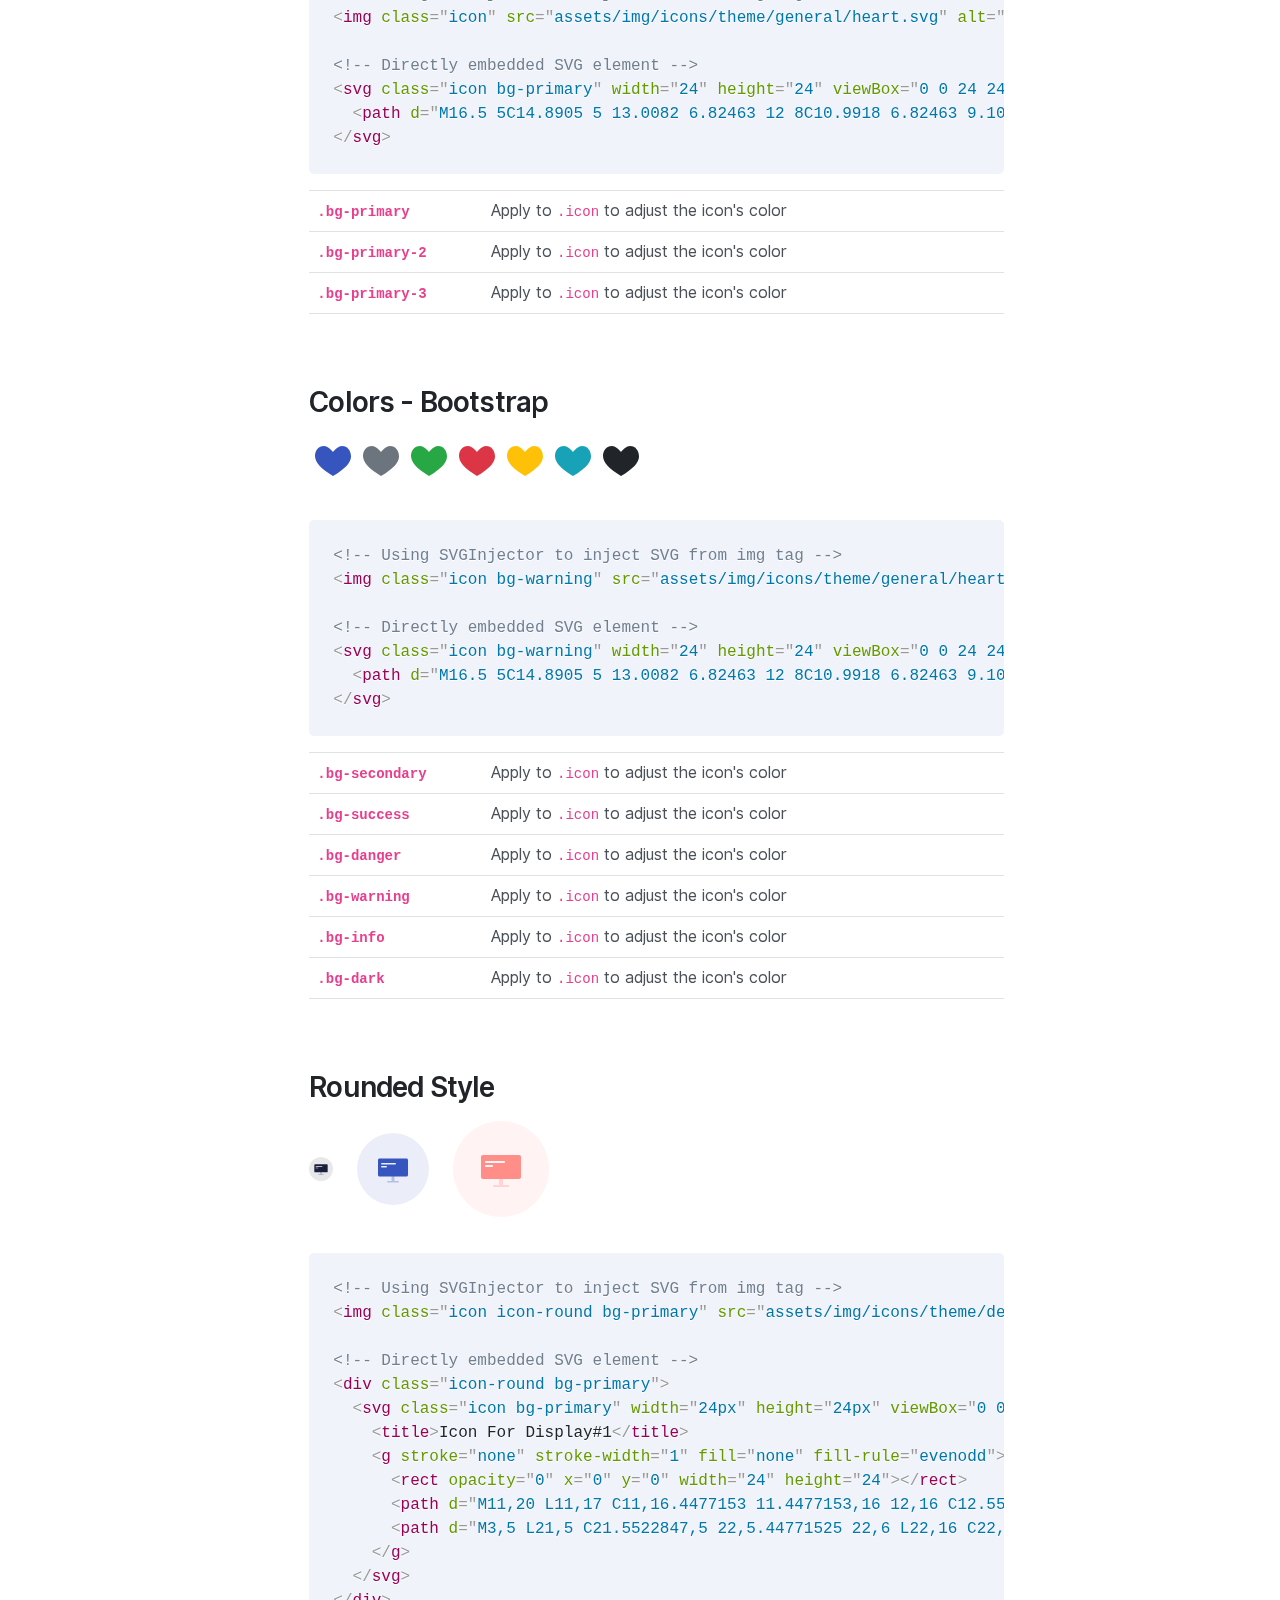
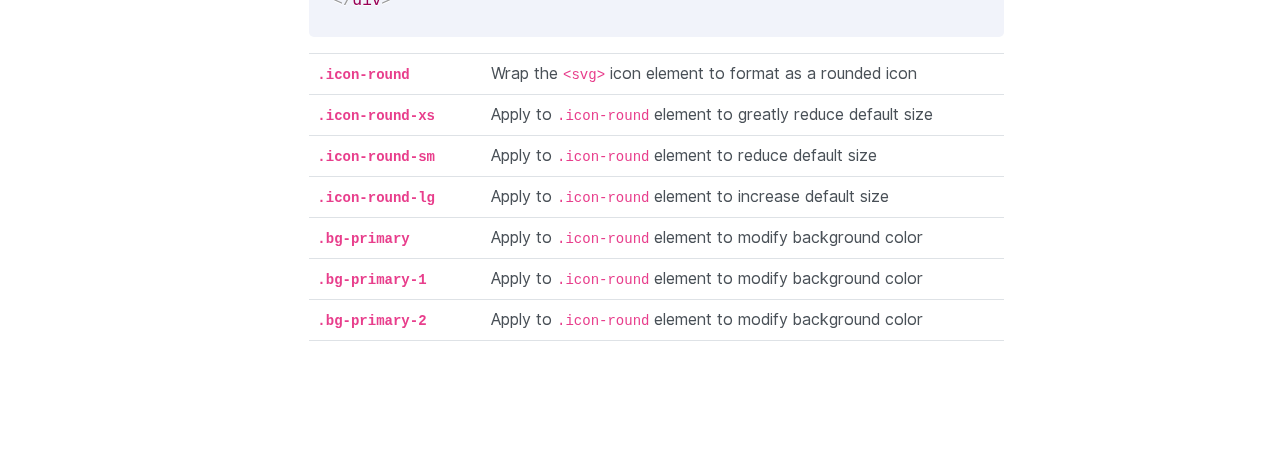
<file: documentation/css-icons.html>
<!doctype html>
<html lang="en">

  <head>
    <meta charset="utf-8">
    <title>Leap Bootstrap Theme and HTML Template</title>
    <meta name="viewport" content="width=device-width, initial-scale=1.0">
    <meta name="description" content="A corporate Bootstrap theme by Medium Rare">
    <link href="../assets/css/loaders/loader-typing.css" rel="stylesheet" type="text/css" media="all" />
    <link href="../assets/css/theme.css" rel="stylesheet" type="text/css" media="all" />
    <link rel="preload" as="font" href="../assets/fonts/Inter-UI-upright.var.woff2" type="font/woff2" crossorigin="anonymous">
    <link rel="preload" as="font" href="../assets/fonts/Inter-UI.var.woff2" type="font/woff2" crossorigin="anonymous">
  </head>

  <body data-smooth-scroll-offset="120">
    <div class="loader">
      <div class="loading-animation"></div>
    </div>

    <div class="navbar-container ">
      <nav class="navbar navbar-expand-lg navbar-dark bg-primary-3" data-sticky="top">
        <div class="container-fluid">
          <a class="navbar-brand fade-page" href="../index.html">
            <img src="../assets/img/logo-white.svg" alt="Leap">
          </a>
          <button class="navbar-toggler" type="button" data-toggle="collapse" data-target=".navbar-collapse" aria-expanded="false" aria-label="Toggle navigation">
            <img class="icon navbar-toggler-open" src="../assets/img/icons/interface/menu.svg" alt="menu interface icon" data-inject-svg />
            <img class="icon navbar-toggler-close" src="../assets/img/icons/interface/cross.svg" alt="cross interface icon" data-inject-svg />
          </button>
          <div class="collapse navbar-collapse justify-content-end">
            <div class="py-2 py-lg-0">
              <ul class="navbar-nav">
                <li class="nav-item dropdown">
                  <a href="#" class="nav-link dropdown-toggle" data-toggle="dropdown-grid" aria-expanded="false" aria-haspopup="true">Demos</a>
                  <div class="dropdown-menu row">
                    <div class="col-auto" data-dropdown-content>
                      <div class="dropdown-grid-menu"><a href="../home-course.html" class="dropdown-item fade-page">Course</a><a href="../home-coworking.html" class="dropdown-item fade-page">Coworking<span class="badge badge-primary ml-2">New</span></a><a href="../home-cryptocurrency.html"
                        class="dropdown-item fade-page">Cryptocurrency</a><a href="../home-desktop-app.html" class="dropdown-item fade-page">Desktop App</a><a href="../home-event.html" class="dropdown-item fade-page">Event</a><a href="../home-mobile-app.html"
                        class="dropdown-item fade-page">Mobile App</a><a href="../home-portfolio.html" class="dropdown-item fade-page">Portfolio</a><a href="../home-saas.html" class="dropdown-item fade-page">SaaS</a><a href="../home-saas-trend.html" class="dropdown-item fade-page">SaaS - Trend</a>
                        <a
                        href="../home-software-library.html" class="dropdown-item fade-page">Software Library</a>
                      </div>
                    </div>
                  </div>
                </li>
                <li class="nav-item dropdown">
                  <a href="#" class="nav-link dropdown-toggle" data-toggle="dropdown-grid" aria-expanded="false" aria-haspopup="true">Pages</a>
                  <div class="dropdown-menu row">
                    <div class="col-auto" data-dropdown-content>
                      <div class="dropdown-grid-menu"><a href="../about-company.html" class="dropdown-item fade-page">About Company</a>
                        <div class="dropdown">
                          <a href="#" class="dropdown-item dropdown-toggle" data-toggle="dropdown-grid" aria-expanded="false" aria-haspopup="true">
                            <span>Careers</span>
                            <img class="icon bg-dark opacity-20" src="../assets/img/icons/interface/arrow-caret.svg" alt="arrow-caret interface icon" data-inject-svg />
                          </a>
                          <div class="dropdown-menu row">
                            <div class="col-auto" data-dropdown-content>
                              <div class="dropdown-grid-menu"><a href="../careers.html" class="dropdown-item fade-page">Careers</a><a href="../career-single.html" class="dropdown-item fade-page">Career Single</a>
                              </div>
                            </div>
                          </div>
                        </div>
                        <div class="dropdown">
                          <a href="#" class="dropdown-item dropdown-toggle" data-toggle="dropdown-grid" aria-expanded="false" aria-haspopup="true">
                            <span>Contact</span>
                            <img class="icon bg-dark opacity-20" src="../assets/img/icons/interface/arrow-caret.svg" alt="arrow-caret interface icon" data-inject-svg />
                          </a>
                          <div class="dropdown-menu row">
                            <div class="col-auto" data-dropdown-content>
                              <div class="dropdown-grid-menu"><a href="../contact.html" class="dropdown-item fade-page">Contact</a><a href="../contact-multiple-locations.html" class="dropdown-item fade-page">Contact - Multiple Locations</a>
                              </div>
                            </div>
                          </div>
                        </div>
                        <div class="dropdown">
                          <a href="#" class="dropdown-item dropdown-toggle" data-toggle="dropdown-grid" aria-expanded="false" aria-haspopup="true">
                            <span>Customers</span>
                            <img class="icon bg-dark opacity-20" src="../assets/img/icons/interface/arrow-caret.svg" alt="arrow-caret interface icon" data-inject-svg />
                          </a>
                          <div class="dropdown-menu row">
                            <div class="col-auto" data-dropdown-content>
                              <div class="dropdown-grid-menu"><a href="../customer-stories.html" class="dropdown-item fade-page">Customer Stories</a><a href="../customer-story.html" class="dropdown-item fade-page">Customer Story</a>
                              </div>
                            </div>
                          </div>
                        </div>
                        <div class="dropdown">
                          <a href="#" class="dropdown-item dropdown-toggle" data-toggle="dropdown-grid" aria-expanded="false" aria-haspopup="true">
                            <span>Knowledgebase</span>
                            <img class="icon bg-dark opacity-20" src="../assets/img/icons/interface/arrow-caret.svg" alt="arrow-caret interface icon" data-inject-svg />
                          </a>
                          <div class="dropdown-menu row">
                            <div class="col-auto" data-dropdown-content>
                              <div class="dropdown-grid-menu"><a href="../knowledgebase.html" class="dropdown-item fade-page">Knowledgebase</a><a href="../knowledgebase-category.html" class="dropdown-item fade-page">Knowledgebase Category</a><a href="../knowledgebase-article.html" class="dropdown-item fade-page">Knowledgebase Article</a>
                              </div>
                            </div>
                          </div>
                        </div>
                        <div class="dropdown">
                          <a href="#" class="dropdown-item dropdown-toggle" data-toggle="dropdown-grid" aria-expanded="false" aria-haspopup="true">
                            <span>Pricing</span>
                            <img class="icon bg-dark opacity-20" src="../assets/img/icons/interface/arrow-caret.svg" alt="arrow-caret interface icon" data-inject-svg />
                          </a>
                          <div class="dropdown-menu row">
                            <div class="col-auto" data-dropdown-content>
                              <div class="dropdown-grid-menu"><a href="../pricing-plans.html" class="dropdown-item fade-page">Pricing Plans</a><a href="../pricing-plans-table.html" class="dropdown-item fade-page">Pricing Plans Table</a><a href="../pricing-slider.html" class="dropdown-item fade-page">Pricing Slider</a>
                              </div>
                            </div>
                          </div>
                        </div>
                        <div class="dropdown">
                          <a href="#" class="dropdown-item dropdown-toggle" data-toggle="dropdown-grid" aria-expanded="false" aria-haspopup="true">
                            <span>Utility</span>
                            <img class="icon bg-dark opacity-20" src="../assets/img/icons/interface/arrow-caret.svg" alt="arrow-caret interface icon" data-inject-svg />
                          </a>
                          <div class="dropdown-menu row">
                            <div class="col-auto" data-dropdown-content>
                              <div class="dropdown-grid-menu"><a href="../404.html" class="dropdown-item fade-page">404</a><a href="../utility-coming-soon-subscribe.html" class="dropdown-item fade-page">Coming Soon - Subscribe</a><a href="../utility-coming-soon.html" class="dropdown-item fade-page">Coming Soon</a>
                                <a
                                href="../utility-confirmation-download.html" class="dropdown-item fade-page">Confirmation - Download</a><a href="../utility-confirmation-subscription.html" class="dropdown-item fade-page">Confirmation - Subscription</a><a href="../utility-legal.html" class="dropdown-item fade-page">Legal</a>
                              </div>
                            </div>
                          </div>
                        </div>
                        <div class="dropdown">
                          <a href="#" class="dropdown-item dropdown-toggle" data-toggle="dropdown-grid" aria-expanded="false" aria-haspopup="true">
                            <span>Account</span>
                            <img class="icon bg-dark opacity-20" src="../assets/img/icons/interface/arrow-caret.svg" alt="arrow-caret interface icon" data-inject-svg />
                          </a>
                          <div class="dropdown-menu row">
                            <div class="col-auto" data-dropdown-content>
                              <div class="dropdown-grid-menu"><a href="../account-onboarding.html" class="dropdown-item fade-page">Onboarding</a><a href="../account-sign-in.html" class="dropdown-item fade-page">Sign In</a><a href="../account-sign-up.html" class="dropdown-item fade-page">Sign Up</a>
                                <a
                                href="../account-sign-up-image.html" class="dropdown-item fade-page">Sign Up Image</a><a href="../account-forgot-password.html" class="dropdown-item fade-page">Forgot Password</a>
                              </div>
                            </div>
                          </div>
                        </div>
                      </div>
                    </div>
                  </div>
                </li>
                <li class="nav-item dropdown">
                  <a href="#" class="nav-link dropdown-toggle" data-toggle="dropdown-grid" aria-expanded="false" aria-haspopup="true">Blog</a>
                  <div class="dropdown-menu row">
                    <div class="col-auto" data-dropdown-content>
                      <div class="dropdown-grid-menu">
                        <div class="dropdown">
                          <a href="#" class="dropdown-item dropdown-toggle" data-toggle="dropdown-grid" aria-expanded="false" aria-haspopup="true">
                            <span>Blog Layouts</span>
                            <img class="icon bg-dark opacity-20" src="../assets/img/icons/interface/arrow-caret.svg" alt="arrow-caret interface icon" data-inject-svg />
                          </a>
                          <div class="dropdown-menu row">
                            <div class="col-auto" data-dropdown-content>
                              <div class="dropdown-grid-menu"><a href="../blog-cards.html" class="dropdown-item fade-page">Blog Cards</a><a href="../blog-masonry.html" class="dropdown-item fade-page">Blog Masonry</a><a href="../blog-sidebar.html" class="dropdown-item fade-page">Blog Sidebar</a>
                                <a
                                href="../blog-magazine.html" class="dropdown-item fade-page">Blog Magazine</a>
                              </div>
                            </div>
                          </div>
                        </div>
                        <div class="dropdown">
                          <a href="#" class="dropdown-item dropdown-toggle" data-toggle="dropdown-grid" aria-expanded="false" aria-haspopup="true">
                            <span>Article Layouts</span>
                            <img class="icon bg-dark opacity-20" src="../assets/img/icons/interface/arrow-caret.svg" alt="arrow-caret interface icon" data-inject-svg />
                          </a>
                          <div class="dropdown-menu row">
                            <div class="col-auto" data-dropdown-content>
                              <div class="dropdown-grid-menu"><a href="../blog-article.html" class="dropdown-item fade-page">Article Basic</a><a href="../blog-article-video.html" class="dropdown-item fade-page">Article Video</a><a href="../blog-article-image-header.html" class="dropdown-item fade-page">Article Image Header</a>
                                <a
                                href="../blog-article-image-header-parallax.html" class="dropdown-item fade-page">Article Image Parallax</a>
                              </div>
                            </div>
                          </div>
                        </div>
                      </div>
                    </div>
                  </div>
                </li>
                <li class="nav-item dropdown">
                  <a href="#" class="nav-link dropdown-toggle" data-toggle="dropdown-grid" aria-expanded="false" aria-haspopup="true">Portfolio</a>
                  <div class="dropdown-menu row">
                    <div class="col-auto" data-dropdown-content>
                      <div class="dropdown-grid-menu">
                        <div class="dropdown">
                          <a href="#" class="dropdown-item dropdown-toggle" data-toggle="dropdown-grid" aria-expanded="false" aria-haspopup="true">
                            <span>Grid Layouts</span>
                            <img class="icon bg-dark opacity-20" src="../assets/img/icons/interface/arrow-caret.svg" alt="arrow-caret interface icon" data-inject-svg />
                          </a>
                          <div class="dropdown-menu row">
                            <div class="col-auto" data-dropdown-content>
                              <div class="dropdown-grid-menu"><a href="../portfolio-2-columns.html" class="dropdown-item fade-page">2 Columns</a><a href="../portfolio-3-columns.html" class="dropdown-item fade-page">3 Columns</a><a href="../portfolio-4-columns.html" class="dropdown-item fade-page">4 Columns</a>
                              </div>
                            </div>
                          </div>
                        </div>
                        <div class="dropdown">
                          <a href="#" class="dropdown-item dropdown-toggle" data-toggle="dropdown-grid" aria-expanded="false" aria-haspopup="true">
                            <span>Project Layouts</span>
                            <img class="icon bg-dark opacity-20" src="../assets/img/icons/interface/arrow-caret.svg" alt="arrow-caret interface icon" data-inject-svg />
                          </a>
                          <div class="dropdown-menu row">
                            <div class="col-auto" data-dropdown-content>
                              <div class="dropdown-grid-menu"><a href="../portfolio-case-study.html" class="dropdown-item fade-page">Case Study</a><a href="../portfolio-single-sidebar.html" class="dropdown-item fade-page">Sidebar</a><a href="../portfolio-single-slider.html" class="dropdown-item fade-page">Slider</a>
                                <a
                                href="../portfolio-single-parallax.html" class="dropdown-item fade-page">Parallax</a>
                              </div>
                            </div>
                          </div>
                        </div>
                      </div>
                    </div>
                  </div>
                </li>
                <li class="nav-item dropdown">
                  <a href="#" class="nav-link dropdown-toggle" data-toggle="dropdown-grid" aria-expanded="false" aria-haspopup="true">Elements</a>
                  <div class="dropdown-menu bg-primary-3 text-light border-bottom">
                    <div class="container py-4" data-dropdown-content>
                      <div class="row w-100">
                        <div class="col-lg col-md-4 mb-3 mb-lg-0">
                          <h5>Base</h5>
                          <div><a class="dropdown-item fade-page" href="../elements-grid.html">Grid</a><a class="dropdown-item fade-page" href="../elements-forms.html">Forms</a><a class="dropdown-item fade-page" href="../elements-tables.html">Tables</a>
                            <a
                            class="dropdown-item fade-page" href="../elements-typography.html">Typography</a>
                          </div>
                        </div>
                        <div class="col-lg col-md-4 mb-3 mb-lg-0">
                          <h5>General</h5>
                          <div><a class="dropdown-item fade-page" href="../elements-alerts.html">Alerts</a><a class="dropdown-item fade-page" href="../elements-avatars.html">Avatars</a><a class="dropdown-item fade-page" href="../elements-badges.html">Badges</a>
                            <a
                            class="dropdown-item fade-page" href="../elements-breadcrumbs.html">Breadcrumbs</a><a class="dropdown-item fade-page" href="../elements-buttons.html">Buttons</a><a class="dropdown-item fade-page" href="../elements-cards.html">Cards</a><a class="dropdown-item fade-page" href="../elements-dropdowns-bootstrap.html">Dropdowns Bootstrap</a>
                              <a
                              class="dropdown-item fade-page" href="../elements-dropdowns-grid.html">Dropdowns Grid</a><a class="dropdown-item fade-page" href="../elements-footers.html">Footers</a><a class="dropdown-item fade-page" href="../elements-navbars.html">Navigation</a><a class="dropdown-item fade-page" href="../elements-tooltips.html">Tooltips</a>
                                <a
                                class="dropdown-item fade-page" href="../elements-toasts.html">Toasts</a><a class="dropdown-item fade-page" href="../elements-widgets.html">Widgets</a>
                          </div>
                        </div>
                        <div class="col-lg col-md-4 mb-3 mb-lg-0">
                          <h5>Graphic</h5>
                          <div><a class="dropdown-item fade-page" href="../elements-decorations.html">Decorations</a><a class="dropdown-item fade-page" href="../elements-dividers.html">Dividers</a><a class="dropdown-item fade-page" href="../elements-icons.html">Icons</a>
                            <a
                            class="dropdown-item fade-page" href="../elements-icons-reference.html">Icons Reference</a><a class="dropdown-item fade-page" href="../elements-processes.html">Processes</a><a class="dropdown-item fade-page" href="../elements-progress.html">Progress</a><a class="dropdown-item fade-page" href="../elements-pricing.html">Pricing</a>
                          </div>
                        </div>
                        <div class="col-lg col-md-4 mb-3 mb-lg-0">
                          <h5>Media</h5>
                          <div><a class="dropdown-item fade-page" href="../elements-fancybox.html">Fancybox</a><a class="dropdown-item fade-page" href="../elements-isotope.html">Isotope</a><a class="dropdown-item fade-page" href="../elements-maps.html">Maps</a>
                            <a
                            class="dropdown-item fade-page" href="../elements-flickity.html">Slider Flickity</a><a class="dropdown-item fade-page" href="../elements-twitter.html">Twitter Feeds</a><a class="dropdown-item fade-page" href="../elements-video-players.html">Video Players</a><a class="dropdown-item fade-page"
                              href="../elements-video-backgrounds.html">Video Backgrounds</a>
                          </div>
                        </div>
                        <div class="col-lg col-md-4 mb-3 mb-lg-0">
                          <h5>Interactive</h5>
                          <div><a class="dropdown-item fade-page" href="../elements-animations.html">Animations</a><a class="dropdown-item fade-page" href="../elements-accordions.html">Accordion</a><a class="dropdown-item fade-page" href="../elements-counters.html">Counters</a>
                            <a
                            class="dropdown-item fade-page" href="../elements-countdown.html">Countdown</a><a class="dropdown-item fade-page" href="../elements-date-picker.html">Date Picker</a><a class="dropdown-item fade-page" href="../elements-modals.html">Modals</a><a class="dropdown-item fade-page" href="../elements-navs.html">Tabs (Nav)</a>
                              <a
                              class="dropdown-item fade-page" href="../elements-typed-text.html">Typed Text</a><a class="dropdown-item fade-page" href="../elements-parallax.html">Parallax</a><a class="dropdown-item fade-page" href="../elements-popovers.html">Popovers</a><a class="dropdown-item fade-page" href="../elements-wizards.html">Wizards</a>
                          </div>
                        </div>
                      </div>
                    </div>
                  </div>
                </li>
                <li class="nav-item dropdown">
                  <a href="#" class="nav-link dropdown-toggle" data-toggle="dropdown-grid" aria-expanded="false" aria-haspopup="true">Support</a>
                  <div class="dropdown-menu row">
                    <div class="col-auto px-0" data-dropdown-content>
                      <div class="bg-white rounded border shadow-lg o-hidden">
                        <div class="p-3">
                          <h6 class="mb-0">Product Support</h6>
                        </div>
                        <div class="list-group list-group-flush">
                          <a href="../documentation/index.html" target="_blank" class="list-group-item list-group-item-action d-flex align-items-center p-3">
                            <img class="icon icon-md" src="../assets/img/icons/theme/files/selected-file.svg" alt="selected-file icon" data-inject-svg />
                            <div class="text-body ml-3">
                              <span>Documentation</span>
                              <div class="text-small text-muted">Get all the information you need</div>
                            </div>
                          </a>
                          <a href="https://themes.zendesk.com/hc/en-us/articles/360000006291-How-do-I-get-help-with-the-theme-I-purchased-" target="_blank" class="list-group-item list-group-item-action d-flex align-items-center p-3">
                            <img class="icon icon-md" src="../assets/img/icons/theme/communication/chat-4.svg" alt="chat-4 icon" data-inject-svg />
                            <div class="text-body ml-3">
                              <span>Looking for answers?</span>
                              <div class="text-small text-muted">Get support</div>
                            </div>
                          </a>
                        </div>
                      </div>
                    </div>
                  </div>
                </li>
              </ul>
            </div><a href="#" class="btn btn-primary ml-lg-3">Purchase Now</a>

          </div>
        </div>
      </nav>
    </div>

    <button class="btn btn-lg btn-primary btn-block rounded-0 d-md-none" type="button" data-toggle="collapse" data-target="#docs-index" aria-expanded="false" aria-controls="docs-index">
      <img class="icon" src="../assets/img/icons/interface/menu.svg" alt="menu interface icon" data-inject-svg />
      <span>Toggle Docs Index</span>
    </button>
    <section class="container-fluid py-0">
      <div class="row">
        <div class="col-12 col-md-3 col-lg-2 border-right pt-3 pt-md-5 docs-sidebar">
          <div id="docs-index" class="collapse">

            <div class="mb-3 mb-md-4">
              <h6 class="mb-2">Getting Started</h6>
              <ul class="nav flex-column">

                <li class="nav-item">
                  <a href="index.html" class="nav-link text-small">Introduction </a>

                </li>

                <li class="nav-item">
                  <a href="file-structure.html" class="nav-link text-small">File Structure </a>

                </li>

                <li class="nav-item">
                  <a href="gulp.html" class="nav-link text-small">Gulp </a>

                </li>

                <li class="nav-item">
                  <a href="changelog.html" class="nav-link text-small">Changelog </a>

                </li>

              </ul>
            </div>

            <div class="mb-3 mb-md-4">
              <h6 class="mb-2">How To</h6>
              <ul class="nav flex-column">

                <li class="nav-item">
                  <a href="how-to-edit-color-scheme.html" class="nav-link text-small">Edit Color Scheme </a>

                </li>

              </ul>
            </div>

            <div class="mb-3 mb-md-4">
              <h6 class="mb-2">Graphics</h6>
              <ul class="nav flex-column">

                <li class="nav-item">
                  <a href="graphics-svg.html" class="nav-link text-small">Using SVGs </a>

                </li>

                <li class="nav-item">
                  <a href="graphics-decorations.html" class="nav-link text-small">Decorations </a>

                </li>

                <li class="nav-item">
                  <a href="graphics-dividers.html" class="nav-link text-small">Dividers </a>

                </li>

                <li class="nav-item">
                  <a href="graphics-icons.html" class="nav-link text-small">Icons </a>

                </li>

              </ul>
            </div>

            <div class="mb-3 mb-md-4">
              <h6 class="mb-2">CSS</h6>
              <ul class="nav flex-column">

                <li class="nav-item">
                  <a href="css-avatars.html" class="nav-link text-small">Avatars </a>

                </li>

                <li class="nav-item">
                  <a href="css-decorations.html" class="nav-link text-small">Decorations </a>

                </li>

                <li class="nav-item">
                  <a href="css-dividers.html" class="nav-link text-small">Dividers </a>

                </li>

                <li class="nav-item">
                  <a href="css-icons.html" class="nav-link text-small">Icons </a>

                </li>

                <li class="nav-item">
                  <a href="css-image-backgrounds.html" class="nav-link text-small">Image Backgrounds </a>

                </li>

                <li class="nav-item">
                  <a href="css-utility-classes.html" class="nav-link text-small">Utility Classes </a>

                </li>

              </ul>
            </div>

            <div class="mb-3 mb-md-4">
              <h6 class="mb-2">Javascript</h6>
              <ul class="nav flex-column">

                <li class="nav-item">
                  <a href="js-aos.html" class="nav-link text-small">Animate On Scroll </a>

                </li>

                <li class="nav-item">
                  <a href="js-countdown.html" class="nav-link text-small">Countdowns </a>

                </li>

                <li class="nav-item">
                  <a href="js-countup.html" class="nav-link text-small">Counters </a>

                </li>

                <li class="nav-item">
                  <a href="js-prism.html" class="nav-link text-small">Code Highlighting </a>

                </li>

                <li class="nav-item">
                  <a href="js-dropdown-grid.html" class="nav-link text-small">Dropdowns (Grid) </a>

                </li>

                <li class="nav-item">
                  <a href="js-fancybox.html" class="nav-link text-small">Fancybox (Lightbox) </a>

                </li>

                <li class="nav-item">
                  <a href="js-flatpickr.html" class="nav-link text-small">Flatpickr </a>

                </li>

                <li class="nav-item">
                  <a href="js-flickity.html" class="nav-link text-small">Flickity (Slider) </a>

                </li>

                <li class="nav-item">
                  <a href="#forms-collapse" class="nav-link text-small" data-toggle="collapse" role="button" aria-expanded="false" aria-controls="forms-collapse">Forms <img class="bg-dark icon" src="../assets/img/icons/interface/arrow-caret.svg" alt="arrow-caret interface icon" data-inject-svg /></a>

                  <ul class="nav flex-column collapse pl-3" id="forms-collapse">

                    <li class="nav-item">
                      <a href="js-form-email.html" class="nav-link text-small">Client Side</a>
                    </li>

                    <li class="nav-item">
                      <a href="js-form-swiftmailer.html" class="nav-link text-small">Send to Email</a>
                    </li>

                    <li class="nav-item">
                      <a href="js-form-mailchimp.html" class="nav-link text-small">Send to MailChimp</a>
                    </li>

                    <li class="nav-item">
                      <a href="js-recaptcha-v2.html" class="nav-link text-small">reCAPTCHA</a>
                    </li>

                  </ul>

                </li>

                <li class="nav-item">
                  <a href="js-maps.html" class="nav-link text-small">Google Maps </a>

                </li>

                <li class="nav-item">
                  <a href="js-isotope.html" class="nav-link text-small">Isotope (Masonry Layout) </a>

                </li>

                <li class="nav-item">
                  <a href="#navs-bars-collapse" class="nav-link text-small" data-toggle="collapse" role="button" aria-expanded="false" aria-controls="navs-bars-collapse">Navs Bars <img class="bg-dark icon" src="../assets/img/icons/interface/arrow-caret.svg" alt="arrow-caret interface icon" data-inject-svg /></a>

                  <ul class="nav flex-column collapse pl-3" id="navs-bars-collapse">

                    <li class="nav-item">
                      <a href="js-overlay-nav.html" class="nav-link text-small">Overlay</a>
                    </li>

                    <li class="nav-item">
                      <a href="js-sticky.html" class="nav-link text-small">Sticky</a>
                    </li>

                  </ul>

                </li>

                <li class="nav-item">
                  <a href="js-jarallax.html" class="nav-link text-small">Parallax </a>

                </li>

                <li class="nav-item">
                  <a href="js-loading-animations.html" class="nav-link text-small">Page Load Animations </a>

                </li>

                <li class="nav-item">
                  <a href="js-fade-page.html" class="nav-link text-small">Page Transitions </a>

                </li>

                <li class="nav-item">
                  <a href="js-ion-rangeslider.html" class="nav-link text-small">Range Sliders </a>

                </li>

                <li class="nav-item">
                  <a href="js-reading-position.html" class="nav-link text-small">Scroll Progress Bar </a>

                </li>

                <li class="nav-item">
                  <a href="js-smooth-scroll.html" class="nav-link text-small">Smooth Scroll </a>

                </li>

                <li class="nav-item">
                  <a href="js-svg-injector.html" class="nav-link text-small">SVGInjector </a>

                </li>

                <li class="nav-item">
                  <a href="js-twitter-fetcher.html" class="nav-link text-small">Twitter Feeds </a>

                </li>

                <li class="nav-item">
                  <a href="js-typed-text.html" class="nav-link text-small">Typed Text </a>

                </li>

                <li class="nav-item">
                  <a href="js-plyr.html" class="nav-link text-small">Video Players </a>

                </li>

                <li class="nav-item">
                  <a href="js-wizard.html" class="nav-link text-small">Wizards </a>

                </li>

              </ul>
            </div>

            <div class="mb-3 mb-md-4">
              <h6 class="mb-2">PHP</h6>
              <ul class="nav flex-column">

                <li class="nav-item">
                  <a href="php-mailchimp.html" class="nav-link text-small">Mailchimp Form Handler </a>

                </li>

                <li class="nav-item">
                  <a href="php-swiftmailer.html" class="nav-link text-small">Email Form Handler </a>

                </li>

              </ul>
            </div>

            <div class="mb-3 mb-md-4">
              <h6 class="mb-2">Bootstrap</h6>
              <ul class="nav flex-column">

                <li class="nav-item">
                  <a href="http://getbootstrap.com/docs/4.3/components/alerts/" class="nav-link text-small" target="_blank">Alerts </a>

                </li>

                <li class="nav-item">
                  <a href="http://getbootstrap.com/docs/4.3/components/badge/" class="nav-link text-small" target="_blank">Badges </a>

                </li>

                <li class="nav-item">
                  <a href="http://getbootstrap.com/docs/4.3/components/breadcrumb/" class="nav-link text-small" target="_blank">Breadcrumbs </a>

                </li>

                <li class="nav-item">
                  <a href="http://getbootstrap.com/docs/4.3/components/buttons/" class="nav-link text-small" target="_blank">Buttons </a>

                </li>

                <li class="nav-item">
                  <a href="http://getbootstrap.com/docs/4.3/components/card/" class="nav-link text-small" target="_blank">Cards </a>

                </li>

                <li class="nav-item">
                  <a href="http://getbootstrap.com/docs/4.3/components/dropdowns/" class="nav-link text-small" target="_blank">Dropdowns </a>

                </li>

                <li class="nav-item">
                  <a href="http://getbootstrap.com/docs/4.3/components/forms/" class="nav-link text-small" target="_blank">Forms </a>

                </li>

                <li class="nav-item">
                  <a href="http://getbootstrap.com/docs/4.3/layout/grid/" class="nav-link text-small" target="_blank">Grid System </a>

                </li>

                <li class="nav-item">
                  <a href="http://getbootstrap.com/docs/4.3/components/modal/" class="nav-link text-small" target="_blank">Modals </a>

                </li>

                <li class="nav-item">
                  <a href="http://getbootstrap.com/docs/4.3/components/navbar/" class="nav-link text-small" target="_blank">Navbars </a>

                </li>

                <li class="nav-item">
                  <a href="http://getbootstrap.com/docs/4.3/components/navs/" class="nav-link text-small" target="_blank">Navs </a>

                </li>

                <li class="nav-item">
                  <a href="http://getbootstrap.com/docs/4.3/components/popovers/" class="nav-link text-small" target="_blank">Popovers </a>

                </li>

                <li class="nav-item">
                  <a href="http://getbootstrap.com/docs/4.3/components/progress/" class="nav-link text-small" target="_blank">Progress </a>

                </li>

                <li class="nav-item">
                  <a href="http://getbootstrap.com/docs/4.3/content/tables/" class="nav-link text-small" target="_blank">Tables </a>

                </li>

                <li class="nav-item">
                  <a href="http://getbootstrap.com/docs/4.3/components/toasts/" class="nav-link text-small" target="_blank">Toasts </a>

                </li>

                <li class="nav-item">
                  <a href="http://getbootstrap.com/docs/4.3/components/tooltips/" class="nav-link text-small" target="_blank">Tooltips </a>

                </li>

                <li class="nav-item">
                  <a href="http://getbootstrap.com/docs/4.3/content/typography/" class="nav-link text-small" target="_blank">Typography </a>

                </li>

              </ul>
            </div>

          </div>
        </div>
        <div class="col-md-9 col-lg-10">
          <div class="row">
            <div class="col-xl-10 col-lg-9 px-xl-6 px-lg-4 px-md-3 py-md-5">
              <div class="card card-body card-lg shadow-3d rounded-sm mb-4 mb-md-5">
                <h1>Icons</h1>
                <div class="lead">
                  <p>How to format the size, color and appearance of Leap&#39;s suite of icons. See all available icons graphics see the <a href="graphics-icons.html">Icons</a> page.</p>
                </div>
              </div>

              <article id="basic-usage" class="mb-4 mb-md-6">
                <h3> <p>Basic Usage</p>
 </h3>
                <div class="mb-4">
                  <img class="icon" src="../assets/img/icons/interface/heart.svg" alt="heart interface icon" data-inject-svg />
                </div>
                <div>
                  <pre><code class="language-html">&lt;!-- Using SVGInjector to inject SVG from img tag --&gt;
&lt;img class=&quot;icon&quot; src=&quot;assets/img/icons/theme/general/heart.svg&quot; alt=&quot;Heart icon&quot; data-inject-svg /&gt;

&lt;!-- Directly embedded SVG element --&gt;
&lt;svg class=&quot;icon&quot; width=&quot;24&quot; height=&quot;24&quot; viewBox=&quot;0 0 24 24&quot; fill=&quot;none&quot; xmlns=&quot;http://www.w3.org/2000/svg&quot;&gt;
  &lt;path d=&quot;M16.5 5C14.8905 5 13.0082 6.82463 12 8C10.9918 6.82463 9.1095 5 7.5 5C4.651 5 3 7.22218 3 10.0504C3 13.1835 6 16.5 12 20C18 16.5 21 13.25 21 10.25C21 7.42177 19.349 5 16.5 5Z&quot; fill=&quot;#212529&quot;&gt;&lt;/path&gt;
&lt;/svg&gt;</code></pre>

                </div>

                <dl class="row docs-dl">
                  <dt class="col-3"><code>.icon</code>
                  </dt>
                  <dd class="col-9">
                    <p>Apply to <code>&lt;svg&gt;</code> to format as an icon</p>
                  </dd>
                </dl>
              </article>

              <article id="sizes" class="mb-4 mb-md-6">
                <h3> <p>Sizes</p>
 </h3>
                <div class="mb-4">
                  <div class="d-flex align-items-center flex-wrap">
                    <img class="icon icon-sm" src="../assets/img/icons/interface/heart.svg" alt="heart interface icon" data-inject-svg />
                    <img class="icon" src="../assets/img/icons/interface/heart.svg" alt="heart interface icon" data-inject-svg />
                    <img class="icon icon-md" src="../assets/img/icons/interface/heart.svg" alt="heart interface icon" data-inject-svg />
                    <img class="icon icon-lg" src="../assets/img/icons/interface/heart.svg" alt="heart interface icon" data-inject-svg />
                  </div>
                </div>
                <div>
                  <pre><code class="language-html">&lt;!-- Using SVGInjector to inject SVG from img tag --&gt;
&lt;img class=&quot;icon icon-lg&quot; src=&quot;assets/img/icons/theme/general/heart.svg&quot; alt=&quot;Heart icon&quot; data-inject-svg /&gt;

&lt;!-- Directly embedded SVG element --&gt;
&lt;svg class=&quot;icon icon-lg&quot; width=&quot;24&quot; height=&quot;24&quot; viewBox=&quot;0 0 24 24&quot; fill=&quot;none&quot; xmlns=&quot;http://www.w3.org/2000/svg&quot;&gt;
  &lt;path d=&quot;M16.5 5C14.8905 5 13.0082 6.82463 12 8C10.9918 6.82463 9.1095 5 7.5 5C4.651 5 3 7.22218 3 10.0504C3 13.1835 6 16.5 12 20C18 16.5 21 13.25 21 10.25C21 7.42177 19.349 5 16.5 5Z&quot; fill=&quot;#212529&quot;&gt;&lt;/path&gt;
&lt;/svg&gt;</code></pre>

                </div>

                <dl class="row docs-dl">
                  <dt class="col-3"><code>.icon-sm</code>
                  </dt>
                  <dd class="col-9">
                    <p>Apply to <code>.icon</code> to reduce default size</p>
                  </dd>
                  <dt class="col-3"><code>.icon-md</code>
                  </dt>
                  <dd class="col-9">
                    <p>Apply to <code>.icon</code> to slightly increase default size</p>
                  </dd>
                  <dt class="col-3"><code>.icon-lg</code>
                  </dt>
                  <dd class="col-9">
                    <p>Apply to <code>.icon</code> to greatly increase default size</p>
                  </dd>
                </dl>
              </article>

              <article id="colors-theme" class="mb-4 mb-md-6">
                <h3> <p>Colors - Theme</p>
 </h3>
                <div class="mb-4">
                  <div class="d-flex align-items-center flex-wrap">
                    <img class="icon icon-lg bg-primary" src="../assets/img/icons/theme/devices/homepod.svg" alt="homepod icon" data-inject-svg />
                    <img class="icon icon-lg bg-primary-2" src="../assets/img/icons/theme/devices/airpods.svg" alt="airpods icon" data-inject-svg />
                    <img class="icon icon-lg bg-primary-3" src="../assets/img/icons/theme/devices/watch-2.svg" alt="watch-2 icon" data-inject-svg />
                  </div>
                </div>
                <div>
                  <pre><code class="language-html">&lt;!-- Using SVGInjector to inject SVG from img tag --&gt;
&lt;img class=&quot;icon&quot; src=&quot;assets/img/icons/theme/general/heart.svg&quot; alt=&quot;Heart icon&quot; data-inject-svg /&gt;

&lt;!-- Directly embedded SVG element --&gt;
&lt;svg class=&quot;icon bg-primary&quot; width=&quot;24&quot; height=&quot;24&quot; viewBox=&quot;0 0 24 24&quot; fill=&quot;none&quot; xmlns=&quot;http://www.w3.org/2000/svg&quot;&gt;
  &lt;path d=&quot;M16.5 5C14.8905 5 13.0082 6.82463 12 8C10.9918 6.82463 9.1095 5 7.5 5C4.651 5 3 7.22218 3 10.0504C3 13.1835 6 16.5 12 20C18 16.5 21 13.25 21 10.25C21 7.42177 19.349 5 16.5 5Z&quot; fill=&quot;#212529&quot;&gt;&lt;/path&gt;
&lt;/svg&gt;</code></pre>

                </div>

                <dl class="row docs-dl">
                  <dt class="col-3"><code>.bg-primary</code>
                  </dt>
                  <dd class="col-9">
                    <p>Apply to <code>.icon</code> to adjust the icon&#39;s color</p>
                  </dd>
                  <dt class="col-3"><code>.bg-primary-2</code>
                  </dt>
                  <dd class="col-9">
                    <p>Apply to <code>.icon</code> to adjust the icon&#39;s color</p>
                  </dd>
                  <dt class="col-3"><code>.bg-primary-3</code>
                  </dt>
                  <dd class="col-9">
                    <p>Apply to <code>.icon</code> to adjust the icon&#39;s color</p>
                  </dd>
                </dl>
              </article>

              <article id="colors-bootstrap" class="mb-4 mb-md-6">
                <h3> <p>Colors - Bootstrap</p>
 </h3>
                <div class="mb-4">
                  <div class="d-flex align-items-center flex-wrap">
                    <img class="icon icon-lg bg-primary" src="../assets/img/icons/interface/heart.svg" alt="heart interface icon" data-inject-svg />
                    <img class="icon icon-lg bg-secondary" src="../assets/img/icons/interface/heart.svg" alt="heart interface icon" data-inject-svg />
                    <img class="icon icon-lg bg-success" src="../assets/img/icons/interface/heart.svg" alt="heart interface icon" data-inject-svg />
                    <img class="icon icon-lg bg-danger" src="../assets/img/icons/interface/heart.svg" alt="heart interface icon" data-inject-svg />
                    <img class="icon icon-lg bg-warning" src="../assets/img/icons/interface/heart.svg" alt="heart interface icon" data-inject-svg />
                    <img class="icon icon-lg bg-info" src="../assets/img/icons/interface/heart.svg" alt="heart interface icon" data-inject-svg />
                    <img class="icon icon-lg bg-dark" src="../assets/img/icons/interface/heart.svg" alt="heart interface icon" data-inject-svg />
                  </div>
                </div>
                <div>
                  <pre><code class="language-html">&lt;!-- Using SVGInjector to inject SVG from img tag --&gt;
&lt;img class=&quot;icon bg-warning&quot; src=&quot;assets/img/icons/theme/general/heart.svg&quot; alt=&quot;Heart icon&quot; data-inject-svg /&gt;

&lt;!-- Directly embedded SVG element --&gt;
&lt;svg class=&quot;icon bg-warning&quot; width=&quot;24&quot; height=&quot;24&quot; viewBox=&quot;0 0 24 24&quot; fill=&quot;none&quot; xmlns=&quot;http://www.w3.org/2000/svg&quot;&gt;
  &lt;path d=&quot;M16.5 5C14.8905 5 13.0082 6.82463 12 8C10.9918 6.82463 9.1095 5 7.5 5C4.651 5 3 7.22218 3 10.0504C3 13.1835 6 16.5 12 20C18 16.5 21 13.25 21 10.25C21 7.42177 19.349 5 16.5 5Z&quot; fill=&quot;#212529&quot;&gt;&lt;/path&gt;
&lt;/svg&gt;</code></pre>

                </div>

                <dl class="row docs-dl">
                  <dt class="col-3"><code>.bg-secondary</code>
                  </dt>
                  <dd class="col-9">
                    <p>Apply to <code>.icon</code> to adjust the icon&#39;s color</p>
                  </dd>
                  <dt class="col-3"><code>.bg-success</code>
                  </dt>
                  <dd class="col-9">
                    <p>Apply to <code>.icon</code> to adjust the icon&#39;s color</p>
                  </dd>
                  <dt class="col-3"><code>.bg-danger</code>
                  </dt>
                  <dd class="col-9">
                    <p>Apply to <code>.icon</code> to adjust the icon&#39;s color</p>
                  </dd>
                  <dt class="col-3"><code>.bg-warning</code>
                  </dt>
                  <dd class="col-9">
                    <p>Apply to <code>.icon</code> to adjust the icon&#39;s color</p>
                  </dd>
                  <dt class="col-3"><code>.bg-info</code>
                  </dt>
                  <dd class="col-9">
                    <p>Apply to <code>.icon</code> to adjust the icon&#39;s color</p>
                  </dd>
                  <dt class="col-3"><code>.bg-dark</code>
                  </dt>
                  <dd class="col-9">
                    <p>Apply to <code>.icon</code> to adjust the icon&#39;s color</p>
                  </dd>
                </dl>
              </article>

              <article id="rounded-style" class="mb-4 mb-md-6">
                <h3> <p>Rounded Style</p>
 </h3>
                <div class="mb-4">
                  <div class="d-flex align-items-center">
                    <div class="icon-round icon-round-xs bg-primary-3 mr-3">
                      <img class="icon bg-primary-3" src="../assets/img/icons/theme/devices/display-1.svg" alt="display-1 icon" data-inject-svg />
                    </div>
                    <div class="icon-round bg-primary mr-3">
                      <img class="icon bg-primary" src="../assets/img/icons/theme/devices/display-1.svg" alt="display-1 icon" data-inject-svg />
                    </div>
                    <div class="icon-round icon-round-lg bg-primary-2">
                      <img class="icon bg-primary-2" src="../assets/img/icons/theme/devices/display-1.svg" alt="display-1 icon" data-inject-svg />
                    </div>
                  </div>
                </div>
                <div>
                  <pre><code class="language-html">&lt;!-- Using SVGInjector to inject SVG from img tag --&gt;
&lt;img class=&quot;icon icon-round bg-primary&quot; src=&quot;assets/img/icons/theme/devices/display-1.svg&quot; alt=&quot;Display icon&quot; data-inject-svg /&gt;

&lt;!-- Directly embedded SVG element --&gt;
&lt;div class=&quot;icon-round bg-primary&quot;&gt;
  &lt;svg class=&quot;icon bg-primary&quot; width=&quot;24px&quot; height=&quot;24px&quot; viewBox=&quot;0 0 24 24&quot; version=&quot;1.1&quot; xmlns=&quot;http://www.w3.org/2000/svg&quot; xmlns:xlink=&quot;http://www.w3.org/1999/xlink&quot;&gt;
    &lt;title&gt;Icon For Display#1&lt;/title&gt;
    &lt;g stroke=&quot;none&quot; stroke-width=&quot;1&quot; fill=&quot;none&quot; fill-rule=&quot;evenodd&quot;&gt;
      &lt;rect opacity=&quot;0&quot; x=&quot;0&quot; y=&quot;0&quot; width=&quot;24&quot; height=&quot;24&quot;&gt;&lt;/rect&gt;
      &lt;path d=&quot;M11,20 L11,17 C11,16.4477153 11.4477153,16 12,16 C12.5522847,16 13,16.4477153 13,17 L13,20 L15.5,20 C15.7761424,20 16,20.2238576 16,20.5 C16,20.7761424 15.7761424,21 15.5,21 L8.5,21 C8.22385763,21 8,20.7761424 8,20.5 C8,20.2238576 8.22385763,20 8.5,20 L11,20 Z&quot; fill=&quot;#000000&quot; opacity=&quot;0.3&quot;&gt;&lt;/path&gt;
      &lt;path d=&quot;M3,5 L21,5 C21.5522847,5 22,5.44771525 22,6 L22,16 C22,16.5522847 21.5522847,17 21,17 L3,17 C2.44771525,17 2,16.5522847 2,16 L2,6 C2,5.44771525 2.44771525,5 3,5 Z M4.5,8 C4.22385763,8 4,8.22385763 4,8.5 C4,8.77614237 4.22385763,9 4.5,9 L13.5,9 C13.7761424,9 14,8.77614237 14,8.5 C14,8.22385763 13.7761424,8 13.5,8 L4.5,8 Z M4.5,10 C4.22385763,10 4,10.2238576 4,10.5 C4,10.7761424 4.22385763,11 4.5,11 L7.5,11 C7.77614237,11 8,10.7761424 8,10.5 C8,10.2238576 7.77614237,10 7.5,10 L4.5,10 Z&quot; fill=&quot;#000000&quot;&gt;&lt;/path&gt;
    &lt;/g&gt;
  &lt;/svg&gt;
&lt;/div&gt;</code></pre>

                </div>

                <dl class="row docs-dl">
                  <dt class="col-3"><code>.icon-round</code>
                  </dt>
                  <dd class="col-9">
                    <p>Wrap the <code>&lt;svg&gt;</code> icon element to format as a rounded icon</p>
                  </dd>
                  <dt class="col-3"><code>.icon-round-xs</code>
                  </dt>
                  <dd class="col-9">
                    <p>Apply to <code>.icon-round</code> element to greatly reduce default size</p>
                  </dd>
                  <dt class="col-3"><code>.icon-round-sm</code>
                  </dt>
                  <dd class="col-9">
                    <p>Apply to <code>.icon-round</code> element to reduce default size</p>
                  </dd>
                  <dt class="col-3"><code>.icon-round-lg</code>
                  </dt>
                  <dd class="col-9">
                    <p>Apply to <code>.icon-round</code> element to increase default size</p>
                  </dd>
                  <dt class="col-3"><code>.bg-primary</code>
                  </dt>
                  <dd class="col-9">
                    <p>Apply to <code>.icon-round</code> element to modify background color</p>
                  </dd>
                  <dt class="col-3"><code>.bg-primary-1</code>
                  </dt>
                  <dd class="col-9">
                    <p>Apply to <code>.icon-round</code> element to modify background color</p>
                  </dd>
                  <dt class="col-3"><code>.bg-primary-2</code>
                  </dt>
                  <dd class="col-9">
                    <p>Apply to <code>.icon-round</code> element to modify background color</p>
                  </dd>
                </dl>
              </article>

            </div>
            <div class="col-xl-2 col-lg-3 d-none d-lg-block py-md-5 docs-sidebar">
              <ul class="nav flex-column">

                <li class="nav-item">
                  <a href="#basic-usage" class="nav-link text-small" data-smooth-scroll>Basic Usage</a>
                </li>

                <li class="nav-item">
                  <a href="#sizes" class="nav-link text-small" data-smooth-scroll>Sizes</a>
                </li>

                <li class="nav-item">
                  <a href="#colors-theme" class="nav-link text-small" data-smooth-scroll>Colors - Theme</a>
                </li>

                <li class="nav-item">
                  <a href="#colors-bootstrap" class="nav-link text-small" data-smooth-scroll>Colors - Bootstrap</a>
                </li>

                <li class="nav-item">
                  <a href="#rounded-style" class="nav-link text-small" data-smooth-scroll>Rounded Style</a>
                </li>

              </ul>
            </div>
          </div>

        </div>
      </div>
    </section>

    <!-- Required vendor scripts (Do not remove) -->
    <script type="text/javascript" src="../assets/js/jquery.min.js"></script>
    <script type="text/javascript" src="../assets/js/popper.min.js"></script>
    <script type="text/javascript" src="../assets/js/bootstrap.js"></script>

    <!-- Optional Vendor Scripts (Remove the plugin script here and comment initializer script out of index.js if site does not use that feature) -->

    <!-- AOS (Animate On Scroll - animates elements into view while scrolling down) -->
    <script type="text/javascript" src="../assets/js/aos.js"></script>
    <!-- Clipboard (copies content from browser into OS clipboard) -->
    <script type="text/javascript" src="../assets/js/clipboard.min.js"></script>
    <!-- Fancybox (handles image and video lightbox and galleries) -->
    <script type="text/javascript" src="../assets/js/jquery.fancybox.min.js"></script>
    <!-- Flatpickr (calendar/date/time picker UI) -->
    <script type="text/javascript" src="../assets/js/flatpickr.min.js"></script>
    <!-- Flickity (handles touch enabled carousels and sliders) -->
    <script type="text/javascript" src="../assets/js/flickity.pkgd.min.js"></script>
    <!-- Ion rangeSlider (flexible and pretty range slider elements) -->
    <script type="text/javascript" src="../assets/js/ion.rangeSlider.min.js"></script>
    <!-- Isotope (masonry layouts and filtering) -->
    <script type="text/javascript" src="../assets/js/isotope.pkgd.min.js"></script>
    <!-- jarallax (parallax effect and video backgrounds) -->
    <script type="text/javascript" src="../assets/js/jarallax.min.js"></script>
    <script type="text/javascript" src="../assets/js/jarallax-video.min.js"></script>
    <script type="text/javascript" src="../assets/js/jarallax-element.min.js"></script>
    <!-- jQuery Countdown (displays countdown text to a specified date) -->
    <script type="text/javascript" src="../assets/js/jquery.countdown.min.js"></script>
    <!-- jQuery smartWizard facilitates steppable wizard content -->
    <script type="text/javascript" src="../assets/js/jquery.smartWizard.min.js"></script>
    <!-- Plyr (unified player for Video, Audio, Vimeo and Youtube) -->
    <script type="text/javascript" src="../assets/js/plyr.polyfilled.min.js"></script>
    <!-- Prism (displays formatted code boxes) -->
    <script type="text/javascript" src="../assets/js/prism.js"></script>
    <!-- ScrollMonitor (manages events for elements scrolling in and out of view) -->
    <script type="text/javascript" src="../assets/js/scrollMonitor.js"></script>
    <!-- Smooth scroll (animation to links in-page)-->
    <script type="text/javascript" src="../assets/js/smooth-scroll.polyfills.min.js"></script>
    <!-- SVGInjector (replaces img tags with SVG code to allow easy inclusion of SVGs with the benefit of inheriting colors and styles)-->
    <script type="text/javascript" src="../assets/js/svg-injector.umd.production.js"></script>
    <!-- TwitterFetcher (displays a feed of tweets from a specified account)-->
    <script type="text/javascript" src="../assets/js/twitterFetcher_min.js"></script>
    <!-- Typed text (animated typing effect)-->
    <script type="text/javascript" src="../assets/js/typed.min.js"></script>
    <!-- Required theme scripts (Do not remove) -->
    <script type="text/javascript" src="../assets/js/theme.js"></script>
    <!-- Removes page load animation when window is finished loading -->
    <script type="text/javascript">
      window.addEventListener("load", function () {    document.querySelector('body').classList.add('loaded');  });
    </script>

  </body>

</html>
</file>
<file: assets/css/loaders/loader-typing.css>
/* Common Loader CSS */

@keyframes hideLoader{
    0%{ width: 100%; height: 100%; }
    100%{ width: 0; height: 0; }
}
body > div.loader{
        position: fixed;
        background: white;
        width: 100%;
        height: 100%;
        z-index: 1071;
        opacity: 0;
        transition: opacity .5s ease;
        overflow: hidden;
        pointer-events: none;
        display: flex;
        align-items: center;
        justify-content: center;
    }
    body:not(.loaded) > div.loader{
        opacity: 1;
    }
    body:not(.loaded){
        overflow: hidden;
    }
body.loaded > div.loader{
    animation: hideLoader .5s linear .5s forwards;
}

/* Typing Animation */
.loading-animation {
  width: 6px;
  height: 6px;
  border-radius: 50%;
  animation: typing 1s linear infinite alternate;
  position: relative;
  left: -12px;
}

@keyframes typing {
  0% {
    background-color: rgba(100,100,100, 1);
    box-shadow: 12px 0px 0px 0px rgba(100,100,100, 0.2),
      24px 0px 0px 0px rgba(100,100,100, 0.2);
  }

  25% {
    background-color: rgba(100,100,100, 0.4);
    box-shadow: 12px 0px 0px 0px rgba(100,100,100, 2),
      24px 0px 0px 0px rgba(100,100,100, 0.2);
  }

  75% {
    background-color: rgba(100,100,100, 0.4);
    box-shadow: 12px 0px 0px 0px rgba(100,100,100, 0.2),
      24px 0px 0px 0px rgba(100,100,100, 1);
  }
}
</file>
<file: reg.css>
body {
    background-color: #0d2129;
    color: #000000;
    font-family: Arial, Helvetica, sans-serif;
    max-height: 100vh;
    margin: 0;
  
    display: grid;
    grid-template-rows: 1fr auto;
  }
  .main-page {
    text-align: center;
  }
  .header {
    padding: 2vh 0 4vh;
    font-size: 4.5em;
    letter-spacing: 0.01em;
    color: #56b788;
    font-weight: 700;
  }
  .header-sub {
    padding: 0 37vw 4vh;
  }
  .bold-text {
    opacity: 1;
    font-weight: 700;
  }
  .text-sub {
    opacity: 0.7;
    letter-spacing: 0.04em;
  }
  .sub-grid {
    display: grid;
    grid-template-columns: repeat(2, 1fr);
    padding: 0 10vw;
  }
  .box {
    width: 30vw;
    display: grid;
    grid-template-columns: 1fr 3fr;
    border: solid #eaeaea;
    background: #eff9f4;
    margin: 3vh 3vh 0;
    border-radius: 8px;
    grid-column-gap: 1vw;
    align-items: center;
    /* box-shadow: 0px 3px 6px #00000020; */
  }
  .box-right {
    width: 30vw;
    display: grid;
    border: solid #eaeaea;
    background: #eff9f4;
    padding: 2vh;
    margin: 5vh;
    border-radius: 8px;
    /* box-shadow: 0px 3px 6px #00000020; */
  }
  .img-box {
    width: 25px;
    padding: 2vh;
  }
  .right-side {
    text-align: left;
    padding: 2vh;
  }
  .calendar {
    display: grid;
    grid-template-columns: 1fr 4fr;
    align-items: center;
    grid-column-gap: 1vw;
  }
  .countdown {
    padding: 1vh;
    padding-top: 3vh;
    font-size: 2em;
    letter-spacing: 0.01em;
    font-weight: 700;
  }
  .countdown-names {
    font-size: 0.7em;
  }
  .names {
    padding-left: 0.6vw;
  }
  .botton-sec {
    padding-left: 30vw;
    padding-top: 4vh;
    padding-bottom: 4vh;
  }
  .image-calender {
    text-align: right;
  }
  .time-calender {
    text-align: left;
  }
  .button {
    display: grid;
    grid-template-columns: 1fr 3fr;
    background-color: #48bf85;
    padding: 3vh 8vw;
    border: none;
    border-radius: 8px;
    color: white;
    font-size: 1.2em;
    letter-spacing: 0.01em;
    font-weight: 500;
    align-items: center;
  }
  .vertical-line {
    border-left: 2px solid #56b788;
    height: 9px;
    margin-bottom: 2px;
    margin-left: 10vh;
  }
  
  @media only screen and (max-width: 768px) {
   
    .header {
      padding: 4vh 0 4vh;
      font-size: 2.5em;
      letter-spacing: 0.01em;
    }
    .header-sub {
      padding: 0 5vw;
      padding-bottom: 2vh;
    }
    .sub-grid {
      display: grid;
      grid-template-columns: 1fr;
      padding: 0 2vw 2vh 2vw;
  
    }
    .box {
      width: -webkit-fill-available;
      margin: 1vh 3vh 0;
    }
    .box-right {
      width: -webkit-fill-available;
      display: grid;
      border: solid #eaeaea;
      padding: 2vh 3vw;
      margin: 0vh 3vh;
      border-radius: 8px;
      margin-top: 3vh;
      height: fit-content;
      /* box-shadow: 0px 3px 6px #00000020; */
    }
    .vertical-line {
      border-left: 2px solid #56b788;
      height: 9px;
      margin-bottom: 2px;
      margin-left: 8vh;
    }
    .botton-sec {
      text-align: center;
      padding-left: 0;
      padding-top: 0;
      padding-bottom: 0;
      margin: 0 auto;
      width: 100%;
    }
    .button {
      width: 100%;
      display: grid;
      grid-template-columns: 1.5fr 3fr;
      background-color: #48bf85;
      padding: 3vh 8vw;
      border: none;
      border-radius: 0px;
      color: white;
      font-size: 1.2em;
      letter-spacing: 0.01em;
      font-weight: 500;
      align-items: center;
      grid-column-gap: 1.5vw;
    }
    .mobile-view {
      text-align: right;
    }
    .mob {
      text-align: left;
    }
  }
</file>
